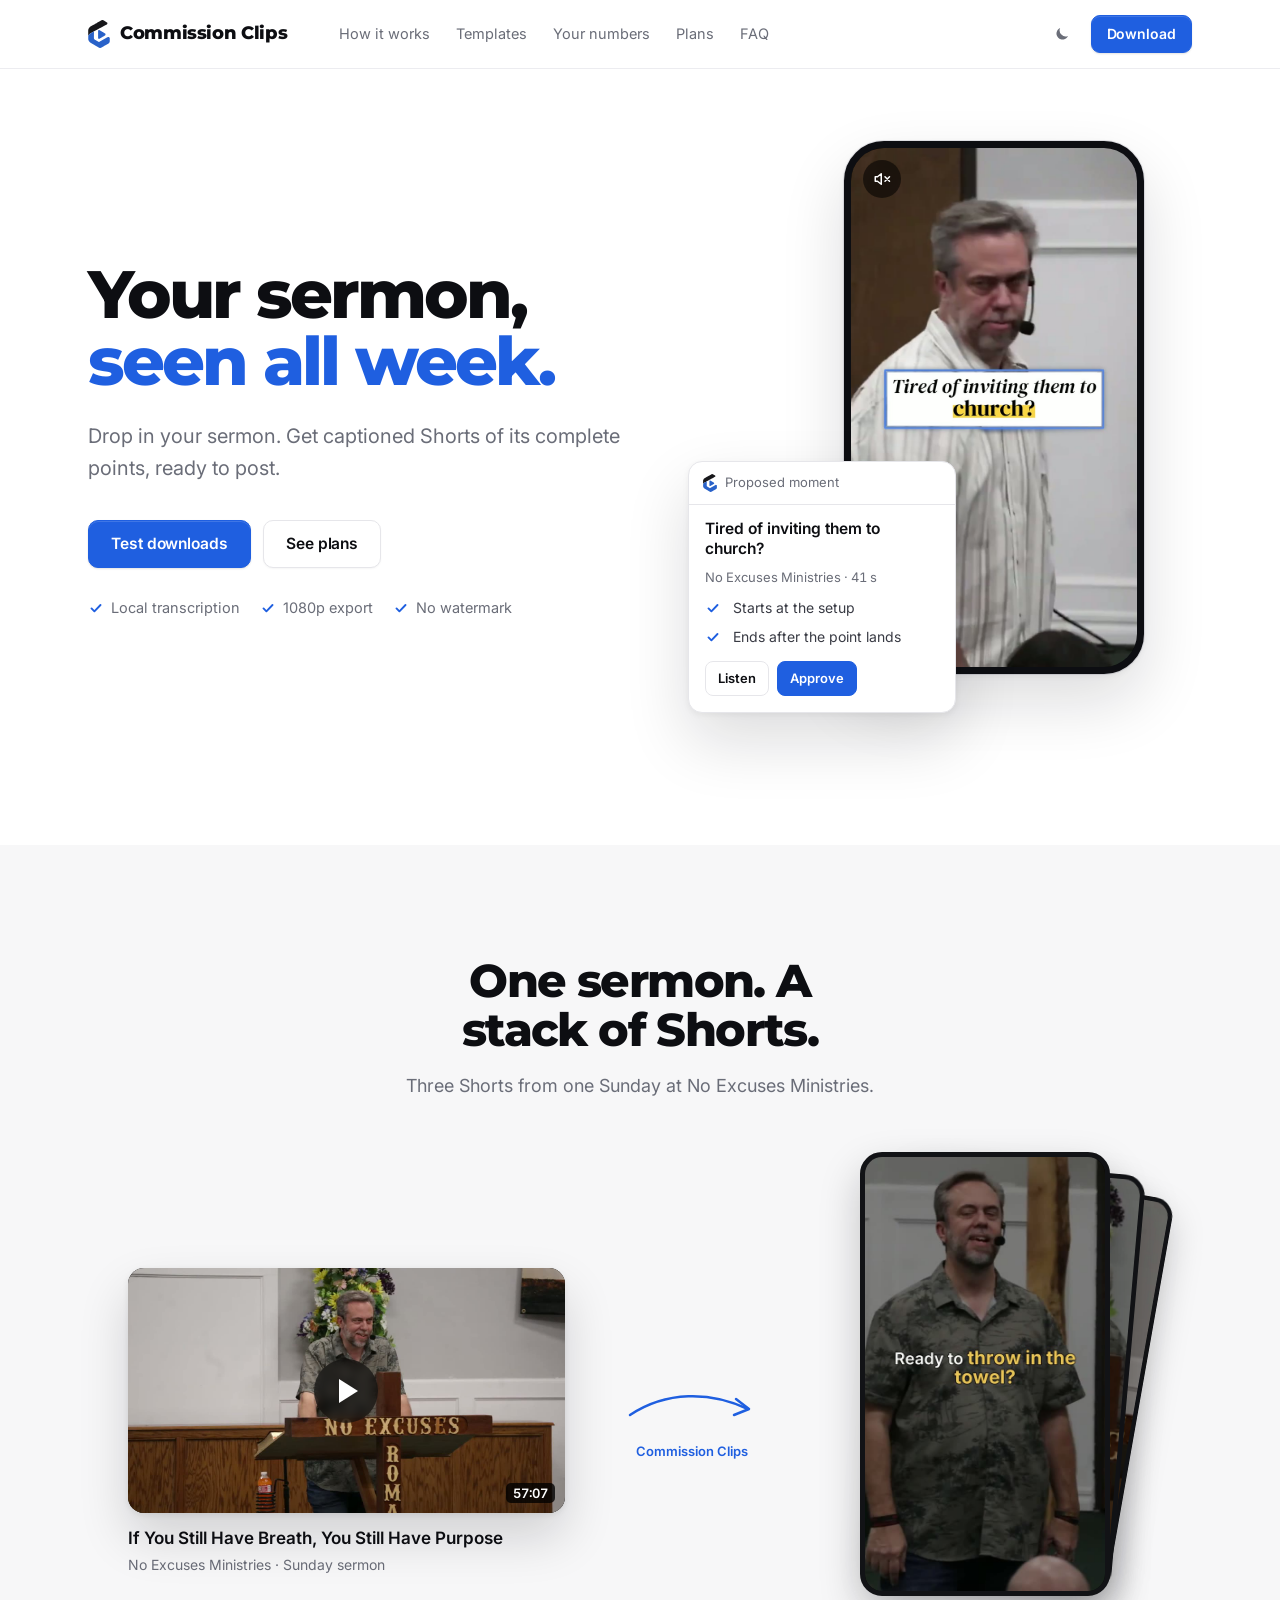
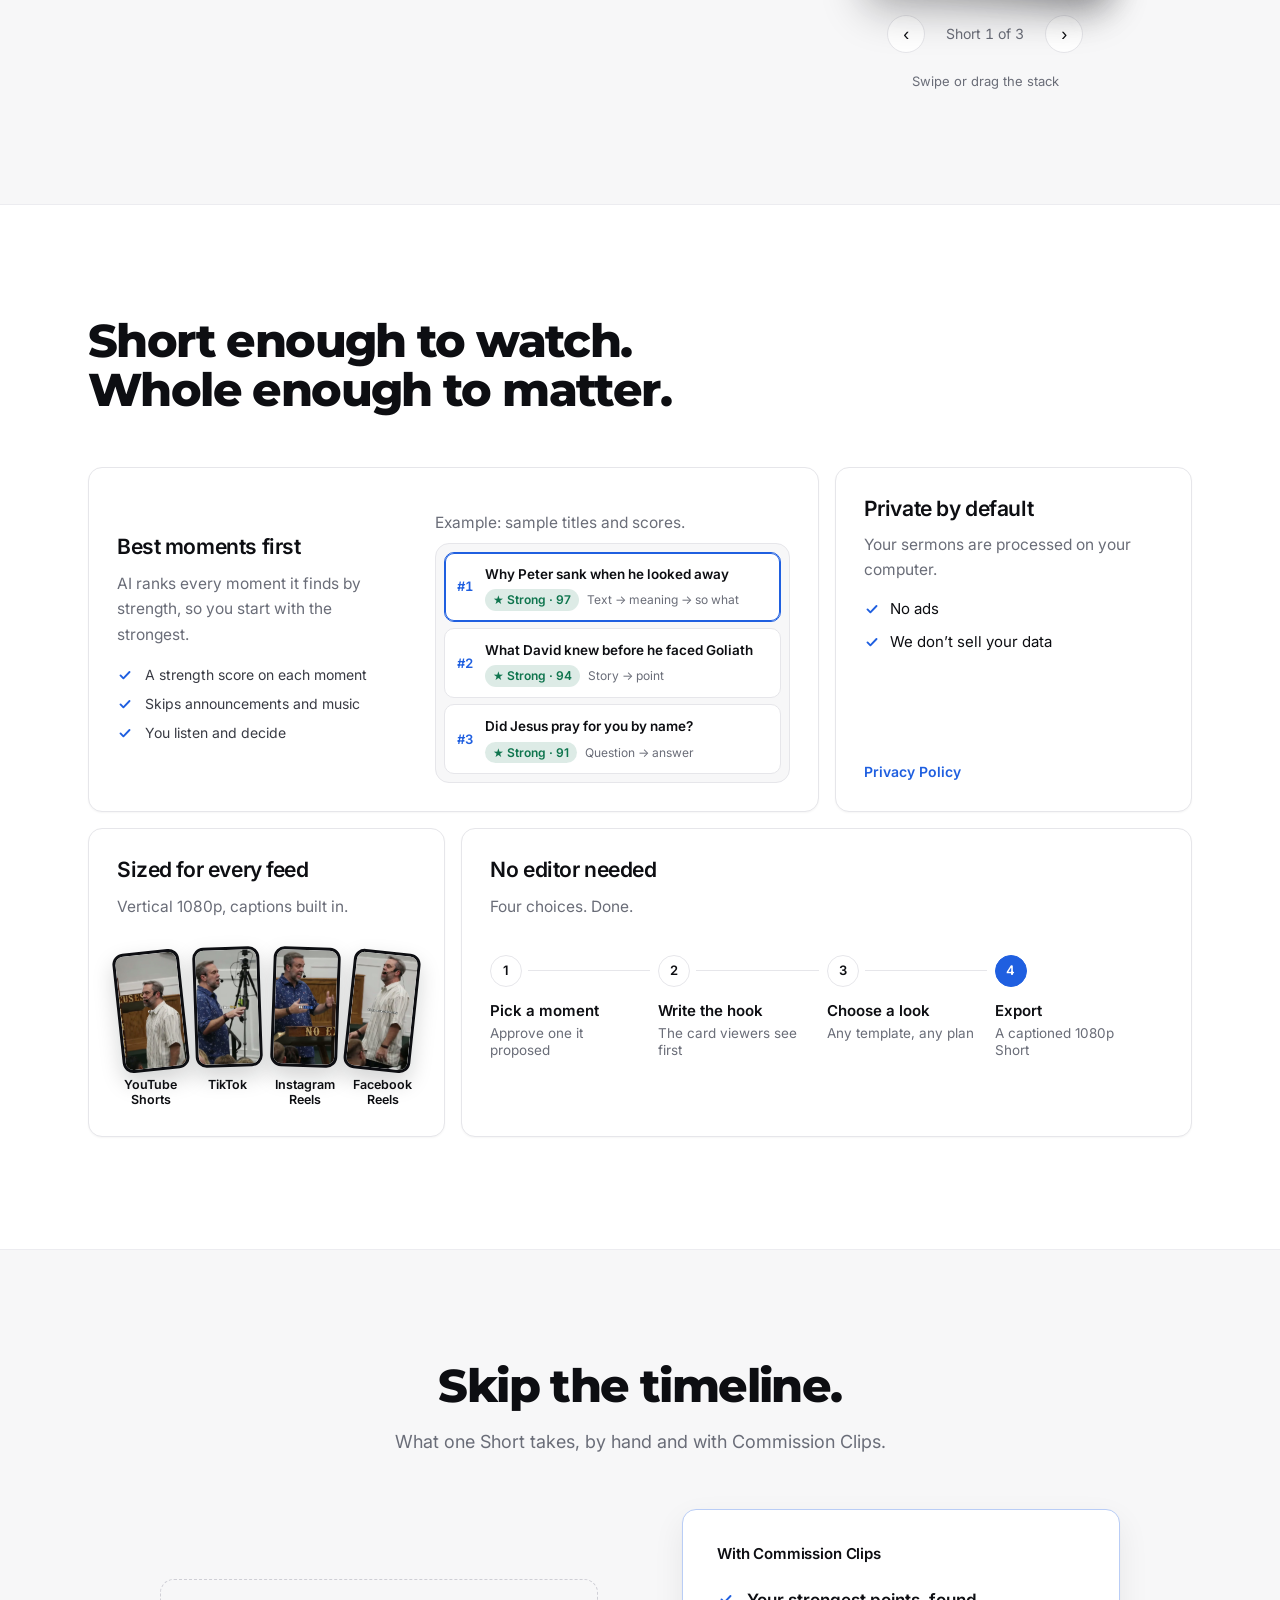
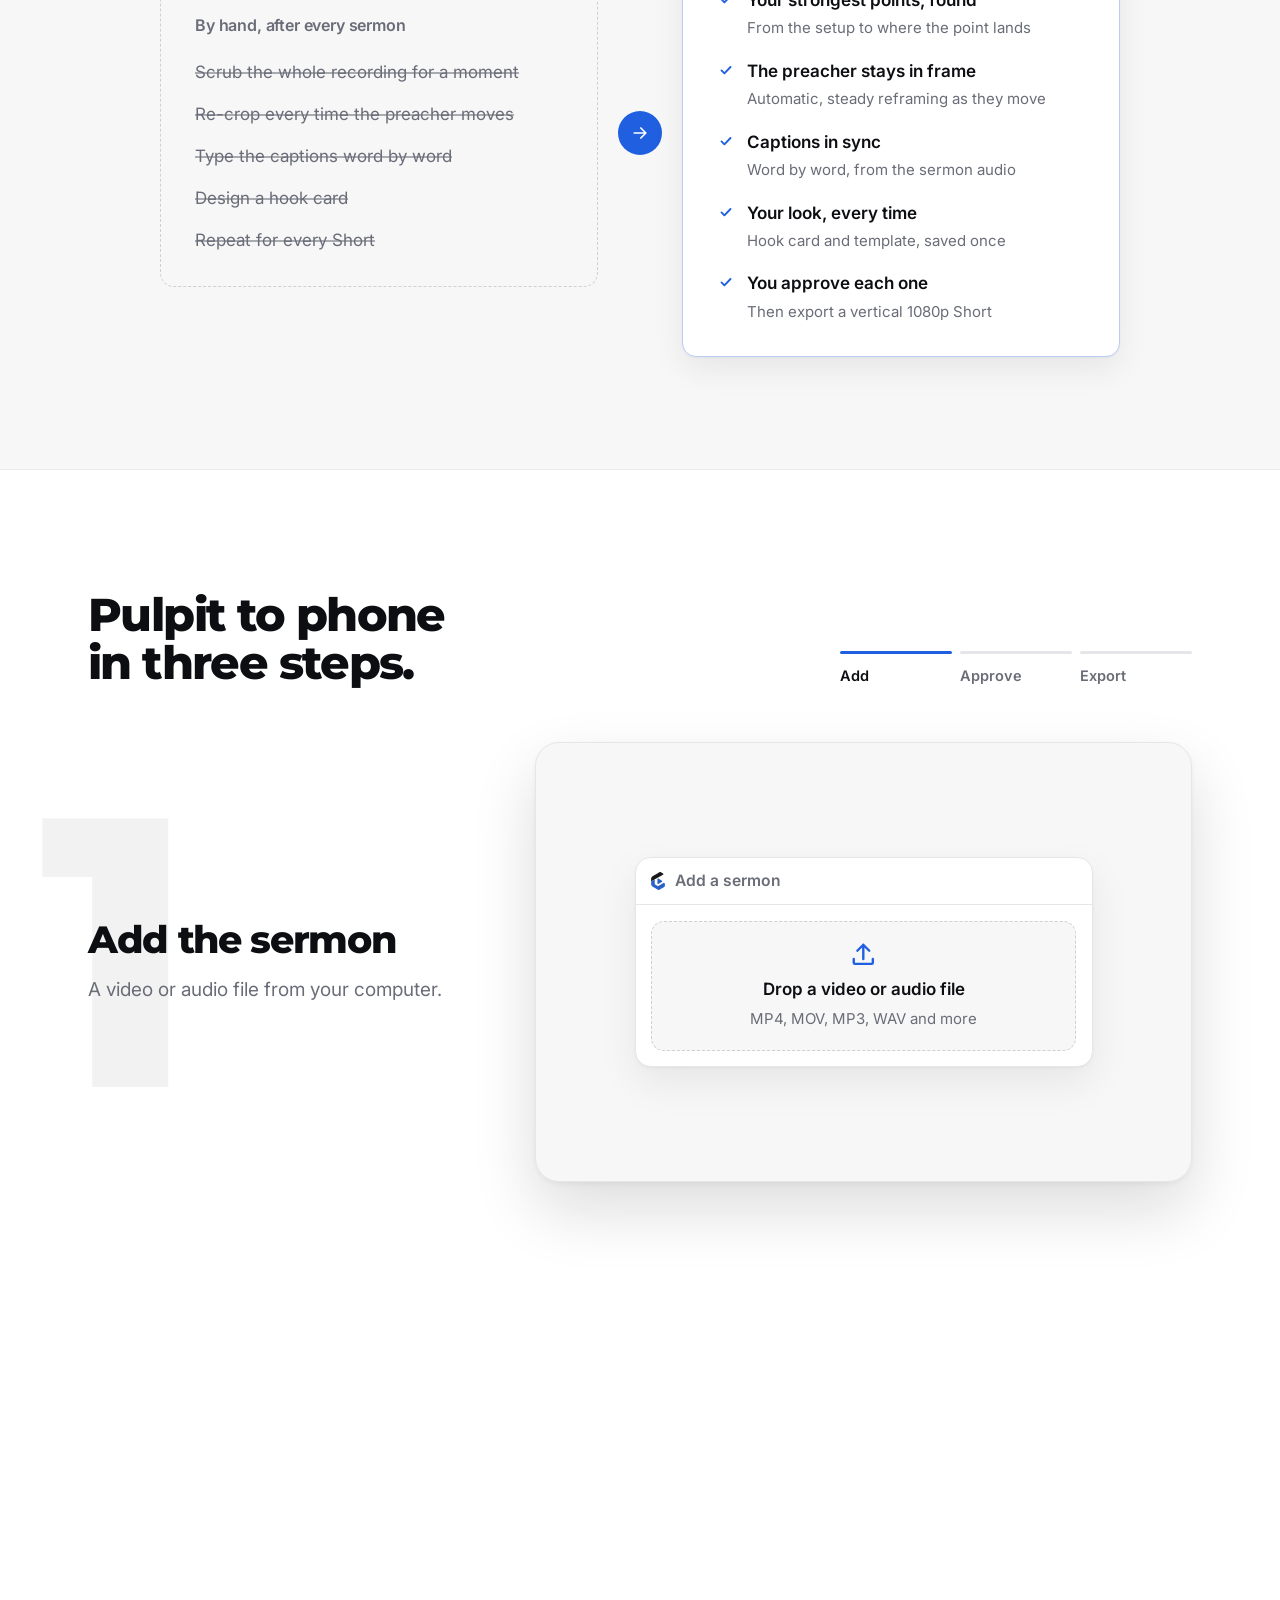
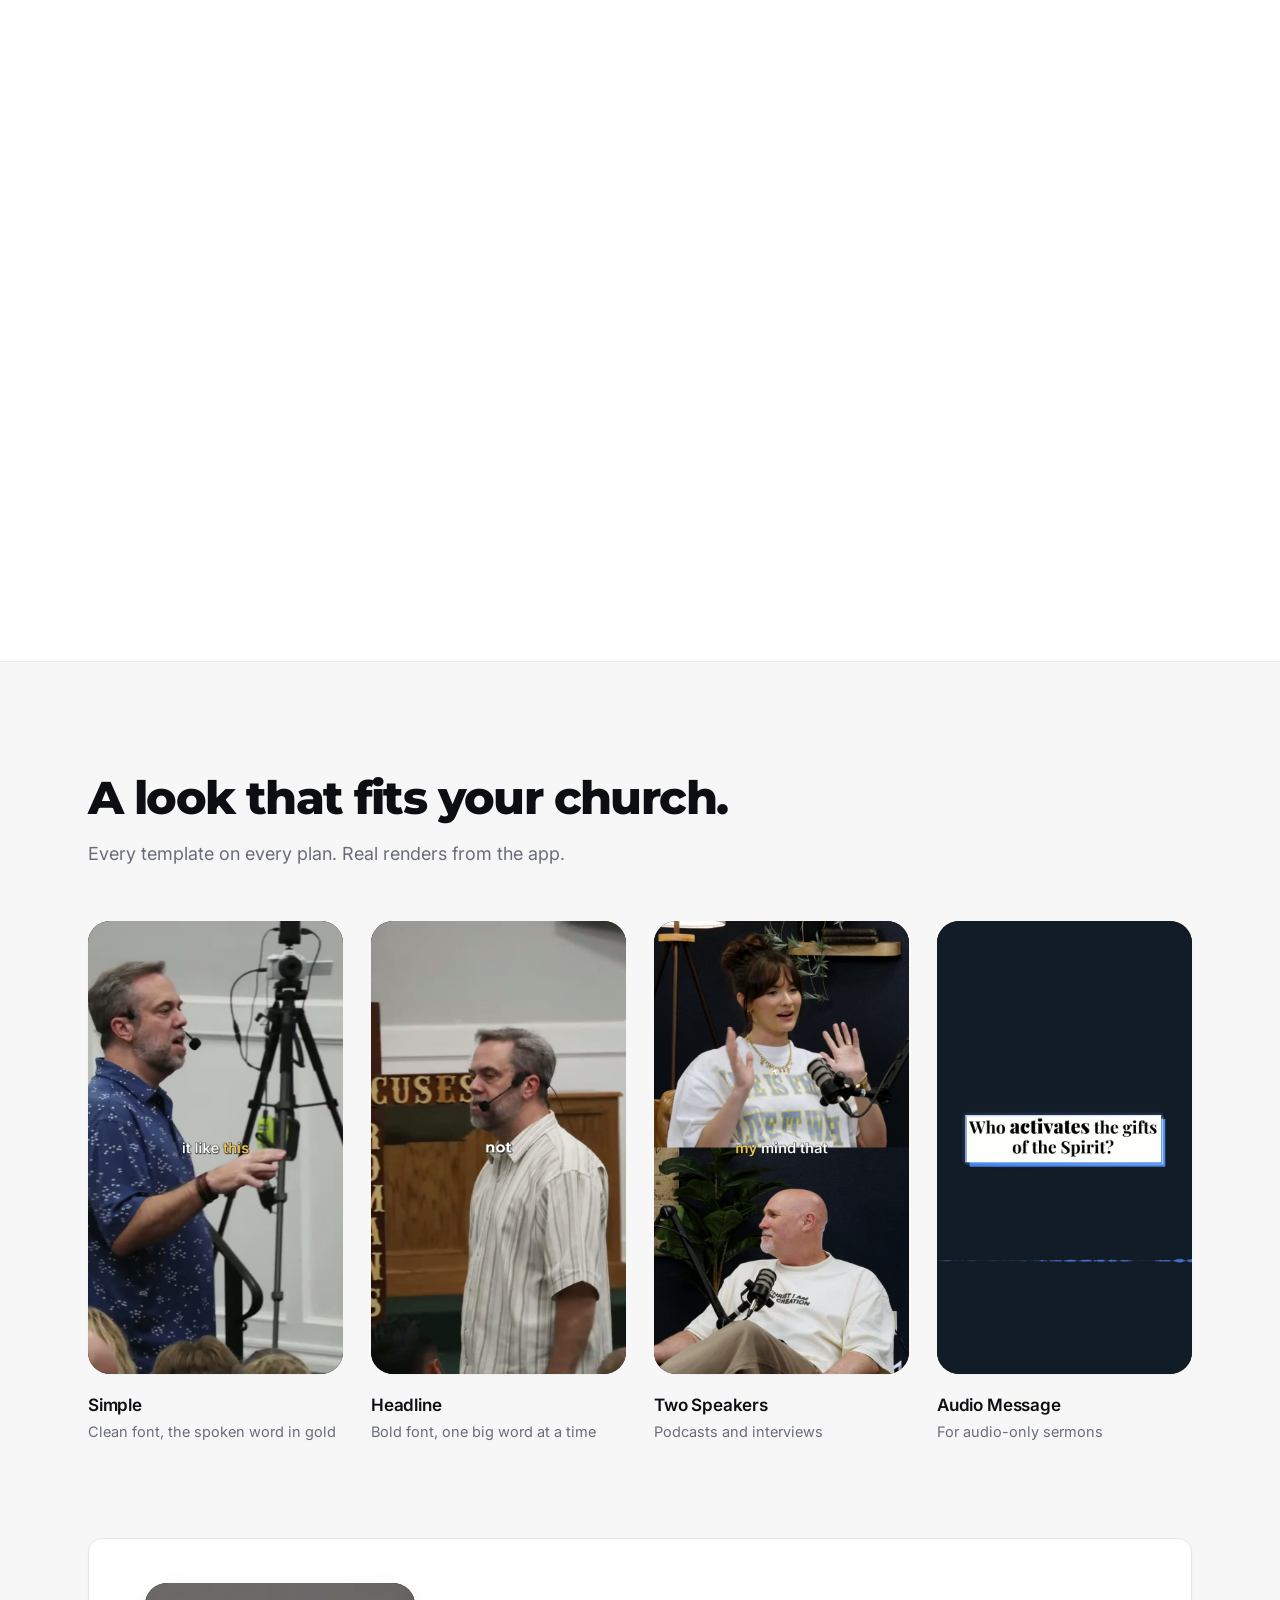
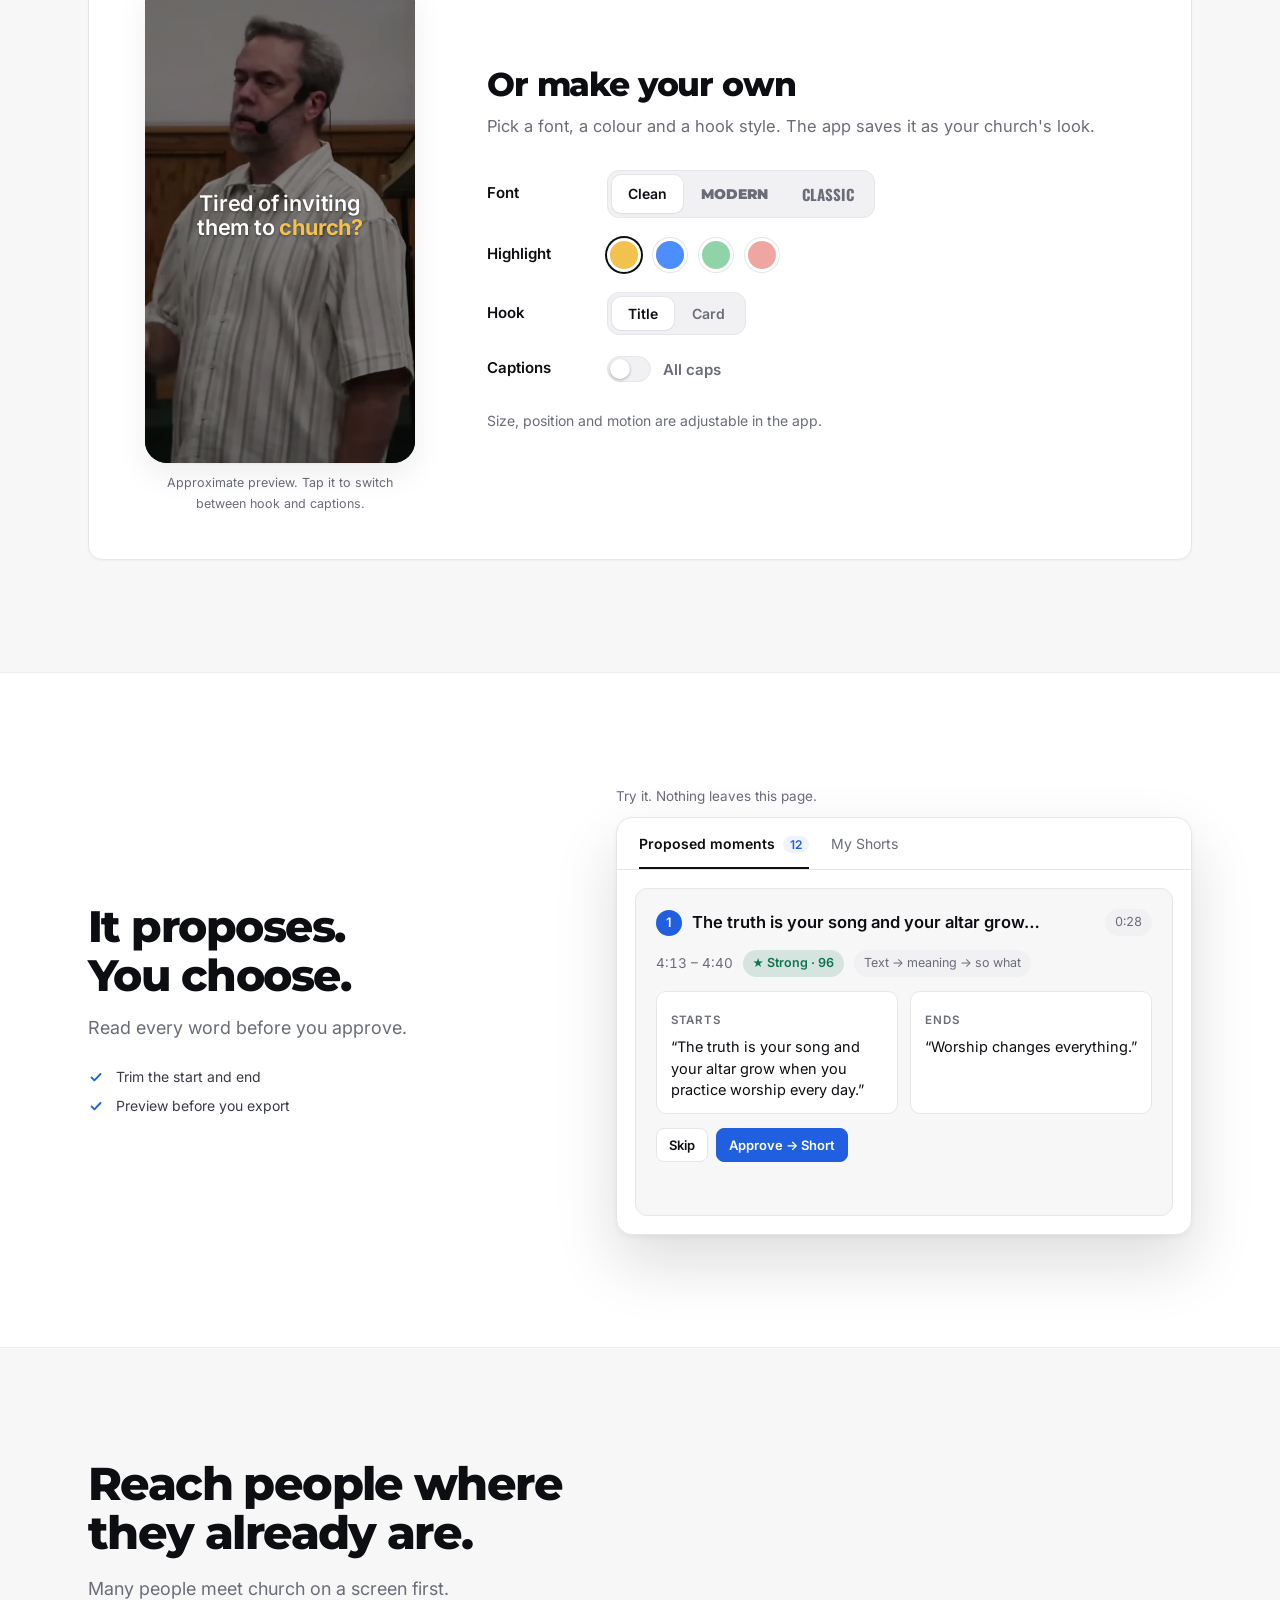
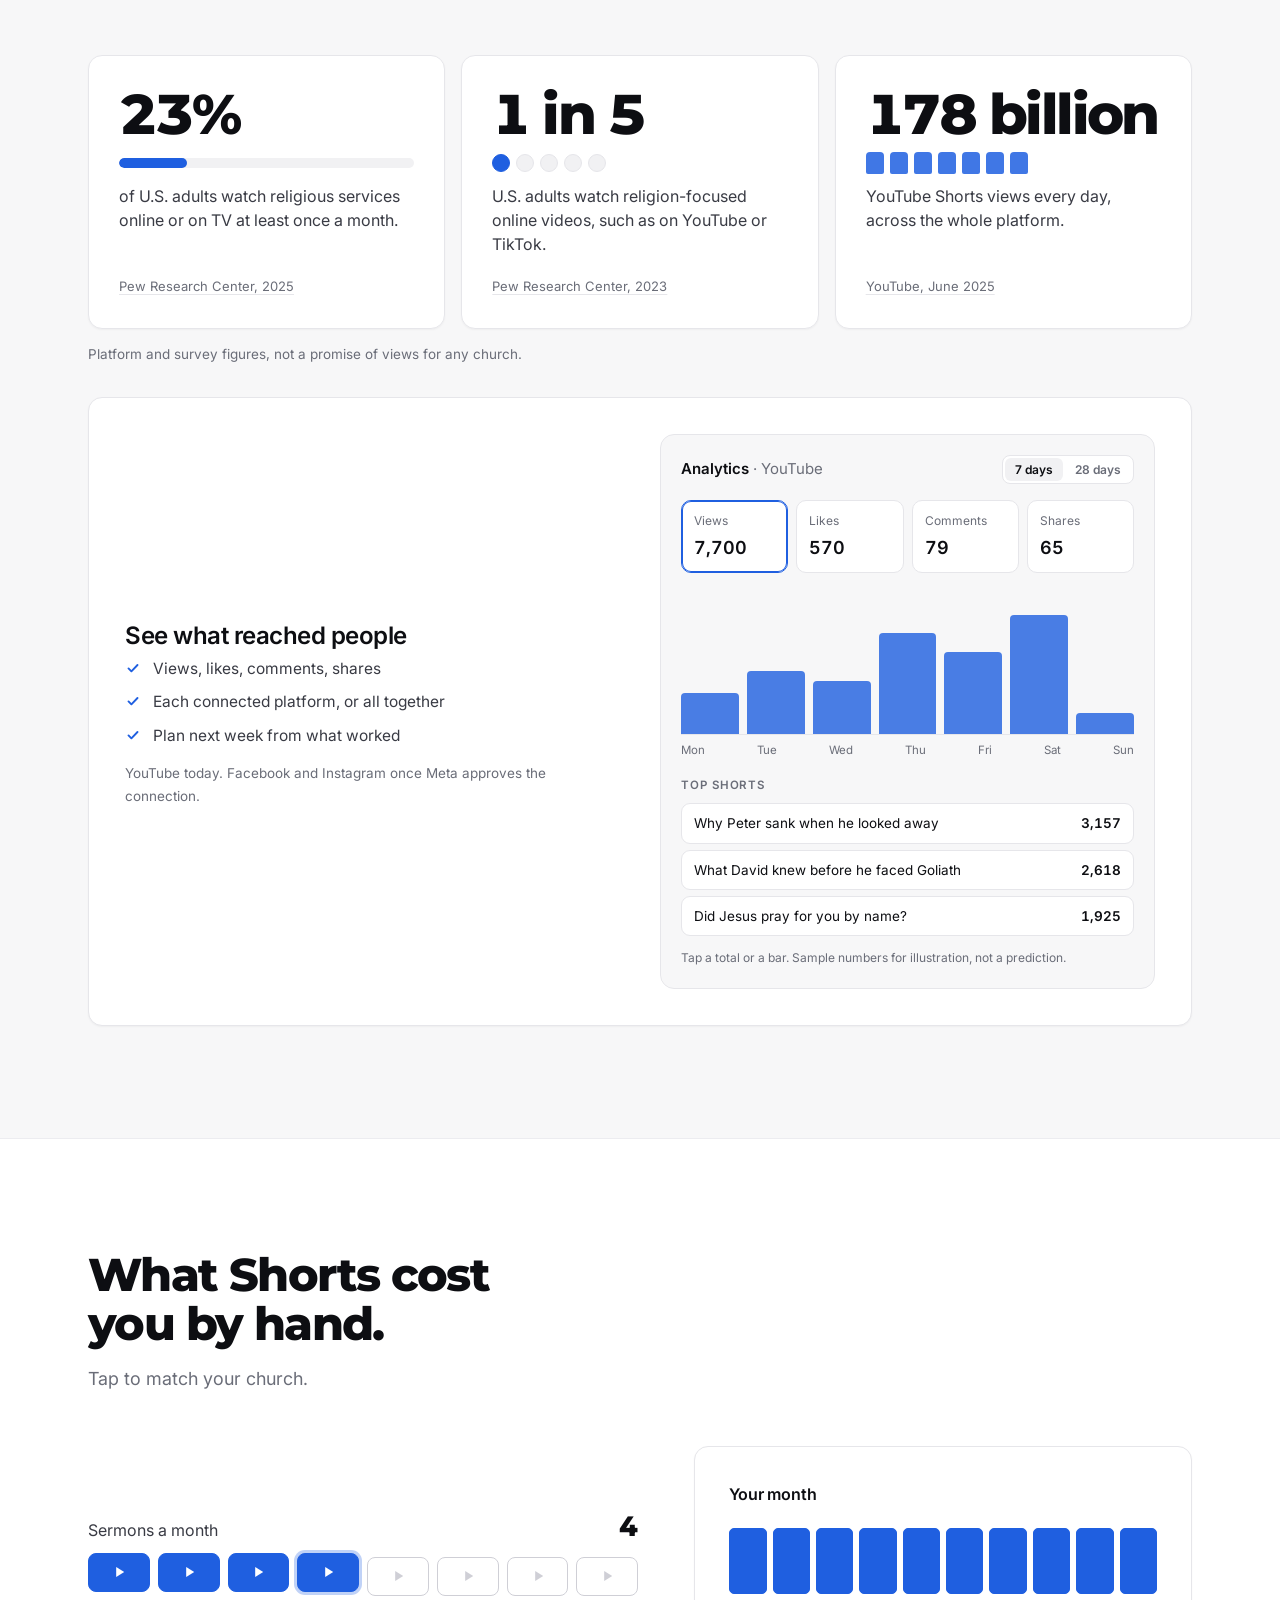
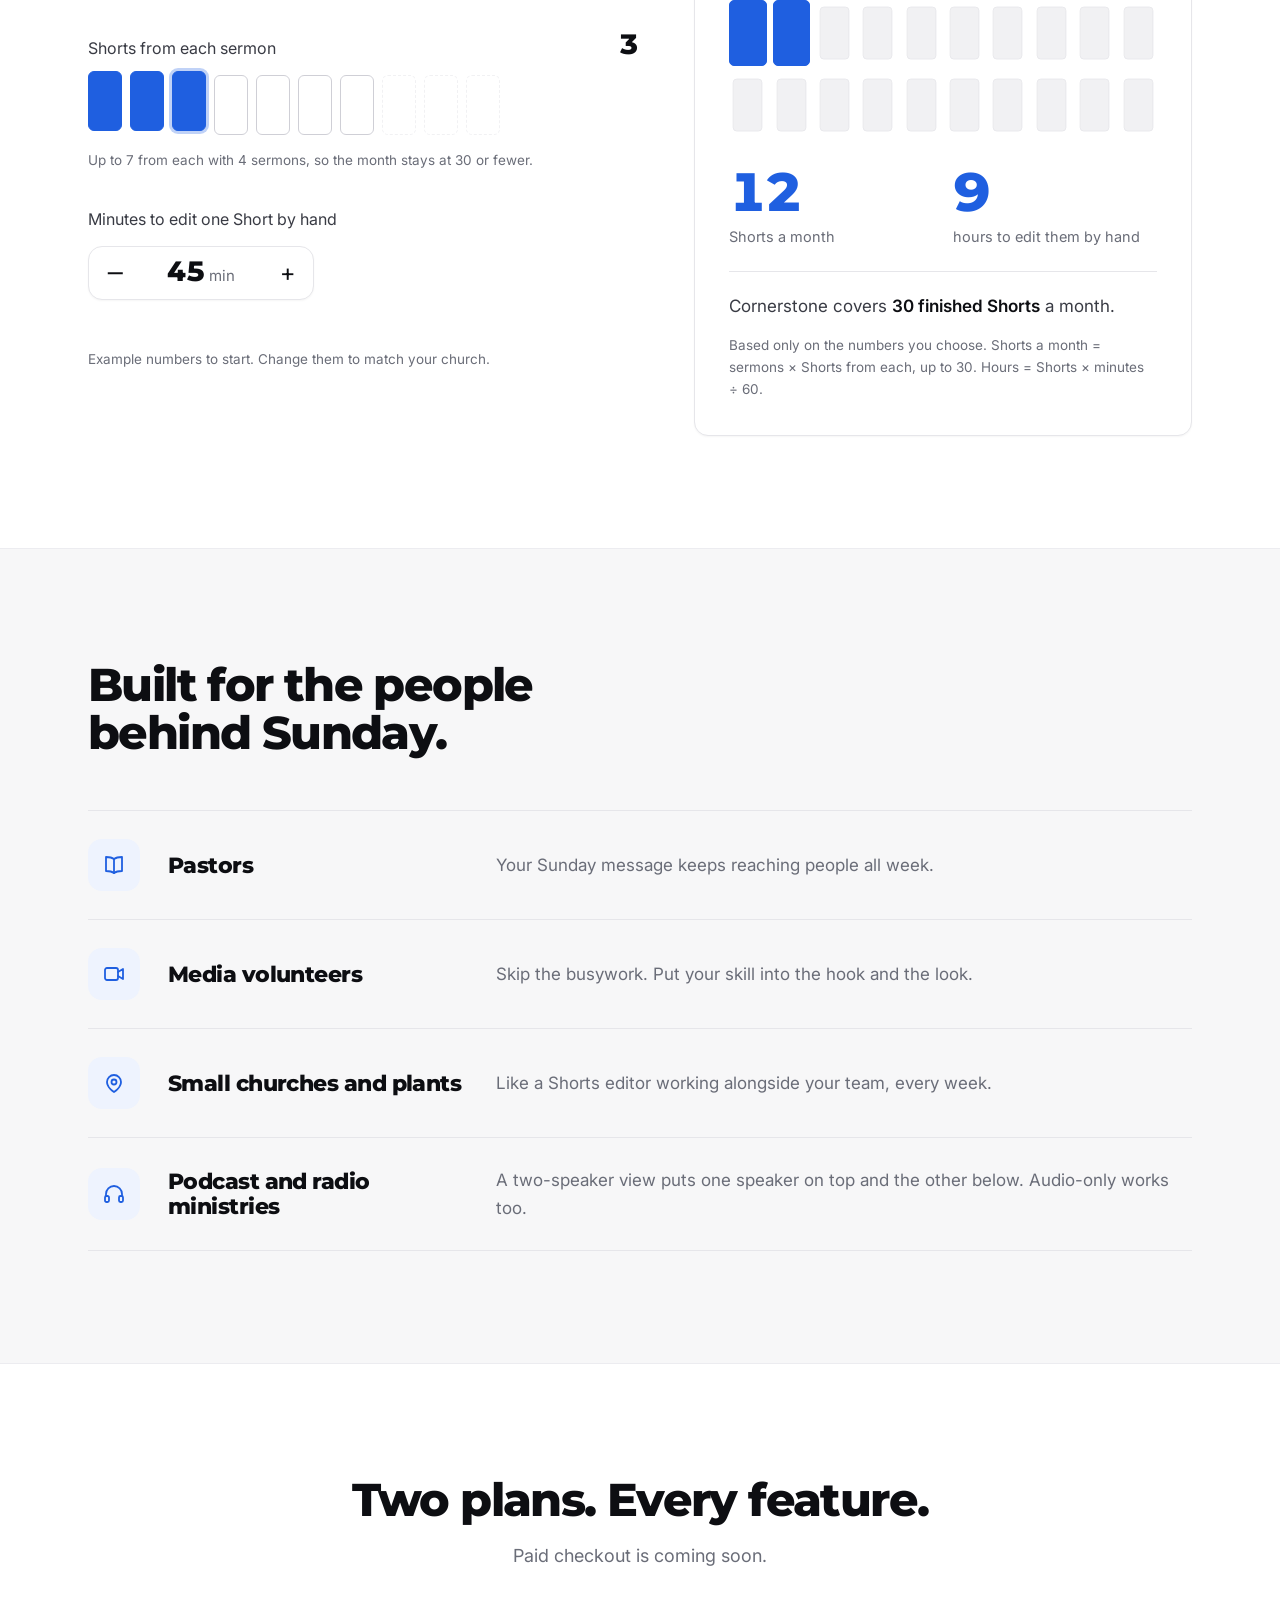
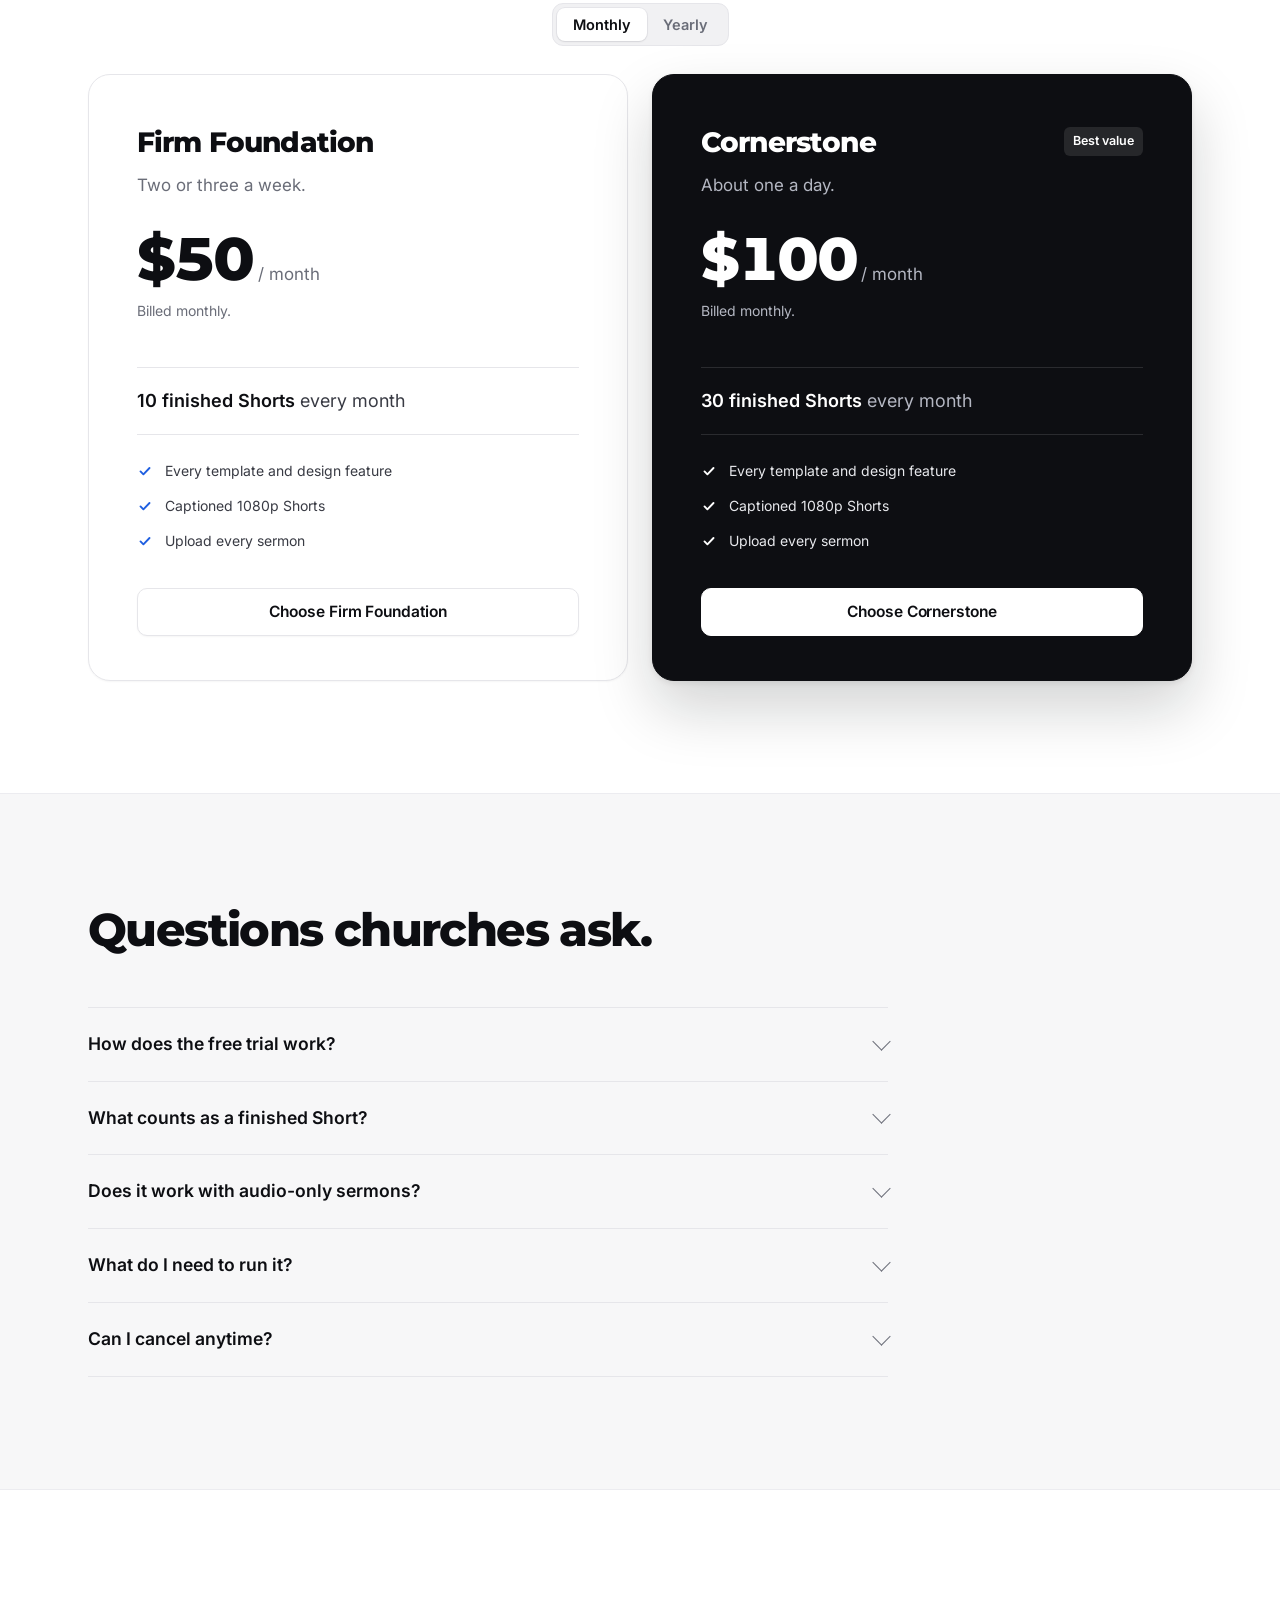
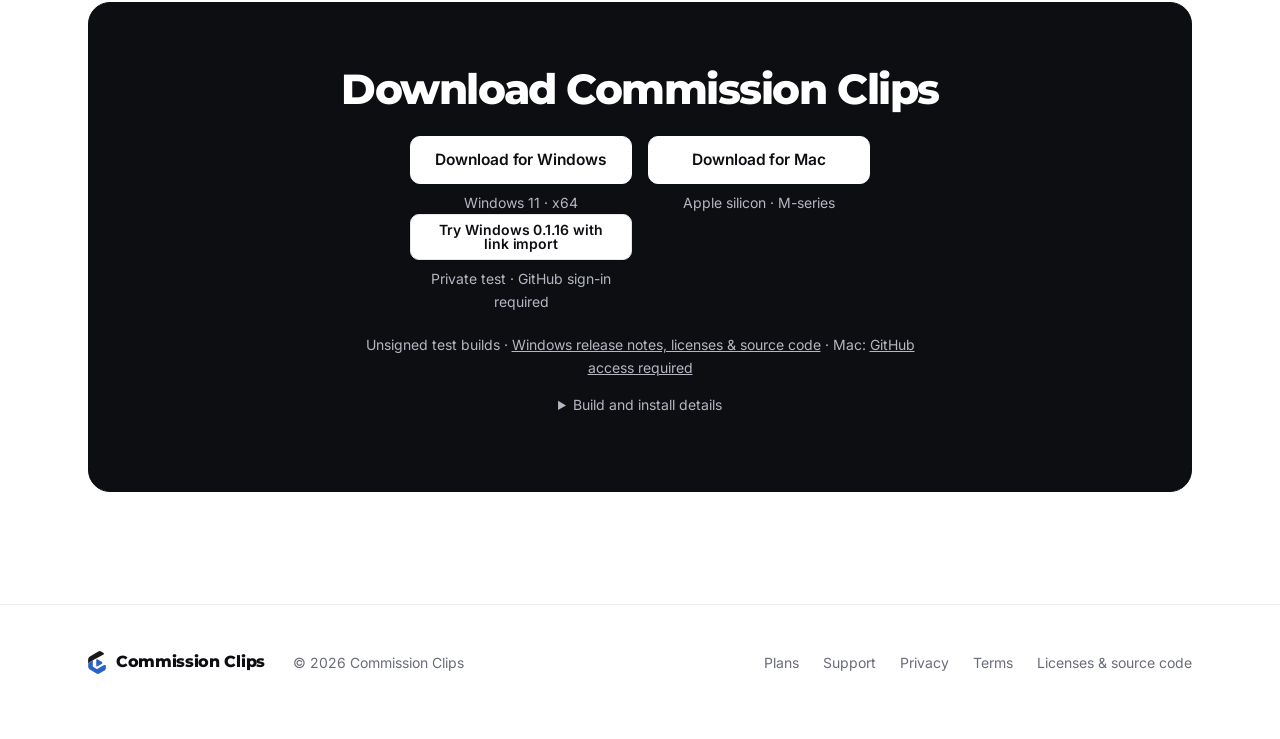
<file: index.html>
<!doctype html>
<html lang="en"><head><meta charset="utf-8"><meta name="viewport" content="width=device-width, initial-scale=1">
<title>Commission Clips — your sermon, seen all week</title>
<meta name="description" content="Commission Clips finds the complete teaching moments in your sermon and turns them into captioned Shorts. 14-day free trial, no card.">
<link rel="canonical" href="https://commissionclips.com/">
<link rel="icon" href="img/logo-ink.svg" type="image/svg+xml"><link rel="icon" href="img/favicon-32.png" sizes="32x32"><link rel="apple-touch-icon" href="img/apple-touch-icon.png">
<meta property="og:type" content="website"><meta property="og:site_name" content="Commission Clips">
<meta property="og:title" content="Commission Clips — your sermon, seen all week"><meta property="og:description" content="Commission Clips finds the complete teaching moments in your sermon and turns them into captioned Shorts. 14-day free trial, no card.">
<meta property="og:url" content="https://commissionclips.com/"><meta property="og:image" content="https://commissionclips.com/img/og.png">
<meta name="twitter:card" content="summary_large_image">
<meta name="theme-color" content="#f3f2ee" media="(prefers-color-scheme: light)"><meta name="theme-color" content="#0b0b0c" media="(prefers-color-scheme: dark)">
<script src="theme.js"></script>
<link rel="stylesheet" href="site.css?v=9">
<style>
.hero { position: relative; overflow: hidden; padding: 72px 0 104px; }
.hero .wrap { display: grid; grid-template-columns: 1.1fr .9fr; gap: 64px; align-items: center; }
.hero h1 { font-size: clamp(44px, 5.2vw, 70px); line-height: 1; letter-spacing: -.045em; margin: 0 0 24px; }
.hero h1 em { font-style: normal; color: var(--accent); }
.hero .lead { font-size: 20px; line-height: 1.6; color: var(--muted); max-width: 540px; }
.hero .ctas { display: flex; flex-wrap: wrap; gap: 12px; margin-top: 36px; }
#download { scroll-margin-top: 72px; }
.download-panel { padding: clamp(32px, 6vw, 64px) clamp(18px, 5vw, 40px); }
.download-panel h2 { font-size: clamp(28px, 4vw, 42px); }
.download-grid { display: grid; grid-template-columns: repeat(auto-fit, minmax(min(100%, 190px), 1fr)); gap: 16px; margin: 24px auto 0; max-width: 460px; }
.download-grid .btn { width: 100%; }
.download-panel .download-compat { margin: 7px 0 0; font-size: 14px; }
.download-panel .download-note a { color: inherit; text-decoration: underline; }
.download-panel .download-note { margin: 20px auto 0; font-size: 14px; }
.download-details { margin: 4px auto 0; max-width: 460px; font-size: 14px; }
.download-details summary { width: fit-content; margin: 0 auto; padding: 10px 4px; min-height: 44px; cursor: pointer; }
.download-details dl { margin: 0; text-align: left; }
.download-details dt { color: #fff; font-weight: 700; margin-top: 12px; }
.download-details dd { margin: 4px 0 0; }
.download-details code { display: block; margin-top: 4px; overflow-wrap: anywhere; }
.promises { display: flex; flex-wrap: wrap; gap: 8px 20px; margin-top: 28px; font-size: 14.5px; color: var(--muted); }
.promises span { display: inline-flex; align-items: center; gap: 7px; }
.promises span::before { content: ""; width: 16px; height: 16px; background: var(--tick) center/16px no-repeat; }
.stage { position: relative; height: 600px; }
.phone { position: absolute; left: 50%; top: 0; transform: translateX(-38%); width: 300px; aspect-ratio: 9 / 16; border-radius: 40px;
  background: #000; border: 7px solid #0d0e12; overflow: hidden; box-shadow: var(--shadow-lg), 0 0 0 1px var(--line); }
.phone video, .phone img { width: 100%; height: 100%; object-fit: cover; }
.float { position: absolute; left: -36px; bottom: 28px; width: 268px; border-radius: 14px; overflow: hidden; background: var(--panel);
  border: 1px solid var(--line); box-shadow: var(--shadow-lg); }
.float .bar { display: flex; align-items: center; gap: 8px; padding: 10px 14px; border-bottom: 1px solid var(--line); font-size: 13px; color: var(--muted); }
.float .bar img { width: 14px; height: 18px; }
.mo { padding: 14px 16px 16px; display: grid; gap: 8px; }
.mo-title { color: var(--text); font-size: 15.5px; line-height: 1.3; }
.mo-meta { color: var(--muted); font-size: 13px; font-variant-numeric: tabular-nums; }
.ticks { list-style: none; margin: 0; padding: 0; display: grid; gap: 6px; }
.ticks li { display: flex; align-items: center; gap: 8px; font-size: 14px; color: var(--soft); }
.ticks li::before, .free li::before { content: ""; flex: none; width: 16px; height: 16px; background: var(--tick) center/16px no-repeat; }
.mo-actions { display: flex; gap: 8px; margin-top: 4px; }
.mini { padding: 6px 12px; border-radius: 8px; border: 1px solid var(--line); font-size: 13px; font-weight: 600; color: var(--text); background: var(--panel); }
.mini.primary { background: var(--accent); border-color: var(--accent); color: var(--accent-on); }
.bento { display: grid; grid-template-columns: repeat(3, minmax(0, 1fr)); gap: 16px; }
.tile { padding: 28px; display: flex; flex-direction: column; gap: 10px; min-width: 0; }
.tile h3 { font-size: 21px; line-height: 1.25; letter-spacing: -.02em; } .tile p { color: var(--muted); font-size: 15.5px; }
.ai { margin-top: 8px; display: grid; grid-template-columns: 1fr 1fr; gap: 16px; padding: 18px 20px; border-radius: 12px; background: var(--surface); border: 1px solid var(--line); }
.ai > div { display: grid; gap: 10px; align-content: start; min-width: 0; }
.ai-label { font-size: 12px; font-weight: 600; letter-spacing: .08em; text-transform: uppercase; color: var(--muted); }
.ai .chips { margin: 0; } .ai .chips li { background: var(--panel); }
.free { list-style: none; margin: 4px 0 0; padding: 0; display: grid; gap: 8px; }
.free li { display: flex; align-items: center; gap: 10px; font-size: 15px; color: var(--text); }
.counts { margin-top: 6px; display: flex; justify-content: space-between; gap: 12px; padding: 12px 14px; border-radius: 10px; background: var(--surface); border: 1px solid var(--line); font-size: 14.5px; color: var(--text); }
.counts b { color: var(--accent-ink); }
.more { margin-top: auto; padding-top: 6px; font-size: 14px; font-weight: 600; color: var(--accent-ink); }
.more:hover { text-decoration: underline; text-underline-offset: 3px; }
.stat { margin-top: 2px; } .tile .stat { color: var(--text); font-size: 16px; } .stat b { display: block; font-family: var(--font-display); font-weight: 800; font-size: 40px; line-height: 1.05; color: var(--text); letter-spacing: -.04em; }
.tile .src { font-size: 13px; } .src a { text-decoration: underline; text-underline-offset: 2px; }
.t-points { grid-column: span 2; }
/* Best moments first: the copy beside a small example of the ranked list */
.bm { display: grid; grid-template-columns: minmax(0, .9fr) minmax(0, 1.1fr); gap: 28px; align-items: center; height: 100%; }
.bm-copy { display: grid; gap: 10px; align-content: start; }
.bm-copy .ticks { margin-top: 6px; }
.bm-ex { display: grid; gap: 8px; min-width: 0; } .bm-note { margin: 0; }
.bm-list { list-style: none; margin: 0; padding: 8px; display: grid; gap: 6px; border-radius: 14px; background: var(--surface); border: 1px solid var(--line); }
.bm-list li { display: flex; align-items: center; gap: 12px; padding: 10px 12px; border-radius: 10px; background: var(--panel); border: 1px solid var(--line); min-width: 0; }
.bm-list li:first-child { border-color: var(--accent); box-shadow: inset 0 0 0 1px var(--accent); }
.bm-list i { flex: none; font-style: normal; font-weight: 700; font-size: 13px; color: var(--accent-ink); font-variant-numeric: tabular-nums; }
.bm-list span { display: grid; gap: 4px; min-width: 0; }
.bm-list b { font-size: 13.5px; font-weight: 600; color: var(--text); text-wrap: balance; }
.bm-list em { font-style: normal; font-size: 12px; color: var(--muted); display: flex; flex-wrap: wrap; gap: 4px 8px; align-items: center; }
.bm-list .st { text-decoration: none; font-weight: 600; color: var(--good); background: color-mix(in srgb, var(--good) 14%, transparent); border-radius: 999px; padding: 1px 8px; }
.bm-list .st.dev { color: var(--soft); background: var(--raised); }
@media (max-width: 760px) { .bm { grid-template-columns: minmax(0, 1fr); } }
.t-team { grid-column: span 2; }
 .chips { list-style: none; margin: 8px 0 0; padding: 0; display: flex; flex-wrap: wrap; gap: 8px; }
.chips li { padding: 6px 12px; border-radius: 8px; background: var(--surface); border: 1px solid var(--line); font-size: 14px; color: var(--text); }
.flow { list-style: none; margin: 8px 0 0; padding: 0; display: flex; flex-wrap: wrap; align-items: center; gap: 8px; counter-reset: f; }
.flow li { counter-increment: f; display: flex; align-items: center; gap: 8px; padding: 7px 14px 7px 7px; border-radius: 10px; background: var(--surface); border: 1px solid var(--line); font-size: 14.5px; color: var(--text); }
.flow li::before { content: counter(f); width: 22px; height: 22px; border-radius: 6px; display: grid; place-items: center; background: var(--panel); border: 1px solid var(--line); color: var(--text); font-size: 12px; font-weight: 600; }
.t-team .flow { margin-top: 26px; display: grid; grid-template-columns: repeat(4, minmax(0, 1fr)); gap: 0; align-items: start; }
.t-team .flow li { position: relative; display: block; padding: 0 18px 0 0; background: none; border: 0; border-radius: 0; font-weight: 600; font-size: 15px; }
.t-team .flow li::before { position: relative; z-index: 1; width: 30px; height: 30px; border-radius: 50%; margin-bottom: 14px; font-size: 13px; }
.t-team .flow li:not(:last-child)::after { content: ""; position: absolute; top: 15px; left: 38px; right: 8px; height: 1px; background: var(--line); }
.t-team .flow li:last-child::before { background: var(--accent); border-color: var(--accent); color: #fff; }
.t-team .flow span { display: grid; gap: 4px; line-height: 1.3; }
.t-team .flow small { font-weight: 400; font-size: 13.5px; color: var(--muted); }
@media (max-width: 560px) {
  .t-team .flow { grid-template-columns: 1fr; gap: 20px; }
  .t-team .flow li { padding: 4px 0 0 44px; min-height: 30px; }
  .t-team .flow li::before { position: absolute; left: 0; top: 0; margin: 0; }
  .t-team .flow li:not(:last-child)::after { top: 34px; bottom: -16px; left: 15px; right: auto; width: 1px; height: auto; } }
.brand-band p { max-width: 560px; }
.dots { list-style: none; margin: 0; padding: 0; display: grid; gap: 6px; }
.dots li { display: flex; align-items: center; gap: 10px; font-size: 14px; color: var(--soft); }
.dots li::before { content: ""; flex: none; width: 6px; height: 6px; border-radius: 2px; background: var(--accent-ink); opacity: .7; }
/* Sized for every feed: four little phones, fanned; they straighten when the tile is hovered. */
.feeds { list-style: none; margin: auto 0 0; padding: 18px 0 0; display: grid; grid-template-columns: repeat(4, minmax(0, 1fr)); gap: 10px; }
.feeds li { display: grid; gap: 10px; justify-items: center; align-content: start; text-align: center; font-size: 12.5px; font-weight: 600; line-height: 1.25; color: var(--text); }
.feeds img { width: 100%; aspect-ratio: 9 / 16; object-fit: cover; border-radius: 11px; border: 3px solid #0d0e12; background: #000;
  box-shadow: 0 10px 22px rgba(13, 14, 18, .18); transition: transform .45s cubic-bezier(.3, 1.5, .5, 1); }
.feeds li:nth-child(1) img { transform: rotate(-6deg) translateY(4px); }
.feeds li:nth-child(2) img { transform: rotate(-2deg); }
.feeds li:nth-child(3) img { transform: rotate(2deg); }
.feeds li:nth-child(4) img { transform: rotate(6deg) translateY(4px); }
.t-feeds:hover .feeds img { transform: translateY(-6px); }
.feeds li:nth-child(2) img, .t-feeds:hover .feeds li:nth-child(2) img { transition-delay: 40ms; }
.feeds li:nth-child(3) img, .t-feeds:hover .feeds li:nth-child(3) img { transition-delay: 80ms; }
.feeds li:nth-child(4) img, .t-feeds:hover .feeds li:nth-child(4) img { transition-delay: 120ms; }
@media (prefers-reduced-motion: reduce) { .feeds img { transition: none; } }
.stats { display: grid; grid-template-columns: repeat(3, minmax(0, 1fr)); gap: 16px; }
.fact { margin: 0; display: flex; flex-direction: column; gap: 10px; padding: 30px; }
.fact b { font-family: var(--font-display); font-weight: 800; font-size: clamp(40px, 4.4vw, 56px); line-height: 1; letter-spacing: -.045em; color: var(--text); }
.fact b { font-variant-numeric: tabular-nums; }
/* Each figure gets a small picture that fills in as it counts up: 27 of 100, 1 of 5 people, 200 billion every day of the week. */
.fact-viz { display: flex; align-items: center; gap: 6px; height: 22px; }
.fact-viz.bar { height: 10px; margin-block: 6px; border-radius: 999px; background: var(--raised); overflow: hidden; }
.fact-viz.bar i { width: calc(var(--p) * 100%); height: 100%; border-radius: inherit; background: var(--accent); transform-origin: left; transition: transform 1.2s cubic-bezier(.2,.7,.2,1) var(--d, 0s); }
.fact-viz.dots i { width: 18px; height: 18px; border-radius: 50%; background: var(--raised); border: 1px solid var(--line); transition: background .4s ease calc(var(--d, 0s) + .8s), border-color .4s ease calc(var(--d, 0s) + .8s), transform .4s cubic-bezier(.3,1.6,.5,1) calc(var(--d, 0s) + .8s); }
.fact-viz.dots i.on { background: var(--accent); border-color: var(--accent); }
.fact-viz.week { align-items: flex-end; }
.fact-viz.week i { flex: 1; max-width: 18px; height: 100%; border-radius: 4px 4px 2px 2px; background: var(--accent); opacity: .85; transform-origin: bottom; transition: transform .7s cubic-bezier(.2,.7,.2,1) calc(var(--d, 0s) + var(--j) * 90ms); }
.fact.armed .fact-viz.bar i { transform: scaleX(0); }
.fact.armed .fact-viz.dots i.on { background: var(--raised); border-color: var(--line); transform: scale(.6); }
.fact.armed .fact-viz.week i { transform: scaleY(0); }
.fact figcaption { color: var(--soft); font-size: 16px; line-height: 1.5; }
.fact a { margin-top: auto; padding-top: 10px; font-size: 13px; color: var(--muted); text-decoration: underline; text-underline-offset: 3px; text-decoration-color: var(--line); }
.fact a:hover { color: var(--text); }
.fineprint { color: var(--muted); font-size: 13.5px; margin-top: 14px; }
.insights { margin-top: 32px; display: grid; grid-template-columns: 1fr 1fr; gap: 40px; align-items: center; padding: 36px; }
.ins-copy h3 { font-size: 24px; letter-spacing: -.02em; } .ins-copy > p.muted { margin: 8px 0 18px; }
.ins-copy .ticks { gap: 8px; } .ins-copy .ticks li { font-size: 15.5px; }
.ins-panel { border: 1px solid var(--line); border-radius: 14px; background: var(--surface); padding: 20px; min-width: 0; }
.ins-top { display: flex; justify-content: space-between; align-items: center; gap: 10px; }
.ins-top b { color: var(--text); font-size: 15px; }
.ins-tag { font-size: 11.5px; font-weight: 600; color: var(--muted); border: 1px solid var(--line); border-radius: 6px; padding: 2px 8px; background: var(--panel); white-space: nowrap; }
.ins-kpis { display: grid; grid-template-columns: repeat(4, minmax(0, 1fr)); gap: 8px; margin-top: 16px; }
.ins-kpis button { font: inherit; text-align: left; cursor: pointer; background: var(--panel); border: 1px solid var(--line); border-radius: 10px; padding: 10px 12px; display: grid; gap: 2px; min-width: 0; transition: border-color .15s; }
.ins-kpis button:hover { border-color: color-mix(in srgb, var(--text) 28%, var(--line)); }
.ins-kpis button[aria-checked="true"] { border-color: var(--accent); box-shadow: inset 0 0 0 1px var(--accent); }
.ins-kpis span { font-size: 12px; color: var(--muted); } .ins-kpis b { color: var(--text); font-size: 18px; font-variant-numeric: tabular-nums; }
.ins-chart { position: relative; margin-top: 18px; padding-top: 24px; }
.ins-scope { font-weight: 400; color: var(--muted); }
#analytics-demo { scroll-margin-top: 96px; }
[data-grow] { scale: var(--g-s, 1); transform-origin: center top; }
.ins-bars button { transform: scaleY(var(--grow, 1)); transform-origin: bottom; }
.ins-bars { height: 120px; display: grid; grid-template-columns: repeat(var(--n, 7), minmax(0, 1fr)); gap: var(--g, 8px); align-items: end; border-bottom: 1px solid var(--line); }
.ins-bars button { height: var(--h); min-height: 3px; padding: 0; border: 0; border-radius: 4px 4px 0 0; background: var(--accent); opacity: .8; cursor: pointer; transition: height .35s ease, opacity .15s; }
.ins-bars button:hover, .ins-bars button:focus-visible, .ins-bars button.on { opacity: 1; outline: none; box-shadow: 0 0 0 2px var(--panel), 0 0 0 3px var(--accent); }
.ins-tip { position: absolute; top: 0; right: 0; font-size: 12.5px; color: var(--text); font-weight: 600; font-variant-numeric: tabular-nums; }
.ins-days { display: flex; justify-content: space-between; margin-top: 6px; font-size: 11.5px; color: var(--muted); }
.ins-range { display: flex; gap: 2px; padding: 2px; border: 1px solid var(--line); border-radius: 8px; background: var(--panel); }
.ins-range button { font: 600 12px var(--font); color: var(--muted); background: none; border: 0; border-radius: 6px; padding: 4px 10px; cursor: pointer; }
.ins-range button[aria-checked="true"] { background: var(--raised); color: var(--text); }
.ins-list { margin-top: 16px; display: grid; grid-template-columns: minmax(0, 1fr); gap: 8px; }
.ins-label { font-size: 11.5px; font-weight: 600; letter-spacing: .08em; text-transform: uppercase; color: var(--muted); }
.ins-list ol { list-style: none; margin: 0; padding: 0; display: grid; grid-template-columns: minmax(0, 1fr); gap: 6px; }
.ins-list li { display: flex; align-items: center; gap: 10px; padding: 8px 12px; border-radius: 9px; background: var(--panel); border: 1px solid var(--line); font-size: 13.5px; color: var(--text); }
.ins-list li span { flex: 1; min-width: 0; overflow: hidden; text-overflow: ellipsis; white-space: nowrap; }
.ins-list li b { font-variant-numeric: tabular-nums; font-weight: 600; }
.ins-list li.new { border-color: var(--accent); flex-wrap: wrap; row-gap: 2px; }
.ins-list li.new span { min-width: max-content; }
.ins-list li small { color: var(--muted); font-size: 12px; white-space: nowrap; }
.ins-sample { margin-top: 12px; font-size: 12px; color: var(--muted); }
.posted { padding: 14px 16px; border-radius: 10px; background: var(--panel); border: 1px solid var(--line); display: grid; gap: 4px; font-size: 13.5px; }
.posted[hidden] { display: none; }
.posted b { color: var(--text); } .posted p { color: var(--muted); }
.posted a { color: var(--accent-ink); font-weight: 600; }
@media (max-width: 560px) { .ins-kpis { grid-template-columns: repeat(2, minmax(0, 1fr)); } .insights { padding: 22px; } }
.rv-card[hidden] { display: none; }
.try { font-size: 13.5px; color: var(--muted); margin-bottom: 10px; }
.rv-tabs button { font: inherit; color: inherit; background: none; border: 0; border-bottom: 2px solid transparent; padding: 14px 0 12px; cursor: pointer; }
.rv-tabs button.on { color: var(--text); font-weight: 600; border-color: var(--text); }
.rv-tabs button:hover { color: var(--text); }
button.mini { font: 600 13px var(--font); cursor: pointer; min-height: 34px; }
button.mini:hover { border-color: var(--hover-line); } button.mini.primary:hover { background: var(--accent-hover); }
button.mini[disabled] { cursor: default; background: var(--good); border-color: var(--good); color: #fff; }
.demo-note { font-size: 13.5px; color: var(--muted); min-height: 1.4em; }
.demo-step { font-size: 12px; font-weight: 600; letter-spacing: .08em; text-transform: uppercase; color: var(--muted); }
.looks { display: grid; grid-template-columns: repeat(3, 1fr); gap: 10px; }
.looks button { padding: 0; border: 2px solid transparent; border-radius: 12px; background: none; cursor: pointer; display: grid; gap: 6px; font: 600 12.5px var(--font); color: var(--soft); text-align: center; padding-bottom: 4px; }
.looks img { width: 100%; aspect-ratio: 9 / 12; object-fit: cover; object-position: center 30%; border-radius: 10px; }
.looks button[aria-checked="true"] { border-color: var(--accent); color: var(--text); }
@media (max-width: 900px) { .stats { grid-template-columns: 1fr; } .insights { grid-template-columns: 1fr; padding: 24px; gap: 28px; } }
/* gentle reveal on scroll: content is visible at rest; only items below the first screen start lowered, and only with motion allowed */
.pre { opacity: 0; transform: translateY(14px); }
@media (prefers-reduced-motion: no-preference) {
  /* Cards and buttons lift slightly under the pointer. */
  .tile, .who-list li, .fact, .plan { transition: opacity .6s ease, transform .3s cubic-bezier(.2,.7,.2,1), box-shadow .3s, border-color .2s; }
  .tile:hover, .fact:hover, .plan:hover { transform: translateY(-4px); box-shadow: var(--shadow); }
  .who-ic { transition: transform .35s cubic-bezier(.3,1.6,.5,1); }
  .who-list li:hover .who-ic { transform: rotate(-6deg) scale(1.08); }
  .btn { transition: transform .2s ease, background .2s, border-color .2s, box-shadow .2s; }
  .btn:hover { transform: translateY(-1px); }
  .btn.accent:hover { box-shadow: 0 10px 24px -10px color-mix(in srgb, var(--accent) 70%, transparent); }
  .btn:active { transform: translateY(0) scale(.98); }
  /* Ranked moments slide in one after another, then the top one glows once. */
  .bm-list li { transition: opacity .5s ease, transform .5s cubic-bezier(.2,.7,.2,1); transition-delay: calc(var(--k, 0) * 140ms); }
  .bm-list.pre-rank li { opacity: 0; transform: translateX(22px); }
  .bm-list.ranked li:first-child { animation: bm-glow 1.6s ease .7s 1; }
  @keyframes bm-glow { 40% { box-shadow: inset 0 0 0 1px var(--accent), 0 0 0 6px color-mix(in srgb, var(--accent) 18%, transparent); } }
  /* Step 3: the export checklist ticks in beside the finished Short. */
  .hs.hs-on .ex-list li { opacity: 0; transform: translateX(16px); transition: opacity .45s ease, transform .45s cubic-bezier(.2,.7,.2,1); transition-delay: calc(var(--k, 0) * 120ms + .15s); }
  .hs.hs-on .ex-vis.live .ex-list li { opacity: 1; transform: none; }
}
.reveal { transition: opacity .6s ease, transform .6s ease; }
.sound { position: absolute; left: 12px; top: 12px; z-index: 2; width: 38px; height: 38px; display: grid; place-items: center; padding: 0;
  border: 0; border-radius: 50%; background: rgba(0, 0, 0, .55); color: #ffffff; cursor: pointer; backdrop-filter: blur(6px); -webkit-backdrop-filter: blur(6px); }
.sound:hover { background: rgba(0, 0, 0, .7); }
.sound svg { width: 18px; height: 18px; }
.sound .i-on { display: none; } .sound[aria-pressed="true"] .i-on { display: block; } .sound[aria-pressed="true"] .i-off { display: none; }
.sound:focus-visible { outline: 3px solid var(--accent); outline-offset: 2px; }
.reassure { text-align: center; color: var(--muted); font-size: 14.5px; margin-top: 18px; }
.win { width: 84%; background: var(--panel); border: 1px solid var(--line); border-radius: 12px; box-shadow: var(--shadow); overflow: hidden; font-size: 12.5px; }
.win-bar { display: flex; align-items: center; gap: 7px; padding: 8px 12px; border-bottom: 1px solid var(--line); color: var(--muted); font-weight: 600; font-size: 12px; }
.win-bar img { width: 11px; height: 14px; }
.drop { margin: 12px; padding: 14px 10px; border: 1.5px dashed var(--hover-line); border-radius: 10px; background: var(--surface); display: grid; justify-items: center; gap: 2px; text-align: center; }
.drop svg { width: 22px; height: 22px; color: var(--accent); margin-bottom: 4px; } .drop b { color: var(--text); font-size: 13px; } .drop span { color: var(--muted); font-size: 11.5px; }
.link { margin: 0 12px 12px; display: flex; align-items: center; justify-content: space-between; gap: 8px; padding: 6px 6px 6px 12px; border: 1px solid var(--line); border-radius: var(--radius-pill); color: var(--muted); }
.link i, .rows i { font-style: normal; font-weight: 600; font-size: 11.5px; padding: 4px 11px; border-radius: var(--radius-pill); background: var(--accent); color: var(--accent-on); flex: none; }
.rows { list-style: none; margin: 0; padding: 6px 12px 10px; display: grid; }
.rows li { display: flex; align-items: center; justify-content: space-between; gap: 10px; padding: 8px 0; border-bottom: 1px solid var(--line); }
.rows li:last-child { border-bottom: 0; }
.rows span { display: grid; min-width: 0; } .rows b { color: var(--text); font-weight: 600; white-space: nowrap; overflow: hidden; text-overflow: ellipsis; }
.rows em { font-style: normal; color: var(--muted); font-size: 11.5px; font-variant-numeric: tabular-nums; }
/* Templates: four phones side by side; the chosen one plays, the others wait on their still frame. */
.gallery { display: grid; grid-template-columns: repeat(4, minmax(0, 1fr)); gap: 28px; }
.gl-opt { display: grid; align-content: start; gap: 3px; min-width: 0; padding: 0; border: 0; background: none; color: var(--text); font: inherit; text-align: left; cursor: pointer; }
.gl-opt:focus-visible { outline: none; }
.gl-phone { position: relative; display: block; aspect-ratio: 9 / 16; max-width: 100%; margin-bottom: 14px; border-radius: 22px; overflow: hidden; background: #000;
  box-shadow: var(--shadow-sm); outline: 2px solid transparent; outline-offset: 5px; transition: transform .35s cubic-bezier(.2,.7,.2,1), box-shadow .35s, outline-color .2s; }
.gl-phone video { width: 100%; height: 100%; object-fit: cover; display: block; transition: filter .3s; }
.gl-opt:hover .gl-phone { transform: translateY(-6px); box-shadow: var(--shadow); }
.gl-opt:focus-visible .gl-phone { outline-color: var(--accent); box-shadow: var(--shadow); }
.gl-opt b { font-size: 17px; font-weight: 600; letter-spacing: -.01em; }
.gl-opt small { color: var(--muted); font-size: 14.5px; line-height: 1.4; }
@media (prefers-reduced-motion: reduce) { .gl-phone, .gl-phone video { transition: none; } }
/* Build-your-own: the same fonts, sizes and placement as the app's preset templates (assets/presets/*.json) */
@font-face { font-family: "CC Inter"; src: url("fonts/Inter-SemiBold.woff2") format("woff2"); font-weight: 600; font-display: swap; }
@font-face { font-family: "CC Inter"; src: url("fonts/Inter-Bold.woff2") format("woff2"); font-weight: 700; font-display: swap; }
@font-face { font-family: "CC Montserrat"; src: url("fonts/Montserrat-ExtraBold.woff2") format("woff2"); font-weight: 800; font-display: swap; }
@font-face { font-family: "CC Montserrat"; src: url("fonts/Montserrat-Black.woff2") format("woff2"); font-weight: 900; font-display: swap; }
@font-face { font-family: "CC Oswald"; src: url("fonts/Oswald-Bold.woff2") format("woff2"); font-weight: 700; font-display: swap; }
@font-face { font-family: "CC DM Serif"; src: url("fonts/DMSerifDisplay-Regular.woff2") format("woff2"); font-weight: 400; font-display: swap; }
.builder { margin: 96px 0 0; display: grid; grid-template-columns: minmax(0, 270px) minmax(0, 1fr); gap: 72px; align-items: center; padding: 44px 56px; }
.bd-stage { order: -1; }
.bd-copy h3 { font-family: var(--font-display); font-weight: 800; font-size: clamp(26px, 2.6vw, 34px); line-height: 1.1; letter-spacing: -.035em; text-wrap: balance; }
.bd-copy > p.muted { margin: 10px 0 30px; font-size: 16.5px; }
.bd-ctls { display: grid; gap: 20px; }
.bd-ctl { display: grid; grid-template-columns: 104px minmax(0, 1fr); align-items: center; gap: 16px; }
.bd-label { font-size: 15px; font-weight: 600; color: var(--text); }
/* Segmented controls: one rounded track, the chosen option raised on it. */
.bd-seg { display: inline-flex; flex-wrap: wrap; gap: 2px; padding: 4px; width: max-content; max-width: 100%; border-radius: 12px; background: var(--raised); border: 1px solid var(--line); }
.bd-seg button { font: 600 14px var(--font); color: var(--muted); background: transparent; border: 0; border-radius: 9px; padding: 8px 16px; cursor: pointer; transition: background .2s, color .2s, box-shadow .2s; }
.bd-seg button:hover { color: var(--text); }
.bd-seg button[aria-checked="true"] { background: var(--panel); color: var(--text); box-shadow: var(--shadow-sm), 0 0 0 1px var(--line); }
.bd-seg [data-font="clean"] { font-family: "CC Inter", var(--font); font-weight: 600; }
.bd-seg [data-font="modern"] { font-family: "CC Montserrat", var(--font); font-weight: 900; }
.bd-seg [data-font="classic"] { font-family: "CC Oswald", var(--font); font-weight: 700; font-size: 15px; }
.bd-swatches { display: flex; gap: 12px; }
.bd-swatches button { width: 34px; height: 34px; border-radius: 50%; border: 3px solid var(--panel); background: var(--c); box-shadow: 0 0 0 1px var(--line); cursor: pointer; padding: 0; transition: box-shadow .2s, scale .2s; }
.bd-swatches button:hover { scale: 1.08; }
.bd-swatches button[aria-checked="true"] { box-shadow: 0 0 0 2px var(--text); }
/* All caps: a toggle switch. */
.bd-switch { position: relative; display: inline-flex; align-items: center; min-height: 26px; padding: 0 0 0 56px; border: 0; background: none; font: 600 15px var(--font); color: var(--muted); cursor: pointer; }
.bd-switch::before { content: ""; position: absolute; left: 0; top: 50%; translate: 0 -50%; width: 44px; height: 26px; box-sizing: border-box; border-radius: 999px; background: var(--raised); border: 1px solid var(--line); transition: background .2s, border-color .2s; }
.bd-switch::after { content: ""; position: absolute; left: 3px; top: 50%; translate: 0 -50%; width: 20px; height: 20px; border-radius: 50%; background: #fff; box-shadow: 0 1px 3px rgba(0,0,0,.3); transition: left .2s cubic-bezier(.3,1.4,.5,1); }
.bd-switch[aria-checked="true"] { color: var(--text); }
.bd-switch[aria-checked="true"]::before { background: var(--accent); border-color: var(--accent); }
.bd-switch[aria-checked="true"]::after { left: 21px; }
.bd-seg button:focus-visible, .bd-swatches button:focus-visible, .bd-switch:focus-visible, .bd-phone:focus-visible { outline: 3px solid var(--accent); outline-offset: 2px; }
.bd-more { margin-top: 26px; font-size: 14px; color: var(--muted); }
/* The phone is 1080 px wide in the app, so 1cqw = 10.8 app px */
.bd-phone { --hl: #f2c14e; position: relative; aspect-ratio: 9 / 16; max-width: 100%; border-radius: 22px; overflow: hidden; background: #000;
  box-shadow: var(--shadow); container-type: inline-size; cursor: pointer; }
.bd-phone img { position: absolute; inset: 0; width: 100%; height: 100%; object-fit: cover; transition: filter .3s; }
/* Title hooks dim the video (title_dim .55); while a hook is on screen the captions are hidden, as in a render */
.bd-phone[data-phase="hook"][data-card="title"] img { filter: brightness(.55); }
.bd-hook, .bd-cap { transition: opacity .25s; }
.bd-phone[data-phase="hook"] .bd-cap, .bd-phone[data-phase="cap"] .bd-hook { opacity: 0; }
.bd-hook { position: absolute; left: 8%; right: 8%; top: 48.4%; translate: 0 -50%; margin: 0; text-align: center; text-wrap: balance; color: #fff;
  font-size: 8cqw; line-height: 1.12; text-shadow: 0 .3cqw .9cqw rgba(0,0,0,.45); }
.bd-hook em { font-style: normal; color: var(--hl); }
/* Card hooks: a white box with square corners, black text, the key word marked in the highlight colour */
.bd-phone[data-card="card"] .bd-hook { left: 50%; right: auto; translate: -50% -50%; width: max-content; min-width: 65%; max-width: 84%;
  padding: 1.5cqw 2.8cqw 2.6cqw; background: #fff; color: #000; font-size: 6.7cqw; line-height: 1.17; text-shadow: none; }
.bd-phone[data-card="card"] .bd-hook em { color: inherit; background: var(--hl); padding: 0 .12em; box-decoration-break: clone; -webkit-box-decoration-break: clone; }
/* Captions: one line, three words at most, at the middle of the frame, black outline + hard shadow, the spoken word in the highlight colour */
.bd-cap { position: absolute; left: 0; right: 0; top: 50%; translate: 0 -50%; margin: 0; text-align: center; white-space: nowrap; color: #fff;
  font-size: 5.75cqw; line-height: 1; --o: .19cqw; --oc: rgba(0,0,0,.6); --sc: rgba(0,0,0,.4);
  text-shadow: calc(-1 * var(--o)) calc(-1 * var(--o)) 0 var(--oc), var(--o) calc(-1 * var(--o)) 0 var(--oc), calc(-1 * var(--o)) var(--o) 0 var(--oc),
    var(--o) var(--o) 0 var(--oc), 0 var(--o) 0 var(--oc), 0 calc(-1 * var(--o)) 0 var(--oc), var(--o) 0 0 var(--oc), calc(-1 * var(--o)) 0 0 var(--oc),
    var(--o) calc(2 * var(--o)) 0 var(--sc); }
.bd-cap span.on { color: var(--hl); }
.bd-phone[data-caps="1"] .bd-cap { text-transform: uppercase; }
/* Clean = Simple (Inter SemiBold) · Modern = Headline / Bold Highlight (Montserrat Black) · Classic = Clear Conviction (Oswald, DM Serif hook) */
.bd-phone[data-font="clean"] .bd-cap { font-family: "CC Inter", var(--font); font-weight: 600; }
.bd-phone[data-font="clean"] .bd-hook { font-family: "CC Inter", var(--font); font-weight: 600; letter-spacing: -.01em; }
.bd-phone[data-font="clean"] .bd-hook em { font-weight: 700; }
.bd-phone[data-font="modern"] .bd-cap { font-family: "CC Montserrat", var(--font); font-weight: 900; }
.bd-phone[data-font="modern"] .bd-hook { font-family: "CC Montserrat", var(--font); font-weight: 800; }
.bd-phone[data-font="modern"] .bd-hook em { font-weight: 900; }
.bd-phone[data-font="classic"] .bd-cap { font-family: "CC Oswald", var(--font); font-weight: 700; }
.bd-phone[data-font="classic"] .bd-hook { font-family: "CC DM Serif", Georgia, serif; font-weight: 400; }
.bd-phone[data-font="modern"] .bd-cap, .bd-phone[data-font="classic"] .bd-cap { font-size: 6.1cqw; --o: .28cqw; --oc: rgba(0,0,0,.9); --sc: rgba(0,0,0,.35); }
.bd-note { margin-top: 10px; text-align: center; font-size: 12.5px; color: var(--muted); }
@media (max-width: 820px) { .builder { grid-template-columns: minmax(0, 1fr); gap: 28px; padding: 26px 20px; margin-top: 56px; }
  .bd-stage { width: min(220px, 60vw); margin: 0 auto; grid-row: 1; } .bd-ctl { grid-template-columns: minmax(0, 1fr); gap: 8px; } }
@media (prefers-reduced-motion: reduce) { .bd-hook, .bd-cap, .bd-phone img, .bd-seg button, .bd-swatches button, .bd-switch::before, .bd-switch::after { transition: none; } }
.choose { display: grid; grid-template-columns: .9fr 1.1fr; gap: 56px; align-items: center; }
.choose h2 { font-size: clamp(30px, 3.6vw, 44px); line-height: 1.1; margin: 0 0 14px; }
.review { position: relative; }
.rv-stack { display: none; }
.rv { position: relative; border-radius: 16px; background: var(--panel); border: 1px solid var(--line); box-shadow: var(--shadow-lg); overflow: hidden; }
.rv-tabs { display: flex; gap: 22px; padding: 0 22px; border-bottom: 1px solid var(--line); font-size: 14px; color: var(--muted); }
.rv-tabs span { padding: 14px 0 12px; border-bottom: 2px solid transparent; } .rv-tabs .on { color: var(--text); font-weight: 600; border-color: var(--text); }
.rv-tabs em { font-style: normal; font-size: 12px; color: var(--accent-ink); background: var(--accent-soft); border-radius: var(--radius-pill); padding: 1px 7px; margin-left: 4px; }
.rv-card { margin: 18px; padding: 20px; border-radius: 12px; background: var(--surface); border: 1px solid var(--line); display: grid; gap: 14px; }
.rv-head { display: flex; align-items: center; gap: 10px; min-width: 0; }
.rv-n { flex: none; width: 26px; height: 26px; border-radius: 50%; display: grid; place-items: center; background: var(--accent); color: var(--accent-on); font-size: 13px; font-weight: 600; }
.rv-head b { color: var(--text); font-size: 16.5px; min-width: 0; overflow: hidden; text-overflow: ellipsis; white-space: nowrap; flex: 1; }
.rv-len { flex: none; font-size: 12.5px; color: var(--muted); background: var(--raised); border-radius: var(--radius-pill); padding: 3px 10px; font-variant-numeric: tabular-nums; }
.rv-meta { display: flex; flex-wrap: wrap; align-items: center; gap: 8px 10px; font-size: 13.5px; color: var(--muted); font-variant-numeric: tabular-nums; }
.rv-badge { color: var(--good); background: color-mix(in srgb, var(--good) 14%, transparent); border-radius: var(--radius-pill); padding: 3px 10px; font-weight: 600; font-size: 12.5px; }
.rv-arc { background: var(--raised); border-radius: var(--radius-pill); padding: 3px 10px; font-size: 12.5px; }
.rv-ends { display: grid; grid-template-columns: 1fr 1fr; gap: 12px; }
.rv-ends div { padding: 12px 14px; border-radius: 10px; background: var(--panel); border: 1px solid var(--line); }
.rv-ends i { font-style: normal; font-size: 11.5px; font-weight: 600; letter-spacing: .08em; text-transform: uppercase; color: var(--muted); }
.rv-ends p { margin-top: 4px; color: var(--text); font-size: 14.5px; line-height: 1.5; }
.rv-actions { display: flex; flex-wrap: wrap; gap: 8px; }
@media (max-width: 560px) { .rv-ends { grid-template-columns: 1fr; } }
.plans-teaser { max-width: none; }
.bill-row { display: flex; justify-content: center; margin: -20px 0 28px; }
.ticks.two { grid-template-columns: 1fr 1fr; gap: 10px 20px; margin-top: 6px; }
@media (max-width: 560px) { .ticks.two { grid-template-columns: 1fr; } }
@media (max-width: 960px) {
  .bento { grid-template-columns: 1fr 1fr; } .t-points, .t-team { grid-column: span 2; }
  .hero .wrap, .choose { grid-template-columns: 1fr; }
  .stage { height: 560px; } .phone { transform: translateX(-50%); width: 270px; }
  .float { width: 260px; left: 0; bottom: 0; }
}
@media (max-width: 560px) { .bento { grid-template-columns: 1fr; } .t-points, .t-team { grid-column: auto; } .ai { grid-template-columns: 1fr; } .float { display: none; } }
@media (max-width: 820px) { .gallery { display: flex; gap: 16px; overflow-x: auto; scroll-snap-type: x mandatory; scrollbar-width: none; margin: 0 -16px; padding: 8px 16px 12px; }
  .gallery::-webkit-scrollbar { display: none; }
  .gl-opt { flex: 0 0 min(60vw, 240px); scroll-snap-align: center; } }
/* One sermon -> a stack of Shorts */
.result { display: grid; grid-template-columns: minmax(0, 1.25fr) 150px minmax(0, 1fr); align-items: center; gap: 12px; }
.long { min-width: 0; }
.long-frame { position: relative; aspect-ratio: 16 / 9; border-radius: 16px; overflow: hidden; background: #000;
  box-shadow: 0 2px 6px rgba(13, 14, 18, .08), 0 24px 50px rgba(13, 14, 18, .16); }
.long-frame img { width: 100%; height: 100%; object-fit: cover; display: block; }
.long-play { position: absolute; left: 50%; top: 50%; width: 64px; height: 64px; margin: -32px 0 0 -32px; border-radius: 50%;
  background: rgba(0, 0, 0, .55); display: grid; place-items: center; backdrop-filter: blur(4px); }
.long-play::before { content: ""; margin-left: 5px; border-style: solid; border-width: 12px 0 12px 19px; border-color: transparent transparent transparent #fff; }
.long-time { position: absolute; right: 10px; bottom: 10px; padding: 2px 7px; border-radius: 5px; background: rgba(0, 0, 0, .78);
  color: #fff; font: 600 13px var(--font); font-variant-numeric: tabular-nums; }
.long-meta { margin-top: 14px; display: grid; gap: 4px; }
.long-meta b { font-size: 17px; color: var(--text); line-height: 1.3; }
.long-meta span { font-size: 14px; color: var(--muted); }
.flow-arrow { display: grid; justify-items: center; gap: 10px; color: var(--accent); text-align: center; }
.flow-arrow svg { width: 132px; height: 48px; }
.flow-arrow span { font-size: 13px; font-weight: 600; color: var(--accent-ink); line-height: 1.3; }
.deck-wrap { display: grid; justify-items: center; gap: 18px; min-width: 0; }
.deck { position: relative; width: min(250px, 62vw); aspect-ratio: 9 / 16; touch-action: pan-y; user-select: none; cursor: grab; }
.deck:active { cursor: grabbing; }
.dk { position: absolute; inset: 0; border-radius: 22px; overflow: hidden; background: #000; border: 5px solid #121316;
  box-shadow: 0 18px 40px rgba(13, 14, 18, .22); transition: transform .45s cubic-bezier(.2, .8, .2, 1), opacity .45s; will-change: transform; }
.dk video { width: 100%; height: 100%; object-fit: cover; display: block; pointer-events: none; }
.dk[data-pos="0"] { z-index: 3; transform: none; }
.dk[data-pos="1"] { z-index: 2; transform: translateX(26px) rotate(5deg) scale(.94); }
.dk[data-pos="2"] { z-index: 1; transform: translateX(48px) rotate(10deg) scale(.88); }
.dk.dragging { transition: none; }
.dk.gone { opacity: 0; }
.deck-ctl { display: flex; align-items: center; gap: 14px; }
.deck-ctl button { width: 38px; height: 38px; border-radius: 50%; border: 1px solid var(--line); background: var(--panel); color: var(--text);
  display: grid; place-items: center; cursor: pointer; font-size: 18px; line-height: 1; }
.deck-ctl button:hover { border-color: var(--accent); color: var(--accent); }
.deck-n { font-size: 14px; color: var(--muted); font-variant-numeric: tabular-nums; min-width: 92px; text-align: center; }
.deck-hint { font-size: 13px; color: var(--muted); }
@media (max-width: 900px) {
  .result { grid-template-columns: minmax(0, 1fr); gap: 22px; justify-items: center; }
  .long { max-width: 560px; width: 100%; }
  .flow-arrow svg { width: 96px; height: 40px; transform: rotate(90deg); margin: 24px 0; }
  .deck { width: min(230px, 58vw); }
  .dk[data-pos="1"] { transform: translateX(14px) rotate(3deg) scale(.95); }
  .dk[data-pos="2"] { transform: translateX(26px) rotate(6deg) scale(.9); } }
@media (prefers-reduced-motion: reduce) { .dk { transition: none; } }
/* By hand vs. with the app: the manual list is drawn faint and struck through; the app side is the solid card. */
.cmp { display: grid; grid-template-columns: minmax(0, 1fr) auto minmax(0, 1fr); gap: 20px; align-items: center; max-width: 960px; margin: 0 auto; }
.cmp-col { border-radius: var(--radius-card); padding: 32px 34px; min-width: 0; }
.cmp-label { display: block; color: var(--muted); font-size: 16px; font-weight: 600; letter-spacing: -.01em; margin-bottom: 20px; }
.cmp-hand { border: 1px dashed var(--hover-line); }
.cmp-hand ol { list-style: none; margin: 0; padding: 0; display: grid; gap: 14px; }
.cmp-hand li { color: var(--muted); text-decoration: line-through; text-decoration-color: color-mix(in srgb, var(--muted) 55%, transparent); text-decoration-thickness: 1.5px; }
.cmp-arrow { width: 44px; height: 44px; border-radius: 50%; display: grid; place-items: center; background: var(--accent); color: var(--accent-on); }
.cmp-arrow svg { width: 20px; height: 20px; }
.cmp-app { background: var(--panel); border: 1px solid var(--card-edge); box-shadow: var(--shadow); }
.cmp-app .cmp-label { color: var(--text); }
.cmp-app ul { list-style: none; margin: 0; padding: 0; display: grid; gap: 16px; }
.cmp-app li { position: relative; padding-left: 30px; display: grid; gap: 2px; }
.cmp-app li::before { content: ""; position: absolute; left: 0; top: 4px; width: 18px; height: 18px; background: var(--tick) center/16px no-repeat; }
.cmp-app b { color: var(--text); font-weight: 600; }
.cmp-app span { color: var(--muted); font-size: 15px; }
/* Your numbers: tap tiles instead of sliders; the month fills in on the right. Never more than 30 Shorts a month. */
.calc { display: grid; grid-template-columns: minmax(0, 1.05fr) minmax(0, .95fr); gap: 56px; align-items: center; }
.calc-in { display: grid; gap: 34px; }
.pick { display: grid; gap: 14px; }
.pick-q { display: flex; justify-content: space-between; align-items: baseline; gap: 16px; color: var(--soft); font-size: 16px; }
.pick-q output, .stepper output b { font-family: var(--font-display); font-weight: 800; font-size: 28px; line-height: 1; letter-spacing: -.03em; color: var(--text); font-variant-numeric: tabular-nums; }
.pick-row { display: flex; gap: 8px; align-items: flex-end; }
.pick-row button { --spring: cubic-bezier(.3, 1.6, .5, 1); position: relative; flex: 1 1 0; min-width: 0; padding: 0; cursor: pointer;
  background: var(--panel); border: 1.5px solid var(--hover-line); border-radius: 8px;
  transition: background .25s, border-color .25s, transform .4s var(--spring), opacity .25s; transition-delay: calc(var(--i) * 26ms); }
.pick-row.sermons button { aspect-ratio: 16 / 10; }
.pick-row.sermons button::after { content: ""; position: absolute; left: 50%; top: 50%; translate: -35% -50%; border-style: solid;
  border-width: 5px 0 5px 8px; border-color: transparent transparent transparent var(--hover-line); transition: border-color .25s; transition-delay: inherit; }
.pick-row.shorts { justify-content: flex-start; }
.pick-row.shorts button { flex: 0 1 34px; aspect-ratio: 9 / 16; border-radius: 6px; }
.pick-row button.on { background: var(--accent); border-color: var(--accent); transform: translateY(-4px); }
.pick-row.sermons button.on::after { border-left-color: var(--accent-on); }
.pick-row button[aria-checked="true"] { box-shadow: 0 0 0 3px color-mix(in srgb, var(--accent) 28%, transparent); }
.pick-row button:hover:not(:disabled) { border-color: var(--accent); }
.pick-row button:disabled { border-style: dashed; opacity: .3; cursor: not-allowed; transform: none; }
.pick-row button:focus-visible, .stepper button:focus-visible { outline: 3px solid var(--accent); outline-offset: 3px; }
.pick-cap { font-size: 13.5px; color: var(--muted); min-height: 1.4em; }
.stepper { display: inline-flex; align-items: center; border: 1px solid var(--line); border-radius: 14px; background: var(--panel); box-shadow: var(--shadow-sm); width: max-content; }
.stepper button { width: 52px; height: 52px; display: grid; place-items: center; padding: 0; border: 0; background: none; color: var(--text); font: 500 24px/1 var(--font); cursor: pointer; border-radius: 13px; }
.stepper button:hover:not(:disabled) { background: var(--raised); }
.stepper button:disabled { color: var(--muted); opacity: .4; cursor: default; }
.stepper output { min-width: 120px; text-align: center; color: var(--muted); font-size: 15px; }
.stepper output b.bump { animation: bump .35s cubic-bezier(.3, 1.6, .5, 1); display: inline-block; }
@keyframes bump { from { transform: translateY(6px); opacity: .2; } }
.calc-out { padding: 34px; }
.calc-out .cmp-label { color: var(--text); }
.month { display: grid; grid-template-columns: repeat(10, minmax(0, 1fr)); gap: 6px; margin-bottom: 26px; }
.month i { aspect-ratio: 9 / 16; border-radius: 5px; background: var(--raised); border: 1px solid var(--line); transform: scale(.8);
  transition: background .3s, border-color .3s, transform .45s cubic-bezier(.3, 1.6, .5, 1); transition-delay: calc(var(--i) * 16ms); }
.month i.on { background: var(--accent); border-color: var(--accent); transform: none; }
.calc-figs { display: grid; grid-template-columns: 1fr 1fr; gap: 20px; padding-bottom: 22px; border-bottom: 1px solid var(--line); }
.calc-figs div { display: grid; gap: 6px; }
.calc-figs b { font-family: var(--font-display); font-weight: 800; font-size: clamp(40px, 4.4vw, 54px); line-height: 1; letter-spacing: -.045em; color: var(--accent-ink); font-variant-numeric: tabular-nums; }
.calc-figs span { color: var(--muted); font-size: 14.5px; }
.calc-plan { margin-top: 20px; color: var(--soft); font-size: 17px; }
.calc-plan b { color: var(--text); }
/* Who it's for: one row per person, what it does for them in a sentence. */
.who-list { list-style: none; margin: 0; padding: 0; border-top: 1px solid var(--line); }
.who-list li { display: grid; grid-template-columns: 52px minmax(0, 300px) minmax(0, 1fr); align-items: center; gap: 8px 28px; padding: 28px 0; border-bottom: 1px solid var(--line); }
.who-ic { width: 52px; height: 52px; border-radius: 14px; display: grid; place-items: center; background: var(--accent-soft); color: var(--accent-ink); }
.who-ic svg { width: 24px; height: 24px; fill: none; stroke: currentColor; stroke-width: 1.8; stroke-linecap: round; stroke-linejoin: round; }
.who-list b { font-family: var(--font-display); font-weight: 800; font-size: 22px; line-height: 1.15; letter-spacing: -.025em; color: var(--text); }
.who-list p { color: var(--muted); font-size: 17px; }
/* How it works. On wide screens (with motion allowed) the section pins under the header and scrolling slides the steps
   from right to left, with the big number, the words and the picture moving at slightly different speeds.
   Otherwise the steps are a plain grid. */
.hs-top { display: flex; align-items: flex-end; justify-content: space-between; gap: 24px 40px; flex-wrap: wrap; margin-bottom: 52px; }
.hs-top .head { margin-bottom: 0; }
.hs-rail { list-style: none; margin: 0; padding: 0; display: none; gap: 8px; }
.hs-rail a { display: grid; gap: 10px; width: 112px; font-size: 14.5px; font-weight: 600; color: var(--muted); transition: color .2s; }
.hs-rail a::before { content: ""; height: 3px; border-radius: 3px; background: linear-gradient(var(--accent), var(--accent)) 0 0 / var(--f, 0%) 100% no-repeat, var(--line); }
.hs-rail a[aria-current] { color: var(--text); }
.hs-track { display: grid; grid-template-columns: repeat(3, minmax(0, 1fr)); gap: 20px; }
.hs-panel { position: relative; display: flex; flex-direction: column; gap: 22px; min-width: 0; }
.hs-num { display: none; }
.hs-copy h3 { font-size: 20px; letter-spacing: -.02em; margin-bottom: 8px; }
.hs-copy p { color: var(--muted); font-size: 15.5px; }
.hs-vis { order: -1; aspect-ratio: 16 / 11; display: flex; align-items: center; justify-content: center; border-radius: var(--radius-card); background: var(--panel); border: 1px solid var(--line); box-shadow: var(--shadow-sm); overflow: hidden; }
.hs-vis .win { width: 84%; }
.hs-vis .ph { height: 86%; width: auto; aspect-ratio: 9 / 16; border-radius: 18px; border: 5px solid #0d0e12; object-fit: cover; box-shadow: var(--shadow); }
/* Step 3: the finished Short on a soft accent glow, with what the export gives you beside it (so it never floats in an empty box, light or dark). */
.ex-vis { gap: 36px; background: radial-gradient(60% 75% at 38% 50%, color-mix(in srgb, var(--accent) 16%, transparent), transparent 70%), var(--surface); }
.ex-vis .ph { border-color: color-mix(in srgb, var(--text) 16%, #0d0e12); box-shadow: 0 24px 60px -18px color-mix(in srgb, var(--accent) 45%, transparent), var(--shadow); }
.ex-list { display: none; list-style: none; margin: 0; padding: 0; gap: 10px; min-width: 0; }
.ex-list li { display: flex; align-items: center; gap: 10px; padding: 10px 14px; border-radius: 12px; background: var(--panel); border: 1px solid var(--line); box-shadow: var(--shadow-sm); font-size: 14.5px; font-weight: 600; color: var(--text); white-space: nowrap; }
.ex-list li::before { content: ""; flex: none; width: 20px; height: 20px; border-radius: 50%; background: color-mix(in srgb, var(--good) 18%, transparent)
  url("data:image/svg+xml,%3Csvg xmlns='http://www.w3.org/2000/svg' viewBox='0 0 20 20'%3E%3Cpath d='M5.5 10.5l3 3 6-7' fill='none' stroke='%2322a06b' stroke-width='2.2' stroke-linecap='round' stroke-linejoin='round'/%3E%3C/svg%3E") center / 20px no-repeat; }
.ex-list .ex-done { display: grid; grid-template-columns: auto minmax(0, 1fr); column-gap: 10px; padding: 12px 16px; border-color: color-mix(in srgb, var(--good) 45%, var(--line)); }
.ex-list .ex-done::before { grid-row: span 2; align-self: center; width: 26px; height: 26px; background-color: var(--good); background-size: 26px;
  background-image: url("data:image/svg+xml,%3Csvg xmlns='http://www.w3.org/2000/svg' viewBox='0 0 20 20'%3E%3Cpath d='M5.5 10.5l3 3 6-7' fill='none' stroke='white' stroke-width='2.2' stroke-linecap='round' stroke-linejoin='round'/%3E%3C/svg%3E"); }
.ex-list .ex-done b { font-size: 15px; } .ex-list .ex-done small { font-weight: 500; color: var(--muted); font-size: 12.5px; overflow: hidden; text-overflow: ellipsis; }
.hs.hs-on { padding: 0; }
.hs.hs-on .hs-sticky { position: sticky; top: 68px; height: calc(100vh - 68px); display: flex; flex-direction: column; justify-content: center; overflow: hidden; }
.hs.hs-on .hs-rail { display: flex; }
.hs.hs-on .hs-top { width: 100%; margin-bottom: clamp(28px, 6vh, 64px); }
.hs.hs-on .hs-track { display: flex; gap: 0; max-width: none; margin: 0; padding: 0; will-change: transform; }
.hs.hs-on .hs-panel { flex: 0 0 var(--pw, 100vw); flex-direction: row; align-items: center; gap: 72px; padding: 0 max(28px, calc((var(--pw, 100vw) - 1160px) / 2 + 28px)); }
.hs.hs-on .hs-num { display: block; position: absolute; z-index: 0; top: 50%; left: max(0px, calc((var(--pw, 100vw) - 1160px) / 2 - 20px)); transform: translateY(-54%);
  font: 800 clamp(260px, 30vw, 440px)/.8 var(--font-display); letter-spacing: -.06em;
  color: color-mix(in srgb, var(--text) 5%, transparent); pointer-events: none; user-select: none; }
.hs.hs-on .hs-copy { flex: 0 0 34%; position: relative; z-index: 1; }
.hs.hs-on .hs-copy h3 { font-family: var(--font-display); font-weight: 800; font-size: clamp(30px, 3vw, 42px); line-height: 1.08; letter-spacing: -.035em; margin-bottom: 14px; }
.hs.hs-on .hs-copy p { font-size: 19px; }
.hs.hs-on .hs-vis { order: 1; flex: 1; position: relative; z-index: 1; aspect-ratio: auto; height: min(52vh, 440px); border-radius: 24px; box-shadow: var(--shadow-lg); background: var(--surface); }
.hs.hs-on .hs-vis .win { width: min(70%, 420px); zoom: 1.3; }
.hs.hs-on .ex-vis .ex-list { display: grid; }
@media (max-width: 900px) {
  .hs-track { grid-template-columns: minmax(0, 1fr); }
  .cmp { grid-template-columns: minmax(0, 1fr); justify-items: stretch; }
  .cmp-arrow { justify-self: center; transform: rotate(90deg); }
  .calc { grid-template-columns: minmax(0, 1fr); gap: 36px; }
}
@media (max-width: 720px) { .who-list li { grid-template-columns: 44px minmax(0, 1fr); padding: 22px 0; } .who-list p { grid-column: 2; font-size: 16px; }
  .who-ic { width: 44px; height: 44px; border-radius: 12px; } .who-list b { font-size: 19px; } }
@media (max-width: 480px) { .cmp-col, .calc-out { padding: 26px 22px; } .month { gap: 4px; } .pick-row { gap: 6px; } }
@media (prefers-reduced-motion: reduce) { .pick-row button, .pick-row button::after, .month i { transition: none; } .stepper output b.bump { animation: none; } }
</style></head>
<body>
<header class="top"><div class="wrap">
  <a class="brand" href="index.html"><img src="img/logo-ink.svg" alt="">Commission Clips</a>
  <nav aria-label="Main"><a href="#how">How it works</a><a href="#templates">Templates</a><a href="#numbers">Your numbers</a><a href="plans.html">Plans</a><a href="#faq">FAQ</a></nav>
  <div class="actions"><a class="btn accent sm" href="#download">Download</a></div>
</div></header>

<main>
<section class="hero"><div class="wrap">
  <div>
    <h1>Your sermon, <em>seen all week.</em></h1>
    <p class="lead">Drop in your sermon. Get captioned Shorts of its complete points, ready to post.</p>
    <div class="ctas">
      <a class="btn accent" href="#download">Test downloads</a>
      <a class="btn" href="#plans">See plans</a>
    </div>
    <div class="promises"><span>Local transcription</span><span>1080p export</span><span>No watermark</span></div>
  </div>
  <div class="stage">
    <div class="phone"><video src="img/hero.mp4?v=2" poster="img/hero.jpg?v=2" autoplay muted loop playsinline></video><button type="button" class="sound" id="sound" aria-pressed="false" aria-label="Unmute"><svg class="i-off" viewBox="0 0 24 24" fill="none" stroke="currentColor" stroke-width="2" stroke-linecap="round" stroke-linejoin="round" aria-hidden="true"><path d="M11 5 6 9H3v6h3l5 4z"/><path d="M22 9l-6 6M16 9l6 6"/></svg><svg class="i-on" viewBox="0 0 24 24" fill="none" stroke="currentColor" stroke-width="2" stroke-linecap="round" stroke-linejoin="round" aria-hidden="true"><path d="M11 5 6 9H3v6h3l5 4z"/><path d="M16 9a4 4 0 0 1 0 6M19 6a8 8 0 0 1 0 12"/></svg></button></div>
    <div class="float" aria-hidden="true">
      <div class="bar"><img src="img/logo-ink.svg" alt="">Proposed moment</div>
      <div class="mo">
        <b class="mo-title">Tired of inviting them to church?</b>
        <span class="mo-meta">No Excuses Ministries · 41 s</span>
        <ul class="ticks"><li>Starts at the setup</li><li>Ends after the point lands</li></ul>
        <div class="mo-actions"><span class="mini">Listen</span><span class="mini primary">Approve</span></div>
      </div>
    </div>
  </div>
</div></section>

<section class="band" id="results"><div class="wrap">
  <div class="head center"><h2>One sermon. A stack of Shorts.</h2><p>Three Shorts from one Sunday at No Excuses Ministries.</p></div>
  <div class="result" data-grow=".95">
    <figure class="long">
      <div class="long-frame"><img src="img/sermon-long.jpg?v=1" alt="Pastor preaching at the No Excuses pulpit" loading="lazy"><span class="long-play" aria-hidden="true"></span><span class="long-time">57:07</span></div>
      <figcaption class="long-meta"><b>If You Still Have Breath, You Still Have Purpose</b><span>No Excuses Ministries &middot; Sunday sermon</span></figcaption>
    </figure>
    <div class="flow-arrow" aria-hidden="true">
      <svg class="arrow-wide" viewBox="0 0 132 48" fill="none" stroke="currentColor" stroke-width="2.5" stroke-linecap="round" stroke-linejoin="round"><path d="M4 30 C 40 6, 84 6, 122 24"/><path d="M110 14 L123 24 L108 30"/></svg>
      <span>Commission Clips</span>
    </div>
    <div class="deck-wrap">
      <div class="deck" id="deck" role="region" aria-roledescription="carousel" aria-label="Shorts from this sermon">
        <div class="dk" data-pos="0"><video src="img/deck-1.mp4?v=1" poster="img/deck-1.jpg?v=1" muted loop playsinline preload="metadata" aria-label="Short: Ready to throw in the towel?"></video></div>
        <div class="dk" data-pos="1"><video data-src="img/deck-2.mp4?v=1" poster="img/deck-2.jpg?v=1" muted loop playsinline preload="none" aria-label="Short: Why the enemy fights your confidence"></video></div>
        <div class="dk" data-pos="2"><video data-src="img/deck-3.mp4?v=1" poster="img/deck-3.jpg?v=1" muted loop playsinline preload="none" aria-label="Short: Why do evil people get ahead?"></video></div>
      </div>
      <div class="deck-ctl"><button type="button" id="deck-prev" aria-label="Previous Short">&lsaquo;</button><span class="deck-n" id="deck-n" aria-live="polite">Short 1 of 3</span><button type="button" id="deck-next" aria-label="Next Short">&rsaquo;</button></div>
      <span class="deck-hint">Swipe or drag the stack</span>
    </div>
  </div>
</div></section>

<section class="band" id="why"><div class="wrap">
  <div class="head"><h2>Short enough to watch. Whole enough to matter.</h2></div>
  <div class="bento">
    <article class="card tile t-points">
      <div class="bm">
        <div class="bm-copy">
          <h3>Best moments first</h3>
          <p>AI ranks every moment it finds by strength, so you start with the strongest.</p>
          <ul class="ticks"><li>A strength score on each moment</li><li>Skips announcements and music</li><li>You listen and decide</li></ul>
        </div>
        <div class="bm-ex"><p class="fineprint bm-note">Example: sample titles and scores.</p><ol class="bm-list" aria-label="Example of ranked moments">
          <li><i>#1</i><span><b>Why Peter sank when he looked away</b><em><s class="st">★ Strong · 97</s> Text → meaning → so what</em></span></li>
          <li><i>#2</i><span><b>What David knew before he faced Goliath</b><em><s class="st">★ Strong · 94</s> Story → point</em></span></li>
          <li><i>#3</i><span><b>Did Jesus pray for you by name?</b><em><s class="st">★ Strong · 91</s> Question → answer</em></span></li>
        </ol></div>
      </div>
    </article>
    <article class="card tile t-upload">
      <h3>Private by default</h3>
      <p>Your sermons are processed on your computer.</p>
      <ul class="free" aria-label="Privacy"><li>No ads</li><li>We don’t sell your data</li></ul>
      <a class="more" href="privacy.html">Privacy Policy</a>
    </article>
    <article class="card tile t-feeds">
      <h3>Sized for every feed</h3>
      <p>Vertical 1080p, captions built in.</p>
      <ul class="feeds" aria-label="Ready for">
        <li><img src="img/tpl-headline.jpg?v=5" alt="" loading="lazy">YouTube Shorts</li>
        <li><img src="img/tpl-simple.jpg?v=3" alt="" loading="lazy">TikTok</li>
        <li><img src="img/tpl-clear-conviction.jpg?v=3" alt="" loading="lazy">Instagram Reels</li>
        <li><img src="img/tpl-quiet.jpg?v=3" alt="" loading="lazy">Facebook Reels</li>
      </ul>
    </article>
    <article class="card tile t-team">
      <h3>No editor needed</h3>
      <p>Four choices. Done.</p>
      <ol class="flow"><li><span>Pick a moment<small>Approve one it proposed</small></span></li><li><span>Write the hook<small>The card viewers see first</small></span></li><li><span>Choose a look<small>Any template, any plan</small></span></li><li><span>Export<small>A captioned 1080p Short</small></span></li></ol>
    </article>
  </div>
</div></section>

<section class="band" id="compare"><div class="wrap">
  <div class="head center"><h2>Skip the timeline.</h2><p>What one Short takes, by hand and with Commission Clips.</p></div>
  <div class="cmp">
    <div class="cmp-col cmp-hand">
      <span class="cmp-label">By hand, after every sermon</span>
      <ol>
        <li>Scrub the whole recording for a moment</li>
        <li>Re-crop every time the preacher moves</li>
        <li>Type the captions word by word</li>
        <li>Design a hook card</li>
        <li>Repeat for every Short</li>
      </ol>
    </div>
    <div class="cmp-arrow" aria-hidden="true"><svg viewBox="0 0 24 24" fill="none" stroke="currentColor" stroke-width="2" stroke-linecap="round" stroke-linejoin="round"><path d="M5 12h14M13 6l6 6-6 6"/></svg></div>
    <div class="cmp-col cmp-app">
      <span class="cmp-label">With Commission Clips</span>
      <ul>
        <li><b>Your strongest points, found</b><span>From the setup to where the point lands</span></li>
        <li><b>The preacher stays in frame</b><span>Automatic, steady reframing as they move</span></li>
        <li><b>Captions in sync</b><span>Word by word, from the sermon audio</span></li>
        <li><b>Your look, every time</b><span>Hook card and template, saved once</span></li>
        <li><b>You approve each one</b><span>Then export a vertical 1080p Short</span></li>
      </ul>
    </div>
  </div>
</div></section>

<section class="band hs" id="how" data-hs><div class="hs-sticky">
  <div class="wrap hs-top">
    <div class="head"><h2>Pulpit to phone in three steps.</h2></div>
    <ol class="hs-rail" aria-label="Steps"><li><a href="#how-1" data-rail>Add</a></li><li><a href="#how-2" data-rail>Approve</a></li><li><a href="#how-3" data-rail>Export</a></li></ol>
  </div>
  <div class="wrap hs-track">
    <article class="hs-panel" id="how-1">
      <span class="hs-num" data-speed="-.3" aria-hidden="true">1</span>
      <div class="hs-copy" data-speed="-.06"><h3>Add the sermon</h3><p>A video or audio file from your computer.</p></div>
      <div class="hs-vis" data-speed=".14" aria-hidden="true">
        <div class="win"><div class="win-bar"><img src="img/logo-ink.svg" alt="">Add a sermon</div>
          <div class="drop"><svg viewBox="0 0 24 24" fill="none" stroke="currentColor" stroke-width="2" stroke-linecap="round" stroke-linejoin="round"><path d="M12 16V4M7 9l5-5 5 5"/><path d="M4 16v3a1 1 0 0 0 1 1h14a1 1 0 0 0 1-1v-3"/></svg>
            <b>Drop a video or audio file</b><span>MP4, MOV, MP3, WAV and more</span></div></div>
      </div>
    </article>
    <article class="hs-panel" id="how-2">
      <span class="hs-num" data-speed="-.3" aria-hidden="true">2</span>
      <div class="hs-copy" data-speed="-.06"><h3>Approve the moments</h3><p>Read and listen before you choose.</p></div>
      <div class="hs-vis" data-speed=".14" aria-hidden="true">
        <div class="win"><div class="win-bar"><img src="img/logo-ink.svg" alt="">Proposed moments</div>
          <ol class="rows">
            <li><span><b>The gifts of the Holy Spirit belong to…</b><em>Starts 13:41</em></span><i>Approve</i></li>
            <li><span><b>We have greater access and closer communication…</b><em>Starts 31:35</em></span><i>Approve</i></li>
            <li><span><b>If your parents were mega wealthy…</b><em>Starts 18:35</em></span><i>Approve</i></li>
          </ol></div>
      </div>
    </article>
    <article class="hs-panel" id="how-3">
      <span class="hs-num" data-speed="-.3" aria-hidden="true">3</span>
      <div class="hs-copy" data-speed="-.06"><h3>Export and post</h3><p>Captioned and 1080p, ready to post.</p></div>
      <div class="hs-vis ex-vis" data-speed=".14"><video class="ph" muted loop playsinline preload="none" poster="img/tpl-headline.jpg?v=5" data-src="img/tpl-headline.mp4?v=5" aria-label="A finished Short in the Headline template"></video>
        <ul class="ex-list" aria-label="What you get"><li class="ex-done"><b>Export finished</b><small>sermon-short-01.mp4</small></li><li>Vertical 1080 &times; 1920</li><li>Captions built in</li><li>Ready for Shorts, TikTok and Reels</li></ul></div>
    </article>
  </div>
</div></section>

<section class="band" id="templates"><div class="wrap">
  <div class="head"><h2>A look that fits your church.</h2><p>Every template on every plan. Real renders from the app.</p></div>
  <div class="gallery" id="pk-list" role="group" aria-label="Templates, each playing a real render"></div>
  <div class="card builder" data-grow=".95">
    <div class="bd-copy">
      <h3>Or make your own</h3>
      <p class="muted">Pick a font, a colour and a hook style. The app saves it as your church's look.</p>
      <div class="bd-ctls" id="builder">
        <div class="bd-ctl"><span class="bd-label" id="bd-font-l">Font</span><div class="bd-seg" role="radiogroup" aria-labelledby="bd-font-l">
          <button type="button" role="radio" aria-checked="true" data-font="clean">Clean</button><button type="button" role="radio" aria-checked="false" data-font="modern">MODERN</button><button type="button" role="radio" aria-checked="false" data-font="classic">CLASSIC</button></div></div>
        <div class="bd-ctl"><span class="bd-label" id="bd-hl-l">Highlight</span><div class="bd-swatches" role="radiogroup" aria-labelledby="bd-hl-l">
          <button type="button" role="radio" aria-checked="true" aria-label="Gold" data-hl="#f2c14e" style="--c:#f2c14e"></button><button type="button" role="radio" aria-checked="false" aria-label="Blue" data-hl="#4c8dff" style="--c:#4c8dff"></button><button type="button" role="radio" aria-checked="false" aria-label="Sage" data-hl="#8fd3a8" style="--c:#8fd3a8"></button><button type="button" role="radio" aria-checked="false" aria-label="Rose" data-hl="#f0a6a0" style="--c:#f0a6a0"></button></div></div>
        <div class="bd-ctl"><span class="bd-label" id="bd-card-l">Hook</span><div class="bd-seg" role="radiogroup" aria-labelledby="bd-card-l">
          <button type="button" role="radio" aria-checked="true" data-card="title">Title</button><button type="button" role="radio" aria-checked="false" data-card="card">Card</button></div></div>
        <div class="bd-ctl"><span class="bd-label">Captions</span><div><button type="button" class="bd-switch" role="switch" aria-checked="false" id="bd-caps">All caps</button></div></div>
      </div>
      <p class="bd-more">Size, position and motion are adjustable in the app.</p>
    </div>
    <div class="bd-stage">
      <div class="bd-phone" id="bd-phone" data-font="clean" data-card="title" data-caps="0" data-phase="hook" role="button" tabindex="0"
        aria-label="Preview of your template. Switch between the hook and the captions.">
        <img src="img/builder-bg.jpg?v=2" alt="" loading="lazy">
        <p class="bd-hook">Tired of inviting them to <em>church?</em></p>
        <p class="bd-cap"><span>Call</span> <span>them</span> <span>again.</span></p>
      </div>
      <p class="bd-note">Approximate preview. Tap it to switch between hook and captions.</p>
    </div>
  </div>
</div></section>

<section class="band"><div class="wrap choose">
  <div>
    <h2>It proposes. You choose.</h2>
    <p class="muted" style="font-size:18px">Read every word before you approve.</p>
    <ul class="ticks" style="margin-top:22px"><li>Trim the start and end</li><li>Preview before you export</li></ul>
  </div>
  <div class="review">
    <p class="try">Try it. Nothing leaves this page.</p>
    <div class="rv" id="demo" data-grow=".93">
      <div class="rv-tabs" role="tablist" aria-label="Demo"><button type="button" role="tab" class="on" aria-selected="true" data-tab="moments">Proposed moments <em>12</em></button><button type="button" role="tab" aria-selected="false" data-tab="shorts">My Shorts <em id="demo-count" hidden>1</em></button></div>
      <div class="rv-card" data-panel="moments">
        <div class="rv-head"><span class="rv-n">1</span><b>The truth is your song and your altar grow…</b><span class="rv-len">0:28</span></div>
        <div class="rv-meta"><span>4:13 – 4:40</span><span class="rv-badge">★ Strong · 96</span><span class="rv-arc">Text → meaning → so what</span></div>
        <div class="rv-ends">
          <div><i>Starts</i><p>“The truth is your song and your altar grow when you practice worship every day.”</p></div>
          <div><i>Ends</i><p>“Worship changes everything.”</p></div>
        </div>
        <div class="rv-actions"><button type="button" class="mini" id="demo-skip">Skip</button><button type="button" class="mini primary" id="demo-approve">Approve → Short</button></div>
        <p class="demo-note" id="demo-note" role="status"></p>
      </div>
      <div class="rv-card" data-panel="shorts" hidden>
        <div class="rv-head"><span class="rv-n">1</span><b>The truth is your song and your altar grow…</b><span class="rv-len">0:28</span></div>
        <p class="demo-step">Choose a look</p>
        <div class="looks" role="radiogroup" aria-label="Template">
          <button type="button" role="radio" aria-checked="true" data-look="clear-conviction"><img src="img/tpl-clear-conviction.jpg?v=3" alt=""><span>Clear Conviction</span></button>
          <button type="button" role="radio" aria-checked="false" data-look="headline"><img src="img/tpl-headline.jpg?v=5" alt=""><span>Headline</span></button>
          <button type="button" role="radio" aria-checked="false" data-look="quiet"><img src="img/tpl-quiet.jpg?v=3" alt=""><span>Quiet</span></button>
        </div>
        <div class="rv-actions"><button type="button" class="mini primary" id="demo-export">Export 1080p Short</button><button type="button" class="mini primary" id="demo-post" hidden>Post to YouTube</button></div>
        <p class="demo-note" id="demo-done" role="status"></p>
        <div class="posted" id="demo-posted" hidden>
          <b>Practice post complete</b>
          <p>Nothing was posted anywhere. In the app, this button sends the Short to your connected YouTube channel.</p>
          <a href="#analytics-demo" id="demo-results">See where its results would show &darr;</a>
        </div>
      </div>
    </div>
  </div>
</div></section>

<section class="band" id="outreach"><div class="wrap">
  <div class="head"><h2>Reach people where they already are.</h2><p>Many people meet church on a screen first.</p></div>
  <div class="stats">
    <figure class="card fact" data-grow=".94"><b><span data-to="23">23</span>%</b><span class="fact-viz bar" style="--p:.23" aria-hidden="true"><i></i></span><figcaption>of U.S. adults watch religious services online or on TV at least once a month.</figcaption><a href="https://www.pewresearch.org/religion/2025/02/26/religious-attendance-and-congregational-involvement/" target="_blank" rel="noopener">Pew Research Center, 2025</a></figure>
    <figure class="card fact" data-grow=".94"><b>1 in 5</b><span class="fact-viz dots" aria-hidden="true"><i class="on"></i><i></i><i></i><i></i><i></i></span><figcaption>U.S. adults watch religion-focused online videos, such as on YouTube or TikTok.</figcaption><a href="https://www.pewresearch.org/religion/2023/06/02/online-religious-services-appeal-to-many-americans-but-going-in-person-remains-more-popular/" target="_blank" rel="noopener">Pew Research Center, 2023</a></figure>
    <figure class="card fact" data-grow=".94"><b><span data-to="200">200</span> billion</b><span class="fact-viz week" aria-hidden="true"><i style="--j:0"></i><i style="--j:1"></i><i style="--j:2"></i><i style="--j:3"></i><i style="--j:4"></i><i style="--j:5"></i><i style="--j:6"></i></span><figcaption>YouTube Shorts views every day, across the whole platform.</figcaption><a href="https://blog.youtube/news-and-events/neal-mohan-cannes-2025/" target="_blank" rel="noopener">YouTube, June 2025</a></figure>
  </div>
  <p class="fineprint">Platform and survey figures, not a promise of views for any church.</p>
  <div class="card insights">
    <div class="ins-copy">
      <h3>See what reached people</h3>
      <ul class="ticks"><li>Views, likes, comments, shares</li><li>Each connected platform, or all together</li><li>Plan next week from what worked</li></ul>
      <p class="fineprint">YouTube today. Facebook and Instagram once Meta approves the connection.</p>
    </div>
    <div class="ins-panel" id="analytics-demo" data-grow=".84" aria-label="Example of the Analytics screen with sample numbers">
      <div class="ins-top"><b>Analytics <span class="ins-scope">· YouTube</span></b>
        <div class="ins-range" role="radiogroup" aria-label="Date range"><button type="button" role="radio" aria-checked="true" data-days="7">7 days</button><button type="button" role="radio" aria-checked="false" data-days="28">28 days</button></div>
      </div>
      <div class="ins-kpis" role="radiogroup" aria-label="Metric"></div>
      <div class="ins-chart"><div class="ins-bars" id="ins-bars"></div><p class="ins-tip" id="ins-tip" aria-live="polite"></p></div>
      <div class="ins-days" id="ins-days" aria-hidden="true"></div>
      <div class="ins-list"><span class="ins-label">Top Shorts</span><ol id="ins-shorts"></ol></div>
      <p class="ins-sample">Tap a total or a bar. Sample numbers for illustration, not a prediction.</p>
    </div>
  </div>
</div></section>

<section class="band" id="numbers"><div class="wrap">
  <div class="head"><h2>What Shorts cost you by hand.</h2><p>Tap to match your church.</p></div>
  <div class="calc" id="calc">
    <div class="calc-in">
      <div class="pick">
        <p class="pick-q"><span id="q-s">Sermons a month</span><output id="c-s-o">4</output></p>
        <div class="pick-row sermons" role="radiogroup" aria-labelledby="q-s" data-key="s"></div>
      </div>
      <div class="pick">
        <p class="pick-q"><span id="q-n">Shorts from each sermon</span><output id="c-n-o">3</output></p>
        <div class="pick-row shorts" role="radiogroup" aria-labelledby="q-n" data-key="n"></div>
        <p class="pick-cap" id="c-cap"></p>
      </div>
      <div class="pick">
        <p class="pick-q"><span id="q-m">Minutes to edit one Short by hand</span></p>
        <div class="stepper" role="group" aria-labelledby="q-m"><button type="button" id="c-m-dn" aria-label="5 minutes less">&minus;</button><output id="c-m-o" aria-live="polite"><b>45</b> min</output><button type="button" id="c-m-up" aria-label="5 minutes more">+</button></div>
      </div>
      <p class="fineprint">Example numbers to start. Change them to match your church.</p>
    </div>
    <div class="card calc-out">
      <span class="cmp-label">Your month</span>
      <div class="month" id="c-month" aria-hidden="true"></div>
      <div class="calc-figs" aria-live="polite">
        <div><b id="c-shorts">12</b><span>Shorts a month</span></div>
        <div><b id="c-hrs">9</b><span>hours to edit them by hand</span></div>
      </div>
      <p class="calc-plan" id="c-plan">Cornerstone covers <b>30 finished Shorts</b> a month.</p>
      <p class="fineprint">Based only on the numbers you choose. Shorts a month = sermons &times; Shorts from each, up to 30. Hours = Shorts &times; minutes &divide; 60.</p>
    </div>
  </div>
</div></section>

<section class="band" id="who"><div class="wrap">
  <div class="head"><h2>Built for the people behind Sunday.</h2></div>
  <ul class="who-list">
    <li><span class="who-ic"><svg viewBox="0 0 24 24" aria-hidden="true"><path d="M12 6c-2-1.5-5-2-8-2v14c3 0 6 .5 8 2 2-1.5 5-2 8-2V4c-3 0-6 .5-8 2z"/><path d="M12 6v14"/></svg></span><b>Pastors</b><p>Your Sunday message keeps reaching people all week.</p></li>
    <li><span class="who-ic"><svg viewBox="0 0 24 24" aria-hidden="true"><rect x="3" y="6" width="13" height="12" rx="2"/><path d="M16 10l5-3v10l-5-3"/></svg></span><b>Media volunteers</b><p>Skip the busywork. Put your skill into the hook and the look.</p></li>
    <li><span class="who-ic"><svg viewBox="0 0 24 24" aria-hidden="true"><path d="M12 21s-7-4.5-7-10a7 7 0 0 1 14 0c0 5.5-7 10-7 10z"/><circle cx="12" cy="11" r="2.5"/></svg></span><b>Small churches and plants</b><p>Like a Shorts editor working alongside your team, every week.</p></li>
    <li><span class="who-ic"><svg viewBox="0 0 24 24" aria-hidden="true"><path d="M4 14v-2a8 8 0 0 1 16 0v2"/><rect x="3" y="14" width="4" height="6" rx="1.5"/><rect x="17" y="14" width="4" height="6" rx="1.5"/></svg></span><b>Podcast and radio ministries</b><p>A two-speaker view puts one speaker on top and the other below. Audio-only works too.</p></li>
  </ul>
</div></section>

<section class="band" id="plans"><div class="wrap">
  <div class="head center"><h2>Two plans. Every feature.</h2><p>Paid checkout is coming soon.</p></div>
  <div class="bill-row"><div class="billing-toggle" role="group" aria-label="Billing"><button type="button" data-int="monthly" aria-pressed="true">Monthly</button><button type="button" data-int="annual" aria-pressed="false">Yearly</button></div></div>
  <div class="plans plans-teaser">
    <div class="card plan" data-plan="firm_foundation" data-grow=".95"><div class="plan-top"><h3>Firm Foundation</h3></div><p class="lead">Two or three a week.</p>
      <div class="price" data-price>$50<span> / month</span></div><p class="billing" data-billing>Billed monthly.</p>
      <div class="quota"><strong>10 finished Shorts</strong> every month</div>
      <ul class="ticks"><li>Every template and design feature</li><li>Captioned 1080p Shorts</li><li>Upload every sermon</li></ul>
      <a class="btn" href="plans.html?plan=firm_foundation">Choose Firm Foundation</a></div>
    <div class="card plan featured" data-plan="cornerstone" data-grow=".95"><div class="plan-top"><h3>Cornerstone</h3><span class="tag">Best value</span></div><p class="lead">About one a day.</p>
      <div class="price" data-price>$100<span> / month</span></div><p class="billing" data-billing>Billed monthly.</p>
      <div class="quota"><strong>30 finished Shorts</strong> every month</div>
      <ul class="ticks"><li>Every template and design feature</li><li>Captioned 1080p Shorts</li><li>Upload every sermon</li></ul>
      <a class="btn accent" href="plans.html?plan=cornerstone">Choose Cornerstone</a></div>
  </div>
</div></section>

<section class="band" id="faq"><div class="wrap">
  <div class="head"><h2>Questions churches ask.</h2></div>
  <div class="faq">
    <details><summary>How does the free trial work?</summary><p>14 days, up to 10 finished Shorts, no card. Available in the Windows Shorts-only test build. Paid checkout is coming soon.</p></details>
    <details><summary>What counts as a finished Short?</summary><p>Only the final 1080p export. Uploads, drafts and previews never count.</p></details>
    <details><summary>Does it work with audio-only sermons?</summary><p>Yes. Use .mp3, .wav or .m4a with the Audio Message template.</p></details>
    <details><summary>What do I need to run it?</summary><p>The test downloads support Windows 11 x64 and Macs with Apple silicon. The Mac pilot was tested on macOS 15 and 26.</p></details>
    <details><summary>Can I cancel anytime?</summary><p>Yes. You keep access until the paid period ends.</p></details>
  </div>
</div></section>

<section class="band" id="download"><div class="wrap">
  <div class="brand-band download-panel">
    <h2>Download Commission Clips</h2>
    <div class="download-grid">
      <div>
        <a class="btn accent" href="https://github.com/pairofblessings-cmd/commission-clips/releases/download/v0.1.14/CommissionClips-0.1.14-Setup.exe" aria-describedby="windows-compat">Download for Windows</a>
        <p id="windows-compat" class="download-compat">Windows 11 · x64</p>
        <a class="btn sm" id="windows-ai-pilot-link" href="/windows-ai-pilot.html" aria-describedby="windows-ai-access">Try Windows 0.1.16 with link import</a>
        <p id="windows-ai-access" class="download-compat">Private test · GitHub sign-in required</p>
      </div>
      <div>
        <a class="btn accent" href="https://github.com/pairofblessings-cmd/commission-clips-app/releases/download/private-preview-0.1.13-20261125/Commission-Clips-0.1.13-Apple-Silicon-test-45551833618.dmg" aria-describedby="mac-compat">Download for Mac</a>
        <p id="mac-compat" class="download-compat">Apple silicon · M-series</p>
      </div>
    </div>
    <p class="download-note">Unsigned test builds · <a href="https://github.com/pairofblessings-cmd/commission-clips/releases/tag/v0.1.14">Windows release notes, licenses &amp; source code</a> · Mac: <a href="https://github.com/pairofblessings-cmd/commission-clips-app/releases/tag/private-preview-0.1.13-20261125">GitHub access required</a></p>
    <details class="download-details">
      <summary>Build and install details</summary>
      <dl>
        <dt>Windows</dt>
        <dd>0.1.14 Shorts-only pilot · 374 MB. Uninstall 0.1.13 first. SmartScreen may show a warning.</dd>
        <dd>SHA-256 <code>9583f021ad15372fb35d80e07956dfffb37ea755236ae6eb60031a4fdc6d6aa5</code></dd>
        <dt>Mac</dt>
        <dd>0.1.13 pilot · 169 MB. Tested on macOS 15 and 26. macOS may block this unnotarized build.</dd>
        <dd>SHA-256 <code>c822c4bf82c61637e0e08bbbb1049fc6ea535dbc3489ca00173f67a12bc15ee6</code></dd>
      </dl>
    </details>
  </div>
</div></section>
</main>

<footer><div class="wrap">
  <a class="brand" href="index.html"><img src="img/logo-ink.svg" alt="">Commission Clips</a>
  <span>© 2026 Commission Clips</span>
  <nav aria-label="Footer"><a href="plans.html">Plans</a><a href="support.html">Support</a><a href="privacy.html">Privacy</a><a href="terms.html">Terms</a><a href="https://github.com/pairofblessings-cmd/commission-clips/releases/tag/v0.1.14">Licenses &amp; source code</a></nav>
</div></footer>
<script>
// Four looks for now (Nicholas, 24 Nov 2026): two caption fonts, the two-speaker view and audio-only.
// Verse Split is off the site until there is B-roll to fill it; the app still has the other presets.
const T = [["simple","Simple","Clean font, the spoken word in gold"],["headline","Headline","Bold font, one big word at a time"],
  ["duo","Two Speakers","Podcasts and interviews"],["audio-message","Audio Message","For audio-only sermons"]];
const pkList = document.getElementById("pk-list");
const calm = matchMedia("(prefers-reduced-motion: reduce)").matches;
pkList.innerHTML = T.map(([id, name, sub], i) =>
  `<button type="button" class="gl-opt" data-id="${id}" aria-label="${name} template preview. Press to pause or play.">
     <span class="gl-phone"><video muted loop playsinline preload="none" poster="img/tpl-${id}.jpg?v=5" data-src="img/tpl-${id}.mp4?v=5"></video></span>
     <b>${name}</b><small>${sub}</small></button>`).join("");
const pkOpts = [...pkList.querySelectorAll(".gl-opt")];
// All four play by themselves while on screen (Nicholas, 25 Nov 2026); tapping one pauses or resumes it.
pkOpts.forEach(o => o.addEventListener("click", () => { const v = o.querySelector("video"); if (!v.src) v.src = v.dataset.src;
  if (v.paused) { o.dataset.held = ""; v.play().catch(() => {}); } else { o.dataset.held = "1"; v.pause(); } }));
// "Reach people" figures count up and their pictures fill in once the cards are on screen. Final values stay in the HTML, so no-JS and "reduce motion" see them as is.
if (!calm && "IntersectionObserver" in window) {
  const facts = [...document.querySelectorAll(".fact")];
  facts.forEach((f, i) => { f.classList.add("armed"); f.querySelectorAll("[data-to]").forEach(n => n.textContent = "0"); });
  const fio = new IntersectionObserver(es => es.forEach(e => {
    if (!e.isIntersecting) return;
    const f = e.target, delay = facts.indexOf(f) * 150; fio.unobserve(f);
    setTimeout(() => {
      f.classList.remove("armed");
      f.querySelectorAll("[data-to]").forEach(n => { const to = +n.dataset.to, t0 = performance.now();
        const tick = t => { const k = Math.min(1, (t - t0) / 1200); n.textContent = Math.round(to * (1 - Math.pow(1 - k, 3))); if (k < 1) requestAnimationFrame(tick); };
        requestAnimationFrame(tick); });
    }, 250 + delay);
  }), { threshold: .45 });
  facts.forEach(f => fio.observe(f));
}

// Ranked moments slide in when the list comes into view.
if (!calm && "IntersectionObserver" in window) {
  const bm = document.querySelector(".bm-list");
  if (bm) { [...bm.children].forEach((li, k) => li.style.setProperty("--k", k)); bm.classList.add("pre-rank");
    const bio = new IntersectionObserver(es => { if (es[0].isIntersecting) { bm.classList.remove("pre-rank"); bm.classList.add("ranked"); bio.disconnect(); } }, { threshold: .5 });
    bio.observe(bm); }
}

// Each template plays while it is on screen and pauses when it leaves (on phones, only the ones in view).
// With reduced motion they stay on their still frames until tapped.
if (!calm && "IntersectionObserver" in window) {
  const pio = new IntersectionObserver(es => es.forEach(e => { const v = e.target.querySelector("video");
    if (e.isIntersecting && !e.target.dataset.held) { if (!v.src) v.src = v.dataset.src; v.play().catch(() => {}); } else if (!e.isIntersecting) v.pause();
  }), { threshold: .5 });
  pkOpts.forEach(o => pio.observe(o));
}
// Respect "reduce motion": the hero Short stays on its still frame until someone presses play.
if (matchMedia("(prefers-reduced-motion: reduce)").matches) { const hv = document.querySelector(".phone video"); hv.removeAttribute("autoplay"); hv.pause(); hv.controls = true; }
const hv = document.querySelector(".phone video"), sb = document.getElementById("sound");
sb.addEventListener("click", () => { hv.muted = !hv.muted; if (!hv.muted) { hv.currentTime = 0; hv.play().catch(() => {}); }
  sb.setAttribute("aria-pressed", String(!hv.muted)); sb.setAttribute("aria-label", hv.muted ? "Unmute" : "Mute"); });
// Gentle reveal: only items below the first screen start lowered; nothing is hidden without motion or script.
if ("IntersectionObserver" in window && !matchMedia("(prefers-reduced-motion: reduce)").matches) {
  const items = [...document.querySelectorAll(".band:not(.hs) .head, .tile, .gl-opt, .plan, .faq details, .choose > *, .brand-band, .fact, .insights, .cmp-col, .pick, .calc-out, .who-list li")];
  const io = new IntersectionObserver(es => es.forEach(e => { if (e.isIntersecting) { const t = e.target; t.classList.remove("pre"); io.unobserve(t); setTimeout(() => { t.style.transitionDelay = ""; }, 900); } }), { rootMargin: "0px 0px -8% 0px" });
  items.forEach((el, i) => { if (el.getBoundingClientRect().top > innerHeight) { el.classList.add("reveal", "pre"); el.style.transitionDelay = `${(i % 4) * 70}ms`; io.observe(el); } });
}
// Demo: approve, choose a look, export. Nothing is sent anywhere; it only shows how the steps and the count work.
(() => {
  const d = document.getElementById("demo"); if (!d) return;
  const tabs = d.querySelectorAll("[data-tab]"), panels = d.querySelectorAll("[data-panel]");
  const show = id => { tabs.forEach(t => { const on = t.dataset.tab === id; t.classList.toggle("on", on); t.setAttribute("aria-selected", String(on)); });
    panels.forEach(p => p.hidden = p.dataset.panel !== id); };
  tabs.forEach(t => t.addEventListener("click", () => show(t.dataset.tab)));
  const note = document.getElementById("demo-note"), done = document.getElementById("demo-done"), exp = document.getElementById("demo-export");
  document.getElementById("demo-skip").addEventListener("click", () => { note.textContent = "Skipped."; });
  document.getElementById("demo-approve").addEventListener("click", () => { note.textContent = ""; document.getElementById("demo-count").hidden = false; show("shorts"); });
  d.querySelectorAll("[data-look]").forEach(b => b.addEventListener("click", () => {
    d.querySelectorAll("[data-look]").forEach(x => x.setAttribute("aria-checked", String(x === b))); }));
  const post = document.getElementById("demo-post"), posted = document.getElementById("demo-posted");
  exp.addEventListener("click", () => { exp.disabled = true; exp.textContent = "Exported \u2713";
    done.textContent = "Exported in 1080p, ready to upload wherever you post."; });
  // A practice post: no network request, no account. It says so plainly, then points at where results would show.
  post.addEventListener("click", () => { post.disabled = true; post.textContent = "Posting\u2026";
    setTimeout(() => { post.hidden = true; done.textContent = ""; posted.hidden = false; window.insPosted && window.insPosted(); }, 900); });
})();
// Analytics example: sample numbers only, shaped like the app's Analytics screen (range, totals, daily chart, top Shorts).
(() => {
  const panel = document.getElementById("analytics-demo"); if (!panel) return;
  const WEEK = { views: [660, 1010, 865, 1615, 1310, 1905, 335], likes: [48, 74, 64, 118, 98, 141, 27],
                 comments: [6, 10, 8, 18, 13, 21, 3], shares: [5, 8, 6, 14, 11, 18, 3] };
  const LABEL = { views: "Views", likes: "Likes", comments: "Comments", shares: "Shares" };
  const DAYS = ["Mon", "Tue", "Wed", "Thu", "Fri", "Sat", "Sun"], RAMP = [0.62, 0.8, 1.15, 1];
  const SHORTS = [["Why Peter sank when he looked away", 0.41], ["What David knew before he faced Goliath", 0.34], ["Did Jesus pray for you by name?", 0.25]];
  const series = (m, days) => days === 7 ? WEEK[m] : RAMP.flatMap(r => WEEK[m].map((v, i) => Math.round(v * r * (0.9 + ((i * 7) % 5) / 20))));
  const fmt = n => n.toLocaleString("en-US");
  let metric = "views", days = 7, posted = false;
  const kpis = panel.querySelector(".ins-kpis"), bars = document.getElementById("ins-bars"), tip = document.getElementById("ins-tip");
  const axis = document.getElementById("ins-days"), list = document.getElementById("ins-shorts");
  function render() {
    kpis.innerHTML = Object.keys(LABEL).map(m => `<button type="button" role="radio" aria-checked="${m === metric}" data-m="${m}"><span>${LABEL[m]}</span><b data-total="${series(m, days).reduce((a, b) => a + b, 0)}">${fmt(series(m, days).reduce((a, b) => a + b, 0))}</b></button>`).join("");
    const data = series(metric, days), max = Math.max(...data);
    bars.style.setProperty("--n", data.length); bars.style.setProperty("--g", days === 7 ? "8px" : "3px");
    bars.innerHTML = data.map((v, i) => {
      const day = days === 7 ? DAYS[i] : `Day ${i + 1}`;
      return `<button type="button" style="--h:${Math.round(v / max * 100)}%" data-tip="${day} \u00b7 ${fmt(v)} ${LABEL[metric].toLowerCase()}" aria-label="${day}: ${fmt(v)} ${LABEL[metric].toLowerCase()}"></button>`; }).join("");
    axis.innerHTML = days === 7 ? DAYS.map(d => `<span>${d}</span>`).join("") : ["Week 1", "Week 2", "Week 3", "Week 4"].map(d => `<span>${d}</span>`).join("");
    tip.textContent = "";
    const total = data.reduce((a, b) => a + b, 0);
    list.innerHTML = (posted ? `<li class="new"><span>Your practice post</span><small>Results appear as people watch</small></li>` : "") +
      SHORTS.map(([t, share]) => `<li><span>${t}</span><b data-total="${Math.round(total * share)}">${fmt(Math.round(total * share))}</b></li>`).join("");
  }
  kpis.addEventListener("click", e => { const b = e.target.closest("[data-m]"); if (b) { metric = b.dataset.m; render(); } });
  panel.querySelectorAll("[data-days]").forEach(b => b.addEventListener("click", () => {
    days = +b.dataset.days; panel.querySelectorAll("[data-days]").forEach(x => x.setAttribute("aria-checked", String(x === b))); render(); }));
  const show = b => { bars.querySelectorAll(".on").forEach(x => x.classList.remove("on")); b.classList.add("on"); tip.textContent = b.dataset.tip; };
  ["mouseover", "focusin", "click"].forEach(ev => bars.addEventListener(ev, e => { const b = e.target.closest("button"); if (b) show(b); }));
  bars.addEventListener("mouseleave", () => { bars.querySelectorAll(".on").forEach(x => x.classList.remove("on")); tip.textContent = ""; });
  window.insPosted = () => { posted = true; render(); };
  render();
  // The bars rise and the numbers count up as the panel scrolls into view (the panel itself grows with the other
  // [data-grow] blocks); everything is at its real value once the panel is fully in view.
  window.insGrow = p => { const e = growEase(Math.min(1, Math.max(0, (p - 0.25) / 0.75)));
    bars.style.setProperty("--grow", e.toFixed(3));
    panel.querySelectorAll("b[data-total]").forEach(b => { b.textContent = fmt(Math.round(+b.dataset.total * e)); }); };
})();
// Your numbers: plain arithmetic on what the visitor taps. Never more than 30 Shorts a month (the largest plan).
(() => {
  const root = document.getElementById("calc"); if (!root) return;
  const MAX = 30, LIM = { s: 8, n: 10 }, st = { s: 4, n: 3, m: 45 };
  const rows = { s: root.querySelector('[data-key="s"]'), n: root.querySelector('[data-key="n"]') };
  const say = { s: v => `${v} ${v === 1 ? "sermon" : "sermons"} a month`, n: v => `${v} ${v === 1 ? "Short" : "Shorts"} from each sermon` };
  Object.entries(rows).forEach(([k, row]) => { row.innerHTML = Array.from({ length: LIM[k] }, (_, i) =>
    `<button type="button" role="radio" style="--i:${i}" data-v="${i + 1}" aria-label="${say[k](i + 1)}"></button>`).join(""); });
  const month = document.getElementById("c-month");
  month.innerHTML = Array.from({ length: MAX }, (_, i) => `<i style="--i:${i}"></i>`).join("");
  const slots = [...month.children], $ = id => document.getElementById(id);
  const mB = $("c-m-o").querySelector("b"), dn = $("c-m-dn"), up = $("c-m-up");
  const hrs = h => Number.isInteger(h) ? String(h) : h.toFixed(1);
  // Figures count to their new value (instantly with "reduce motion").
  const tween = (el, to, fmt) => { const from = +(el.dataset.v || 0); el.dataset.v = to;
    if (calm) { el.textContent = fmt(to); return; }
    const t0 = performance.now(), tick = t => { const k = Math.min(1, (t - t0) / 450), e = 1 - Math.pow(1 - k, 3);
      el.textContent = fmt(k < 1 ? Math.round((from + (to - from) * e) * 10) / 10 : to); if (k < 1) requestAnimationFrame(tick); };
    requestAnimationFrame(tick); };
  const capOf = () => Math.min(LIM.n, Math.floor(MAX / st.s));
  const render = () => {
    const cap = capOf(); st.n = Math.min(st.n, cap);
    Object.entries(rows).forEach(([k, row]) => [...row.children].forEach((b, i) => {
      const v = i + 1, sel = v === st[k];
      b.classList.toggle("on", v <= st[k]); b.setAttribute("aria-checked", String(sel)); b.tabIndex = sel ? 0 : -1;
      if (k === "n") b.disabled = v > cap; }));
    $("c-s-o").textContent = st.s; $("c-n-o").textContent = st.n;
    if (mB.textContent !== String(st.m)) { mB.textContent = st.m; mB.classList.remove("bump"); void mB.offsetWidth; mB.classList.add("bump"); }
    dn.disabled = st.m <= 10; up.disabled = st.m >= 120;
    const N = st.s * st.n;
    slots.forEach((el, i) => el.classList.toggle("on", i < N));
    tween($("c-shorts"), N, v => String(Math.round(v))); tween($("c-hrs"), N * st.m / 60, hrs);
    $("c-cap").textContent = cap < LIM.n ? `Up to ${cap} from each with ${st.s} sermons, so the month stays at 30 or fewer.` : "";
    $("c-plan").innerHTML = N <= 10 ? "Firm Foundation covers <b>10 finished Shorts</b> a month." : "Cornerstone covers <b>30 finished Shorts</b> a month.";
  };
  Object.entries(rows).forEach(([k, row]) => {
    row.addEventListener("click", e => { const b = e.target.closest("button"); if (!b || b.disabled) return; st[k] = +b.dataset.v; render(); });
    row.addEventListener("keydown", e => { const d = { ArrowRight: 1, ArrowUp: 1, ArrowLeft: -1, ArrowDown: -1 }[e.key]; if (!d) return;
      e.preventDefault(); st[k] = Math.min(k === "n" ? capOf() : LIM[k], Math.max(1, st[k] + d)); render(); row.querySelector('[aria-checked="true"]').focus(); });
  });
  dn.addEventListener("click", () => { st.m = Math.max(10, st.m - 5); render(); });
  up.addEventListener("click", () => { st.m = Math.min(120, st.m + 5); render(); });
  render();
})();
// How it works: on wide screens the section pins under the header and scrolling slides the steps sideways.
// The big number, the words and the picture move at slightly different speeds. Off with "reduce motion".
(() => {
  const hs = document.querySelector("[data-hs]"); if (!hs) return;
  const sticky = hs.querySelector(".hs-sticky"), track = hs.querySelector(".hs-track");
  const panels = [...hs.querySelectorAll(".hs-panel")], links = [...hs.querySelectorAll("[data-rail]")];
  const layers = [...hs.querySelectorAll("[data-speed]")].map(el => [el, +el.dataset.speed, panels.indexOf(el.closest(".hs-panel"))]);
  const mq = matchMedia("(min-width: 960px) and (min-height: 640px) and (prefers-reduced-motion: no-preference)");
  const HDR = 68, last = panels.length - 1;
  let on = false, dist = 0, pw = 0, queued = false;
  // The finished Short in step 3 plays once it has slid in (or scrolled into view on phones), and pauses when it leaves.
  const vid = hs.querySelector("video.ph"), exv = hs.querySelector(".ex-vis"); let playing = false;
  if (exv) [...exv.querySelectorAll(".ex-list li")].forEach((li, k) => li.style.setProperty("--k", k));
  const play = want => { if (!vid || calm || want === playing) return; playing = want;
    if (want) { if (!vid.getAttribute("src")) vid.src = vid.dataset.src; vid.play().catch(() => {}); } else vid.pause(); };
  if (vid && "IntersectionObserver" in window) new IntersectionObserver(es => { if (!on) play(es[0].isIntersecting); }, { threshold: .5 }).observe(vid);
  const frame = () => { queued = false; if (!on) return;
    const r = hs.getBoundingClientRect();
    const p = Math.min(1, Math.max(0, (HDR - r.top) / dist)), x = p * dist, pos = p * last;
    play(pos > last - .45 && r.bottom > HDR && r.top < innerHeight);
    if (exv) exv.classList.toggle("live", pos > last - .45);
    track.style.transform = `translate3d(${-x}px, 0, 0)`;
    layers.forEach(([el, s, i]) => { el.style.translate = `${((i * pw - x) * s).toFixed(1)}px 0`; });
    links.forEach((a, i) => { a.style.setProperty("--f", `${Math.min(1, Math.max(0, pos - i + 1)) * 100}%`);
      if (i === Math.round(pos)) a.setAttribute("aria-current", "step"); else a.removeAttribute("aria-current"); }); };
  const queue = () => { if (!queued) { queued = true; requestAnimationFrame(frame); } };
  const setup = () => {
    on = mq.matches; hs.classList.toggle("hs-on", on);
    if (!on) { hs.style.height = ""; track.style.transform = ""; layers.forEach(([el]) => { el.style.translate = ""; });
      links.forEach(a => { a.style.removeProperty("--f"); a.removeAttribute("aria-current"); }); return; }
    pw = sticky.clientWidth; hs.style.setProperty("--pw", `${pw}px`);
    dist = pw * last; hs.style.height = `${sticky.offsetHeight + dist}px`; frame(); };
  links.forEach((a, i) => a.addEventListener("click", e => { if (!on) return; e.preventDefault();
    scrollTo({ top: scrollY + hs.getBoundingClientRect().top - HDR + dist * i / last, behavior: "smooth" }); }));
  addEventListener("scroll", queue, { passive: true }); addEventListener("resize", setup); addEventListener("load", setup); mq.addEventListener("change", setup); setup();
})();
// Build-your-own: the app's own template fonts and placement, previewed on a still frame. Nothing is saved.
// Like a render, the hook shows first with captions hidden, then the captions play one word at a time.
(() => {
  const b = document.getElementById("builder"), ph = document.getElementById("bd-phone"); if (!b) return;
  const words = [...ph.querySelectorAll(".bd-cap span")], caps = document.getElementById("bd-caps");
  let step = 0, timer = 0, seen = false;
  // Steps: 0 = hook, 1..n = captions with word n spoken.
  const show = n => { step = n; ph.dataset.phase = n ? "cap" : "hook"; words.forEach((w, i) => w.classList.toggle("on", i === n - 1)); };
  const loop = () => { clearTimeout(timer); if (calm || !seen) return;
    timer = setTimeout(() => { show((step + 1) % (words.length + 1)); loop(); }, step ? 520 : 2600); };
  // A change shows the part it affects, holds it a moment, then the loop carries on.
  const hold = n => { show(n); clearTimeout(timer); if (!calm && seen) timer = setTimeout(loop, 2400); };
  const radio = (attr, apply) => b.querySelectorAll(`[${attr}]`).forEach(btn => btn.addEventListener("click", () => {
    btn.parentElement.querySelectorAll(`[${attr}]`).forEach(x => x.setAttribute("aria-checked", String(x === btn)));
    apply(btn.getAttribute(attr)); }));
  const setCaps = on => { caps.setAttribute("aria-checked", String(on)); ph.dataset.caps = on ? "1" : "0"; };
  // Modern and Classic presets use ALL CAPS captions; the switch can still turn it off.
  radio("data-font", v => { ph.dataset.font = v; setCaps(v !== "clean"); hold(step); });
  radio("data-card", v => { ph.dataset.card = v; hold(0); });
  radio("data-hl", v => { ph.style.setProperty("--hl", v); hold(step || 3); });
  caps.addEventListener("click", () => { setCaps(caps.getAttribute("aria-checked") !== "true"); hold(3); });
  const flip = () => hold(step ? 0 : 3);
  ph.addEventListener("click", flip);
  ph.addEventListener("keydown", e => { if (e.key === "Enter" || e.key === " ") { e.preventDefault(); flip(); } });
  show(0);
  if ("IntersectionObserver" in window) new IntersectionObserver(es => es.forEach(e => {
    seen = e.isIntersecting; if (seen) loop(); else clearTimeout(timer); })).observe(ph);
  else { seen = true; loop(); }
})();
// Scroll-linked growth: each [data-grow] block scales from its value up to full size as it comes into view,
// and back down on the way up. Off entirely with "reduce motion".
function growEase(t) { return t * t * (3 - 2 * t); }
if (!calm) {
  const growers = [...document.querySelectorAll("[data-grow]")].map(el => [el, +el.dataset.grow]);
  const analytics = document.getElementById("analytics-demo");
  let queued = false;
  const grow = () => { queued = false;
    growers.forEach(([el, min]) => {
      const top = el.getBoundingClientRect().top;
      if (top > innerHeight * 1.2 || top < -innerHeight) return;
      const p = Math.min(1, Math.max(0, (innerHeight - top) / (innerHeight * 0.75)));
      el.style.setProperty("--g-s", (min + (1 - min) * growEase(p)).toFixed(3));
      if (el === analytics && window.insGrow) window.insGrow(p);
    }); };
  const queue = () => { if (!queued) { queued = true; requestAnimationFrame(grow); } };
  growers.forEach(([el, min]) => el.style.setProperty("--g-s", min));
  addEventListener("scroll", queue, { passive: true }); addEventListener("resize", queue); grow();
}
</script>
<script>
(() => {
  const P = { firm_foundation: { m: 50, y: 500, n: 10 }, cornerstone: { m: 100, y: 1000, n: 30 } };
  const money = v => "$" + (Number.isInteger(v) ? v.toLocaleString("en-US") : v.toFixed(2));
  const set = (int, animate) => {
    const yearly = int === "annual";
    document.querySelectorAll("#plans [data-int]").forEach(b => b.setAttribute("aria-pressed", String(b.dataset.int === int)));
    document.querySelectorAll("#plans [data-plan]").forEach(card => {
      const p = P[card.dataset.plan], perMonth = yearly ? Math.round(p.y / 12 * 100) / 100 : p.m;
      const price = card.querySelector("[data-price]");
      price.innerHTML = yearly
        ? '<s class="was">' + money(p.m) + '</s><b class="now">' + money(perMonth) + "</b><span> / month</span>"
        : money(p.m) + "<span> / month</span>";
      card.querySelector("[data-billing]").innerHTML = yearly
        ? '<b class="save-amt">Save ' + money(Math.round((p.m - perMonth) * 100) / 100) + " a month <span class=\"deal\">\u00b7 12 months for the price of 10</span></b><i>" + money(p.y) + " billed yearly</i>"
        : "Billed monthly.";
      if (animate) { card.classList.remove("flip"); void card.offsetWidth; card.classList.add("flip"); }
      const a = card.querySelector("a.btn"); a.href = "plans.html?plan=" + card.dataset.plan + "&interval=" + (yearly ? "annual" : "monthly");
    });
  };
  document.querySelectorAll("#plans [data-int]").forEach(b => b.addEventListener("click", () => set(b.dataset.int, !matchMedia("(prefers-reduced-motion: reduce)").matches)));
})();
</script>
<script>
(() => {
  const deck = document.getElementById("deck"); if (!deck) return;
  const cards = [...deck.querySelectorAll(".dk")], n = cards.length, label = document.getElementById("deck-n");
  const still = matchMedia("(prefers-reduced-motion: reduce)").matches;
  let order = cards.slice(), visible = false, timer = null, drag = null;
  const play = () => order.forEach((c, i) => {
    const v = c.querySelector("video");
    if (i === 0 && visible) { if (!v.getAttribute("src") && v.dataset.src) v.src = v.dataset.src; v.play().catch(() => {}); } else v.pause();
  });
  const layout = () => { order.forEach((c, i) => { c.dataset.pos = String(i); c.style.transform = ""; });
    label.textContent = "Short " + (cards.indexOf(order[0]) + 1) + " of " + n; play(); };
  const go = (dir, dx) => {
    if (dir > 0) {
      const top = order[0]; top.classList.add("gone"); top.style.transform = "translateX(" + (dx < 0 ? -420 : 420) + "px) rotate(" + (dx < 0 ? -18 : 18) + "deg)";
      setTimeout(() => { top.classList.remove("gone"); order = order.slice(1).concat(top); layout(); }, still ? 0 : 280);
    } else { order = [order[n - 1]].concat(order.slice(0, n - 1)); layout(); }
  };
  const restart = () => { clearInterval(timer); if (!still && visible) timer = setInterval(() => { if (!drag) go(1, 1); }, 5000); };
  document.getElementById("deck-next").addEventListener("click", () => { go(1, 1); restart(); });
  document.getElementById("deck-prev").addEventListener("click", () => { go(-1); restart(); });
  deck.addEventListener("pointerdown", e => { const top = order[0]; drag = { x: e.clientX, top, dx: 0 }; top.classList.add("dragging"); deck.setPointerCapture(e.pointerId); });
  deck.addEventListener("pointermove", e => { if (!drag) return; drag.dx = e.clientX - drag.x;
    drag.top.style.transform = "translateX(" + drag.dx + "px) rotate(" + (drag.dx / 18) + "deg)"; });
  const end = () => { if (!drag) return; const { top, dx } = drag; drag = null; top.classList.remove("dragging");
    if (Math.abs(dx) > 70) go(1, dx); else top.style.transform = ""; restart(); };
  deck.addEventListener("pointerup", end); deck.addEventListener("pointercancel", end);
  new IntersectionObserver(es => { visible = es[0].isIntersecting; play(); restart(); }, { threshold: .35 }).observe(deck);
  layout();
})();
</script>
</body></html>
</file>
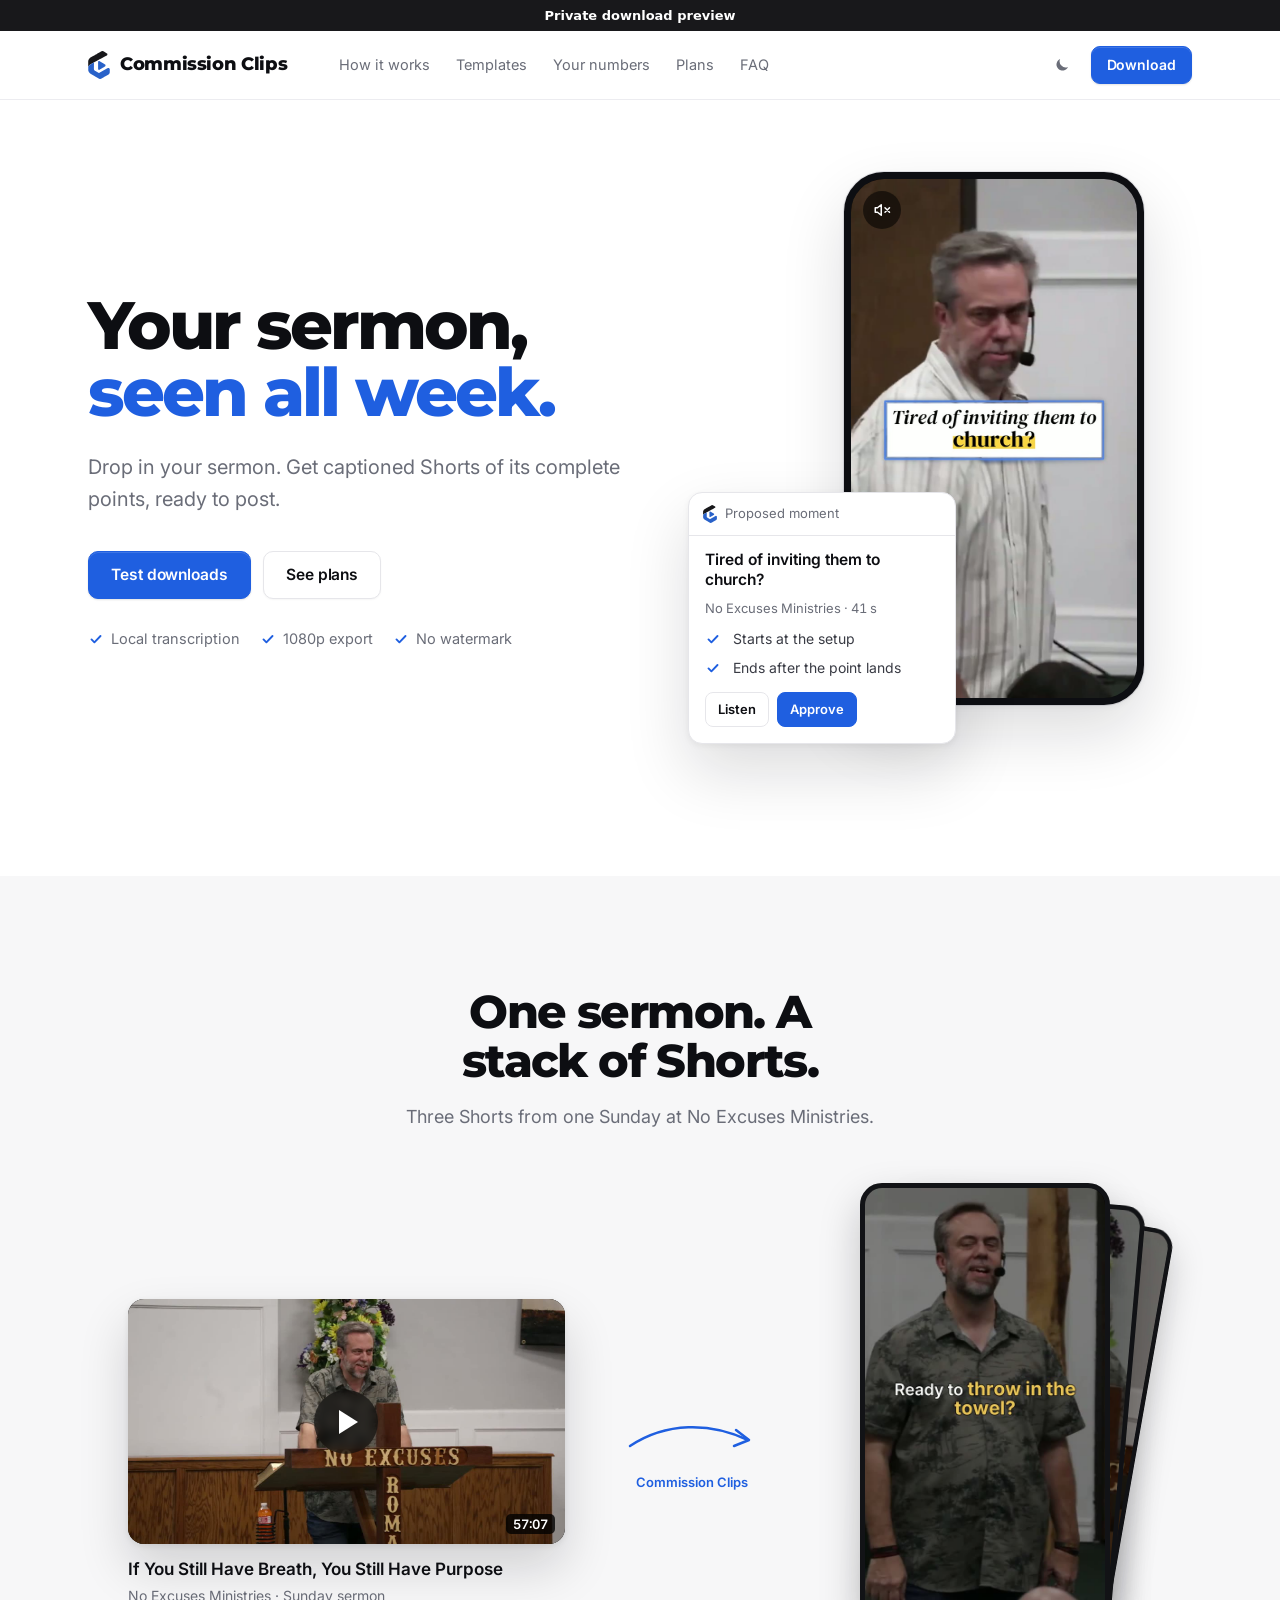
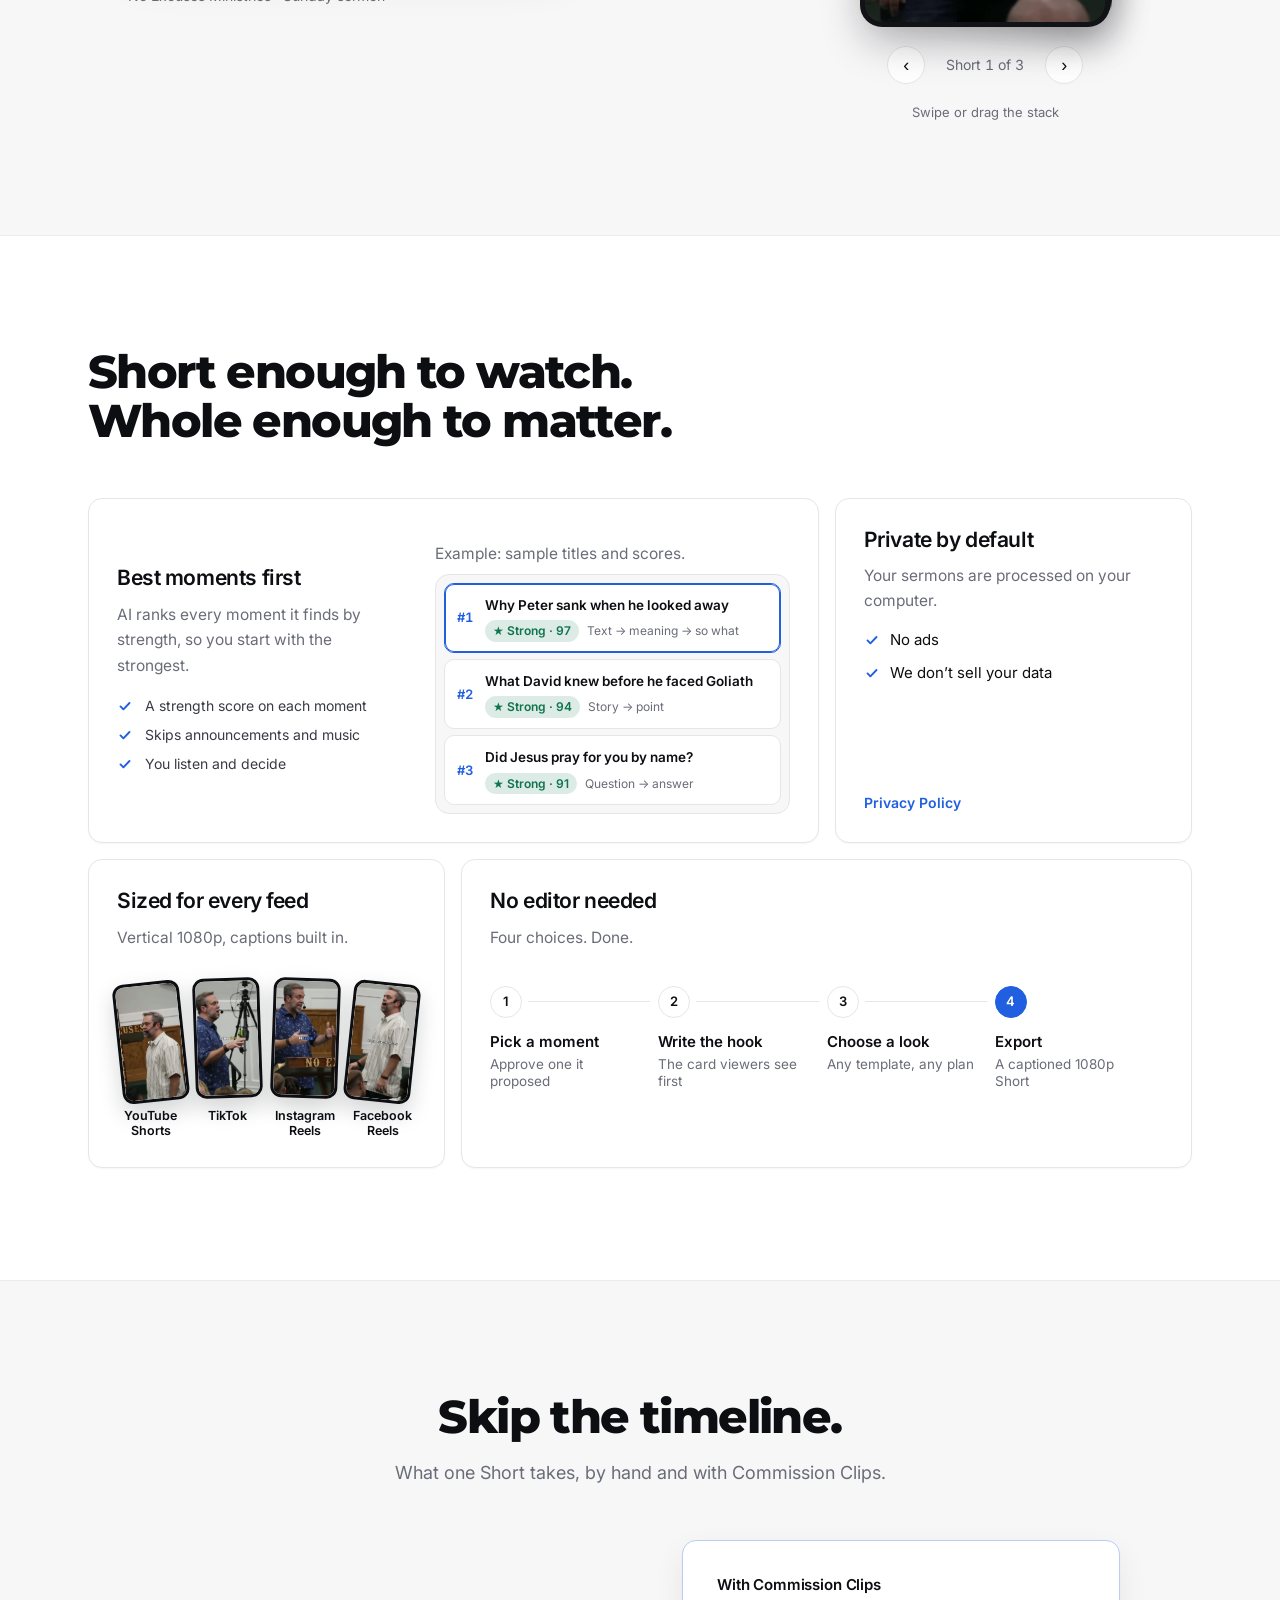
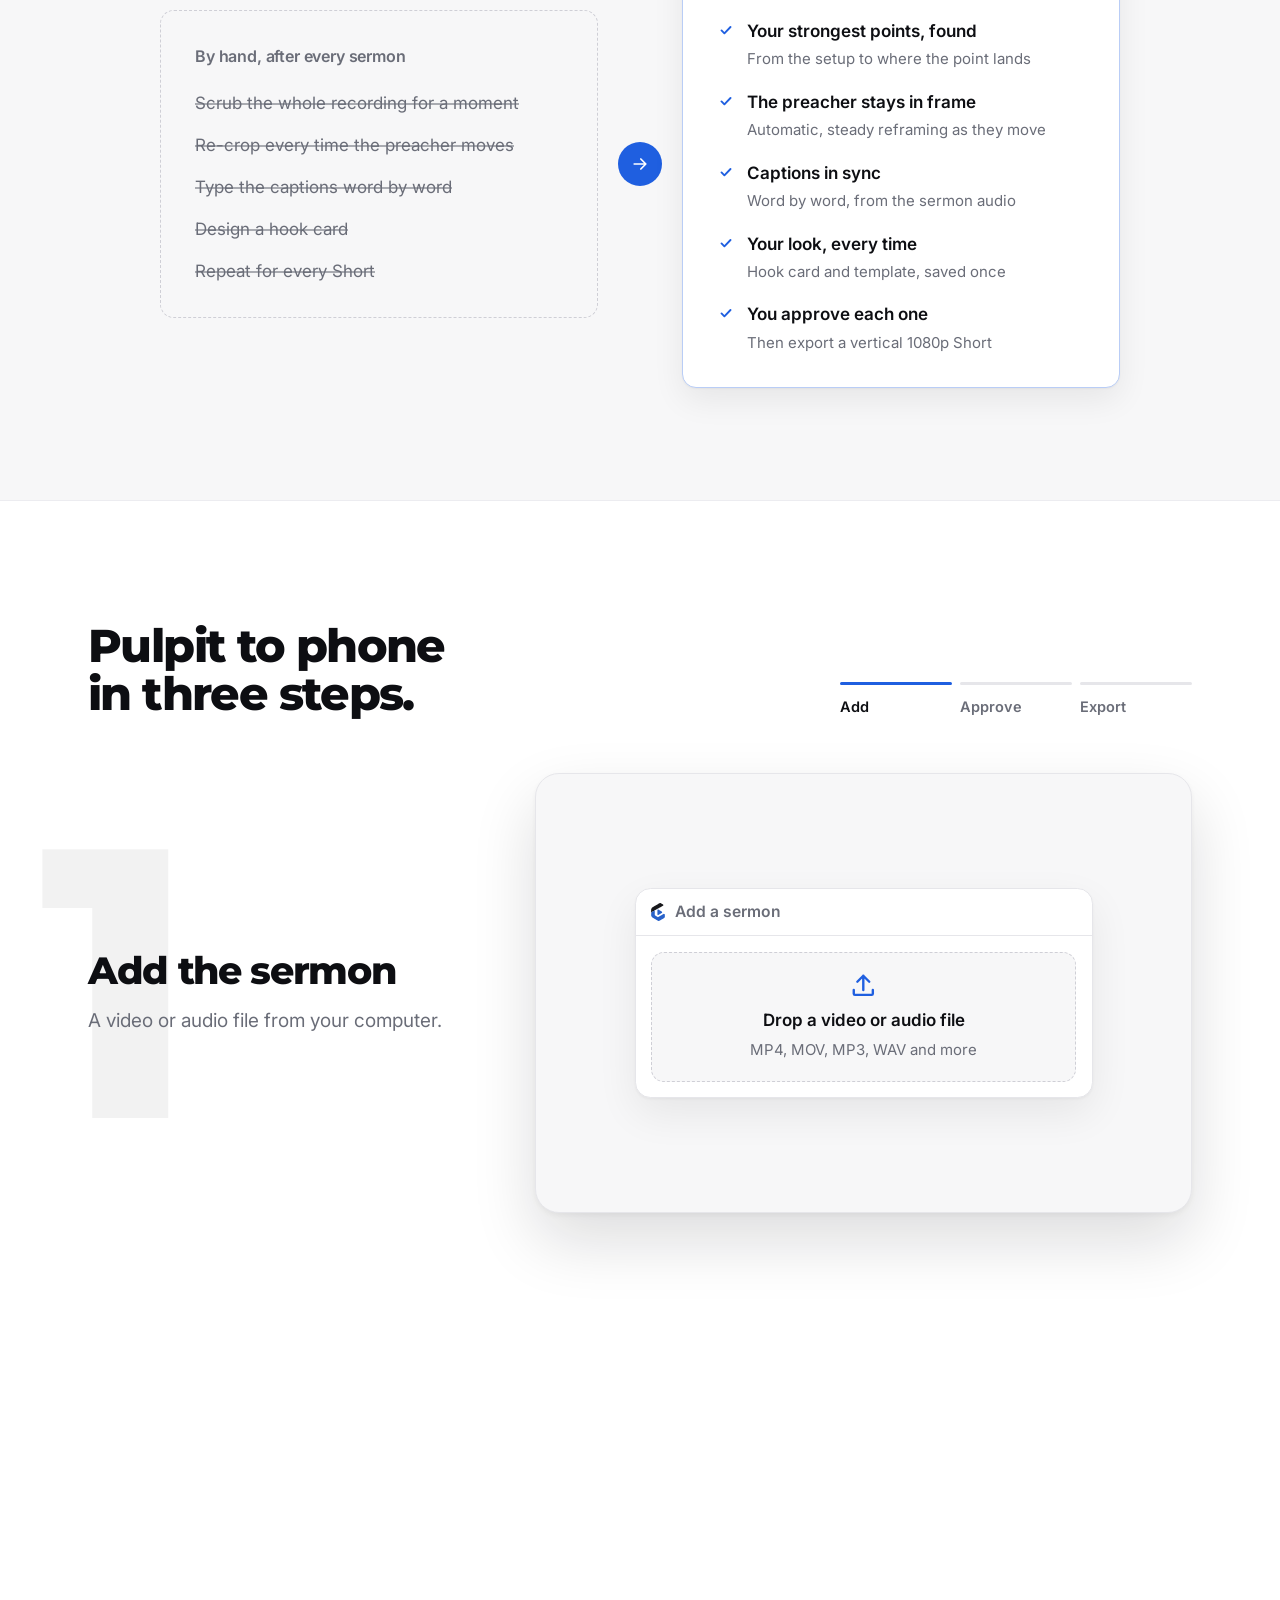
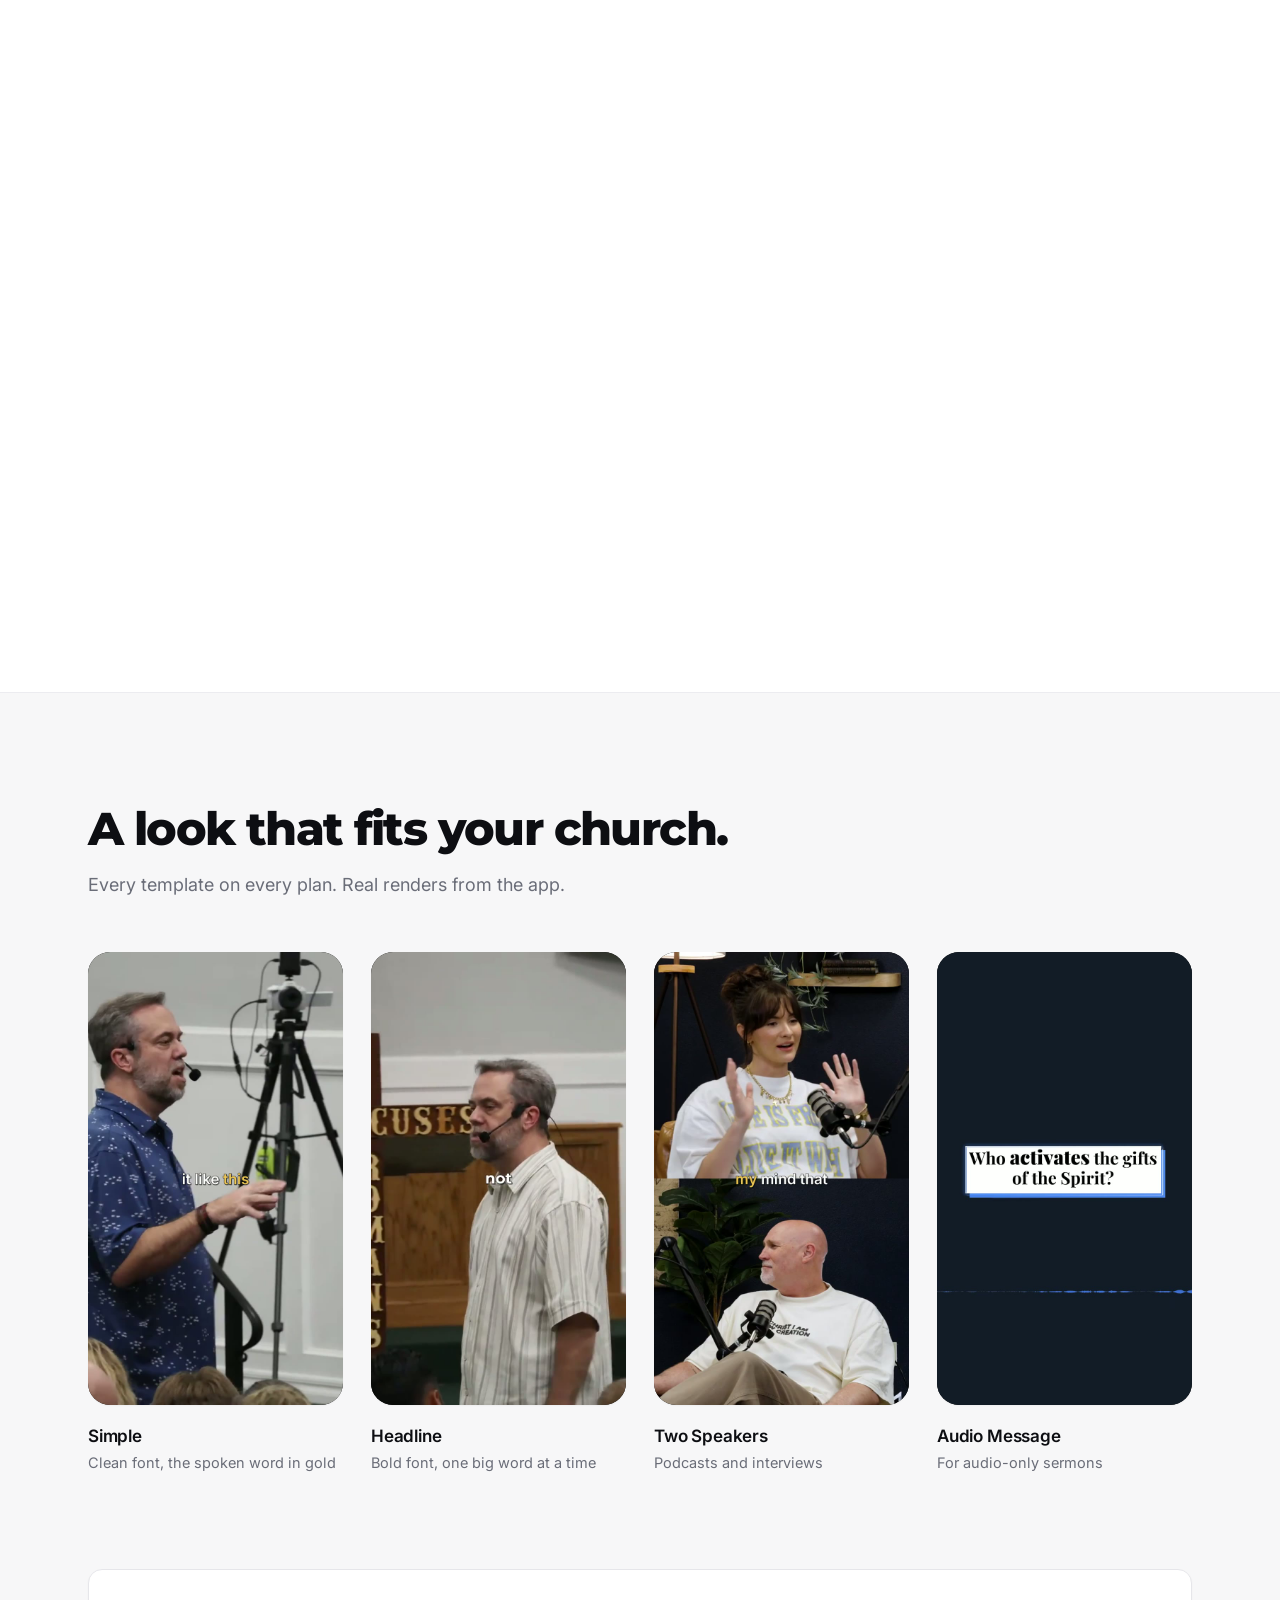
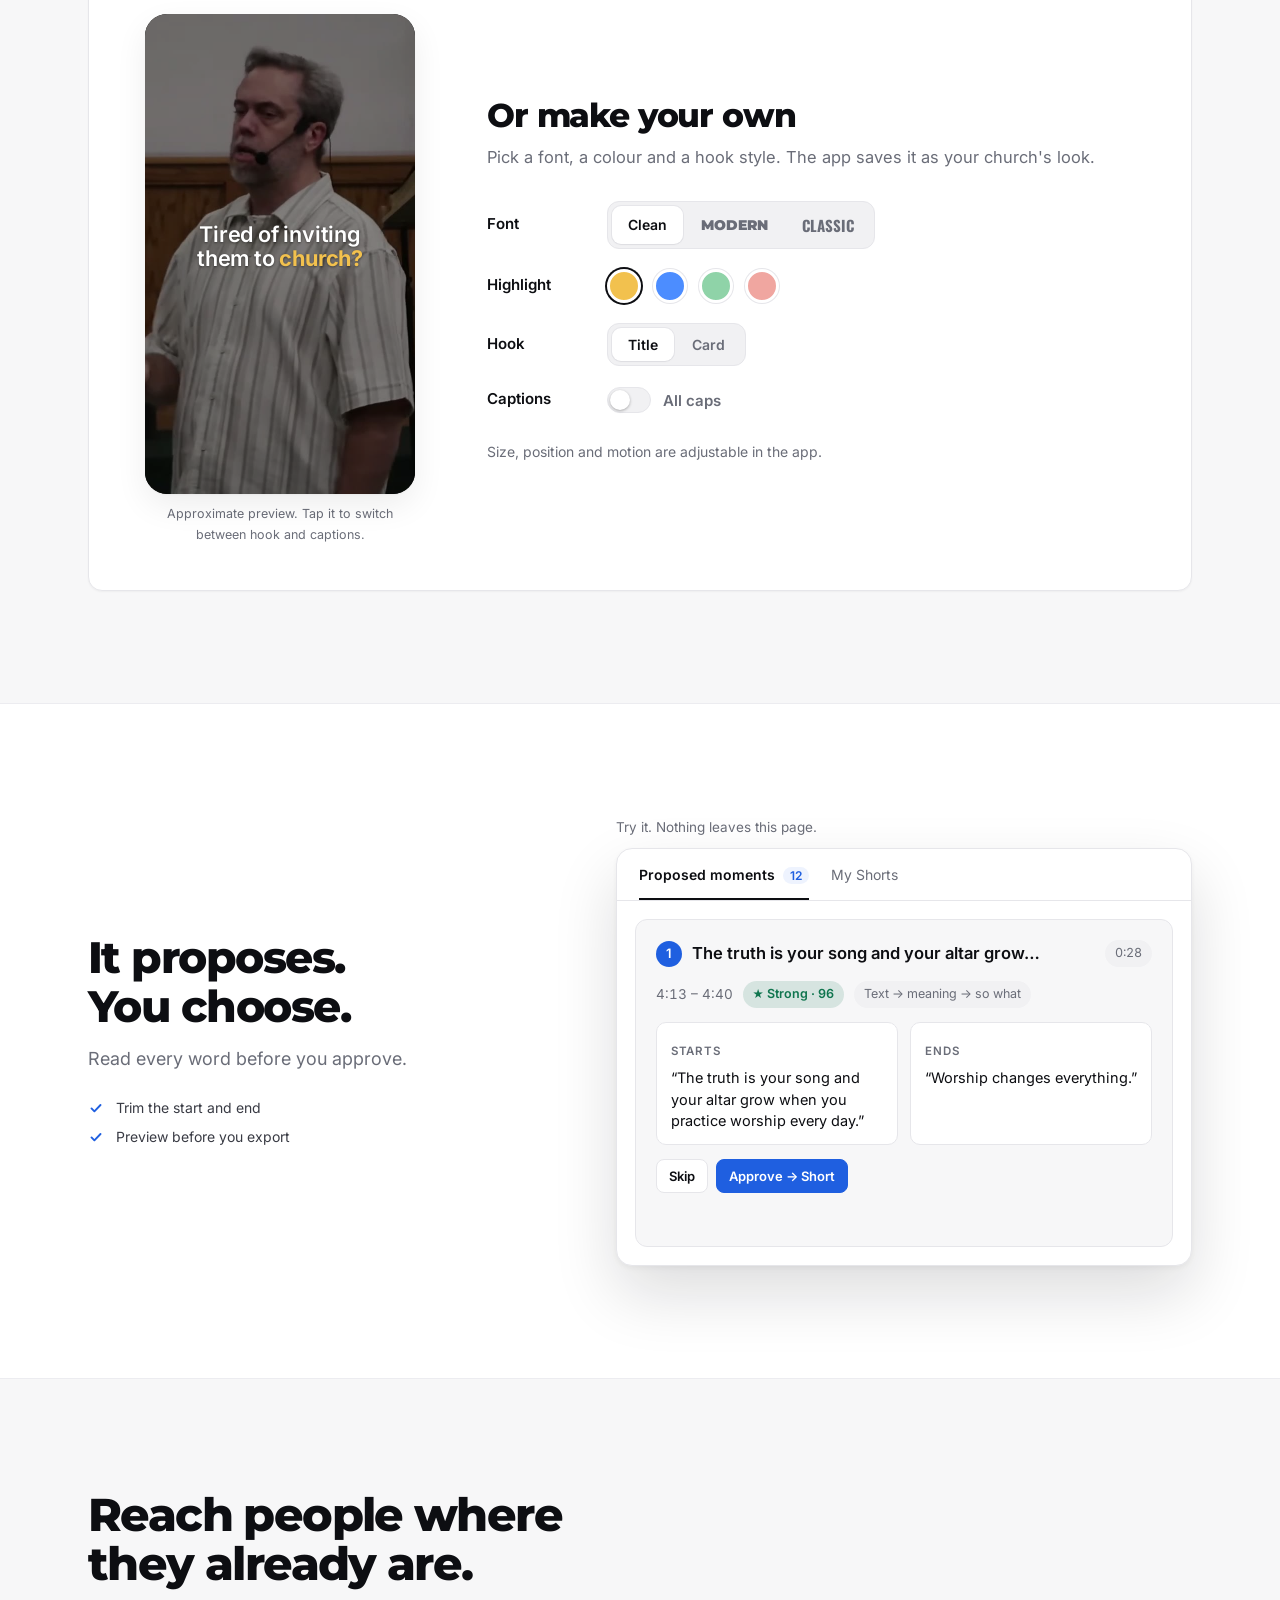
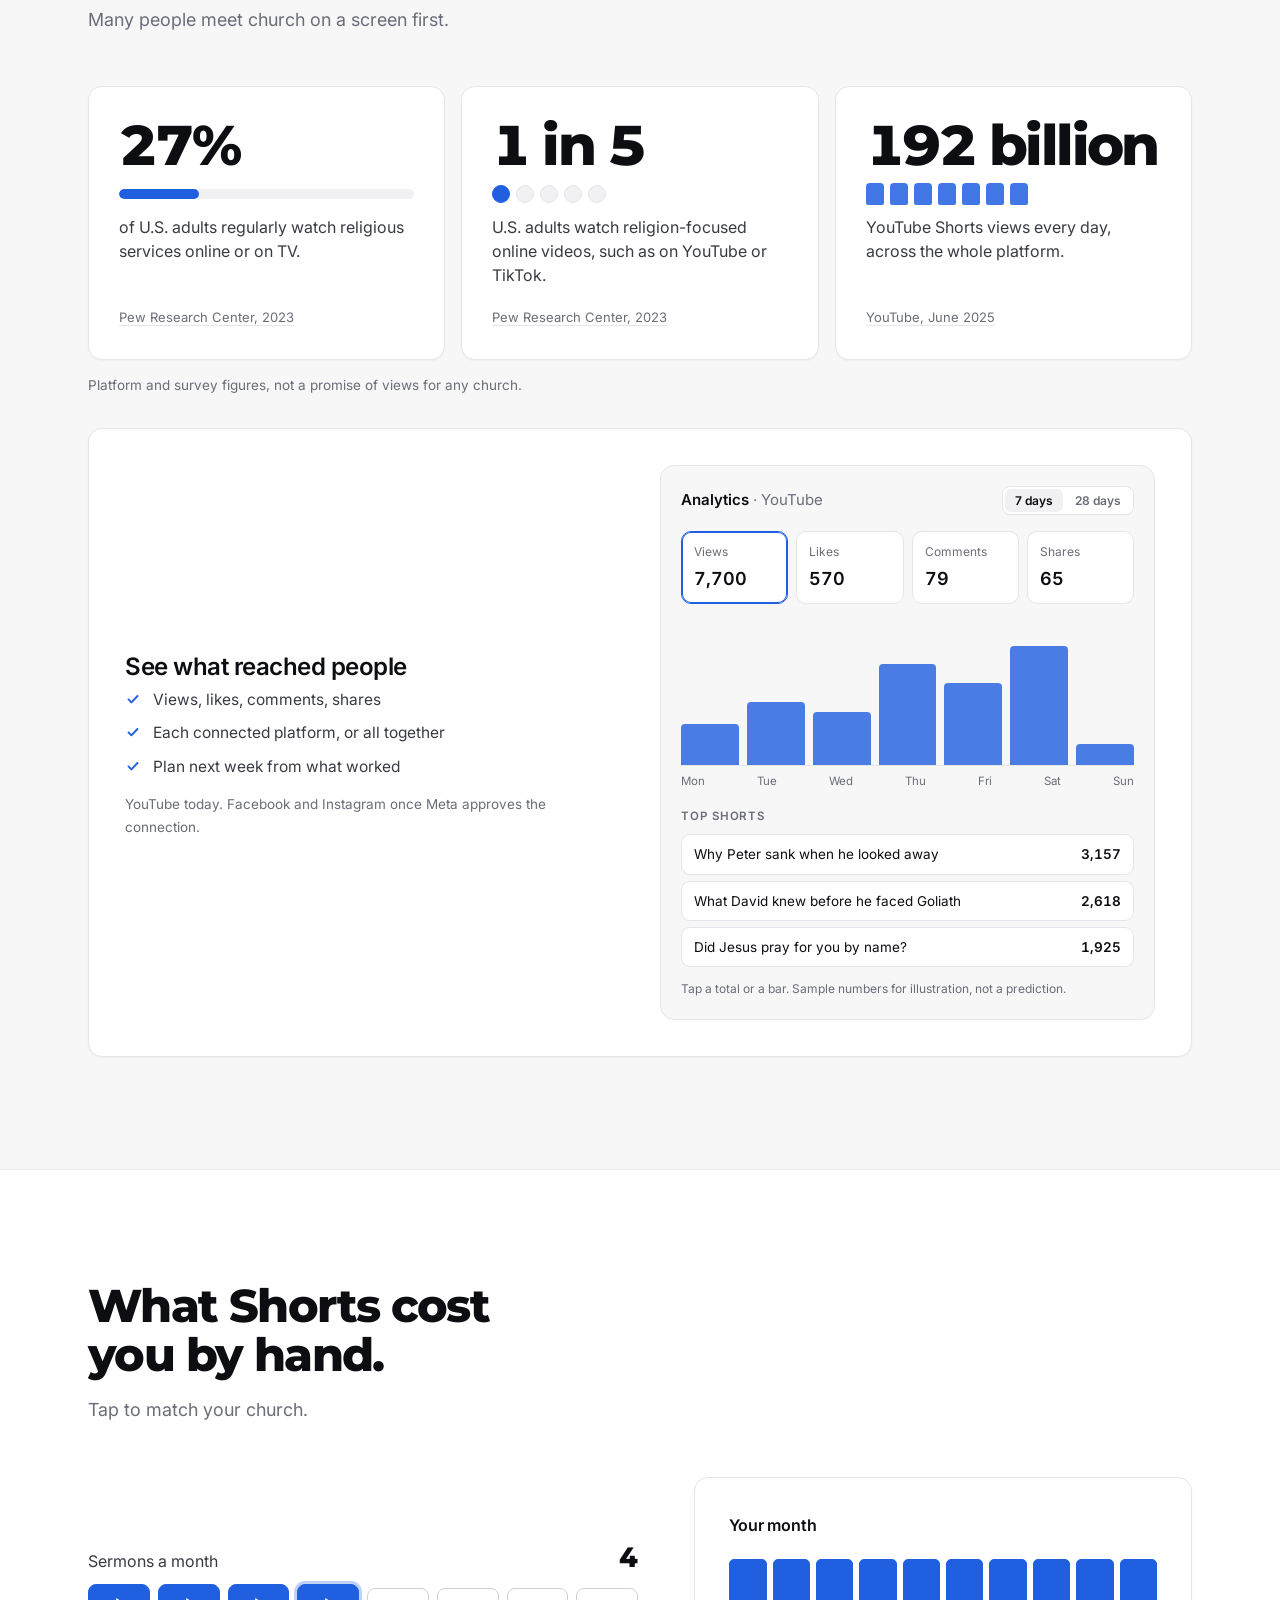
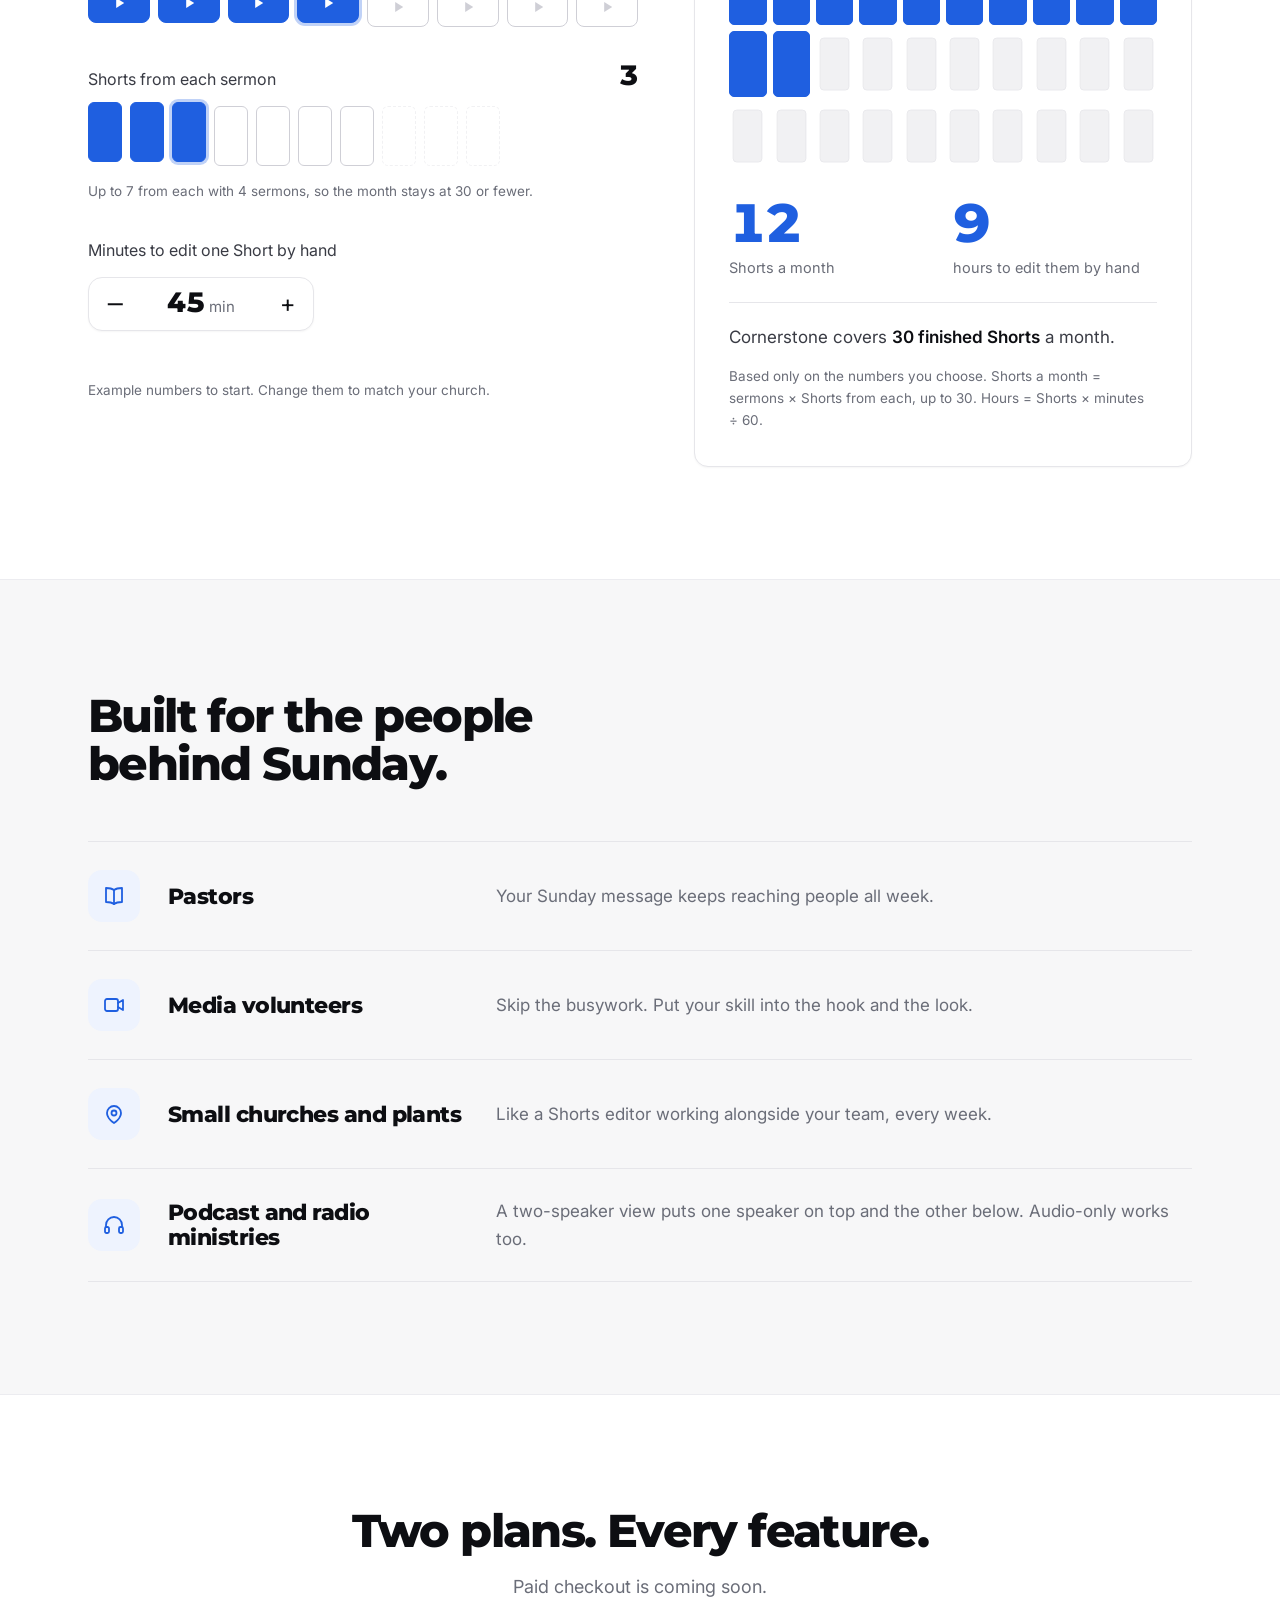
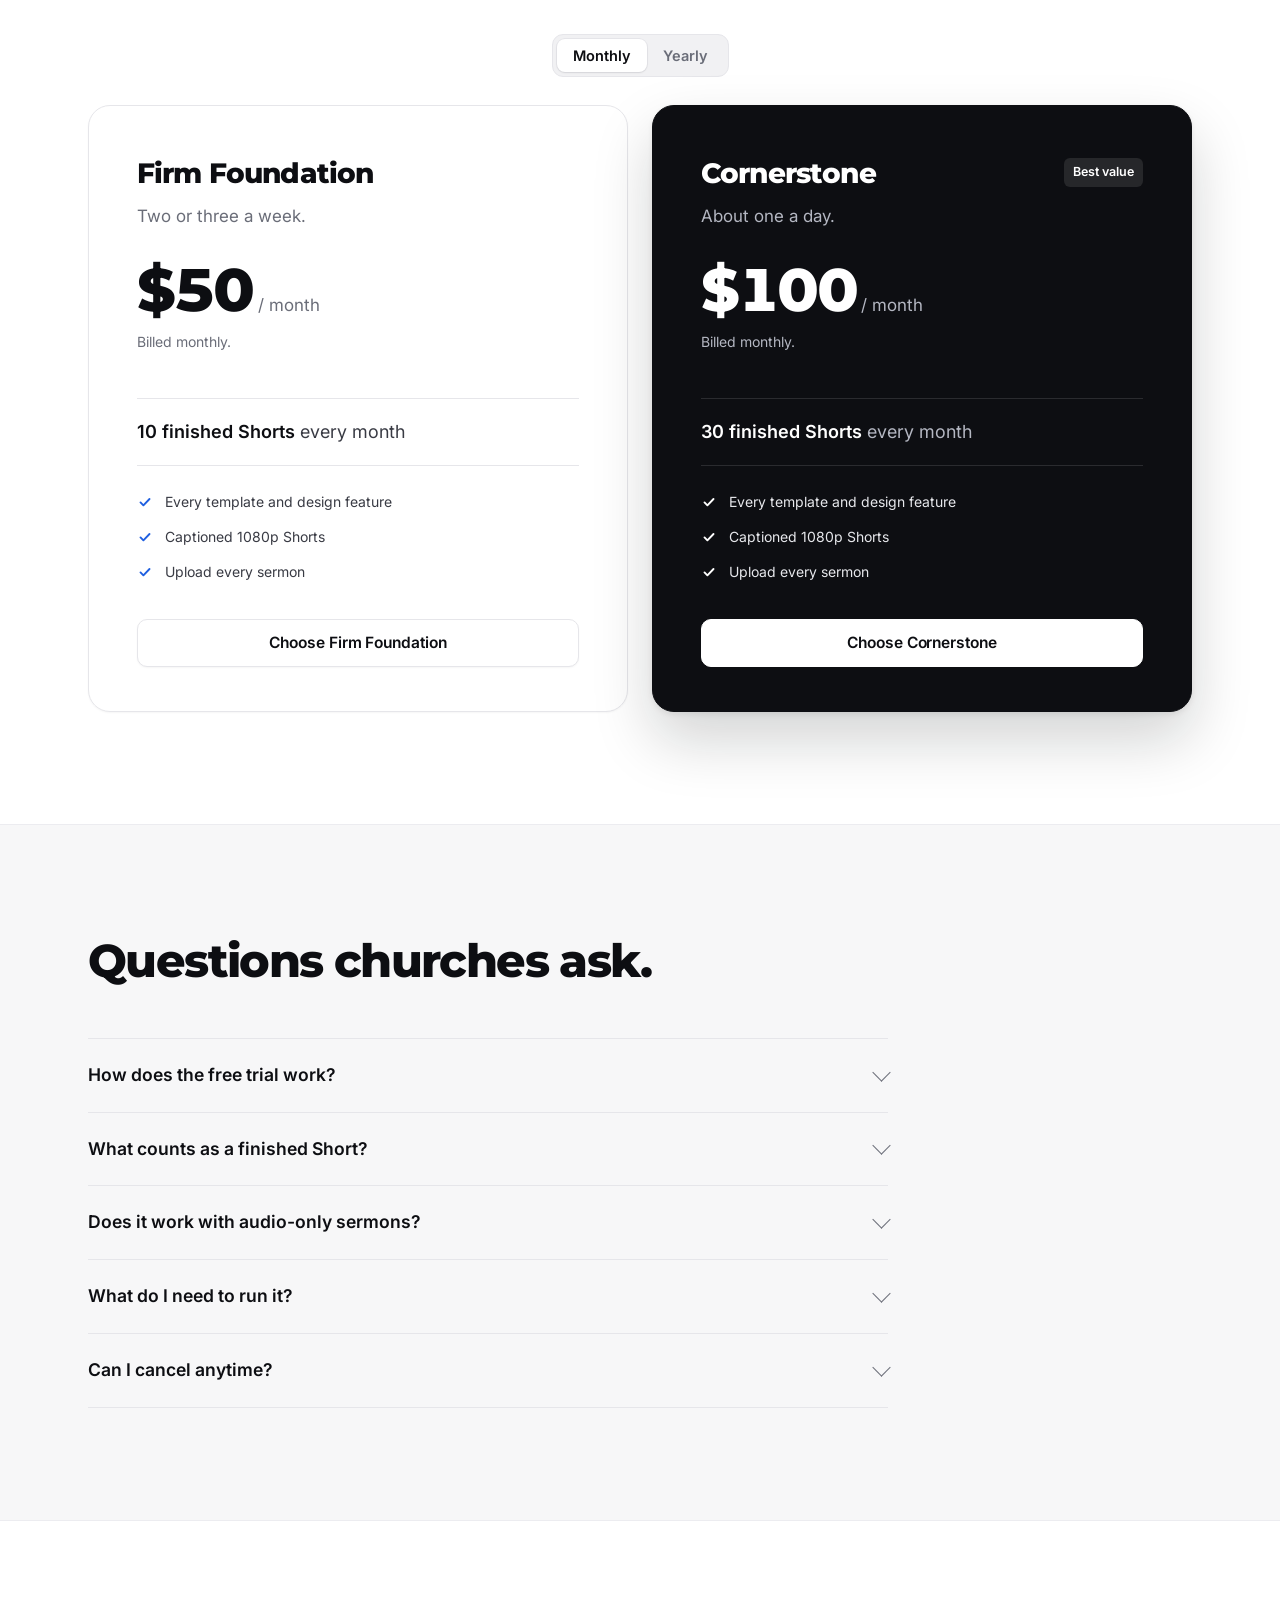
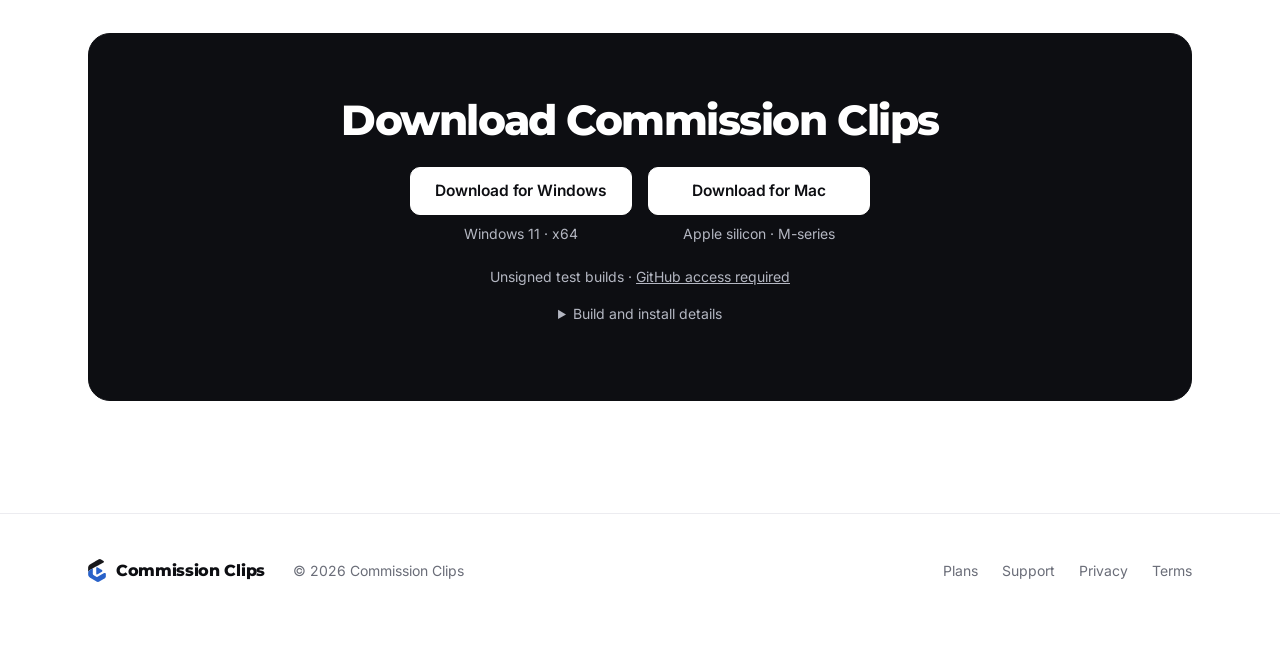
<file: preview/index.html>
<!doctype html>
<html lang="en"><head><meta charset="utf-8"><meta name="robots" content="noindex, nofollow"><meta name="viewport" content="width=device-width, initial-scale=1">
<title>Commission Clips — your sermon, seen all week</title>
<meta name="description" content="Commission Clips finds the complete teaching moments in your sermon and turns them into captioned Shorts. 14-day free trial, no card.">
<link rel="canonical" href="https://commissionclips.com/">
<link rel="icon" href="img/logo-ink.svg" type="image/svg+xml"><link rel="icon" href="img/favicon-32.png" sizes="32x32"><link rel="apple-touch-icon" href="img/apple-touch-icon.png">
<meta property="og:type" content="website"><meta property="og:site_name" content="Commission Clips">
<meta property="og:title" content="Commission Clips — your sermon, seen all week"><meta property="og:description" content="Commission Clips finds the complete teaching moments in your sermon and turns them into captioned Shorts. 14-day free trial, no card.">
<meta property="og:url" content="https://commissionclips.com/"><meta property="og:image" content="https://commissionclips.com/img/og.png">
<meta name="twitter:card" content="summary_large_image">
<meta name="theme-color" content="#f3f2ee" media="(prefers-color-scheme: light)"><meta name="theme-color" content="#0b0b0c" media="(prefers-color-scheme: dark)">
<script src="theme.js"></script>
<link rel="stylesheet" href="site.css?v=9">
<style>
.hero { position: relative; overflow: hidden; padding: 72px 0 104px; }
.hero .wrap { display: grid; grid-template-columns: 1.1fr .9fr; gap: 64px; align-items: center; }
.hero h1 { font-size: clamp(44px, 5.2vw, 70px); line-height: 1; letter-spacing: -.045em; margin: 0 0 24px; }
.hero h1 em { font-style: normal; color: var(--accent); }
.hero .lead { font-size: 20px; line-height: 1.6; color: var(--muted); max-width: 540px; }
.hero .ctas { display: flex; flex-wrap: wrap; gap: 12px; margin-top: 36px; }
#download { scroll-margin-top: 72px; }
.download-panel { padding: clamp(32px, 6vw, 64px) clamp(18px, 5vw, 40px); }
.download-panel h2 { font-size: clamp(28px, 4vw, 42px); }
.download-grid { display: grid; grid-template-columns: repeat(auto-fit, minmax(min(100%, 190px), 1fr)); gap: 16px; margin: 24px auto 0; max-width: 460px; }
.download-grid .btn { width: 100%; }
.download-panel .download-compat { margin: 7px 0 0; font-size: 14px; }
.download-panel .download-note a { color: inherit; text-decoration: underline; }
.download-panel .download-note { margin: 20px auto 0; font-size: 14px; }
.download-details { margin: 4px auto 0; max-width: 460px; font-size: 14px; }
.download-details summary { width: fit-content; margin: 0 auto; padding: 10px 4px; min-height: 44px; cursor: pointer; }
.download-details dl { margin: 0; text-align: left; }
.download-details dt { color: #fff; font-weight: 700; margin-top: 12px; }
.download-details dd { margin: 4px 0 0; }
.download-details code { display: block; margin-top: 4px; overflow-wrap: anywhere; }
.promises { display: flex; flex-wrap: wrap; gap: 8px 20px; margin-top: 28px; font-size: 14.5px; color: var(--muted); }
.promises span { display: inline-flex; align-items: center; gap: 7px; }
.promises span::before { content: ""; width: 16px; height: 16px; background: var(--tick) center/16px no-repeat; }
.stage { position: relative; height: 600px; }
.phone { position: absolute; left: 50%; top: 0; transform: translateX(-38%); width: 300px; aspect-ratio: 9 / 16; border-radius: 40px;
  background: #000; border: 7px solid #0d0e12; overflow: hidden; box-shadow: var(--shadow-lg), 0 0 0 1px var(--line); }
.phone video, .phone img { width: 100%; height: 100%; object-fit: cover; }
.float { position: absolute; left: -36px; bottom: 28px; width: 268px; border-radius: 14px; overflow: hidden; background: var(--panel);
  border: 1px solid var(--line); box-shadow: var(--shadow-lg); }
.float .bar { display: flex; align-items: center; gap: 8px; padding: 10px 14px; border-bottom: 1px solid var(--line); font-size: 13px; color: var(--muted); }
.float .bar img { width: 14px; height: 18px; }
.mo { padding: 14px 16px 16px; display: grid; gap: 8px; }
.mo-title { color: var(--text); font-size: 15.5px; line-height: 1.3; }
.mo-meta { color: var(--muted); font-size: 13px; font-variant-numeric: tabular-nums; }
.ticks { list-style: none; margin: 0; padding: 0; display: grid; gap: 6px; }
.ticks li { display: flex; align-items: center; gap: 8px; font-size: 14px; color: var(--soft); }
.ticks li::before, .free li::before { content: ""; flex: none; width: 16px; height: 16px; background: var(--tick) center/16px no-repeat; }
.mo-actions { display: flex; gap: 8px; margin-top: 4px; }
.mini { padding: 6px 12px; border-radius: 8px; border: 1px solid var(--line); font-size: 13px; font-weight: 600; color: var(--text); background: var(--panel); }
.mini.primary { background: var(--accent); border-color: var(--accent); color: var(--accent-on); }
.bento { display: grid; grid-template-columns: repeat(3, minmax(0, 1fr)); gap: 16px; }
.tile { padding: 28px; display: flex; flex-direction: column; gap: 10px; min-width: 0; }
.tile h3 { font-size: 21px; line-height: 1.25; letter-spacing: -.02em; } .tile p { color: var(--muted); font-size: 15.5px; }
.ai { margin-top: 8px; display: grid; grid-template-columns: 1fr 1fr; gap: 16px; padding: 18px 20px; border-radius: 12px; background: var(--surface); border: 1px solid var(--line); }
.ai > div { display: grid; gap: 10px; align-content: start; min-width: 0; }
.ai-label { font-size: 12px; font-weight: 600; letter-spacing: .08em; text-transform: uppercase; color: var(--muted); }
.ai .chips { margin: 0; } .ai .chips li { background: var(--panel); }
.free { list-style: none; margin: 4px 0 0; padding: 0; display: grid; gap: 8px; }
.free li { display: flex; align-items: center; gap: 10px; font-size: 15px; color: var(--text); }
.counts { margin-top: 6px; display: flex; justify-content: space-between; gap: 12px; padding: 12px 14px; border-radius: 10px; background: var(--surface); border: 1px solid var(--line); font-size: 14.5px; color: var(--text); }
.counts b { color: var(--accent-ink); }
.more { margin-top: auto; padding-top: 6px; font-size: 14px; font-weight: 600; color: var(--accent-ink); }
.more:hover { text-decoration: underline; text-underline-offset: 3px; }
.stat { margin-top: 2px; } .tile .stat { color: var(--text); font-size: 16px; } .stat b { display: block; font-family: var(--font-display); font-weight: 800; font-size: 40px; line-height: 1.05; color: var(--text); letter-spacing: -.04em; }
.tile .src { font-size: 13px; } .src a { text-decoration: underline; text-underline-offset: 2px; }
.t-points { grid-column: span 2; }
/* Best moments first: the copy beside a small example of the ranked list */
.bm { display: grid; grid-template-columns: minmax(0, .9fr) minmax(0, 1.1fr); gap: 28px; align-items: center; height: 100%; }
.bm-copy { display: grid; gap: 10px; align-content: start; }
.bm-copy .ticks { margin-top: 6px; }
.bm-ex { display: grid; gap: 8px; min-width: 0; } .bm-note { margin: 0; }
.bm-list { list-style: none; margin: 0; padding: 8px; display: grid; gap: 6px; border-radius: 14px; background: var(--surface); border: 1px solid var(--line); }
.bm-list li { display: flex; align-items: center; gap: 12px; padding: 10px 12px; border-radius: 10px; background: var(--panel); border: 1px solid var(--line); min-width: 0; }
.bm-list li:first-child { border-color: var(--accent); box-shadow: inset 0 0 0 1px var(--accent); }
.bm-list i { flex: none; font-style: normal; font-weight: 700; font-size: 13px; color: var(--accent-ink); font-variant-numeric: tabular-nums; }
.bm-list span { display: grid; gap: 4px; min-width: 0; }
.bm-list b { font-size: 13.5px; font-weight: 600; color: var(--text); text-wrap: balance; }
.bm-list em { font-style: normal; font-size: 12px; color: var(--muted); display: flex; flex-wrap: wrap; gap: 4px 8px; align-items: center; }
.bm-list .st { text-decoration: none; font-weight: 600; color: var(--good); background: color-mix(in srgb, var(--good) 14%, transparent); border-radius: 999px; padding: 1px 8px; }
.bm-list .st.dev { color: var(--soft); background: var(--raised); }
@media (max-width: 760px) { .bm { grid-template-columns: minmax(0, 1fr); } }
.t-team { grid-column: span 2; }
 .chips { list-style: none; margin: 8px 0 0; padding: 0; display: flex; flex-wrap: wrap; gap: 8px; }
.chips li { padding: 6px 12px; border-radius: 8px; background: var(--surface); border: 1px solid var(--line); font-size: 14px; color: var(--text); }
.flow { list-style: none; margin: 8px 0 0; padding: 0; display: flex; flex-wrap: wrap; align-items: center; gap: 8px; counter-reset: f; }
.flow li { counter-increment: f; display: flex; align-items: center; gap: 8px; padding: 7px 14px 7px 7px; border-radius: 10px; background: var(--surface); border: 1px solid var(--line); font-size: 14.5px; color: var(--text); }
.flow li::before { content: counter(f); width: 22px; height: 22px; border-radius: 6px; display: grid; place-items: center; background: var(--panel); border: 1px solid var(--line); color: var(--text); font-size: 12px; font-weight: 600; }
.t-team .flow { margin-top: 26px; display: grid; grid-template-columns: repeat(4, minmax(0, 1fr)); gap: 0; align-items: start; }
.t-team .flow li { position: relative; display: block; padding: 0 18px 0 0; background: none; border: 0; border-radius: 0; font-weight: 600; font-size: 15px; }
.t-team .flow li::before { position: relative; z-index: 1; width: 30px; height: 30px; border-radius: 50%; margin-bottom: 14px; font-size: 13px; }
.t-team .flow li:not(:last-child)::after { content: ""; position: absolute; top: 15px; left: 38px; right: 8px; height: 1px; background: var(--line); }
.t-team .flow li:last-child::before { background: var(--accent); border-color: var(--accent); color: #fff; }
.t-team .flow span { display: grid; gap: 4px; line-height: 1.3; }
.t-team .flow small { font-weight: 400; font-size: 13.5px; color: var(--muted); }
@media (max-width: 560px) {
  .t-team .flow { grid-template-columns: 1fr; gap: 20px; }
  .t-team .flow li { padding: 4px 0 0 44px; min-height: 30px; }
  .t-team .flow li::before { position: absolute; left: 0; top: 0; margin: 0; }
  .t-team .flow li:not(:last-child)::after { top: 34px; bottom: -16px; left: 15px; right: auto; width: 1px; height: auto; } }
.brand-band p { max-width: 560px; }
.dots { list-style: none; margin: 0; padding: 0; display: grid; gap: 6px; }
.dots li { display: flex; align-items: center; gap: 10px; font-size: 14px; color: var(--soft); }
.dots li::before { content: ""; flex: none; width: 6px; height: 6px; border-radius: 2px; background: var(--accent-ink); opacity: .7; }
/* Sized for every feed: four little phones, fanned; they straighten when the tile is hovered. */
.feeds { list-style: none; margin: auto 0 0; padding: 18px 0 0; display: grid; grid-template-columns: repeat(4, minmax(0, 1fr)); gap: 10px; }
.feeds li { display: grid; gap: 10px; justify-items: center; align-content: start; text-align: center; font-size: 12.5px; font-weight: 600; line-height: 1.25; color: var(--text); }
.feeds img { width: 100%; aspect-ratio: 9 / 16; object-fit: cover; border-radius: 11px; border: 3px solid #0d0e12; background: #000;
  box-shadow: 0 10px 22px rgba(13, 14, 18, .18); transition: transform .45s cubic-bezier(.3, 1.5, .5, 1); }
.feeds li:nth-child(1) img { transform: rotate(-6deg) translateY(4px); }
.feeds li:nth-child(2) img { transform: rotate(-2deg); }
.feeds li:nth-child(3) img { transform: rotate(2deg); }
.feeds li:nth-child(4) img { transform: rotate(6deg) translateY(4px); }
.t-feeds:hover .feeds img { transform: translateY(-6px); }
.feeds li:nth-child(2) img, .t-feeds:hover .feeds li:nth-child(2) img { transition-delay: 40ms; }
.feeds li:nth-child(3) img, .t-feeds:hover .feeds li:nth-child(3) img { transition-delay: 80ms; }
.feeds li:nth-child(4) img, .t-feeds:hover .feeds li:nth-child(4) img { transition-delay: 120ms; }
@media (prefers-reduced-motion: reduce) { .feeds img { transition: none; } }
.stats { display: grid; grid-template-columns: repeat(3, minmax(0, 1fr)); gap: 16px; }
.fact { margin: 0; display: flex; flex-direction: column; gap: 10px; padding: 30px; }
.fact b { font-family: var(--font-display); font-weight: 800; font-size: clamp(40px, 4.4vw, 56px); line-height: 1; letter-spacing: -.045em; color: var(--text); }
.fact b { font-variant-numeric: tabular-nums; }
/* Each figure gets a small picture that fills in as it counts up: 27 of 100, 1 of 5 people, 200 billion every day of the week. */
.fact-viz { display: flex; align-items: center; gap: 6px; height: 22px; }
.fact-viz.bar { height: 10px; margin-block: 6px; border-radius: 999px; background: var(--raised); overflow: hidden; }
.fact-viz.bar i { width: calc(var(--p) * 100%); height: 100%; border-radius: inherit; background: var(--accent); transform-origin: left; transition: transform 1.2s cubic-bezier(.2,.7,.2,1) var(--d, 0s); }
.fact-viz.dots i { width: 18px; height: 18px; border-radius: 50%; background: var(--raised); border: 1px solid var(--line); transition: background .4s ease calc(var(--d, 0s) + .8s), border-color .4s ease calc(var(--d, 0s) + .8s), transform .4s cubic-bezier(.3,1.6,.5,1) calc(var(--d, 0s) + .8s); }
.fact-viz.dots i.on { background: var(--accent); border-color: var(--accent); }
.fact-viz.week { align-items: flex-end; }
.fact-viz.week i { flex: 1; max-width: 18px; height: 100%; border-radius: 4px 4px 2px 2px; background: var(--accent); opacity: .85; transform-origin: bottom; transition: transform .7s cubic-bezier(.2,.7,.2,1) calc(var(--d, 0s) + var(--j) * 90ms); }
.fact.armed .fact-viz.bar i { transform: scaleX(0); }
.fact.armed .fact-viz.dots i.on { background: var(--raised); border-color: var(--line); transform: scale(.6); }
.fact.armed .fact-viz.week i { transform: scaleY(0); }
.fact figcaption { color: var(--soft); font-size: 16px; line-height: 1.5; }
.fact a { margin-top: auto; padding-top: 10px; font-size: 13px; color: var(--muted); text-decoration: underline; text-underline-offset: 3px; text-decoration-color: var(--line); }
.fact a:hover { color: var(--text); }
.fineprint { color: var(--muted); font-size: 13.5px; margin-top: 14px; }
.insights { margin-top: 32px; display: grid; grid-template-columns: 1fr 1fr; gap: 40px; align-items: center; padding: 36px; }
.ins-copy h3 { font-size: 24px; letter-spacing: -.02em; } .ins-copy > p.muted { margin: 8px 0 18px; }
.ins-copy .ticks { gap: 8px; } .ins-copy .ticks li { font-size: 15.5px; }
.ins-panel { border: 1px solid var(--line); border-radius: 14px; background: var(--surface); padding: 20px; min-width: 0; }
.ins-top { display: flex; justify-content: space-between; align-items: center; gap: 10px; }
.ins-top b { color: var(--text); font-size: 15px; }
.ins-tag { font-size: 11.5px; font-weight: 600; color: var(--muted); border: 1px solid var(--line); border-radius: 6px; padding: 2px 8px; background: var(--panel); white-space: nowrap; }
.ins-kpis { display: grid; grid-template-columns: repeat(4, minmax(0, 1fr)); gap: 8px; margin-top: 16px; }
.ins-kpis button { font: inherit; text-align: left; cursor: pointer; background: var(--panel); border: 1px solid var(--line); border-radius: 10px; padding: 10px 12px; display: grid; gap: 2px; min-width: 0; transition: border-color .15s; }
.ins-kpis button:hover { border-color: color-mix(in srgb, var(--text) 28%, var(--line)); }
.ins-kpis button[aria-checked="true"] { border-color: var(--accent); box-shadow: inset 0 0 0 1px var(--accent); }
.ins-kpis span { font-size: 12px; color: var(--muted); } .ins-kpis b { color: var(--text); font-size: 18px; font-variant-numeric: tabular-nums; }
.ins-chart { position: relative; margin-top: 18px; padding-top: 24px; }
.ins-scope { font-weight: 400; color: var(--muted); }
#analytics-demo { scroll-margin-top: 96px; }
[data-grow] { scale: var(--g-s, 1); transform-origin: center top; }
.ins-bars button { transform: scaleY(var(--grow, 1)); transform-origin: bottom; }
.ins-bars { height: 120px; display: grid; grid-template-columns: repeat(var(--n, 7), minmax(0, 1fr)); gap: var(--g, 8px); align-items: end; border-bottom: 1px solid var(--line); }
.ins-bars button { height: var(--h); min-height: 3px; padding: 0; border: 0; border-radius: 4px 4px 0 0; background: var(--accent); opacity: .8; cursor: pointer; transition: height .35s ease, opacity .15s; }
.ins-bars button:hover, .ins-bars button:focus-visible, .ins-bars button.on { opacity: 1; outline: none; box-shadow: 0 0 0 2px var(--panel), 0 0 0 3px var(--accent); }
.ins-tip { position: absolute; top: 0; right: 0; font-size: 12.5px; color: var(--text); font-weight: 600; font-variant-numeric: tabular-nums; }
.ins-days { display: flex; justify-content: space-between; margin-top: 6px; font-size: 11.5px; color: var(--muted); }
.ins-range { display: flex; gap: 2px; padding: 2px; border: 1px solid var(--line); border-radius: 8px; background: var(--panel); }
.ins-range button { font: 600 12px var(--font); color: var(--muted); background: none; border: 0; border-radius: 6px; padding: 4px 10px; cursor: pointer; }
.ins-range button[aria-checked="true"] { background: var(--raised); color: var(--text); }
.ins-list { margin-top: 16px; display: grid; grid-template-columns: minmax(0, 1fr); gap: 8px; }
.ins-label { font-size: 11.5px; font-weight: 600; letter-spacing: .08em; text-transform: uppercase; color: var(--muted); }
.ins-list ol { list-style: none; margin: 0; padding: 0; display: grid; grid-template-columns: minmax(0, 1fr); gap: 6px; }
.ins-list li { display: flex; align-items: center; gap: 10px; padding: 8px 12px; border-radius: 9px; background: var(--panel); border: 1px solid var(--line); font-size: 13.5px; color: var(--text); }
.ins-list li span { flex: 1; min-width: 0; overflow: hidden; text-overflow: ellipsis; white-space: nowrap; }
.ins-list li b { font-variant-numeric: tabular-nums; font-weight: 600; }
.ins-list li.new { border-color: var(--accent); flex-wrap: wrap; row-gap: 2px; }
.ins-list li.new span { min-width: max-content; }
.ins-list li small { color: var(--muted); font-size: 12px; white-space: nowrap; }
.ins-sample { margin-top: 12px; font-size: 12px; color: var(--muted); }
.posted { padding: 14px 16px; border-radius: 10px; background: var(--panel); border: 1px solid var(--line); display: grid; gap: 4px; font-size: 13.5px; }
.posted[hidden] { display: none; }
.posted b { color: var(--text); } .posted p { color: var(--muted); }
.posted a { color: var(--accent-ink); font-weight: 600; }
@media (max-width: 560px) { .ins-kpis { grid-template-columns: repeat(2, minmax(0, 1fr)); } .insights { padding: 22px; } }
.rv-card[hidden] { display: none; }
.try { font-size: 13.5px; color: var(--muted); margin-bottom: 10px; }
.rv-tabs button { font: inherit; color: inherit; background: none; border: 0; border-bottom: 2px solid transparent; padding: 14px 0 12px; cursor: pointer; }
.rv-tabs button.on { color: var(--text); font-weight: 600; border-color: var(--text); }
.rv-tabs button:hover { color: var(--text); }
button.mini { font: 600 13px var(--font); cursor: pointer; min-height: 34px; }
button.mini:hover { border-color: var(--hover-line); } button.mini.primary:hover { background: var(--accent-hover); }
button.mini[disabled] { cursor: default; background: var(--good); border-color: var(--good); color: #fff; }
.demo-note { font-size: 13.5px; color: var(--muted); min-height: 1.4em; }
.demo-step { font-size: 12px; font-weight: 600; letter-spacing: .08em; text-transform: uppercase; color: var(--muted); }
.looks { display: grid; grid-template-columns: repeat(3, 1fr); gap: 10px; }
.looks button { padding: 0; border: 2px solid transparent; border-radius: 12px; background: none; cursor: pointer; display: grid; gap: 6px; font: 600 12.5px var(--font); color: var(--soft); text-align: center; padding-bottom: 4px; }
.looks img { width: 100%; aspect-ratio: 9 / 12; object-fit: cover; object-position: center 30%; border-radius: 10px; }
.looks button[aria-checked="true"] { border-color: var(--accent); color: var(--text); }
@media (max-width: 900px) { .stats { grid-template-columns: 1fr; } .insights { grid-template-columns: 1fr; padding: 24px; gap: 28px; } }
/* gentle reveal on scroll: content is visible at rest; only items below the first screen start lowered, and only with motion allowed */
.pre { opacity: 0; transform: translateY(14px); }
@media (prefers-reduced-motion: no-preference) {
  /* Cards and buttons lift slightly under the pointer. */
  .tile, .who-list li, .fact, .plan { transition: opacity .6s ease, transform .3s cubic-bezier(.2,.7,.2,1), box-shadow .3s, border-color .2s; }
  .tile:hover, .fact:hover, .plan:hover { transform: translateY(-4px); box-shadow: var(--shadow); }
  .who-ic { transition: transform .35s cubic-bezier(.3,1.6,.5,1); }
  .who-list li:hover .who-ic { transform: rotate(-6deg) scale(1.08); }
  .btn { transition: transform .2s ease, background .2s, border-color .2s, box-shadow .2s; }
  .btn:hover { transform: translateY(-1px); }
  .btn.accent:hover { box-shadow: 0 10px 24px -10px color-mix(in srgb, var(--accent) 70%, transparent); }
  .btn:active { transform: translateY(0) scale(.98); }
  /* Ranked moments slide in one after another, then the top one glows once. */
  .bm-list li { transition: opacity .5s ease, transform .5s cubic-bezier(.2,.7,.2,1); transition-delay: calc(var(--k, 0) * 140ms); }
  .bm-list.pre-rank li { opacity: 0; transform: translateX(22px); }
  .bm-list.ranked li:first-child { animation: bm-glow 1.6s ease .7s 1; }
  @keyframes bm-glow { 40% { box-shadow: inset 0 0 0 1px var(--accent), 0 0 0 6px color-mix(in srgb, var(--accent) 18%, transparent); } }
  /* Step 3: the export checklist ticks in beside the finished Short. */
  .hs.hs-on .ex-list li { opacity: 0; transform: translateX(16px); transition: opacity .45s ease, transform .45s cubic-bezier(.2,.7,.2,1); transition-delay: calc(var(--k, 0) * 120ms + .15s); }
  .hs.hs-on .ex-vis.live .ex-list li { opacity: 1; transform: none; }
}
.reveal { transition: opacity .6s ease, transform .6s ease; }
.sound { position: absolute; left: 12px; top: 12px; z-index: 2; width: 38px; height: 38px; display: grid; place-items: center; padding: 0;
  border: 0; border-radius: 50%; background: rgba(0, 0, 0, .55); color: #ffffff; cursor: pointer; backdrop-filter: blur(6px); -webkit-backdrop-filter: blur(6px); }
.sound:hover { background: rgba(0, 0, 0, .7); }
.sound svg { width: 18px; height: 18px; }
.sound .i-on { display: none; } .sound[aria-pressed="true"] .i-on { display: block; } .sound[aria-pressed="true"] .i-off { display: none; }
.sound:focus-visible { outline: 3px solid var(--accent); outline-offset: 2px; }
.reassure { text-align: center; color: var(--muted); font-size: 14.5px; margin-top: 18px; }
.win { width: 84%; background: var(--panel); border: 1px solid var(--line); border-radius: 12px; box-shadow: var(--shadow); overflow: hidden; font-size: 12.5px; }
.win-bar { display: flex; align-items: center; gap: 7px; padding: 8px 12px; border-bottom: 1px solid var(--line); color: var(--muted); font-weight: 600; font-size: 12px; }
.win-bar img { width: 11px; height: 14px; }
.drop { margin: 12px; padding: 14px 10px; border: 1.5px dashed var(--hover-line); border-radius: 10px; background: var(--surface); display: grid; justify-items: center; gap: 2px; text-align: center; }
.drop svg { width: 22px; height: 22px; color: var(--accent); margin-bottom: 4px; } .drop b { color: var(--text); font-size: 13px; } .drop span { color: var(--muted); font-size: 11.5px; }
.link { margin: 0 12px 12px; display: flex; align-items: center; justify-content: space-between; gap: 8px; padding: 6px 6px 6px 12px; border: 1px solid var(--line); border-radius: var(--radius-pill); color: var(--muted); }
.link i, .rows i { font-style: normal; font-weight: 600; font-size: 11.5px; padding: 4px 11px; border-radius: var(--radius-pill); background: var(--accent); color: var(--accent-on); flex: none; }
.rows { list-style: none; margin: 0; padding: 6px 12px 10px; display: grid; }
.rows li { display: flex; align-items: center; justify-content: space-between; gap: 10px; padding: 8px 0; border-bottom: 1px solid var(--line); }
.rows li:last-child { border-bottom: 0; }
.rows span { display: grid; min-width: 0; } .rows b { color: var(--text); font-weight: 600; white-space: nowrap; overflow: hidden; text-overflow: ellipsis; }
.rows em { font-style: normal; color: var(--muted); font-size: 11.5px; font-variant-numeric: tabular-nums; }
/* Templates: four phones side by side; the chosen one plays, the others wait on their still frame. */
.gallery { display: grid; grid-template-columns: repeat(4, minmax(0, 1fr)); gap: 28px; }
.gl-opt { display: grid; align-content: start; gap: 3px; min-width: 0; padding: 0; border: 0; background: none; color: var(--text); font: inherit; text-align: left; cursor: pointer; }
.gl-opt:focus-visible { outline: none; }
.gl-phone { position: relative; display: block; aspect-ratio: 9 / 16; max-width: 100%; margin-bottom: 14px; border-radius: 22px; overflow: hidden; background: #000;
  box-shadow: var(--shadow-sm); outline: 2px solid transparent; outline-offset: 5px; transition: transform .35s cubic-bezier(.2,.7,.2,1), box-shadow .35s, outline-color .2s; }
.gl-phone video { width: 100%; height: 100%; object-fit: cover; display: block; transition: filter .3s; }
.gl-opt:hover .gl-phone { transform: translateY(-6px); box-shadow: var(--shadow); }
.gl-opt:focus-visible .gl-phone { outline-color: var(--accent); box-shadow: var(--shadow); }
.gl-opt b { font-size: 17px; font-weight: 600; letter-spacing: -.01em; }
.gl-opt small { color: var(--muted); font-size: 14.5px; line-height: 1.4; }
@media (prefers-reduced-motion: reduce) { .gl-phone, .gl-phone video { transition: none; } }
/* Build-your-own: the same fonts, sizes and placement as the app's preset templates (assets/presets/*.json) */
@font-face { font-family: "CC Inter"; src: url("fonts/Inter-SemiBold.woff2") format("woff2"); font-weight: 600; font-display: swap; }
@font-face { font-family: "CC Inter"; src: url("fonts/Inter-Bold.woff2") format("woff2"); font-weight: 700; font-display: swap; }
@font-face { font-family: "CC Montserrat"; src: url("fonts/Montserrat-ExtraBold.woff2") format("woff2"); font-weight: 800; font-display: swap; }
@font-face { font-family: "CC Montserrat"; src: url("fonts/Montserrat-Black.woff2") format("woff2"); font-weight: 900; font-display: swap; }
@font-face { font-family: "CC Oswald"; src: url("fonts/Oswald-Bold.woff2") format("woff2"); font-weight: 700; font-display: swap; }
@font-face { font-family: "CC DM Serif"; src: url("fonts/DMSerifDisplay-Regular.woff2") format("woff2"); font-weight: 400; font-display: swap; }
.builder { margin: 96px 0 0; display: grid; grid-template-columns: minmax(0, 270px) minmax(0, 1fr); gap: 72px; align-items: center; padding: 44px 56px; }
.bd-stage { order: -1; }
.bd-copy h3 { font-family: var(--font-display); font-weight: 800; font-size: clamp(26px, 2.6vw, 34px); line-height: 1.1; letter-spacing: -.035em; text-wrap: balance; }
.bd-copy > p.muted { margin: 10px 0 30px; font-size: 16.5px; }
.bd-ctls { display: grid; gap: 20px; }
.bd-ctl { display: grid; grid-template-columns: 104px minmax(0, 1fr); align-items: center; gap: 16px; }
.bd-label { font-size: 15px; font-weight: 600; color: var(--text); }
/* Segmented controls: one rounded track, the chosen option raised on it. */
.bd-seg { display: inline-flex; flex-wrap: wrap; gap: 2px; padding: 4px; width: max-content; max-width: 100%; border-radius: 12px; background: var(--raised); border: 1px solid var(--line); }
.bd-seg button { font: 600 14px var(--font); color: var(--muted); background: transparent; border: 0; border-radius: 9px; padding: 8px 16px; cursor: pointer; transition: background .2s, color .2s, box-shadow .2s; }
.bd-seg button:hover { color: var(--text); }
.bd-seg button[aria-checked="true"] { background: var(--panel); color: var(--text); box-shadow: var(--shadow-sm), 0 0 0 1px var(--line); }
.bd-seg [data-font="clean"] { font-family: "CC Inter", var(--font); font-weight: 600; }
.bd-seg [data-font="modern"] { font-family: "CC Montserrat", var(--font); font-weight: 900; }
.bd-seg [data-font="classic"] { font-family: "CC Oswald", var(--font); font-weight: 700; font-size: 15px; }
.bd-swatches { display: flex; gap: 12px; }
.bd-swatches button { width: 34px; height: 34px; border-radius: 50%; border: 3px solid var(--panel); background: var(--c); box-shadow: 0 0 0 1px var(--line); cursor: pointer; padding: 0; transition: box-shadow .2s, scale .2s; }
.bd-swatches button:hover { scale: 1.08; }
.bd-swatches button[aria-checked="true"] { box-shadow: 0 0 0 2px var(--text); }
/* All caps: a toggle switch. */
.bd-switch { position: relative; display: inline-flex; align-items: center; min-height: 26px; padding: 0 0 0 56px; border: 0; background: none; font: 600 15px var(--font); color: var(--muted); cursor: pointer; }
.bd-switch::before { content: ""; position: absolute; left: 0; top: 50%; translate: 0 -50%; width: 44px; height: 26px; box-sizing: border-box; border-radius: 999px; background: var(--raised); border: 1px solid var(--line); transition: background .2s, border-color .2s; }
.bd-switch::after { content: ""; position: absolute; left: 3px; top: 50%; translate: 0 -50%; width: 20px; height: 20px; border-radius: 50%; background: #fff; box-shadow: 0 1px 3px rgba(0,0,0,.3); transition: left .2s cubic-bezier(.3,1.4,.5,1); }
.bd-switch[aria-checked="true"] { color: var(--text); }
.bd-switch[aria-checked="true"]::before { background: var(--accent); border-color: var(--accent); }
.bd-switch[aria-checked="true"]::after { left: 21px; }
.bd-seg button:focus-visible, .bd-swatches button:focus-visible, .bd-switch:focus-visible, .bd-phone:focus-visible { outline: 3px solid var(--accent); outline-offset: 2px; }
.bd-more { margin-top: 26px; font-size: 14px; color: var(--muted); }
/* The phone is 1080 px wide in the app, so 1cqw = 10.8 app px */
.bd-phone { --hl: #f2c14e; position: relative; aspect-ratio: 9 / 16; max-width: 100%; border-radius: 22px; overflow: hidden; background: #000;
  box-shadow: var(--shadow); container-type: inline-size; cursor: pointer; }
.bd-phone img { position: absolute; inset: 0; width: 100%; height: 100%; object-fit: cover; transition: filter .3s; }
/* Title hooks dim the video (title_dim .55); while a hook is on screen the captions are hidden, as in a render */
.bd-phone[data-phase="hook"][data-card="title"] img { filter: brightness(.55); }
.bd-hook, .bd-cap { transition: opacity .25s; }
.bd-phone[data-phase="hook"] .bd-cap, .bd-phone[data-phase="cap"] .bd-hook { opacity: 0; }
.bd-hook { position: absolute; left: 8%; right: 8%; top: 48.4%; translate: 0 -50%; margin: 0; text-align: center; text-wrap: balance; color: #fff;
  font-size: 8cqw; line-height: 1.12; text-shadow: 0 .3cqw .9cqw rgba(0,0,0,.45); }
.bd-hook em { font-style: normal; color: var(--hl); }
/* Card hooks: a white box with square corners, black text, the key word marked in the highlight colour */
.bd-phone[data-card="card"] .bd-hook { left: 50%; right: auto; translate: -50% -50%; width: max-content; min-width: 65%; max-width: 84%;
  padding: 1.5cqw 2.8cqw 2.6cqw; background: #fff; color: #000; font-size: 6.7cqw; line-height: 1.17; text-shadow: none; }
.bd-phone[data-card="card"] .bd-hook em { color: inherit; background: var(--hl); padding: 0 .12em; box-decoration-break: clone; -webkit-box-decoration-break: clone; }
/* Captions: one line, three words at most, at the middle of the frame, black outline + hard shadow, the spoken word in the highlight colour */
.bd-cap { position: absolute; left: 0; right: 0; top: 50%; translate: 0 -50%; margin: 0; text-align: center; white-space: nowrap; color: #fff;
  font-size: 5.75cqw; line-height: 1; --o: .19cqw; --oc: rgba(0,0,0,.6); --sc: rgba(0,0,0,.4);
  text-shadow: calc(-1 * var(--o)) calc(-1 * var(--o)) 0 var(--oc), var(--o) calc(-1 * var(--o)) 0 var(--oc), calc(-1 * var(--o)) var(--o) 0 var(--oc),
    var(--o) var(--o) 0 var(--oc), 0 var(--o) 0 var(--oc), 0 calc(-1 * var(--o)) 0 var(--oc), var(--o) 0 0 var(--oc), calc(-1 * var(--o)) 0 0 var(--oc),
    var(--o) calc(2 * var(--o)) 0 var(--sc); }
.bd-cap span.on { color: var(--hl); }
.bd-phone[data-caps="1"] .bd-cap { text-transform: uppercase; }
/* Clean = Simple (Inter SemiBold) · Modern = Headline / Bold Highlight (Montserrat Black) · Classic = Clear Conviction (Oswald, DM Serif hook) */
.bd-phone[data-font="clean"] .bd-cap { font-family: "CC Inter", var(--font); font-weight: 600; }
.bd-phone[data-font="clean"] .bd-hook { font-family: "CC Inter", var(--font); font-weight: 600; letter-spacing: -.01em; }
.bd-phone[data-font="clean"] .bd-hook em { font-weight: 700; }
.bd-phone[data-font="modern"] .bd-cap { font-family: "CC Montserrat", var(--font); font-weight: 900; }
.bd-phone[data-font="modern"] .bd-hook { font-family: "CC Montserrat", var(--font); font-weight: 800; }
.bd-phone[data-font="modern"] .bd-hook em { font-weight: 900; }
.bd-phone[data-font="classic"] .bd-cap { font-family: "CC Oswald", var(--font); font-weight: 700; }
.bd-phone[data-font="classic"] .bd-hook { font-family: "CC DM Serif", Georgia, serif; font-weight: 400; }
.bd-phone[data-font="modern"] .bd-cap, .bd-phone[data-font="classic"] .bd-cap { font-size: 6.1cqw; --o: .28cqw; --oc: rgba(0,0,0,.9); --sc: rgba(0,0,0,.35); }
.bd-note { margin-top: 10px; text-align: center; font-size: 12.5px; color: var(--muted); }
@media (max-width: 820px) { .builder { grid-template-columns: minmax(0, 1fr); gap: 28px; padding: 26px 20px; margin-top: 56px; }
  .bd-stage { width: min(220px, 60vw); margin: 0 auto; grid-row: 1; } .bd-ctl { grid-template-columns: minmax(0, 1fr); gap: 8px; } }
@media (prefers-reduced-motion: reduce) { .bd-hook, .bd-cap, .bd-phone img, .bd-seg button, .bd-swatches button, .bd-switch::before, .bd-switch::after { transition: none; } }
.choose { display: grid; grid-template-columns: .9fr 1.1fr; gap: 56px; align-items: center; }
.choose h2 { font-size: clamp(30px, 3.6vw, 44px); line-height: 1.1; margin: 0 0 14px; }
.review { position: relative; }
.rv-stack { display: none; }
.rv { position: relative; border-radius: 16px; background: var(--panel); border: 1px solid var(--line); box-shadow: var(--shadow-lg); overflow: hidden; }
.rv-tabs { display: flex; gap: 22px; padding: 0 22px; border-bottom: 1px solid var(--line); font-size: 14px; color: var(--muted); }
.rv-tabs span { padding: 14px 0 12px; border-bottom: 2px solid transparent; } .rv-tabs .on { color: var(--text); font-weight: 600; border-color: var(--text); }
.rv-tabs em { font-style: normal; font-size: 12px; color: var(--accent-ink); background: var(--accent-soft); border-radius: var(--radius-pill); padding: 1px 7px; margin-left: 4px; }
.rv-card { margin: 18px; padding: 20px; border-radius: 12px; background: var(--surface); border: 1px solid var(--line); display: grid; gap: 14px; }
.rv-head { display: flex; align-items: center; gap: 10px; min-width: 0; }
.rv-n { flex: none; width: 26px; height: 26px; border-radius: 50%; display: grid; place-items: center; background: var(--accent); color: var(--accent-on); font-size: 13px; font-weight: 600; }
.rv-head b { color: var(--text); font-size: 16.5px; min-width: 0; overflow: hidden; text-overflow: ellipsis; white-space: nowrap; flex: 1; }
.rv-len { flex: none; font-size: 12.5px; color: var(--muted); background: var(--raised); border-radius: var(--radius-pill); padding: 3px 10px; font-variant-numeric: tabular-nums; }
.rv-meta { display: flex; flex-wrap: wrap; align-items: center; gap: 8px 10px; font-size: 13.5px; color: var(--muted); font-variant-numeric: tabular-nums; }
.rv-badge { color: var(--good); background: color-mix(in srgb, var(--good) 14%, transparent); border-radius: var(--radius-pill); padding: 3px 10px; font-weight: 600; font-size: 12.5px; }
.rv-arc { background: var(--raised); border-radius: var(--radius-pill); padding: 3px 10px; font-size: 12.5px; }
.rv-ends { display: grid; grid-template-columns: 1fr 1fr; gap: 12px; }
.rv-ends div { padding: 12px 14px; border-radius: 10px; background: var(--panel); border: 1px solid var(--line); }
.rv-ends i { font-style: normal; font-size: 11.5px; font-weight: 600; letter-spacing: .08em; text-transform: uppercase; color: var(--muted); }
.rv-ends p { margin-top: 4px; color: var(--text); font-size: 14.5px; line-height: 1.5; }
.rv-actions { display: flex; flex-wrap: wrap; gap: 8px; }
@media (max-width: 560px) { .rv-ends { grid-template-columns: 1fr; } }
.plans-teaser { max-width: none; }
.bill-row { display: flex; justify-content: center; margin: -20px 0 28px; }
.ticks.two { grid-template-columns: 1fr 1fr; gap: 10px 20px; margin-top: 6px; }
@media (max-width: 560px) { .ticks.two { grid-template-columns: 1fr; } }
@media (max-width: 960px) {
  .bento { grid-template-columns: 1fr 1fr; } .t-points, .t-team { grid-column: span 2; }
  .hero .wrap, .choose { grid-template-columns: 1fr; }
  .stage { height: 560px; } .phone { transform: translateX(-50%); width: 270px; }
  .float { width: 260px; left: 0; bottom: 0; }
}
@media (max-width: 560px) { .bento { grid-template-columns: 1fr; } .t-points, .t-team { grid-column: auto; } .ai { grid-template-columns: 1fr; } .float { display: none; } }
@media (max-width: 820px) { .gallery { display: flex; gap: 16px; overflow-x: auto; scroll-snap-type: x mandatory; scrollbar-width: none; margin: 0 -16px; padding: 8px 16px 12px; }
  .gallery::-webkit-scrollbar { display: none; }
  .gl-opt { flex: 0 0 min(60vw, 240px); scroll-snap-align: center; } }
/* One sermon -> a stack of Shorts */
.result { display: grid; grid-template-columns: minmax(0, 1.25fr) 150px minmax(0, 1fr); align-items: center; gap: 12px; }
.long { min-width: 0; }
.long-frame { position: relative; aspect-ratio: 16 / 9; border-radius: 16px; overflow: hidden; background: #000;
  box-shadow: 0 2px 6px rgba(13, 14, 18, .08), 0 24px 50px rgba(13, 14, 18, .16); }
.long-frame img { width: 100%; height: 100%; object-fit: cover; display: block; }
.long-play { position: absolute; left: 50%; top: 50%; width: 64px; height: 64px; margin: -32px 0 0 -32px; border-radius: 50%;
  background: rgba(0, 0, 0, .55); display: grid; place-items: center; backdrop-filter: blur(4px); }
.long-play::before { content: ""; margin-left: 5px; border-style: solid; border-width: 12px 0 12px 19px; border-color: transparent transparent transparent #fff; }
.long-time { position: absolute; right: 10px; bottom: 10px; padding: 2px 7px; border-radius: 5px; background: rgba(0, 0, 0, .78);
  color: #fff; font: 600 13px var(--font); font-variant-numeric: tabular-nums; }
.long-meta { margin-top: 14px; display: grid; gap: 4px; }
.long-meta b { font-size: 17px; color: var(--text); line-height: 1.3; }
.long-meta span { font-size: 14px; color: var(--muted); }
.flow-arrow { display: grid; justify-items: center; gap: 10px; color: var(--accent); text-align: center; }
.flow-arrow svg { width: 132px; height: 48px; }
.flow-arrow span { font-size: 13px; font-weight: 600; color: var(--accent-ink); line-height: 1.3; }
.deck-wrap { display: grid; justify-items: center; gap: 18px; min-width: 0; }
.deck { position: relative; width: min(250px, 62vw); aspect-ratio: 9 / 16; touch-action: pan-y; user-select: none; cursor: grab; }
.deck:active { cursor: grabbing; }
.dk { position: absolute; inset: 0; border-radius: 22px; overflow: hidden; background: #000; border: 5px solid #121316;
  box-shadow: 0 18px 40px rgba(13, 14, 18, .22); transition: transform .45s cubic-bezier(.2, .8, .2, 1), opacity .45s; will-change: transform; }
.dk video { width: 100%; height: 100%; object-fit: cover; display: block; pointer-events: none; }
.dk[data-pos="0"] { z-index: 3; transform: none; }
.dk[data-pos="1"] { z-index: 2; transform: translateX(26px) rotate(5deg) scale(.94); }
.dk[data-pos="2"] { z-index: 1; transform: translateX(48px) rotate(10deg) scale(.88); }
.dk.dragging { transition: none; }
.dk.gone { opacity: 0; }
.deck-ctl { display: flex; align-items: center; gap: 14px; }
.deck-ctl button { width: 38px; height: 38px; border-radius: 50%; border: 1px solid var(--line); background: var(--panel); color: var(--text);
  display: grid; place-items: center; cursor: pointer; font-size: 18px; line-height: 1; }
.deck-ctl button:hover { border-color: var(--accent); color: var(--accent); }
.deck-n { font-size: 14px; color: var(--muted); font-variant-numeric: tabular-nums; min-width: 92px; text-align: center; }
.deck-hint { font-size: 13px; color: var(--muted); }
@media (max-width: 900px) {
  .result { grid-template-columns: minmax(0, 1fr); gap: 22px; justify-items: center; }
  .long { max-width: 560px; width: 100%; }
  .flow-arrow svg { width: 96px; height: 40px; transform: rotate(90deg); margin: 24px 0; }
  .deck { width: min(230px, 58vw); }
  .dk[data-pos="1"] { transform: translateX(14px) rotate(3deg) scale(.95); }
  .dk[data-pos="2"] { transform: translateX(26px) rotate(6deg) scale(.9); } }
@media (prefers-reduced-motion: reduce) { .dk { transition: none; } }
/* By hand vs. with the app: the manual list is drawn faint and struck through; the app side is the solid card. */
.cmp { display: grid; grid-template-columns: minmax(0, 1fr) auto minmax(0, 1fr); gap: 20px; align-items: center; max-width: 960px; margin: 0 auto; }
.cmp-col { border-radius: var(--radius-card); padding: 32px 34px; min-width: 0; }
.cmp-label { display: block; color: var(--muted); font-size: 16px; font-weight: 600; letter-spacing: -.01em; margin-bottom: 20px; }
.cmp-hand { border: 1px dashed var(--hover-line); }
.cmp-hand ol { list-style: none; margin: 0; padding: 0; display: grid; gap: 14px; }
.cmp-hand li { color: var(--muted); text-decoration: line-through; text-decoration-color: color-mix(in srgb, var(--muted) 55%, transparent); text-decoration-thickness: 1.5px; }
.cmp-arrow { width: 44px; height: 44px; border-radius: 50%; display: grid; place-items: center; background: var(--accent); color: var(--accent-on); }
.cmp-arrow svg { width: 20px; height: 20px; }
.cmp-app { background: var(--panel); border: 1px solid var(--card-edge); box-shadow: var(--shadow); }
.cmp-app .cmp-label { color: var(--text); }
.cmp-app ul { list-style: none; margin: 0; padding: 0; display: grid; gap: 16px; }
.cmp-app li { position: relative; padding-left: 30px; display: grid; gap: 2px; }
.cmp-app li::before { content: ""; position: absolute; left: 0; top: 4px; width: 18px; height: 18px; background: var(--tick) center/16px no-repeat; }
.cmp-app b { color: var(--text); font-weight: 600; }
.cmp-app span { color: var(--muted); font-size: 15px; }
/* Your numbers: tap tiles instead of sliders; the month fills in on the right. Never more than 30 Shorts a month. */
.calc { display: grid; grid-template-columns: minmax(0, 1.05fr) minmax(0, .95fr); gap: 56px; align-items: center; }
.calc-in { display: grid; gap: 34px; }
.pick { display: grid; gap: 14px; }
.pick-q { display: flex; justify-content: space-between; align-items: baseline; gap: 16px; color: var(--soft); font-size: 16px; }
.pick-q output, .stepper output b { font-family: var(--font-display); font-weight: 800; font-size: 28px; line-height: 1; letter-spacing: -.03em; color: var(--text); font-variant-numeric: tabular-nums; }
.pick-row { display: flex; gap: 8px; align-items: flex-end; }
.pick-row button { --spring: cubic-bezier(.3, 1.6, .5, 1); position: relative; flex: 1 1 0; min-width: 0; padding: 0; cursor: pointer;
  background: var(--panel); border: 1.5px solid var(--hover-line); border-radius: 8px;
  transition: background .25s, border-color .25s, transform .4s var(--spring), opacity .25s; transition-delay: calc(var(--i) * 26ms); }
.pick-row.sermons button { aspect-ratio: 16 / 10; }
.pick-row.sermons button::after { content: ""; position: absolute; left: 50%; top: 50%; translate: -35% -50%; border-style: solid;
  border-width: 5px 0 5px 8px; border-color: transparent transparent transparent var(--hover-line); transition: border-color .25s; transition-delay: inherit; }
.pick-row.shorts { justify-content: flex-start; }
.pick-row.shorts button { flex: 0 1 34px; aspect-ratio: 9 / 16; border-radius: 6px; }
.pick-row button.on { background: var(--accent); border-color: var(--accent); transform: translateY(-4px); }
.pick-row.sermons button.on::after { border-left-color: var(--accent-on); }
.pick-row button[aria-checked="true"] { box-shadow: 0 0 0 3px color-mix(in srgb, var(--accent) 28%, transparent); }
.pick-row button:hover:not(:disabled) { border-color: var(--accent); }
.pick-row button:disabled { border-style: dashed; opacity: .3; cursor: not-allowed; transform: none; }
.pick-row button:focus-visible, .stepper button:focus-visible { outline: 3px solid var(--accent); outline-offset: 3px; }
.pick-cap { font-size: 13.5px; color: var(--muted); min-height: 1.4em; }
.stepper { display: inline-flex; align-items: center; border: 1px solid var(--line); border-radius: 14px; background: var(--panel); box-shadow: var(--shadow-sm); width: max-content; }
.stepper button { width: 52px; height: 52px; display: grid; place-items: center; padding: 0; border: 0; background: none; color: var(--text); font: 500 24px/1 var(--font); cursor: pointer; border-radius: 13px; }
.stepper button:hover:not(:disabled) { background: var(--raised); }
.stepper button:disabled { color: var(--muted); opacity: .4; cursor: default; }
.stepper output { min-width: 120px; text-align: center; color: var(--muted); font-size: 15px; }
.stepper output b.bump { animation: bump .35s cubic-bezier(.3, 1.6, .5, 1); display: inline-block; }
@keyframes bump { from { transform: translateY(6px); opacity: .2; } }
.calc-out { padding: 34px; }
.calc-out .cmp-label { color: var(--text); }
.month { display: grid; grid-template-columns: repeat(10, minmax(0, 1fr)); gap: 6px; margin-bottom: 26px; }
.month i { aspect-ratio: 9 / 16; border-radius: 5px; background: var(--raised); border: 1px solid var(--line); transform: scale(.8);
  transition: background .3s, border-color .3s, transform .45s cubic-bezier(.3, 1.6, .5, 1); transition-delay: calc(var(--i) * 16ms); }
.month i.on { background: var(--accent); border-color: var(--accent); transform: none; }
.calc-figs { display: grid; grid-template-columns: 1fr 1fr; gap: 20px; padding-bottom: 22px; border-bottom: 1px solid var(--line); }
.calc-figs div { display: grid; gap: 6px; }
.calc-figs b { font-family: var(--font-display); font-weight: 800; font-size: clamp(40px, 4.4vw, 54px); line-height: 1; letter-spacing: -.045em; color: var(--accent-ink); font-variant-numeric: tabular-nums; }
.calc-figs span { color: var(--muted); font-size: 14.5px; }
.calc-plan { margin-top: 20px; color: var(--soft); font-size: 17px; }
.calc-plan b { color: var(--text); }
/* Who it's for: one row per person, what it does for them in a sentence. */
.who-list { list-style: none; margin: 0; padding: 0; border-top: 1px solid var(--line); }
.who-list li { display: grid; grid-template-columns: 52px minmax(0, 300px) minmax(0, 1fr); align-items: center; gap: 8px 28px; padding: 28px 0; border-bottom: 1px solid var(--line); }
.who-ic { width: 52px; height: 52px; border-radius: 14px; display: grid; place-items: center; background: var(--accent-soft); color: var(--accent-ink); }
.who-ic svg { width: 24px; height: 24px; fill: none; stroke: currentColor; stroke-width: 1.8; stroke-linecap: round; stroke-linejoin: round; }
.who-list b { font-family: var(--font-display); font-weight: 800; font-size: 22px; line-height: 1.15; letter-spacing: -.025em; color: var(--text); }
.who-list p { color: var(--muted); font-size: 17px; }
/* How it works. On wide screens (with motion allowed) the section pins under the header and scrolling slides the steps
   from right to left, with the big number, the words and the picture moving at slightly different speeds.
   Otherwise the steps are a plain grid. */
.hs-top { display: flex; align-items: flex-end; justify-content: space-between; gap: 24px 40px; flex-wrap: wrap; margin-bottom: 52px; }
.hs-top .head { margin-bottom: 0; }
.hs-rail { list-style: none; margin: 0; padding: 0; display: none; gap: 8px; }
.hs-rail a { display: grid; gap: 10px; width: 112px; font-size: 14.5px; font-weight: 600; color: var(--muted); transition: color .2s; }
.hs-rail a::before { content: ""; height: 3px; border-radius: 3px; background: linear-gradient(var(--accent), var(--accent)) 0 0 / var(--f, 0%) 100% no-repeat, var(--line); }
.hs-rail a[aria-current] { color: var(--text); }
.hs-track { display: grid; grid-template-columns: repeat(3, minmax(0, 1fr)); gap: 20px; }
.hs-panel { position: relative; display: flex; flex-direction: column; gap: 22px; min-width: 0; }
.hs-num { display: none; }
.hs-copy h3 { font-size: 20px; letter-spacing: -.02em; margin-bottom: 8px; }
.hs-copy p { color: var(--muted); font-size: 15.5px; }
.hs-vis { order: -1; aspect-ratio: 16 / 11; display: flex; align-items: center; justify-content: center; border-radius: var(--radius-card); background: var(--panel); border: 1px solid var(--line); box-shadow: var(--shadow-sm); overflow: hidden; }
.hs-vis .win { width: 84%; }
.hs-vis .ph { height: 86%; width: auto; aspect-ratio: 9 / 16; border-radius: 18px; border: 5px solid #0d0e12; object-fit: cover; box-shadow: var(--shadow); }
/* Step 3: the finished Short on a soft accent glow, with what the export gives you beside it (so it never floats in an empty box, light or dark). */
.ex-vis { gap: 36px; background: radial-gradient(60% 75% at 38% 50%, color-mix(in srgb, var(--accent) 16%, transparent), transparent 70%), var(--surface); }
.ex-vis .ph { border-color: color-mix(in srgb, var(--text) 16%, #0d0e12); box-shadow: 0 24px 60px -18px color-mix(in srgb, var(--accent) 45%, transparent), var(--shadow); }
.ex-list { display: none; list-style: none; margin: 0; padding: 0; gap: 10px; min-width: 0; }
.ex-list li { display: flex; align-items: center; gap: 10px; padding: 10px 14px; border-radius: 12px; background: var(--panel); border: 1px solid var(--line); box-shadow: var(--shadow-sm); font-size: 14.5px; font-weight: 600; color: var(--text); white-space: nowrap; }
.ex-list li::before { content: ""; flex: none; width: 20px; height: 20px; border-radius: 50%; background: color-mix(in srgb, var(--good) 18%, transparent)
  url("data:image/svg+xml,%3Csvg xmlns='http://www.w3.org/2000/svg' viewBox='0 0 20 20'%3E%3Cpath d='M5.5 10.5l3 3 6-7' fill='none' stroke='%2322a06b' stroke-width='2.2' stroke-linecap='round' stroke-linejoin='round'/%3E%3C/svg%3E") center / 20px no-repeat; }
.ex-list .ex-done { display: grid; grid-template-columns: auto minmax(0, 1fr); column-gap: 10px; padding: 12px 16px; border-color: color-mix(in srgb, var(--good) 45%, var(--line)); }
.ex-list .ex-done::before { grid-row: span 2; align-self: center; width: 26px; height: 26px; background-color: var(--good); background-size: 26px;
  background-image: url("data:image/svg+xml,%3Csvg xmlns='http://www.w3.org/2000/svg' viewBox='0 0 20 20'%3E%3Cpath d='M5.5 10.5l3 3 6-7' fill='none' stroke='white' stroke-width='2.2' stroke-linecap='round' stroke-linejoin='round'/%3E%3C/svg%3E"); }
.ex-list .ex-done b { font-size: 15px; } .ex-list .ex-done small { font-weight: 500; color: var(--muted); font-size: 12.5px; overflow: hidden; text-overflow: ellipsis; }
.hs.hs-on { padding: 0; }
.hs.hs-on .hs-sticky { position: sticky; top: 68px; height: calc(100vh - 68px); display: flex; flex-direction: column; justify-content: center; overflow: hidden; }
.hs.hs-on .hs-rail { display: flex; }
.hs.hs-on .hs-top { width: 100%; margin-bottom: clamp(28px, 6vh, 64px); }
.hs.hs-on .hs-track { display: flex; gap: 0; max-width: none; margin: 0; padding: 0; will-change: transform; }
.hs.hs-on .hs-panel { flex: 0 0 var(--pw, 100vw); flex-direction: row; align-items: center; gap: 72px; padding: 0 max(28px, calc((var(--pw, 100vw) - 1160px) / 2 + 28px)); }
.hs.hs-on .hs-num { display: block; position: absolute; z-index: 0; top: 50%; left: max(0px, calc((var(--pw, 100vw) - 1160px) / 2 - 20px)); transform: translateY(-54%);
  font: 800 clamp(260px, 30vw, 440px)/.8 var(--font-display); letter-spacing: -.06em;
  color: color-mix(in srgb, var(--text) 5%, transparent); pointer-events: none; user-select: none; }
.hs.hs-on .hs-copy { flex: 0 0 34%; position: relative; z-index: 1; }
.hs.hs-on .hs-copy h3 { font-family: var(--font-display); font-weight: 800; font-size: clamp(30px, 3vw, 42px); line-height: 1.08; letter-spacing: -.035em; margin-bottom: 14px; }
.hs.hs-on .hs-copy p { font-size: 19px; }
.hs.hs-on .hs-vis { order: 1; flex: 1; position: relative; z-index: 1; aspect-ratio: auto; height: min(52vh, 440px); border-radius: 24px; box-shadow: var(--shadow-lg); background: var(--surface); }
.hs.hs-on .hs-vis .win { width: min(70%, 420px); zoom: 1.3; }
.hs.hs-on .ex-vis .ex-list { display: grid; }
@media (max-width: 900px) {
  .hs-track { grid-template-columns: minmax(0, 1fr); }
  .cmp { grid-template-columns: minmax(0, 1fr); justify-items: stretch; }
  .cmp-arrow { justify-self: center; transform: rotate(90deg); }
  .calc { grid-template-columns: minmax(0, 1fr); gap: 36px; }
}
@media (max-width: 720px) { .who-list li { grid-template-columns: 44px minmax(0, 1fr); padding: 22px 0; } .who-list p { grid-column: 2; font-size: 16px; }
  .who-ic { width: 44px; height: 44px; border-radius: 12px; } .who-list b { font-size: 19px; } }
@media (max-width: 480px) { .cmp-col, .calc-out { padding: 26px 22px; } .month { gap: 4px; } .pick-row { gap: 6px; } }
@media (prefers-reduced-motion: reduce) { .pick-row button, .pick-row button::after, .month i { transition: none; } .stepper output b.bump { animation: none; } }
</style></head>
<body>
<div style="background:#18181b;color:#fff;text-align:center;font:600 13px system-ui,sans-serif;padding:8px 12px">Private download preview</div>
<header class="top"><div class="wrap">
  <a class="brand" href="index.html"><img src="img/logo-ink.svg" alt="">Commission Clips</a>
  <nav aria-label="Main"><a href="#how">How it works</a><a href="#templates">Templates</a><a href="#numbers">Your numbers</a><a href="plans.html">Plans</a><a href="#faq">FAQ</a></nav>
  <div class="actions"><a class="btn accent sm" href="#download">Download</a></div>
</div></header>

<main>
<section class="hero"><div class="wrap">
  <div>
    <h1>Your sermon, <em>seen all week.</em></h1>
    <p class="lead">Drop in your sermon. Get captioned Shorts of its complete points, ready to post.</p>
    <div class="ctas">
      <a class="btn accent" href="#download">Test downloads</a>
      <a class="btn" href="#plans">See plans</a>
    </div>
    <div class="promises"><span>Local transcription</span><span>1080p export</span><span>No watermark</span></div>
  </div>
  <div class="stage">
    <div class="phone"><video src="img/hero.mp4?v=2" poster="img/hero.jpg?v=2" autoplay muted loop playsinline></video><button type="button" class="sound" id="sound" aria-pressed="false" aria-label="Unmute"><svg class="i-off" viewBox="0 0 24 24" fill="none" stroke="currentColor" stroke-width="2" stroke-linecap="round" stroke-linejoin="round" aria-hidden="true"><path d="M11 5 6 9H3v6h3l5 4z"/><path d="M22 9l-6 6M16 9l6 6"/></svg><svg class="i-on" viewBox="0 0 24 24" fill="none" stroke="currentColor" stroke-width="2" stroke-linecap="round" stroke-linejoin="round" aria-hidden="true"><path d="M11 5 6 9H3v6h3l5 4z"/><path d="M16 9a4 4 0 0 1 0 6M19 6a8 8 0 0 1 0 12"/></svg></button></div>
    <div class="float" aria-hidden="true">
      <div class="bar"><img src="img/logo-ink.svg" alt="">Proposed moment</div>
      <div class="mo">
        <b class="mo-title">Tired of inviting them to church?</b>
        <span class="mo-meta">No Excuses Ministries · 41 s</span>
        <ul class="ticks"><li>Starts at the setup</li><li>Ends after the point lands</li></ul>
        <div class="mo-actions"><span class="mini">Listen</span><span class="mini primary">Approve</span></div>
      </div>
    </div>
  </div>
</div></section>

<section class="band" id="results"><div class="wrap">
  <div class="head center"><h2>One sermon. A stack of Shorts.</h2><p>Three Shorts from one Sunday at No Excuses Ministries.</p></div>
  <div class="result" data-grow=".95">
    <figure class="long">
      <div class="long-frame"><img src="img/sermon-long.jpg?v=1" alt="Pastor preaching at the No Excuses pulpit" loading="lazy"><span class="long-play" aria-hidden="true"></span><span class="long-time">57:07</span></div>
      <figcaption class="long-meta"><b>If You Still Have Breath, You Still Have Purpose</b><span>No Excuses Ministries &middot; Sunday sermon</span></figcaption>
    </figure>
    <div class="flow-arrow" aria-hidden="true">
      <svg class="arrow-wide" viewBox="0 0 132 48" fill="none" stroke="currentColor" stroke-width="2.5" stroke-linecap="round" stroke-linejoin="round"><path d="M4 30 C 40 6, 84 6, 122 24"/><path d="M110 14 L123 24 L108 30"/></svg>
      <span>Commission Clips</span>
    </div>
    <div class="deck-wrap">
      <div class="deck" id="deck" role="region" aria-roledescription="carousel" aria-label="Shorts from this sermon">
        <div class="dk" data-pos="0"><video src="img/deck-1.mp4?v=1" poster="img/deck-1.jpg?v=1" muted loop playsinline preload="metadata" aria-label="Short: Ready to throw in the towel?"></video></div>
        <div class="dk" data-pos="1"><video data-src="img/deck-2.mp4?v=1" poster="img/deck-2.jpg?v=1" muted loop playsinline preload="none" aria-label="Short: Why the enemy fights your confidence"></video></div>
        <div class="dk" data-pos="2"><video data-src="img/deck-3.mp4?v=1" poster="img/deck-3.jpg?v=1" muted loop playsinline preload="none" aria-label="Short: Why do evil people get ahead?"></video></div>
      </div>
      <div class="deck-ctl"><button type="button" id="deck-prev" aria-label="Previous Short">&lsaquo;</button><span class="deck-n" id="deck-n" aria-live="polite">Short 1 of 3</span><button type="button" id="deck-next" aria-label="Next Short">&rsaquo;</button></div>
      <span class="deck-hint">Swipe or drag the stack</span>
    </div>
  </div>
</div></section>

<section class="band" id="why"><div class="wrap">
  <div class="head"><h2>Short enough to watch. Whole enough to matter.</h2></div>
  <div class="bento">
    <article class="card tile t-points">
      <div class="bm">
        <div class="bm-copy">
          <h3>Best moments first</h3>
          <p>AI ranks every moment it finds by strength, so you start with the strongest.</p>
          <ul class="ticks"><li>A strength score on each moment</li><li>Skips announcements and music</li><li>You listen and decide</li></ul>
        </div>
        <div class="bm-ex"><p class="fineprint bm-note">Example: sample titles and scores.</p><ol class="bm-list" aria-label="Example of ranked moments">
          <li><i>#1</i><span><b>Why Peter sank when he looked away</b><em><s class="st">★ Strong · 97</s> Text → meaning → so what</em></span></li>
          <li><i>#2</i><span><b>What David knew before he faced Goliath</b><em><s class="st">★ Strong · 94</s> Story → point</em></span></li>
          <li><i>#3</i><span><b>Did Jesus pray for you by name?</b><em><s class="st">★ Strong · 91</s> Question → answer</em></span></li>
        </ol></div>
      </div>
    </article>
    <article class="card tile t-upload">
      <h3>Private by default</h3>
      <p>Your sermons are processed on your computer.</p>
      <ul class="free" aria-label="Privacy"><li>No ads</li><li>We don’t sell your data</li></ul>
      <a class="more" href="privacy.html">Privacy Policy</a>
    </article>
    <article class="card tile t-feeds">
      <h3>Sized for every feed</h3>
      <p>Vertical 1080p, captions built in.</p>
      <ul class="feeds" aria-label="Ready for">
        <li><img src="img/tpl-headline.jpg?v=5" alt="" loading="lazy">YouTube Shorts</li>
        <li><img src="img/tpl-simple.jpg?v=3" alt="" loading="lazy">TikTok</li>
        <li><img src="img/tpl-clear-conviction.jpg?v=3" alt="" loading="lazy">Instagram Reels</li>
        <li><img src="img/tpl-quiet.jpg?v=3" alt="" loading="lazy">Facebook Reels</li>
      </ul>
    </article>
    <article class="card tile t-team">
      <h3>No editor needed</h3>
      <p>Four choices. Done.</p>
      <ol class="flow"><li><span>Pick a moment<small>Approve one it proposed</small></span></li><li><span>Write the hook<small>The card viewers see first</small></span></li><li><span>Choose a look<small>Any template, any plan</small></span></li><li><span>Export<small>A captioned 1080p Short</small></span></li></ol>
    </article>
  </div>
</div></section>

<section class="band" id="compare"><div class="wrap">
  <div class="head center"><h2>Skip the timeline.</h2><p>What one Short takes, by hand and with Commission Clips.</p></div>
  <div class="cmp">
    <div class="cmp-col cmp-hand">
      <span class="cmp-label">By hand, after every sermon</span>
      <ol>
        <li>Scrub the whole recording for a moment</li>
        <li>Re-crop every time the preacher moves</li>
        <li>Type the captions word by word</li>
        <li>Design a hook card</li>
        <li>Repeat for every Short</li>
      </ol>
    </div>
    <div class="cmp-arrow" aria-hidden="true"><svg viewBox="0 0 24 24" fill="none" stroke="currentColor" stroke-width="2" stroke-linecap="round" stroke-linejoin="round"><path d="M5 12h14M13 6l6 6-6 6"/></svg></div>
    <div class="cmp-col cmp-app">
      <span class="cmp-label">With Commission Clips</span>
      <ul>
        <li><b>Your strongest points, found</b><span>From the setup to where the point lands</span></li>
        <li><b>The preacher stays in frame</b><span>Automatic, steady reframing as they move</span></li>
        <li><b>Captions in sync</b><span>Word by word, from the sermon audio</span></li>
        <li><b>Your look, every time</b><span>Hook card and template, saved once</span></li>
        <li><b>You approve each one</b><span>Then export a vertical 1080p Short</span></li>
      </ul>
    </div>
  </div>
</div></section>

<section class="band hs" id="how" data-hs><div class="hs-sticky">
  <div class="wrap hs-top">
    <div class="head"><h2>Pulpit to phone in three steps.</h2></div>
    <ol class="hs-rail" aria-label="Steps"><li><a href="#how-1" data-rail>Add</a></li><li><a href="#how-2" data-rail>Approve</a></li><li><a href="#how-3" data-rail>Export</a></li></ol>
  </div>
  <div class="wrap hs-track">
    <article class="hs-panel" id="how-1">
      <span class="hs-num" data-speed="-.3" aria-hidden="true">1</span>
      <div class="hs-copy" data-speed="-.06"><h3>Add the sermon</h3><p>A video or audio file from your computer.</p></div>
      <div class="hs-vis" data-speed=".14" aria-hidden="true">
        <div class="win"><div class="win-bar"><img src="img/logo-ink.svg" alt="">Add a sermon</div>
          <div class="drop"><svg viewBox="0 0 24 24" fill="none" stroke="currentColor" stroke-width="2" stroke-linecap="round" stroke-linejoin="round"><path d="M12 16V4M7 9l5-5 5 5"/><path d="M4 16v3a1 1 0 0 0 1 1h14a1 1 0 0 0 1-1v-3"/></svg>
            <b>Drop a video or audio file</b><span>MP4, MOV, MP3, WAV and more</span></div></div>
      </div>
    </article>
    <article class="hs-panel" id="how-2">
      <span class="hs-num" data-speed="-.3" aria-hidden="true">2</span>
      <div class="hs-copy" data-speed="-.06"><h3>Approve the moments</h3><p>Read and listen before you choose.</p></div>
      <div class="hs-vis" data-speed=".14" aria-hidden="true">
        <div class="win"><div class="win-bar"><img src="img/logo-ink.svg" alt="">Proposed moments</div>
          <ol class="rows">
            <li><span><b>The gifts of the Holy Spirit belong to…</b><em>Starts 13:41</em></span><i>Approve</i></li>
            <li><span><b>We have greater access and closer communication…</b><em>Starts 31:35</em></span><i>Approve</i></li>
            <li><span><b>If your parents were mega wealthy…</b><em>Starts 18:35</em></span><i>Approve</i></li>
          </ol></div>
      </div>
    </article>
    <article class="hs-panel" id="how-3">
      <span class="hs-num" data-speed="-.3" aria-hidden="true">3</span>
      <div class="hs-copy" data-speed="-.06"><h3>Export and post</h3><p>Captioned and 1080p, ready to post.</p></div>
      <div class="hs-vis ex-vis" data-speed=".14"><video class="ph" muted loop playsinline preload="none" poster="img/tpl-headline.jpg?v=5" data-src="img/tpl-headline.mp4?v=5" aria-label="A finished Short in the Headline template"></video>
        <ul class="ex-list" aria-label="What you get"><li class="ex-done"><b>Export finished</b><small>sermon-short-01.mp4</small></li><li>Vertical 1080 &times; 1920</li><li>Captions built in</li><li>Ready for Shorts, TikTok and Reels</li></ul></div>
    </article>
  </div>
</div></section>

<section class="band" id="templates"><div class="wrap">
  <div class="head"><h2>A look that fits your church.</h2><p>Every template on every plan. Real renders from the app.</p></div>
  <div class="gallery" id="pk-list" role="group" aria-label="Templates, each playing a real render"></div>
  <div class="card builder" data-grow=".95">
    <div class="bd-copy">
      <h3>Or make your own</h3>
      <p class="muted">Pick a font, a colour and a hook style. The app saves it as your church's look.</p>
      <div class="bd-ctls" id="builder">
        <div class="bd-ctl"><span class="bd-label" id="bd-font-l">Font</span><div class="bd-seg" role="radiogroup" aria-labelledby="bd-font-l">
          <button type="button" role="radio" aria-checked="true" data-font="clean">Clean</button><button type="button" role="radio" aria-checked="false" data-font="modern">MODERN</button><button type="button" role="radio" aria-checked="false" data-font="classic">CLASSIC</button></div></div>
        <div class="bd-ctl"><span class="bd-label" id="bd-hl-l">Highlight</span><div class="bd-swatches" role="radiogroup" aria-labelledby="bd-hl-l">
          <button type="button" role="radio" aria-checked="true" aria-label="Gold" data-hl="#f2c14e" style="--c:#f2c14e"></button><button type="button" role="radio" aria-checked="false" aria-label="Blue" data-hl="#4c8dff" style="--c:#4c8dff"></button><button type="button" role="radio" aria-checked="false" aria-label="Sage" data-hl="#8fd3a8" style="--c:#8fd3a8"></button><button type="button" role="radio" aria-checked="false" aria-label="Rose" data-hl="#f0a6a0" style="--c:#f0a6a0"></button></div></div>
        <div class="bd-ctl"><span class="bd-label" id="bd-card-l">Hook</span><div class="bd-seg" role="radiogroup" aria-labelledby="bd-card-l">
          <button type="button" role="radio" aria-checked="true" data-card="title">Title</button><button type="button" role="radio" aria-checked="false" data-card="card">Card</button></div></div>
        <div class="bd-ctl"><span class="bd-label">Captions</span><div><button type="button" class="bd-switch" role="switch" aria-checked="false" id="bd-caps">All caps</button></div></div>
      </div>
      <p class="bd-more">Size, position and motion are adjustable in the app.</p>
    </div>
    <div class="bd-stage">
      <div class="bd-phone" id="bd-phone" data-font="clean" data-card="title" data-caps="0" data-phase="hook" role="button" tabindex="0"
        aria-label="Preview of your template. Switch between the hook and the captions.">
        <img src="img/builder-bg.jpg?v=2" alt="" loading="lazy">
        <p class="bd-hook">Tired of inviting them to <em>church?</em></p>
        <p class="bd-cap"><span>Call</span> <span>them</span> <span>again.</span></p>
      </div>
      <p class="bd-note">Approximate preview. Tap it to switch between hook and captions.</p>
    </div>
  </div>
</div></section>

<section class="band"><div class="wrap choose">
  <div>
    <h2>It proposes. You choose.</h2>
    <p class="muted" style="font-size:18px">Read every word before you approve.</p>
    <ul class="ticks" style="margin-top:22px"><li>Trim the start and end</li><li>Preview before you export</li></ul>
  </div>
  <div class="review">
    <p class="try">Try it. Nothing leaves this page.</p>
    <div class="rv" id="demo" data-grow=".93">
      <div class="rv-tabs" role="tablist" aria-label="Demo"><button type="button" role="tab" class="on" aria-selected="true" data-tab="moments">Proposed moments <em>12</em></button><button type="button" role="tab" aria-selected="false" data-tab="shorts">My Shorts <em id="demo-count" hidden>1</em></button></div>
      <div class="rv-card" data-panel="moments">
        <div class="rv-head"><span class="rv-n">1</span><b>The truth is your song and your altar grow…</b><span class="rv-len">0:28</span></div>
        <div class="rv-meta"><span>4:13 – 4:40</span><span class="rv-badge">★ Strong · 96</span><span class="rv-arc">Text → meaning → so what</span></div>
        <div class="rv-ends">
          <div><i>Starts</i><p>“The truth is your song and your altar grow when you practice worship every day.”</p></div>
          <div><i>Ends</i><p>“Worship changes everything.”</p></div>
        </div>
        <div class="rv-actions"><button type="button" class="mini" id="demo-skip">Skip</button><button type="button" class="mini primary" id="demo-approve">Approve → Short</button></div>
        <p class="demo-note" id="demo-note" role="status"></p>
      </div>
      <div class="rv-card" data-panel="shorts" hidden>
        <div class="rv-head"><span class="rv-n">1</span><b>The truth is your song and your altar grow…</b><span class="rv-len">0:28</span></div>
        <p class="demo-step">Choose a look</p>
        <div class="looks" role="radiogroup" aria-label="Template">
          <button type="button" role="radio" aria-checked="true" data-look="clear-conviction"><img src="img/tpl-clear-conviction.jpg?v=3" alt=""><span>Clear Conviction</span></button>
          <button type="button" role="radio" aria-checked="false" data-look="headline"><img src="img/tpl-headline.jpg?v=5" alt=""><span>Headline</span></button>
          <button type="button" role="radio" aria-checked="false" data-look="quiet"><img src="img/tpl-quiet.jpg?v=3" alt=""><span>Quiet</span></button>
        </div>
        <div class="rv-actions"><button type="button" class="mini primary" id="demo-export">Export 1080p Short</button><button type="button" class="mini primary" id="demo-post" hidden>Post to YouTube</button></div>
        <p class="demo-note" id="demo-done" role="status"></p>
        <div class="posted" id="demo-posted" hidden>
          <b>Practice post complete</b>
          <p>Nothing was posted anywhere. In the app, this button sends the Short to your connected YouTube channel.</p>
          <a href="#analytics-demo" id="demo-results">See where its results would show &darr;</a>
        </div>
      </div>
    </div>
  </div>
</div></section>

<section class="band" id="outreach"><div class="wrap">
  <div class="head"><h2>Reach people where they already are.</h2><p>Many people meet church on a screen first.</p></div>
  <div class="stats">
    <figure class="card fact" data-grow=".94"><b><span data-to="27">27</span>%</b><span class="fact-viz bar" style="--p:.27" aria-hidden="true"><i></i></span><figcaption>of U.S. adults regularly watch religious services online or on TV.</figcaption><a href="https://www.pewresearch.org/religion/2023/06/02/online-religious-services-appeal-to-many-americans-but-going-in-person-remains-more-popular/" target="_blank" rel="noopener">Pew Research Center, 2023</a></figure>
    <figure class="card fact" data-grow=".94"><b>1 in 5</b><span class="fact-viz dots" aria-hidden="true"><i class="on"></i><i></i><i></i><i></i><i></i></span><figcaption>U.S. adults watch religion-focused online videos, such as on YouTube or TikTok.</figcaption><a href="https://www.pewresearch.org/religion/2023/06/02/online-religious-services-appeal-to-many-americans-but-going-in-person-remains-more-popular/" target="_blank" rel="noopener">Pew Research Center, 2023</a></figure>
    <figure class="card fact" data-grow=".94"><b><span data-to="200">200</span> billion</b><span class="fact-viz week" aria-hidden="true"><i style="--j:0"></i><i style="--j:1"></i><i style="--j:2"></i><i style="--j:3"></i><i style="--j:4"></i><i style="--j:5"></i><i style="--j:6"></i></span><figcaption>YouTube Shorts views every day, across the whole platform.</figcaption><a href="https://blog.youtube/news-and-events/neal-mohan-cannes-2025/" target="_blank" rel="noopener">YouTube, June 2025</a></figure>
  </div>
  <p class="fineprint">Platform and survey figures, not a promise of views for any church.</p>
  <div class="card insights">
    <div class="ins-copy">
      <h3>See what reached people</h3>
      <ul class="ticks"><li>Views, likes, comments, shares</li><li>Each connected platform, or all together</li><li>Plan next week from what worked</li></ul>
      <p class="fineprint">YouTube today. Facebook and Instagram once Meta approves the connection.</p>
    </div>
    <div class="ins-panel" id="analytics-demo" data-grow=".84" aria-label="Example of the Analytics screen with sample numbers">
      <div class="ins-top"><b>Analytics <span class="ins-scope">· YouTube</span></b>
        <div class="ins-range" role="radiogroup" aria-label="Date range"><button type="button" role="radio" aria-checked="true" data-days="7">7 days</button><button type="button" role="radio" aria-checked="false" data-days="28">28 days</button></div>
      </div>
      <div class="ins-kpis" role="radiogroup" aria-label="Metric"></div>
      <div class="ins-chart"><div class="ins-bars" id="ins-bars"></div><p class="ins-tip" id="ins-tip" aria-live="polite"></p></div>
      <div class="ins-days" id="ins-days" aria-hidden="true"></div>
      <div class="ins-list"><span class="ins-label">Top Shorts</span><ol id="ins-shorts"></ol></div>
      <p class="ins-sample">Tap a total or a bar. Sample numbers for illustration, not a prediction.</p>
    </div>
  </div>
</div></section>

<section class="band" id="numbers"><div class="wrap">
  <div class="head"><h2>What Shorts cost you by hand.</h2><p>Tap to match your church.</p></div>
  <div class="calc" id="calc">
    <div class="calc-in">
      <div class="pick">
        <p class="pick-q"><span id="q-s">Sermons a month</span><output id="c-s-o">4</output></p>
        <div class="pick-row sermons" role="radiogroup" aria-labelledby="q-s" data-key="s"></div>
      </div>
      <div class="pick">
        <p class="pick-q"><span id="q-n">Shorts from each sermon</span><output id="c-n-o">3</output></p>
        <div class="pick-row shorts" role="radiogroup" aria-labelledby="q-n" data-key="n"></div>
        <p class="pick-cap" id="c-cap"></p>
      </div>
      <div class="pick">
        <p class="pick-q"><span id="q-m">Minutes to edit one Short by hand</span></p>
        <div class="stepper" role="group" aria-labelledby="q-m"><button type="button" id="c-m-dn" aria-label="5 minutes less">&minus;</button><output id="c-m-o" aria-live="polite"><b>45</b> min</output><button type="button" id="c-m-up" aria-label="5 minutes more">+</button></div>
      </div>
      <p class="fineprint">Example numbers to start. Change them to match your church.</p>
    </div>
    <div class="card calc-out">
      <span class="cmp-label">Your month</span>
      <div class="month" id="c-month" aria-hidden="true"></div>
      <div class="calc-figs" aria-live="polite">
        <div><b id="c-shorts">12</b><span>Shorts a month</span></div>
        <div><b id="c-hrs">9</b><span>hours to edit them by hand</span></div>
      </div>
      <p class="calc-plan" id="c-plan">Cornerstone covers <b>30 finished Shorts</b> a month.</p>
      <p class="fineprint">Based only on the numbers you choose. Shorts a month = sermons &times; Shorts from each, up to 30. Hours = Shorts &times; minutes &divide; 60.</p>
    </div>
  </div>
</div></section>

<section class="band" id="who"><div class="wrap">
  <div class="head"><h2>Built for the people behind Sunday.</h2></div>
  <ul class="who-list">
    <li><span class="who-ic"><svg viewBox="0 0 24 24" aria-hidden="true"><path d="M12 6c-2-1.5-5-2-8-2v14c3 0 6 .5 8 2 2-1.5 5-2 8-2V4c-3 0-6 .5-8 2z"/><path d="M12 6v14"/></svg></span><b>Pastors</b><p>Your Sunday message keeps reaching people all week.</p></li>
    <li><span class="who-ic"><svg viewBox="0 0 24 24" aria-hidden="true"><rect x="3" y="6" width="13" height="12" rx="2"/><path d="M16 10l5-3v10l-5-3"/></svg></span><b>Media volunteers</b><p>Skip the busywork. Put your skill into the hook and the look.</p></li>
    <li><span class="who-ic"><svg viewBox="0 0 24 24" aria-hidden="true"><path d="M12 21s-7-4.5-7-10a7 7 0 0 1 14 0c0 5.5-7 10-7 10z"/><circle cx="12" cy="11" r="2.5"/></svg></span><b>Small churches and plants</b><p>Like a Shorts editor working alongside your team, every week.</p></li>
    <li><span class="who-ic"><svg viewBox="0 0 24 24" aria-hidden="true"><path d="M4 14v-2a8 8 0 0 1 16 0v2"/><rect x="3" y="14" width="4" height="6" rx="1.5"/><rect x="17" y="14" width="4" height="6" rx="1.5"/></svg></span><b>Podcast and radio ministries</b><p>A two-speaker view puts one speaker on top and the other below. Audio-only works too.</p></li>
  </ul>
</div></section>

<section class="band" id="plans"><div class="wrap">
  <div class="head center"><h2>Two plans. Every feature.</h2><p>Paid checkout is coming soon.</p></div>
  <div class="bill-row"><div class="billing-toggle" role="group" aria-label="Billing"><button type="button" data-int="monthly" aria-pressed="true">Monthly</button><button type="button" data-int="annual" aria-pressed="false">Yearly</button></div></div>
  <div class="plans plans-teaser">
    <div class="card plan" data-plan="firm_foundation" data-grow=".95"><div class="plan-top"><h3>Firm Foundation</h3></div><p class="lead">Two or three a week.</p>
      <div class="price" data-price>$50<span> / month</span></div><p class="billing" data-billing>Billed monthly.</p>
      <div class="quota"><strong>10 finished Shorts</strong> every month</div>
      <ul class="ticks"><li>Every template and design feature</li><li>Captioned 1080p Shorts</li><li>Upload every sermon</li></ul>
      <a class="btn" href="plans.html?plan=firm_foundation">Choose Firm Foundation</a></div>
    <div class="card plan featured" data-plan="cornerstone" data-grow=".95"><div class="plan-top"><h3>Cornerstone</h3><span class="tag">Best value</span></div><p class="lead">About one a day.</p>
      <div class="price" data-price>$100<span> / month</span></div><p class="billing" data-billing>Billed monthly.</p>
      <div class="quota"><strong>30 finished Shorts</strong> every month</div>
      <ul class="ticks"><li>Every template and design feature</li><li>Captioned 1080p Shorts</li><li>Upload every sermon</li></ul>
      <a class="btn accent" href="plans.html?plan=cornerstone">Choose Cornerstone</a></div>
  </div>
</div></section>

<section class="band" id="faq"><div class="wrap">
  <div class="head"><h2>Questions churches ask.</h2></div>
  <div class="faq">
    <details><summary>How does the free trial work?</summary><p>14 days, up to 10 finished Shorts, no card. Available in the Windows Shorts-only test build. Paid checkout is coming soon.</p></details>
    <details><summary>What counts as a finished Short?</summary><p>Only the final 1080p export. Uploads, drafts and previews never count.</p></details>
    <details><summary>Does it work with audio-only sermons?</summary><p>Yes. Use .mp3, .wav or .m4a with the Audio Message template.</p></details>
    <details><summary>What do I need to run it?</summary><p>The test downloads support Windows 11 x64 and Macs with Apple silicon. The Mac pilot was tested on macOS 15 and 26.</p></details>
    <details><summary>Can I cancel anytime?</summary><p>Yes. You keep access until the paid period ends.</p></details>
  </div>
</div></section>

<section class="band" id="download"><div class="wrap">
  <div class="brand-band download-panel">
    <h2>Download Commission Clips</h2>
    <div class="download-grid">
      <div>
        <a class="btn accent" href="https://github.com/pairofblessings-cmd/commission-clips-app/releases/download/private-preview-0.1.13-20261125/CommissionClips-0.1.13-Setup.exe" aria-describedby="windows-compat">Download for Windows</a>
        <p id="windows-compat" class="download-compat">Windows 11 · x64</p>
      </div>
      <div>
        <a class="btn accent" href="https://github.com/pairofblessings-cmd/commission-clips-app/releases/download/private-preview-0.1.13-20261125/Commission-Clips-0.1.13-Apple-Silicon-test-45551833618.dmg" aria-describedby="mac-compat">Download for Mac</a>
        <p id="mac-compat" class="download-compat">Apple silicon · M-series</p>
      </div>
    </div>
    <p class="download-note">Unsigned test builds · <a href="https://github.com/pairofblessings-cmd/commission-clips-app/releases/tag/private-preview-0.1.13-20261125">GitHub access required</a></p>
    <details class="download-details">
      <summary>Build and install details</summary>
      <dl>
        <dt>Windows</dt>
        <dd>0.1.13 Shorts-only pilot · 412 MB. Use a fresh Windows test profile. SmartScreen may show a warning.</dd>
        <dd>SHA-256 <code>eb1b4546ca72ab375dfdc3e3f950fc223157063ff79abc7393a10cb5f62bc4e5</code></dd>
        <dt>Mac</dt>
        <dd>0.1.13 pilot · 169 MB. Tested on macOS 15 and 26. macOS may block this unnotarized build.</dd>
        <dd>SHA-256 <code>c822c4bf82c61637e0e08bbbb1049fc6ea535dbc3489ca00173f67a12bc15ee6</code></dd>
      </dl>
    </details>
  </div>
</div></section>
</main>

<footer><div class="wrap">
  <a class="brand" href="index.html"><img src="img/logo-ink.svg" alt="">Commission Clips</a>
  <span>© 2026 Commission Clips</span>
  <nav aria-label="Footer"><a href="plans.html">Plans</a><a href="support.html">Support</a><a href="privacy.html">Privacy</a><a href="terms.html">Terms</a></nav>
</div></footer>
<script>
// Four looks for now (Nicholas, 24 Nov 2026): two caption fonts, the two-speaker view and audio-only.
// Verse Split is off the site until there is B-roll to fill it; the app still has the other presets.
const T = [["simple","Simple","Clean font, the spoken word in gold"],["headline","Headline","Bold font, one big word at a time"],
  ["duo","Two Speakers","Podcasts and interviews"],["audio-message","Audio Message","For audio-only sermons"]];
const pkList = document.getElementById("pk-list");
const calm = matchMedia("(prefers-reduced-motion: reduce)").matches;
pkList.innerHTML = T.map(([id, name, sub], i) =>
  `<button type="button" class="gl-opt" data-id="${id}" aria-label="${name} template preview. Press to pause or play.">
     <span class="gl-phone"><video muted loop playsinline preload="none" poster="img/tpl-${id}.jpg?v=5" data-src="img/tpl-${id}.mp4?v=5"></video></span>
     <b>${name}</b><small>${sub}</small></button>`).join("");
const pkOpts = [...pkList.querySelectorAll(".gl-opt")];
// All four play by themselves while on screen (Nicholas, 25 Nov 2026); tapping one pauses or resumes it.
pkOpts.forEach(o => o.addEventListener("click", () => { const v = o.querySelector("video"); if (!v.src) v.src = v.dataset.src;
  if (v.paused) { o.dataset.held = ""; v.play().catch(() => {}); } else { o.dataset.held = "1"; v.pause(); } }));
// "Reach people" figures count up and their pictures fill in once the cards are on screen. Final values stay in the HTML, so no-JS and "reduce motion" see them as is.
if (!calm && "IntersectionObserver" in window) {
  const facts = [...document.querySelectorAll(".fact")];
  facts.forEach((f, i) => { f.classList.add("armed"); f.querySelectorAll("[data-to]").forEach(n => n.textContent = "0"); });
  const fio = new IntersectionObserver(es => es.forEach(e => {
    if (!e.isIntersecting) return;
    const f = e.target, delay = facts.indexOf(f) * 150; fio.unobserve(f);
    setTimeout(() => {
      f.classList.remove("armed");
      f.querySelectorAll("[data-to]").forEach(n => { const to = +n.dataset.to, t0 = performance.now();
        const tick = t => { const k = Math.min(1, (t - t0) / 1200); n.textContent = Math.round(to * (1 - Math.pow(1 - k, 3))); if (k < 1) requestAnimationFrame(tick); };
        requestAnimationFrame(tick); });
    }, 250 + delay);
  }), { threshold: .45 });
  facts.forEach(f => fio.observe(f));
}

// Ranked moments slide in when the list comes into view.
if (!calm && "IntersectionObserver" in window) {
  const bm = document.querySelector(".bm-list");
  if (bm) { [...bm.children].forEach((li, k) => li.style.setProperty("--k", k)); bm.classList.add("pre-rank");
    const bio = new IntersectionObserver(es => { if (es[0].isIntersecting) { bm.classList.remove("pre-rank"); bm.classList.add("ranked"); bio.disconnect(); } }, { threshold: .5 });
    bio.observe(bm); }
}

// Each template plays while it is on screen and pauses when it leaves (on phones, only the ones in view).
// With reduced motion they stay on their still frames until tapped.
if (!calm && "IntersectionObserver" in window) {
  const pio = new IntersectionObserver(es => es.forEach(e => { const v = e.target.querySelector("video");
    if (e.isIntersecting && !e.target.dataset.held) { if (!v.src) v.src = v.dataset.src; v.play().catch(() => {}); } else if (!e.isIntersecting) v.pause();
  }), { threshold: .5 });
  pkOpts.forEach(o => pio.observe(o));
}
// Respect "reduce motion": the hero Short stays on its still frame until someone presses play.
if (matchMedia("(prefers-reduced-motion: reduce)").matches) { const hv = document.querySelector(".phone video"); hv.removeAttribute("autoplay"); hv.pause(); hv.controls = true; }
const hv = document.querySelector(".phone video"), sb = document.getElementById("sound");
sb.addEventListener("click", () => { hv.muted = !hv.muted; if (!hv.muted) { hv.currentTime = 0; hv.play().catch(() => {}); }
  sb.setAttribute("aria-pressed", String(!hv.muted)); sb.setAttribute("aria-label", hv.muted ? "Unmute" : "Mute"); });
// Gentle reveal: only items below the first screen start lowered; nothing is hidden without motion or script.
if ("IntersectionObserver" in window && !matchMedia("(prefers-reduced-motion: reduce)").matches) {
  const items = [...document.querySelectorAll(".band:not(.hs) .head, .tile, .gl-opt, .plan, .faq details, .choose > *, .brand-band, .fact, .insights, .cmp-col, .pick, .calc-out, .who-list li")];
  const io = new IntersectionObserver(es => es.forEach(e => { if (e.isIntersecting) { const t = e.target; t.classList.remove("pre"); io.unobserve(t); setTimeout(() => { t.style.transitionDelay = ""; }, 900); } }), { rootMargin: "0px 0px -8% 0px" });
  items.forEach((el, i) => { if (el.getBoundingClientRect().top > innerHeight) { el.classList.add("reveal", "pre"); el.style.transitionDelay = `${(i % 4) * 70}ms`; io.observe(el); } });
}
// Demo: approve, choose a look, export. Nothing is sent anywhere; it only shows how the steps and the count work.
(() => {
  const d = document.getElementById("demo"); if (!d) return;
  const tabs = d.querySelectorAll("[data-tab]"), panels = d.querySelectorAll("[data-panel]");
  const show = id => { tabs.forEach(t => { const on = t.dataset.tab === id; t.classList.toggle("on", on); t.setAttribute("aria-selected", String(on)); });
    panels.forEach(p => p.hidden = p.dataset.panel !== id); };
  tabs.forEach(t => t.addEventListener("click", () => show(t.dataset.tab)));
  const note = document.getElementById("demo-note"), done = document.getElementById("demo-done"), exp = document.getElementById("demo-export");
  document.getElementById("demo-skip").addEventListener("click", () => { note.textContent = "Skipped."; });
  document.getElementById("demo-approve").addEventListener("click", () => { note.textContent = ""; document.getElementById("demo-count").hidden = false; show("shorts"); });
  d.querySelectorAll("[data-look]").forEach(b => b.addEventListener("click", () => {
    d.querySelectorAll("[data-look]").forEach(x => x.setAttribute("aria-checked", String(x === b))); }));
  const post = document.getElementById("demo-post"), posted = document.getElementById("demo-posted");
  exp.addEventListener("click", () => { exp.disabled = true; exp.textContent = "Exported \u2713";
    done.textContent = "Exported in 1080p, ready to upload wherever you post."; });
  // A practice post: no network request, no account. It says so plainly, then points at where results would show.
  post.addEventListener("click", () => { post.disabled = true; post.textContent = "Posting\u2026";
    setTimeout(() => { post.hidden = true; done.textContent = ""; posted.hidden = false; window.insPosted && window.insPosted(); }, 900); });
})();
// Analytics example: sample numbers only, shaped like the app's Analytics screen (range, totals, daily chart, top Shorts).
(() => {
  const panel = document.getElementById("analytics-demo"); if (!panel) return;
  const WEEK = { views: [660, 1010, 865, 1615, 1310, 1905, 335], likes: [48, 74, 64, 118, 98, 141, 27],
                 comments: [6, 10, 8, 18, 13, 21, 3], shares: [5, 8, 6, 14, 11, 18, 3] };
  const LABEL = { views: "Views", likes: "Likes", comments: "Comments", shares: "Shares" };
  const DAYS = ["Mon", "Tue", "Wed", "Thu", "Fri", "Sat", "Sun"], RAMP = [0.62, 0.8, 1.15, 1];
  const SHORTS = [["Why Peter sank when he looked away", 0.41], ["What David knew before he faced Goliath", 0.34], ["Did Jesus pray for you by name?", 0.25]];
  const series = (m, days) => days === 7 ? WEEK[m] : RAMP.flatMap(r => WEEK[m].map((v, i) => Math.round(v * r * (0.9 + ((i * 7) % 5) / 20))));
  const fmt = n => n.toLocaleString("en-US");
  let metric = "views", days = 7, posted = false;
  const kpis = panel.querySelector(".ins-kpis"), bars = document.getElementById("ins-bars"), tip = document.getElementById("ins-tip");
  const axis = document.getElementById("ins-days"), list = document.getElementById("ins-shorts");
  function render() {
    kpis.innerHTML = Object.keys(LABEL).map(m => `<button type="button" role="radio" aria-checked="${m === metric}" data-m="${m}"><span>${LABEL[m]}</span><b data-total="${series(m, days).reduce((a, b) => a + b, 0)}">${fmt(series(m, days).reduce((a, b) => a + b, 0))}</b></button>`).join("");
    const data = series(metric, days), max = Math.max(...data);
    bars.style.setProperty("--n", data.length); bars.style.setProperty("--g", days === 7 ? "8px" : "3px");
    bars.innerHTML = data.map((v, i) => {
      const day = days === 7 ? DAYS[i] : `Day ${i + 1}`;
      return `<button type="button" style="--h:${Math.round(v / max * 100)}%" data-tip="${day} \u00b7 ${fmt(v)} ${LABEL[metric].toLowerCase()}" aria-label="${day}: ${fmt(v)} ${LABEL[metric].toLowerCase()}"></button>`; }).join("");
    axis.innerHTML = days === 7 ? DAYS.map(d => `<span>${d}</span>`).join("") : ["Week 1", "Week 2", "Week 3", "Week 4"].map(d => `<span>${d}</span>`).join("");
    tip.textContent = "";
    const total = data.reduce((a, b) => a + b, 0);
    list.innerHTML = (posted ? `<li class="new"><span>Your practice post</span><small>Results appear as people watch</small></li>` : "") +
      SHORTS.map(([t, share]) => `<li><span>${t}</span><b data-total="${Math.round(total * share)}">${fmt(Math.round(total * share))}</b></li>`).join("");
  }
  kpis.addEventListener("click", e => { const b = e.target.closest("[data-m]"); if (b) { metric = b.dataset.m; render(); } });
  panel.querySelectorAll("[data-days]").forEach(b => b.addEventListener("click", () => {
    days = +b.dataset.days; panel.querySelectorAll("[data-days]").forEach(x => x.setAttribute("aria-checked", String(x === b))); render(); }));
  const show = b => { bars.querySelectorAll(".on").forEach(x => x.classList.remove("on")); b.classList.add("on"); tip.textContent = b.dataset.tip; };
  ["mouseover", "focusin", "click"].forEach(ev => bars.addEventListener(ev, e => { const b = e.target.closest("button"); if (b) show(b); }));
  bars.addEventListener("mouseleave", () => { bars.querySelectorAll(".on").forEach(x => x.classList.remove("on")); tip.textContent = ""; });
  window.insPosted = () => { posted = true; render(); };
  render();
  // The bars rise and the numbers count up as the panel scrolls into view (the panel itself grows with the other
  // [data-grow] blocks); everything is at its real value once the panel is fully in view.
  window.insGrow = p => { const e = growEase(Math.min(1, Math.max(0, (p - 0.25) / 0.75)));
    bars.style.setProperty("--grow", e.toFixed(3));
    panel.querySelectorAll("b[data-total]").forEach(b => { b.textContent = fmt(Math.round(+b.dataset.total * e)); }); };
})();
// Your numbers: plain arithmetic on what the visitor taps. Never more than 30 Shorts a month (the largest plan).
(() => {
  const root = document.getElementById("calc"); if (!root) return;
  const MAX = 30, LIM = { s: 8, n: 10 }, st = { s: 4, n: 3, m: 45 };
  const rows = { s: root.querySelector('[data-key="s"]'), n: root.querySelector('[data-key="n"]') };
  const say = { s: v => `${v} ${v === 1 ? "sermon" : "sermons"} a month`, n: v => `${v} ${v === 1 ? "Short" : "Shorts"} from each sermon` };
  Object.entries(rows).forEach(([k, row]) => { row.innerHTML = Array.from({ length: LIM[k] }, (_, i) =>
    `<button type="button" role="radio" style="--i:${i}" data-v="${i + 1}" aria-label="${say[k](i + 1)}"></button>`).join(""); });
  const month = document.getElementById("c-month");
  month.innerHTML = Array.from({ length: MAX }, (_, i) => `<i style="--i:${i}"></i>`).join("");
  const slots = [...month.children], $ = id => document.getElementById(id);
  const mB = $("c-m-o").querySelector("b"), dn = $("c-m-dn"), up = $("c-m-up");
  const hrs = h => Number.isInteger(h) ? String(h) : h.toFixed(1);
  // Figures count to their new value (instantly with "reduce motion").
  const tween = (el, to, fmt) => { const from = +(el.dataset.v || 0); el.dataset.v = to;
    if (calm) { el.textContent = fmt(to); return; }
    const t0 = performance.now(), tick = t => { const k = Math.min(1, (t - t0) / 450), e = 1 - Math.pow(1 - k, 3);
      el.textContent = fmt(k < 1 ? Math.round((from + (to - from) * e) * 10) / 10 : to); if (k < 1) requestAnimationFrame(tick); };
    requestAnimationFrame(tick); };
  const capOf = () => Math.min(LIM.n, Math.floor(MAX / st.s));
  const render = () => {
    const cap = capOf(); st.n = Math.min(st.n, cap);
    Object.entries(rows).forEach(([k, row]) => [...row.children].forEach((b, i) => {
      const v = i + 1, sel = v === st[k];
      b.classList.toggle("on", v <= st[k]); b.setAttribute("aria-checked", String(sel)); b.tabIndex = sel ? 0 : -1;
      if (k === "n") b.disabled = v > cap; }));
    $("c-s-o").textContent = st.s; $("c-n-o").textContent = st.n;
    if (mB.textContent !== String(st.m)) { mB.textContent = st.m; mB.classList.remove("bump"); void mB.offsetWidth; mB.classList.add("bump"); }
    dn.disabled = st.m <= 10; up.disabled = st.m >= 120;
    const N = st.s * st.n;
    slots.forEach((el, i) => el.classList.toggle("on", i < N));
    tween($("c-shorts"), N, v => String(Math.round(v))); tween($("c-hrs"), N * st.m / 60, hrs);
    $("c-cap").textContent = cap < LIM.n ? `Up to ${cap} from each with ${st.s} sermons, so the month stays at 30 or fewer.` : "";
    $("c-plan").innerHTML = N <= 10 ? "Firm Foundation covers <b>10 finished Shorts</b> a month." : "Cornerstone covers <b>30 finished Shorts</b> a month.";
  };
  Object.entries(rows).forEach(([k, row]) => {
    row.addEventListener("click", e => { const b = e.target.closest("button"); if (!b || b.disabled) return; st[k] = +b.dataset.v; render(); });
    row.addEventListener("keydown", e => { const d = { ArrowRight: 1, ArrowUp: 1, ArrowLeft: -1, ArrowDown: -1 }[e.key]; if (!d) return;
      e.preventDefault(); st[k] = Math.min(k === "n" ? capOf() : LIM[k], Math.max(1, st[k] + d)); render(); row.querySelector('[aria-checked="true"]').focus(); });
  });
  dn.addEventListener("click", () => { st.m = Math.max(10, st.m - 5); render(); });
  up.addEventListener("click", () => { st.m = Math.min(120, st.m + 5); render(); });
  render();
})();
// How it works: on wide screens the section pins under the header and scrolling slides the steps sideways.
// The big number, the words and the picture move at slightly different speeds. Off with "reduce motion".
(() => {
  const hs = document.querySelector("[data-hs]"); if (!hs) return;
  const sticky = hs.querySelector(".hs-sticky"), track = hs.querySelector(".hs-track");
  const panels = [...hs.querySelectorAll(".hs-panel")], links = [...hs.querySelectorAll("[data-rail]")];
  const layers = [...hs.querySelectorAll("[data-speed]")].map(el => [el, +el.dataset.speed, panels.indexOf(el.closest(".hs-panel"))]);
  const mq = matchMedia("(min-width: 960px) and (min-height: 640px) and (prefers-reduced-motion: no-preference)");
  const HDR = 68, last = panels.length - 1;
  let on = false, dist = 0, pw = 0, queued = false;
  // The finished Short in step 3 plays once it has slid in (or scrolled into view on phones), and pauses when it leaves.
  const vid = hs.querySelector("video.ph"), exv = hs.querySelector(".ex-vis"); let playing = false;
  if (exv) [...exv.querySelectorAll(".ex-list li")].forEach((li, k) => li.style.setProperty("--k", k));
  const play = want => { if (!vid || calm || want === playing) return; playing = want;
    if (want) { if (!vid.getAttribute("src")) vid.src = vid.dataset.src; vid.play().catch(() => {}); } else vid.pause(); };
  if (vid && "IntersectionObserver" in window) new IntersectionObserver(es => { if (!on) play(es[0].isIntersecting); }, { threshold: .5 }).observe(vid);
  const frame = () => { queued = false; if (!on) return;
    const r = hs.getBoundingClientRect();
    const p = Math.min(1, Math.max(0, (HDR - r.top) / dist)), x = p * dist, pos = p * last;
    play(pos > last - .45 && r.bottom > HDR && r.top < innerHeight);
    if (exv) exv.classList.toggle("live", pos > last - .45);
    track.style.transform = `translate3d(${-x}px, 0, 0)`;
    layers.forEach(([el, s, i]) => { el.style.translate = `${((i * pw - x) * s).toFixed(1)}px 0`; });
    links.forEach((a, i) => { a.style.setProperty("--f", `${Math.min(1, Math.max(0, pos - i + 1)) * 100}%`);
      if (i === Math.round(pos)) a.setAttribute("aria-current", "step"); else a.removeAttribute("aria-current"); }); };
  const queue = () => { if (!queued) { queued = true; requestAnimationFrame(frame); } };
  const setup = () => {
    on = mq.matches; hs.classList.toggle("hs-on", on);
    if (!on) { hs.style.height = ""; track.style.transform = ""; layers.forEach(([el]) => { el.style.translate = ""; });
      links.forEach(a => { a.style.removeProperty("--f"); a.removeAttribute("aria-current"); }); return; }
    pw = sticky.clientWidth; hs.style.setProperty("--pw", `${pw}px`);
    dist = pw * last; hs.style.height = `${sticky.offsetHeight + dist}px`; frame(); };
  links.forEach((a, i) => a.addEventListener("click", e => { if (!on) return; e.preventDefault();
    scrollTo({ top: scrollY + hs.getBoundingClientRect().top - HDR + dist * i / last, behavior: "smooth" }); }));
  addEventListener("scroll", queue, { passive: true }); addEventListener("resize", setup); addEventListener("load", setup); mq.addEventListener("change", setup); setup();
})();
// Build-your-own: the app's own template fonts and placement, previewed on a still frame. Nothing is saved.
// Like a render, the hook shows first with captions hidden, then the captions play one word at a time.
(() => {
  const b = document.getElementById("builder"), ph = document.getElementById("bd-phone"); if (!b) return;
  const words = [...ph.querySelectorAll(".bd-cap span")], caps = document.getElementById("bd-caps");
  let step = 0, timer = 0, seen = false;
  // Steps: 0 = hook, 1..n = captions with word n spoken.
  const show = n => { step = n; ph.dataset.phase = n ? "cap" : "hook"; words.forEach((w, i) => w.classList.toggle("on", i === n - 1)); };
  const loop = () => { clearTimeout(timer); if (calm || !seen) return;
    timer = setTimeout(() => { show((step + 1) % (words.length + 1)); loop(); }, step ? 520 : 2600); };
  // A change shows the part it affects, holds it a moment, then the loop carries on.
  const hold = n => { show(n); clearTimeout(timer); if (!calm && seen) timer = setTimeout(loop, 2400); };
  const radio = (attr, apply) => b.querySelectorAll(`[${attr}]`).forEach(btn => btn.addEventListener("click", () => {
    btn.parentElement.querySelectorAll(`[${attr}]`).forEach(x => x.setAttribute("aria-checked", String(x === btn)));
    apply(btn.getAttribute(attr)); }));
  const setCaps = on => { caps.setAttribute("aria-checked", String(on)); ph.dataset.caps = on ? "1" : "0"; };
  // Modern and Classic presets use ALL CAPS captions; the switch can still turn it off.
  radio("data-font", v => { ph.dataset.font = v; setCaps(v !== "clean"); hold(step); });
  radio("data-card", v => { ph.dataset.card = v; hold(0); });
  radio("data-hl", v => { ph.style.setProperty("--hl", v); hold(step || 3); });
  caps.addEventListener("click", () => { setCaps(caps.getAttribute("aria-checked") !== "true"); hold(3); });
  const flip = () => hold(step ? 0 : 3);
  ph.addEventListener("click", flip);
  ph.addEventListener("keydown", e => { if (e.key === "Enter" || e.key === " ") { e.preventDefault(); flip(); } });
  show(0);
  if ("IntersectionObserver" in window) new IntersectionObserver(es => es.forEach(e => {
    seen = e.isIntersecting; if (seen) loop(); else clearTimeout(timer); })).observe(ph);
  else { seen = true; loop(); }
})();
// Scroll-linked growth: each [data-grow] block scales from its value up to full size as it comes into view,
// and back down on the way up. Off entirely with "reduce motion".
function growEase(t) { return t * t * (3 - 2 * t); }
if (!calm) {
  const growers = [...document.querySelectorAll("[data-grow]")].map(el => [el, +el.dataset.grow]);
  const analytics = document.getElementById("analytics-demo");
  let queued = false;
  const grow = () => { queued = false;
    growers.forEach(([el, min]) => {
      const top = el.getBoundingClientRect().top;
      if (top > innerHeight * 1.2 || top < -innerHeight) return;
      const p = Math.min(1, Math.max(0, (innerHeight - top) / (innerHeight * 0.75)));
      el.style.setProperty("--g-s", (min + (1 - min) * growEase(p)).toFixed(3));
      if (el === analytics && window.insGrow) window.insGrow(p);
    }); };
  const queue = () => { if (!queued) { queued = true; requestAnimationFrame(grow); } };
  growers.forEach(([el, min]) => el.style.setProperty("--g-s", min));
  addEventListener("scroll", queue, { passive: true }); addEventListener("resize", queue); grow();
}
</script>
<script>
(() => {
  const P = { firm_foundation: { m: 50, y: 500, n: 10 }, cornerstone: { m: 100, y: 1000, n: 30 } };
  const money = v => "$" + (Number.isInteger(v) ? v.toLocaleString("en-US") : v.toFixed(2));
  const set = (int, animate) => {
    const yearly = int === "annual";
    document.querySelectorAll("#plans [data-int]").forEach(b => b.setAttribute("aria-pressed", String(b.dataset.int === int)));
    document.querySelectorAll("#plans [data-plan]").forEach(card => {
      const p = P[card.dataset.plan], perMonth = yearly ? Math.round(p.y / 12 * 100) / 100 : p.m;
      const price = card.querySelector("[data-price]");
      price.innerHTML = yearly
        ? '<s class="was">' + money(p.m) + '</s><b class="now">' + money(perMonth) + "</b><span> / month</span>"
        : money(p.m) + "<span> / month</span>";
      card.querySelector("[data-billing]").innerHTML = yearly
        ? '<b class="save-amt">Save ' + money(Math.round((p.m - perMonth) * 100) / 100) + " a month <span class=\"deal\">\u00b7 12 months for the price of 10</span></b><i>" + money(p.y) + " billed yearly</i>"
        : "Billed monthly.";
      if (animate) { card.classList.remove("flip"); void card.offsetWidth; card.classList.add("flip"); }
      const a = card.querySelector("a.btn"); a.href = "plans.html?plan=" + card.dataset.plan + "&interval=" + (yearly ? "annual" : "monthly");
    });
  };
  document.querySelectorAll("#plans [data-int]").forEach(b => b.addEventListener("click", () => set(b.dataset.int, !matchMedia("(prefers-reduced-motion: reduce)").matches)));
})();
</script>
<script>
(() => {
  const deck = document.getElementById("deck"); if (!deck) return;
  const cards = [...deck.querySelectorAll(".dk")], n = cards.length, label = document.getElementById("deck-n");
  const still = matchMedia("(prefers-reduced-motion: reduce)").matches;
  let order = cards.slice(), visible = false, timer = null, drag = null;
  const play = () => order.forEach((c, i) => {
    const v = c.querySelector("video");
    if (i === 0 && visible) { if (!v.getAttribute("src") && v.dataset.src) v.src = v.dataset.src; v.play().catch(() => {}); } else v.pause();
  });
  const layout = () => { order.forEach((c, i) => { c.dataset.pos = String(i); c.style.transform = ""; });
    label.textContent = "Short " + (cards.indexOf(order[0]) + 1) + " of " + n; play(); };
  const go = (dir, dx) => {
    if (dir > 0) {
      const top = order[0]; top.classList.add("gone"); top.style.transform = "translateX(" + (dx < 0 ? -420 : 420) + "px) rotate(" + (dx < 0 ? -18 : 18) + "deg)";
      setTimeout(() => { top.classList.remove("gone"); order = order.slice(1).concat(top); layout(); }, still ? 0 : 280);
    } else { order = [order[n - 1]].concat(order.slice(0, n - 1)); layout(); }
  };
  const restart = () => { clearInterval(timer); if (!still && visible) timer = setInterval(() => { if (!drag) go(1, 1); }, 5000); };
  document.getElementById("deck-next").addEventListener("click", () => { go(1, 1); restart(); });
  document.getElementById("deck-prev").addEventListener("click", () => { go(-1); restart(); });
  deck.addEventListener("pointerdown", e => { const top = order[0]; drag = { x: e.clientX, top, dx: 0 }; top.classList.add("dragging"); deck.setPointerCapture(e.pointerId); });
  deck.addEventListener("pointermove", e => { if (!drag) return; drag.dx = e.clientX - drag.x;
    drag.top.style.transform = "translateX(" + drag.dx + "px) rotate(" + (drag.dx / 18) + "deg)"; });
  const end = () => { if (!drag) return; const { top, dx } = drag; drag = null; top.classList.remove("dragging");
    if (Math.abs(dx) > 70) go(1, dx); else top.style.transform = ""; restart(); };
  deck.addEventListener("pointerup", end); deck.addEventListener("pointercancel", end);
  new IntersectionObserver(es => { visible = es[0].isIntersecting; play(); restart(); }, { threshold: .35 }).observe(deck);
  layout();
})();
</script>
</body></html>
</file>
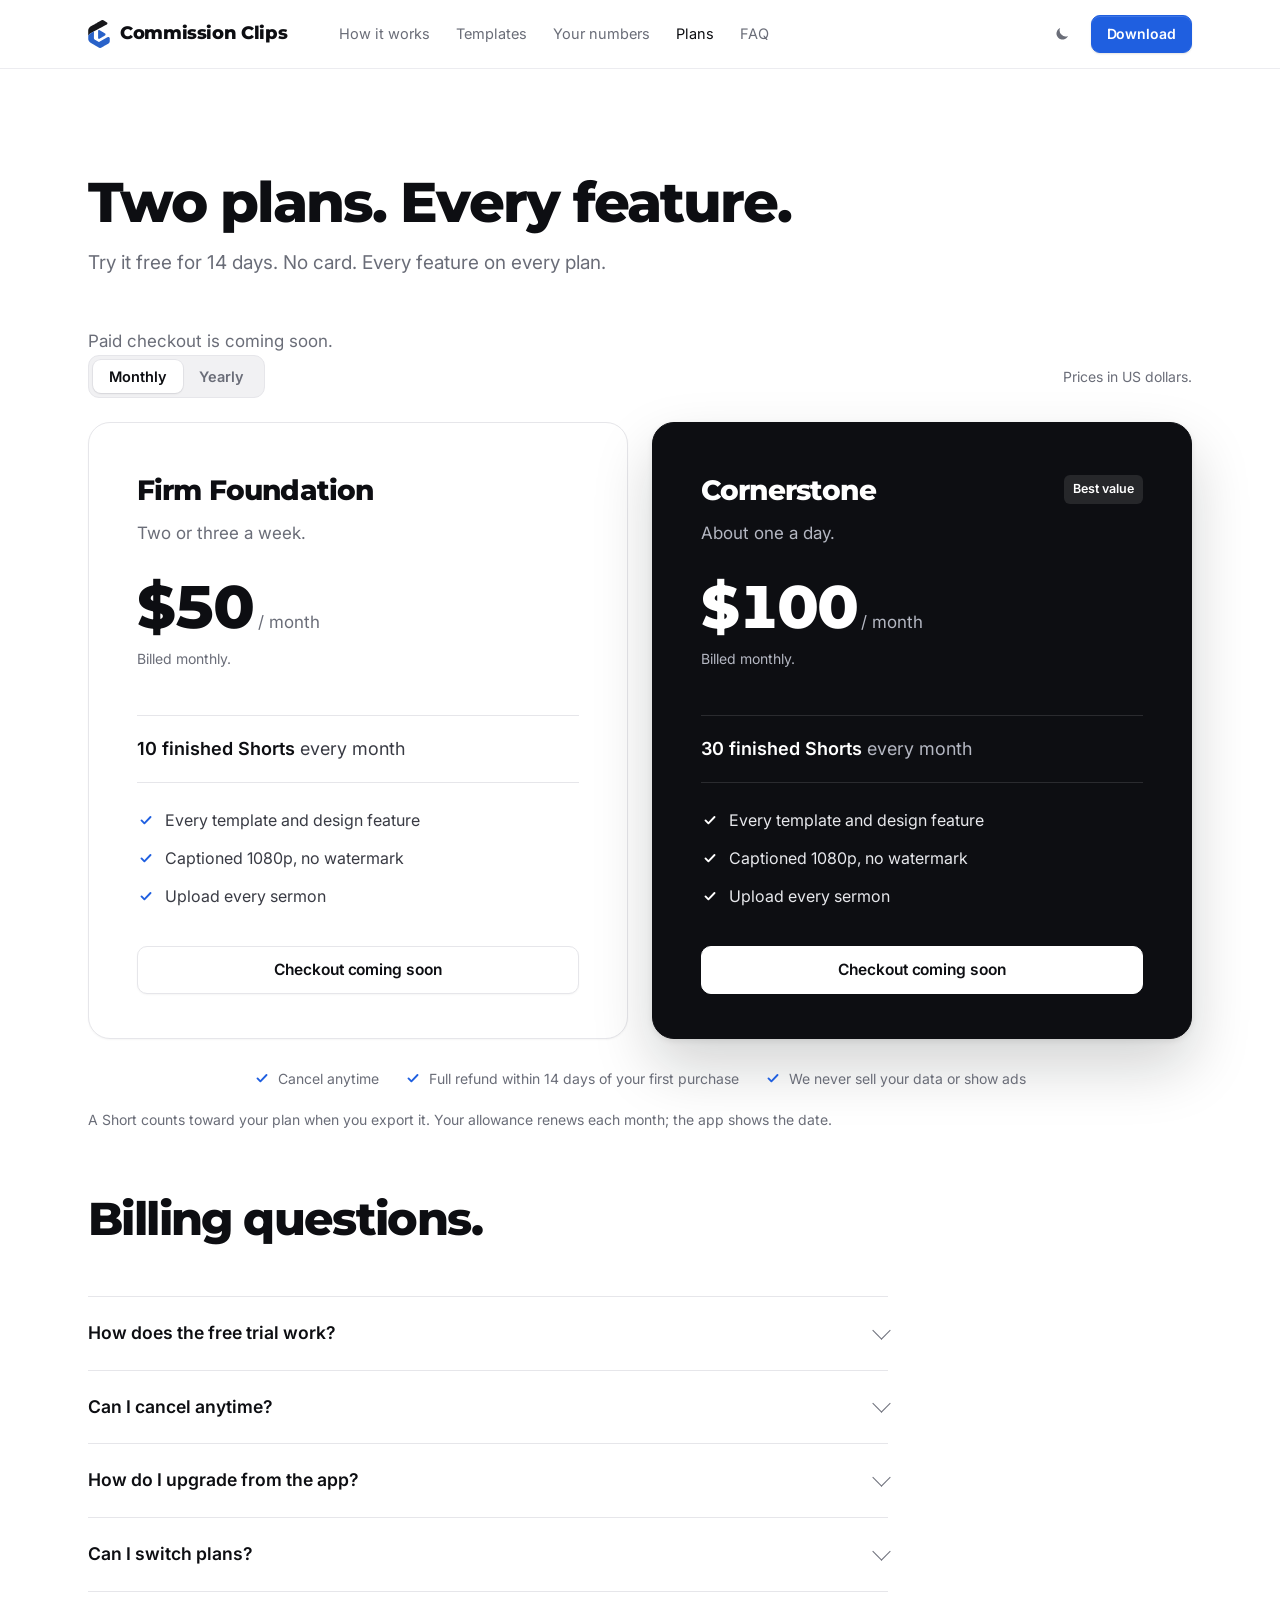
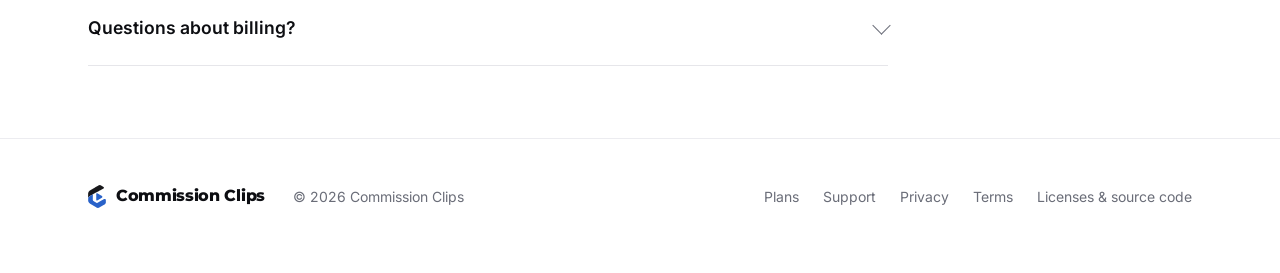
<file: plans.html>
<!doctype html>
<html lang="en"><head><meta charset="utf-8"><meta name="viewport" content="width=device-width, initial-scale=1">
<title>Plans — Commission Clips</title>
<meta name="description" content="Commission Clips plans: choose 10 or 30 finished Shorts a month. Every feature on every plan.">
<link rel="canonical" href="https://commissionclips.com/plans.html">
<link rel="icon" href="img/logo-ink.svg" type="image/svg+xml"><link rel="icon" href="img/favicon-32.png" sizes="32x32"><link rel="apple-touch-icon" href="img/apple-touch-icon.png">
<meta property="og:type" content="website"><meta property="og:site_name" content="Commission Clips">
<meta property="og:title" content="Plans — Commission Clips"><meta property="og:description" content="Commission Clips plans: choose 10 or 30 finished Shorts a month. Every feature on every plan.">
<meta property="og:url" content="https://commissionclips.com/plans.html"><meta property="og:image" content="https://commissionclips.com/img/og.png">
<meta name="twitter:card" content="summary_large_image">
<meta name="theme-color" content="#f3f2ee" media="(prefers-color-scheme: light)"><meta name="theme-color" content="#0b0b0c" media="(prefers-color-scheme: dark)">
<script src="theme.js"></script>
<link rel="stylesheet" href="site.css?v=9">
<style>
.plans-wrap { max-width: none; }
.toggle-row { display: flex; align-items: center; justify-content: space-between; flex-wrap: wrap; gap: 16px; margin-bottom: 24px; }
.from-app { display: none; align-items: center; gap: 10px; padding: 12px 16px; border-radius: var(--radius-card); background: var(--accent-soft); color: var(--text); font-size: 15px; margin-bottom: 20px; }
.from-app.on { display: flex; }
.counts { display: grid; grid-template-columns: repeat(2, minmax(0, 1fr)); gap: 16px; max-width: 940px; }
.counts .card h3 { font-size: 18px; margin-bottom: 10px; }
.counts .yes h3 { color: var(--accent); }
.note { color: var(--muted); font-size: 14px; margin-top: 18px; }
@media (max-width: 900px) { .counts { grid-template-columns: 1fr; } }
</style></head>
<body>
<header class="top"><div class="wrap">
  <a class="brand" href="index.html"><img src="img/logo-ink.svg" alt="">Commission Clips</a>
  <nav aria-label="Main"><a href="index.html#how">How it works</a><a href="index.html#templates">Templates</a><a href="index.html#numbers">Your numbers</a><a href="plans.html" aria-current="page">Plans</a><a href="index.html#faq">FAQ</a></nav>
  <div class="actions"><a class="btn accent sm" href="index.html#download">Download</a></div>
</div></header>

<main class="wrap">
  <header class="page-head">
    <h1 class="page-title" style="margin-top:16px">Two plans. Every feature.</h1>
    <p class="page-desc">Try it free for 14 days. No card. Every feature on every plan.</p>
  </header>

  <div class="plans-wrap">
    <p class="muted">Paid checkout is coming soon.</p>
    <div class="from-app" id="from-app" role="status">You've come from the Commission Clips app. After checkout you'll get a license key to paste into Settings.</div>
    <div class="toggle-row">
      <div class="billing-toggle" role="group" aria-label="Billing">
        <button type="button" data-int="monthly" aria-pressed="true">Monthly</button>
        <button type="button" data-int="annual" aria-pressed="false">Yearly</button>
      </div>
      <span class="muted" style="font-size:14px">Prices in US dollars.</span>
    </div>
    <div class="plans">
      <article class="card plan" id="plan-firm_foundation" data-plan="firm_foundation">
        <div class="plan-top"><h2>Firm Foundation</h2></div><p class="lead">Two or three a week.</p>
        <div class="price" data-price>$50<span> / month</span></div><p class="billing" data-billing>Billed monthly.</p>
        <div class="quota"><strong>10 finished Shorts</strong> every month</div>
        <ul class="ticks"><li>Every template and design feature</li><li>Captioned 1080p, no watermark</li><li>Upload every sermon</li></ul>
        <button class="btn" data-checkout disabled>Checkout coming soon</button>
      </article>
      <article class="card plan featured" id="plan-cornerstone" data-plan="cornerstone">
        <div class="plan-top"><h2>Cornerstone</h2><span class="tag">Best value</span></div><p class="lead">About one a day.</p>
        <div class="price" data-price>$100<span> / month</span></div><p class="billing" data-billing>Billed monthly.</p>
        <div class="quota"><strong>30 finished Shorts</strong> every month</div>
        <ul class="ticks"><li>Every template and design feature</li><li>Captioned 1080p, no watermark</li><li>Upload every sermon</li></ul>
        <button class="btn accent" data-checkout disabled>Checkout coming soon</button>
      </article>
    </div>
    <ul class="trust" aria-label="Buying with confidence"><li>Cancel anytime</li><li>Full refund within 14 days of your first purchase</li><li>We never sell your data or show ads</li></ul>
  </div>

  <p class="note">A Short counts toward your plan when you export it. Your allowance renews each month; the app shows the date.</p>

  <section class="band" style="padding-top:64px"><div class="head"><h2>Billing questions.</h2></div>
    <div class="faq">
      <details><summary>How does the free trial work?</summary><p>14 days, up to 10 finished Shorts, no card. Then choose a plan to keep exporting.</p></details>
      <details><summary>Can I cancel anytime?</summary><p>Yes. Cancelling stops future charges, and you keep access until the end of the period you paid for.</p></details>
      <details><summary>How do I upgrade from the app?</summary><p>Choose a plan here. After checkout you'll receive a license key — paste it into Commission Clips → Settings.</p></details>
      <details><summary>Can I switch plans?</summary><p>Yes, anytime from the app.</p></details>
      <details><summary>Questions about billing?</summary><p>Email <a href="mailto:commissionclipssupport@gmail.com" style="color:var(--accent)">commissionclipssupport@gmail.com</a>.</p></details>
    </div>
  </section>
</main>

<footer><div class="wrap">
  <a class="brand" href="index.html"><img src="img/logo-ink.svg" alt="">Commission Clips</a>
  <span>© 2026 Commission Clips</span>
  <nav aria-label="Footer"><a href="plans.html">Plans</a><a href="support.html">Support</a><a href="privacy.html">Privacy</a><a href="terms.html">Terms</a><a href="https://github.com/pairofblessings-cmd/commission-clips/releases/tag/v0.1.14">Licenses &amp; source code</a></nav>
</div></footer>
<script>
// The app opens /plans.html?from=app&plan=firm_foundation|cornerstone&interval=annual|monthly.
const q = new URLSearchParams(location.search);
const P = { firm_foundation: { name: "Firm Foundation", m: 50, y: 500, n: 10 }, cornerstone: { name: "Cornerstone", m: 100, y: 1000, n: 30 } };
// Store checkout links go here when the store is set up.
const CHECKOUT = { firm_foundation: { monthly: "", annual: "" }, cornerstone: { monthly: "", annual: "" } };
const money = v => "$" + (Number.isInteger(v) ? v.toLocaleString("en-US") : v.toFixed(2));
function setInterval_(int, animate) {
  const yearly = int === "annual";
  document.querySelectorAll("[data-int]").forEach(b => b.setAttribute("aria-pressed", String(b.dataset.int === int)));
  document.querySelectorAll("[data-plan]").forEach(card => {
    const id = card.dataset.plan, p = P[id], perMonth = yearly ? Math.round(p.y / 12 * 100) / 100 : p.m;
    card.querySelector("[data-price]").innerHTML = yearly
      ? '<s class="was">' + money(p.m) + '</s><b class="now">' + money(perMonth) + "</b><span> / month</span>"
      : money(p.m) + "<span> / month</span>";
    card.querySelector("[data-billing]").innerHTML = yearly
      ? '<b class="save-amt">Save ' + money(Math.round((p.m - perMonth) * 100) / 100) + " a month <span class=\"deal\">\u00b7 12 months for the price of 10</span></b><i>" + money(p.y) + " billed yearly</i>"
      : "Billed monthly.";
    const btn = card.querySelector("[data-checkout]"), url = CHECKOUT[id][int];
    btn.disabled = !url; btn.onclick = url ? () => { location.href = url; } : null;
    btn.textContent = url ? "Choose " + p.name : "Checkout coming soon";
    if (animate) { card.classList.remove("flip"); void card.offsetWidth; card.classList.add("flip"); }
  });
}
const calm = matchMedia("(prefers-reduced-motion: reduce)").matches;
document.querySelectorAll("[data-int]").forEach(b => b.onclick = () => setInterval_(b.dataset.int, !calm));
setInterval_(q.get("interval") === "annual" ? "annual" : "monthly", false);
if (q.get("from") === "app") document.getElementById("from-app").classList.add("on");
const want = document.getElementById("plan-" + q.get("plan"));
if (want && want.dataset.plan) want.scrollIntoView({ block: "center" });
</script>
</body></html>
</file>
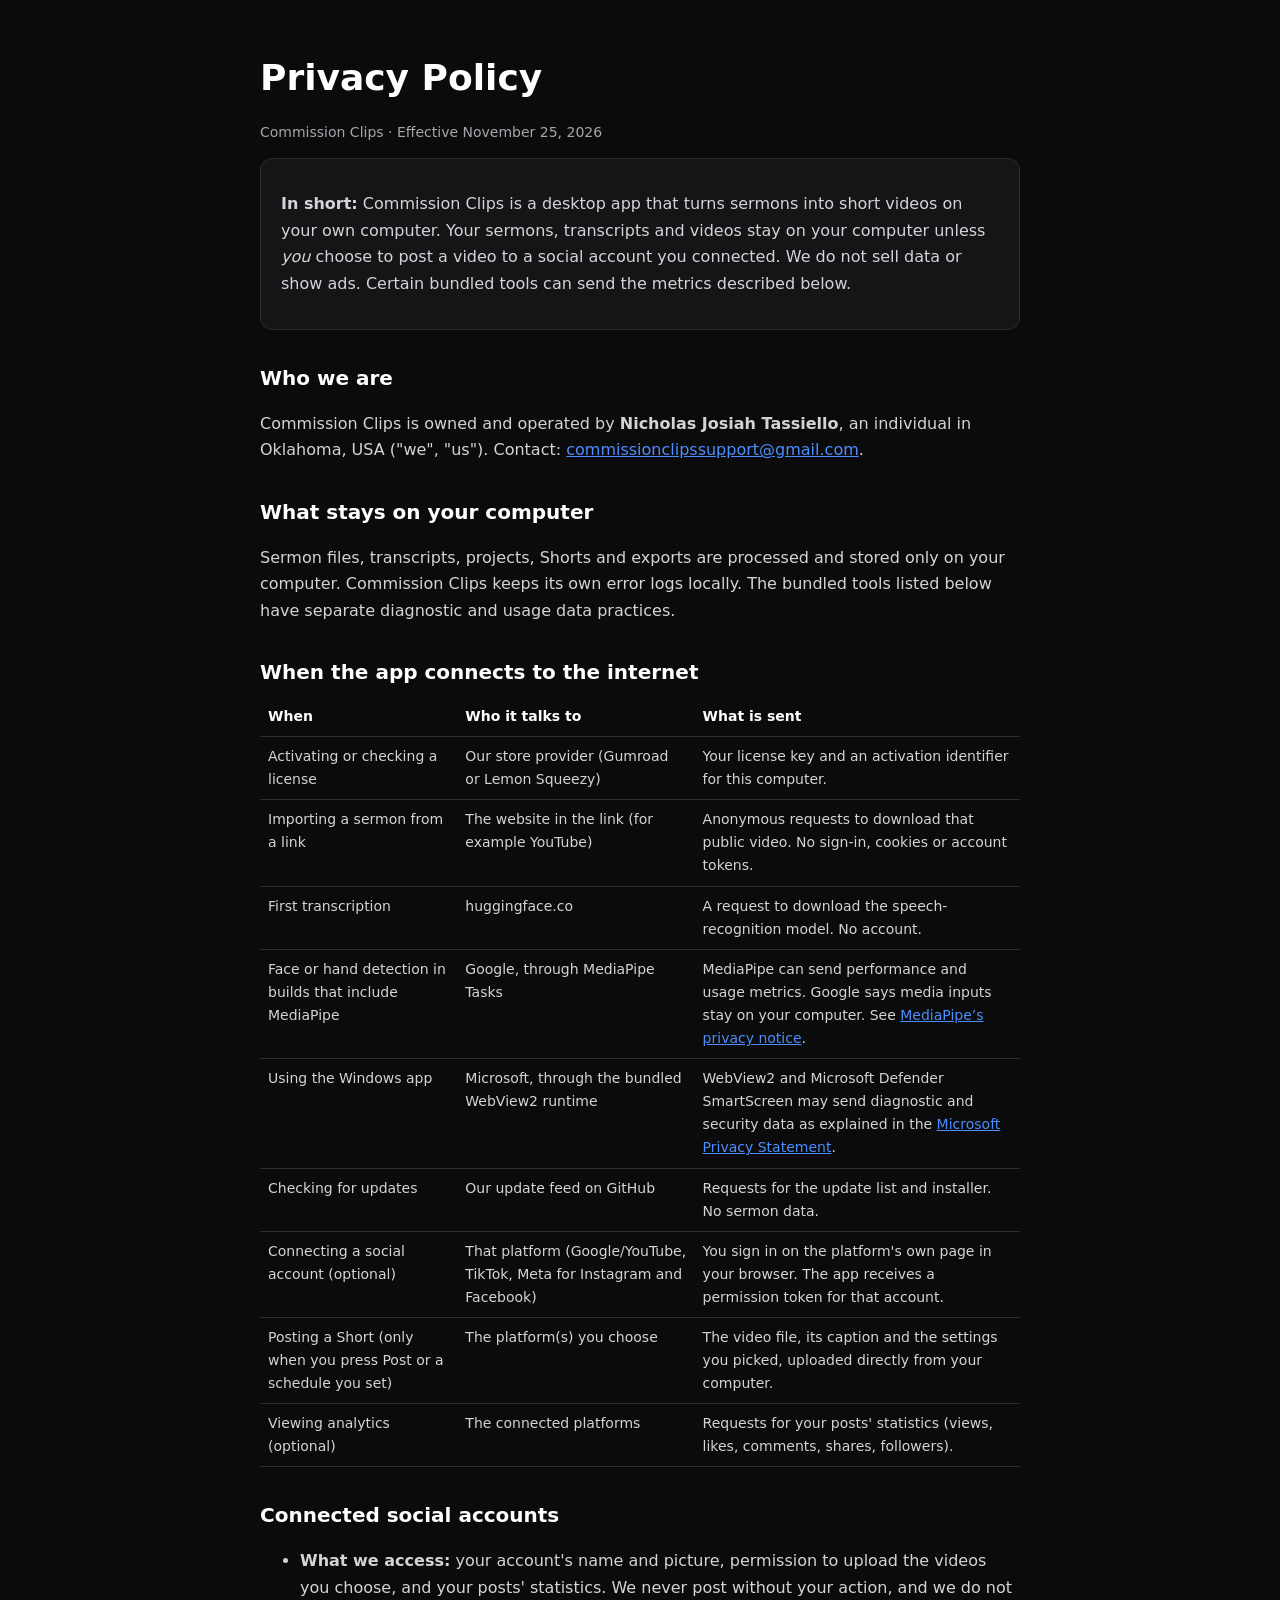
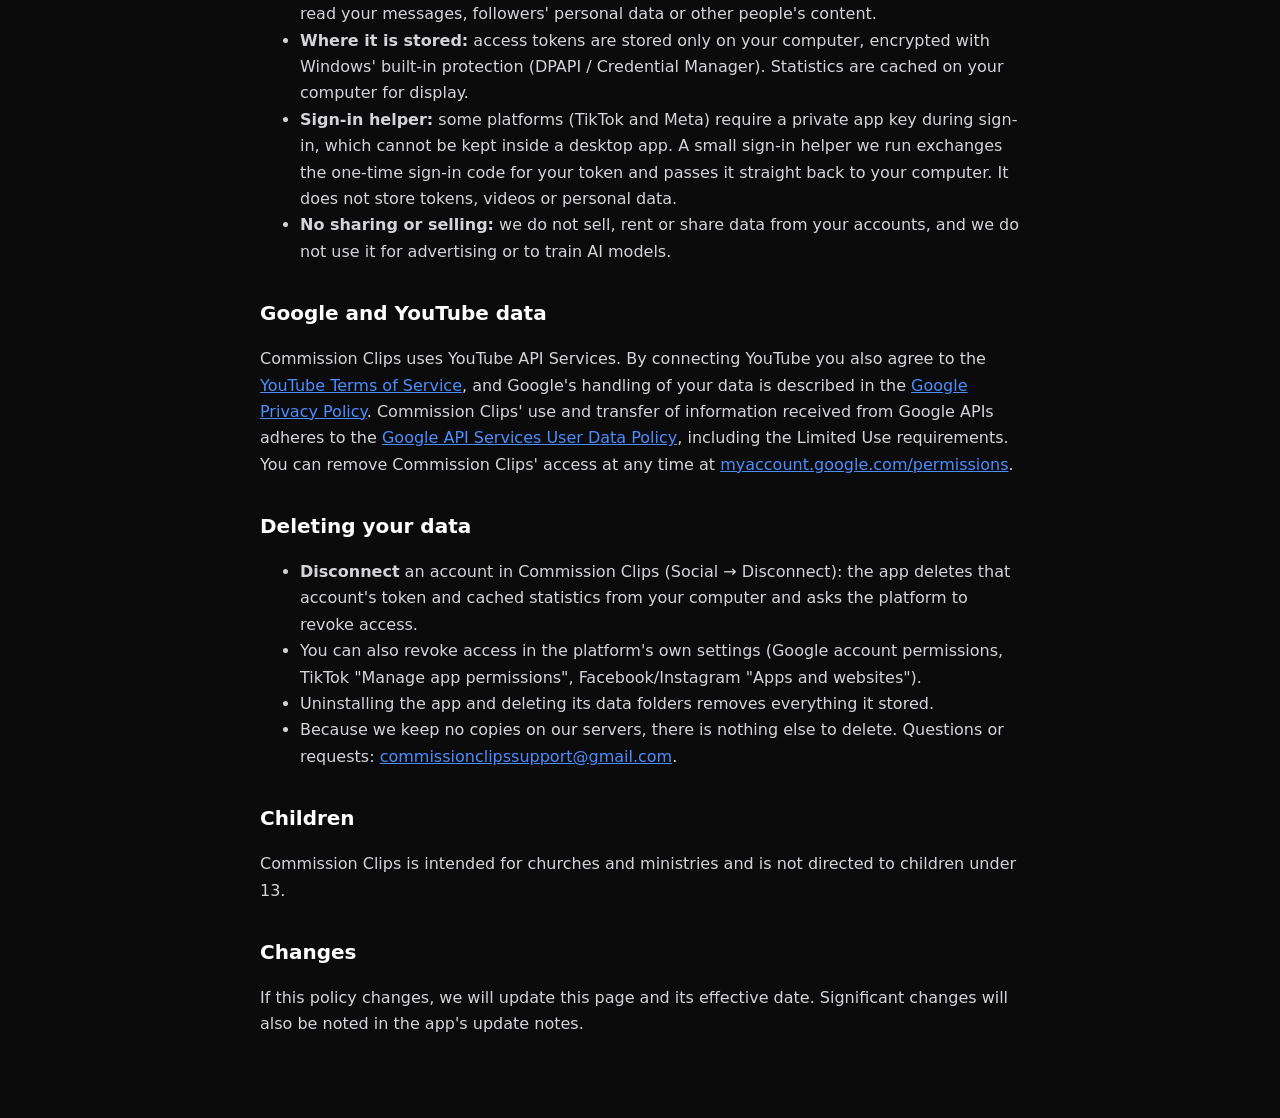
<file: privacy.html>
<!doctype html>
<html lang="en"><head><meta charset="utf-8"><meta name="viewport" content="width=device-width, initial-scale=1">
<title>Privacy Policy — Commission Clips</title>
<link rel="icon" href="img/logo-ink.svg" type="image/svg+xml">
<style>
:root { --bg: #0b0b0c; --panel: #151517; --line: #2c2c30; --text: #ffffff; --soft: #d4d4d8; --muted: #a6a6ad; --accent: #4c8dff; }
body { margin: 0; background: var(--bg); color: var(--soft); font: 16px/1.65 system-ui, "Segoe UI", Inter, sans-serif; }
main { max-width: 760px; margin: 0 auto; padding: 48px 16px 64px; }
h1 { color: var(--text); font-size: 36px; margin: 0 0 4px; } h2 { color: var(--text); font-size: 20px; margin: 32px 0 8px; }
a { color: var(--accent); } .muted { color: var(--muted); font-size: 14px; }
table { width: 100%; border-collapse: collapse; font-size: 14px; } td, th { text-align: left; vertical-align: top; padding: 8px; border-bottom: 1px solid var(--line); }
th { color: var(--text); } .box { background: var(--panel); border: 1px solid var(--line); border-radius: 12px; padding: 16px 20px; }
</style></head>
<body><main>
<h1>Privacy Policy</h1>
<p class="muted">Commission Clips · Effective November 25, 2026</p>

<div class="box"><p><strong>In short:</strong> Commission Clips is a desktop app that turns sermons into short videos on your own
computer. Your sermons, transcripts and videos stay on your computer unless <em>you</em> choose to post a video to a social
account you connected. We do not sell data or show ads. Certain bundled tools can send the metrics described below.</p></div>

<h2>Who we are</h2>
<p>Commission Clips is owned and operated by <strong>Nicholas Josiah Tassiello</strong>, an individual in
Oklahoma, USA ("we", "us"). Contact: <a href="mailto:commissionclipssupport@gmail.com">commissionclipssupport@gmail.com</a>.</p>

<h2>What stays on your computer</h2>
<p>Sermon files, transcripts, projects, Shorts and exports are processed and stored only on your computer. Commission Clips keeps its own error logs locally. The bundled tools listed below have separate diagnostic and usage data practices.</p>

<h2>When the app connects to the internet</h2>
<table>
<tr><th>When</th><th>Who it talks to</th><th>What is sent</th></tr>
<tr><td>Activating or checking a license</td><td>Our store provider (Gumroad or Lemon Squeezy)</td><td>Your license key and an activation identifier for this computer.</td></tr>
<tr><td>Importing a sermon from a link</td><td>The website in the link (for example YouTube)</td><td>Anonymous requests to download that public video. No sign-in, cookies or account tokens.</td></tr>
<tr><td>First transcription</td><td>huggingface.co</td><td>A request to download the speech-recognition model. No account.</td></tr>
<tr><td>Face or hand detection in builds that include MediaPipe</td><td>Google, through MediaPipe Tasks</td><td>MediaPipe can send performance and usage metrics. Google says media inputs stay on your computer. See <a href="https://github.com/google-ai-edge/mediapipe#privacy-notice">MediaPipe’s privacy notice</a>.</td></tr>
<tr><td>Using the Windows app</td><td>Microsoft, through the bundled WebView2 runtime</td><td>WebView2 and Microsoft Defender SmartScreen may send diagnostic and security data as explained in the <a href="https://aka.ms/privacy">Microsoft Privacy Statement</a>.</td></tr>
<tr><td>Checking for updates</td><td>Our update feed on GitHub</td><td>Requests for the update list and installer. No sermon data.</td></tr>
<tr><td>Connecting a social account (optional)</td><td>That platform (Google/YouTube, TikTok, Meta for Instagram and Facebook)</td><td>You sign in on the platform's own page in your browser. The app receives a permission token for that account.</td></tr>
<tr><td>Posting a Short (only when you press Post or a schedule you set)</td><td>The platform(s) you choose</td><td>The video file, its caption and the settings you picked, uploaded directly from your computer.</td></tr>
<tr><td>Viewing analytics (optional)</td><td>The connected platforms</td><td>Requests for your posts' statistics (views, likes, comments, shares, followers).</td></tr>
</table>

<h2>Connected social accounts</h2>
<ul>
<li><strong>What we access:</strong> your account's name and picture, permission to upload the videos you choose, and your posts' statistics. We never post without your action, and we do not read your messages, followers' personal data or other people's content.</li>
<li><strong>Where it is stored:</strong> access tokens are stored only on your computer, encrypted with Windows' built-in protection (DPAPI / Credential Manager). Statistics are cached on your computer for display.</li>
<li><strong>Sign-in helper:</strong> some platforms (TikTok and Meta) require a private app key during sign-in, which cannot be kept inside a desktop app. A small sign-in helper we run exchanges the one-time sign-in code for your token and passes it straight back to your computer. It does not store tokens, videos or personal data.</li>
<li><strong>No sharing or selling:</strong> we do not sell, rent or share data from your accounts, and we do not use it for advertising or to train AI models.</li>
</ul>

<h2>Google and YouTube data</h2>
<p>Commission Clips uses YouTube API Services. By connecting YouTube you also agree to the
<a href="https://www.youtube.com/t/terms">YouTube Terms of Service</a>, and Google's handling of your data is described in the
<a href="https://policies.google.com/privacy">Google Privacy Policy</a>. Commission Clips' use and transfer of information
received from Google APIs adheres to the <a href="https://developers.google.com/terms/api-services-user-data-policy">Google API
Services User Data Policy</a>, including the Limited Use requirements. You can remove Commission Clips' access at any time
at <a href="https://myaccount.google.com/permissions">myaccount.google.com/permissions</a>.</p>

<h2 id="delete-data">Deleting your data</h2>
<ul>
<li><strong>Disconnect</strong> an account in Commission Clips (Social → Disconnect): the app deletes that account's token and cached statistics from your computer and asks the platform to revoke access.</li>
<li>You can also revoke access in the platform's own settings (Google account permissions, TikTok "Manage app permissions", Facebook/Instagram "Apps and websites").</li>
<li>Uninstalling the app and deleting its data folders removes everything it stored.</li>
<li>Because we keep no copies on our servers, there is nothing else to delete. Questions or requests: <a href="mailto:commissionclipssupport@gmail.com">commissionclipssupport@gmail.com</a>.</li>
</ul>

<h2>Children</h2>
<p>Commission Clips is intended for churches and ministries and is not directed to children under 13.</p>

<h2>Changes</h2>
<p>If this policy changes, we will update this page and its effective date. Significant changes will also be noted in the app's update notes.</p>
</main></body></html>
</file>
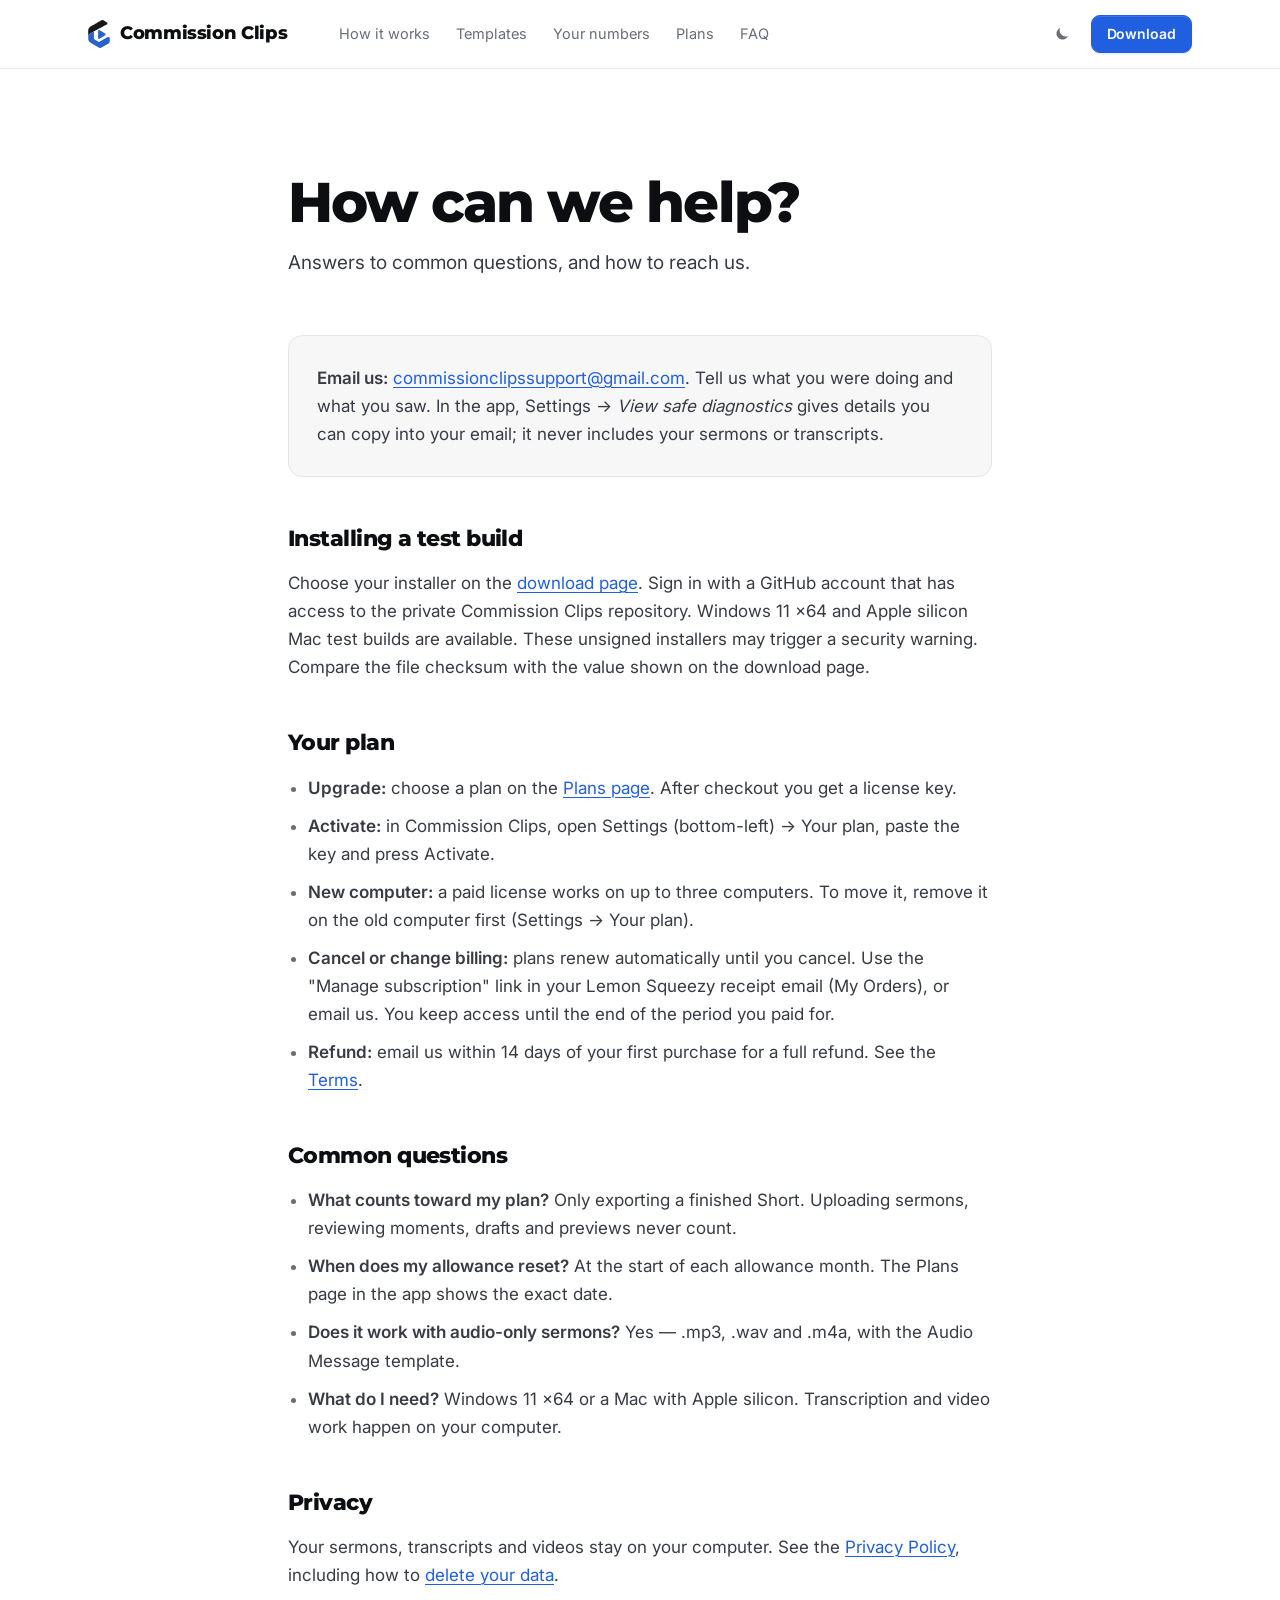
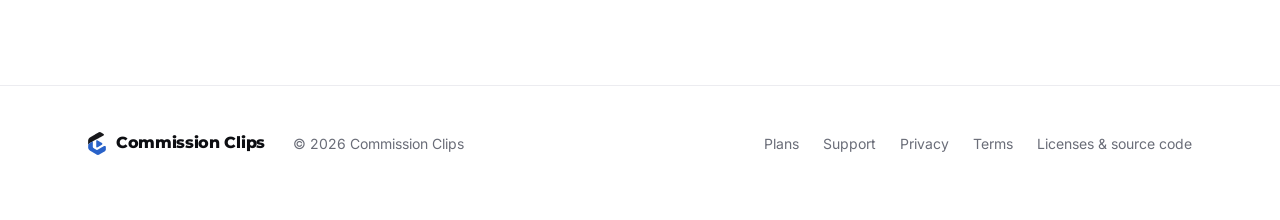
<file: support.html>
<!doctype html>
<html lang="en"><head><meta charset="utf-8"><meta name="viewport" content="width=device-width, initial-scale=1">
<title>Support — Commission Clips</title>
<meta name="description" content="Help with Commission Clips: plans, license keys, refunds and common questions.">
<link rel="canonical" href="https://commissionclips.com/support.html">
<link rel="icon" href="img/logo-ink.svg" type="image/svg+xml"><link rel="icon" href="img/favicon-32.png" sizes="32x32"><link rel="apple-touch-icon" href="img/apple-touch-icon.png">
<meta property="og:type" content="website"><meta property="og:site_name" content="Commission Clips">
<meta property="og:title" content="Support — Commission Clips"><meta property="og:description" content="Help with Commission Clips: plans, license keys, refunds and common questions.">
<meta property="og:url" content="https://commissionclips.com/support.html"><meta property="og:image" content="https://commissionclips.com/img/og.png">
<meta name="twitter:card" content="summary_large_image">
<meta name="theme-color" content="#f3f2ee" media="(prefers-color-scheme: light)"><meta name="theme-color" content="#0b0b0c" media="(prefers-color-scheme: dark)">
<script src="theme.js"></script>
<link rel="stylesheet" href="site.css?v=9">
</head>
<body>
<header class="top"><div class="wrap">
  <a class="brand" href="index.html"><img src="img/logo-ink.svg" alt="">Commission Clips</a>
  <nav aria-label="Main"><a href="index.html#how">How it works</a><a href="index.html#templates">Templates</a><a href="index.html#numbers">Your numbers</a><a href="plans.html">Plans</a><a href="index.html#faq">FAQ</a></nav>
  <div class="actions"><a class="btn accent sm" href="index.html#download">Download</a></div>
</div></header>

<main class="wrap legal">
  <header class="page-head">
    <h1 class="page-title" style="margin-top:16px">How can we help?</h1>
    <p class="page-desc">Answers to common questions, and how to reach us.</p>
  </header>
  <div class="card summary"><p><strong>Email us:</strong> <a href="mailto:commissionclipssupport@gmail.com">commissionclipssupport@gmail.com</a>.
  Tell us what you were doing and what you saw. In the app, Settings → <em>View safe diagnostics</em> gives details you can copy
  into your email; it never includes your sermons or transcripts.</p></div>

  <h2 id="install">Installing a test build</h2>
<p>Choose your installer on the <a href="index.html#download">download page</a>. Sign in with a GitHub account that has access to the private Commission Clips repository. Windows 11 x64 and Apple silicon Mac test builds are available. These unsigned installers may trigger a security warning. Compare the file checksum with the value shown on the download page.</p>

<h2>Your plan</h2>
  <ul>
    <li><strong>Upgrade:</strong> choose a plan on the <a href="plans.html">Plans page</a>. After checkout you get a license key.</li>
    <li><strong>Activate:</strong> in Commission Clips, open Settings (bottom-left) → Your plan, paste the key and press Activate.</li>
    <li><strong>New computer:</strong> a paid license works on up to three computers. To move it, remove it on the old computer first (Settings → Your plan).</li>
    <li><strong>Cancel or change billing:</strong> plans renew automatically until you cancel. Use the "Manage subscription" link in your Lemon Squeezy receipt email (My Orders), or email us. You keep access until the end of the period you paid for.</li>
    <li><strong>Refund:</strong> email us within 14 days of your first purchase for a full refund. See the <a href="terms.html">Terms</a>.</li>
  </ul>

  <h2>Common questions</h2>
  <ul>
    <li><strong>What counts toward my plan?</strong> Only exporting a finished Short. Uploading sermons, reviewing moments, drafts and previews never count.</li>
    <li><strong>When does my allowance reset?</strong> At the start of each allowance month. The Plans page in the app shows the exact date.</li>
    <li><strong>Does it work with audio-only sermons?</strong> Yes — .mp3, .wav and .m4a, with the Audio Message template.</li>
    <li><strong>What do I need?</strong> Windows 11 x64 or a Mac with Apple silicon. Transcription and video work happen on your computer.</li>
  </ul>

  <h2>Privacy</h2>
  <p>Your sermons, transcripts and videos stay on your computer. See the <a href="privacy.html">Privacy Policy</a>, including how to
  <a href="privacy.html#delete-data">delete your data</a>.</p>
</main>

<footer><div class="wrap">
  <a class="brand" href="index.html"><img src="img/logo-ink.svg" alt="">Commission Clips</a>
  <span>© 2026 Commission Clips</span>
  <nav aria-label="Footer"><a href="plans.html">Plans</a><a href="support.html">Support</a><a href="privacy.html">Privacy</a><a href="terms.html">Terms</a><a href="https://github.com/pairofblessings-cmd/commission-clips/releases/tag/v0.1.14">Licenses &amp; source code</a></nav>
</div></footer>
</body></html>
</file>
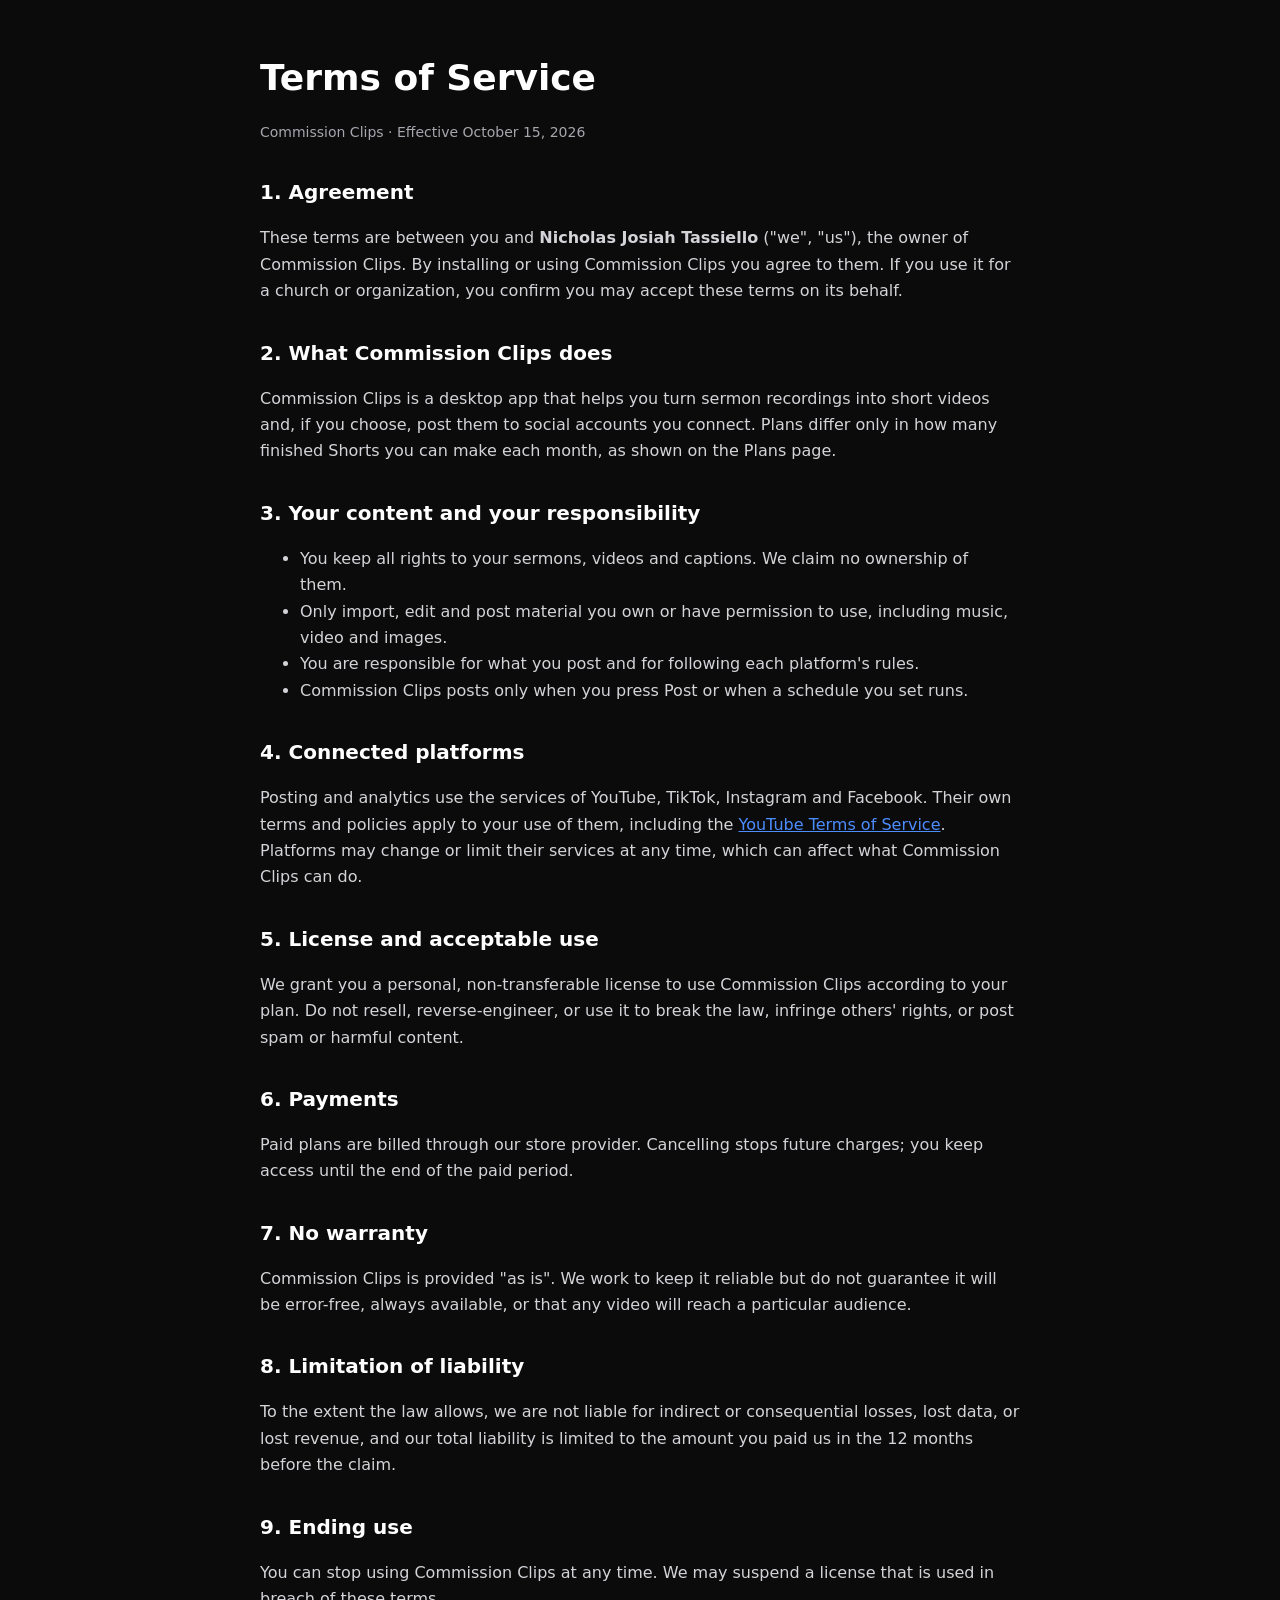
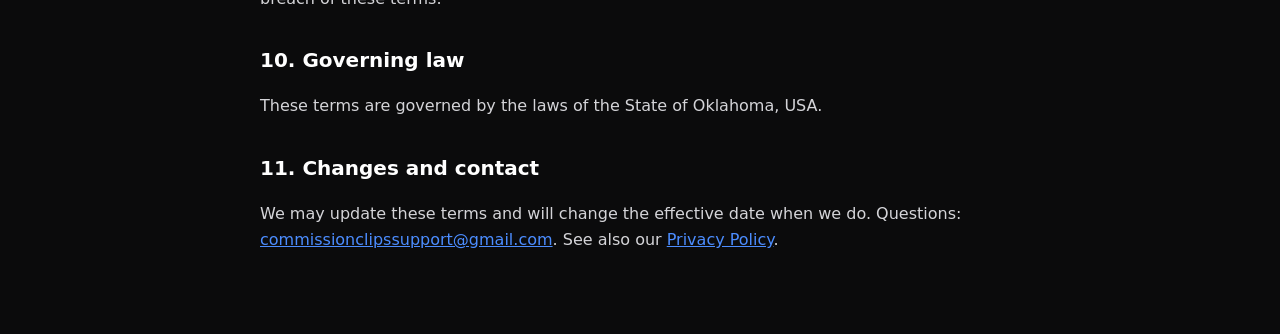
<file: terms.html>
<!doctype html>
<html lang="en"><head><meta charset="utf-8"><meta name="viewport" content="width=device-width, initial-scale=1">
<title>Terms of Service — Commission Clips</title>
<link rel="icon" href="img/logo-ink.svg" type="image/svg+xml">
<style>
:root { --bg: #0b0b0c; --panel: #151517; --line: #2c2c30; --text: #ffffff; --soft: #d4d4d8; --muted: #a6a6ad; --accent: #4c8dff; }
body { margin: 0; background: var(--bg); color: var(--soft); font: 16px/1.65 system-ui, "Segoe UI", Inter, sans-serif; }
main { max-width: 760px; margin: 0 auto; padding: 48px 16px 64px; }
h1 { color: var(--text); font-size: 36px; margin: 0 0 4px; } h2 { color: var(--text); font-size: 20px; margin: 32px 0 8px; }
a { color: var(--accent); } .muted { color: var(--muted); font-size: 14px; }
</style></head>
<body><main>
<h1>Terms of Service</h1>
<p class="muted">Commission Clips · Effective October 15, 2026</p>

<h2>1. Agreement</h2>
<p>These terms are between you and <strong>Nicholas Josiah Tassiello</strong> ("we", "us"), the owner of
Commission Clips. By installing or using Commission Clips you agree to them. If you use it for a church or organization,
you confirm you may accept these terms on its behalf.</p>

<h2>2. What Commission Clips does</h2>
<p>Commission Clips is a desktop app that helps you turn sermon recordings into short videos and, if you choose, post them
to social accounts you connect. Plans differ only in how many finished Shorts you can make each month, as shown on the
Plans page.</p>

<h2>3. Your content and your responsibility</h2>
<ul>
<li>You keep all rights to your sermons, videos and captions. We claim no ownership of them.</li>
<li>Only import, edit and post material you own or have permission to use, including music, video and images.</li>
<li>You are responsible for what you post and for following each platform's rules.</li>
<li>Commission Clips posts only when you press Post or when a schedule you set runs.</li>
</ul>

<h2>4. Connected platforms</h2>
<p>Posting and analytics use the services of YouTube, TikTok, Instagram and Facebook. Their own terms and policies apply
to your use of them, including the <a href="https://www.youtube.com/t/terms">YouTube Terms of Service</a>. Platforms may change
or limit their services at any time, which can affect what Commission Clips can do.</p>

<h2>5. License and acceptable use</h2>
<p>We grant you a personal, non-transferable license to use Commission Clips according to your plan. Do not resell,
reverse-engineer, or use it to break the law, infringe others' rights, or post spam or harmful content.</p>

<h2>6. Payments</h2>
<p>Paid plans are billed through our store provider. Cancelling stops future charges; you keep access until the end of the
paid period.</p>

<h2>7. No warranty</h2>
<p>Commission Clips is provided "as is". We work to keep it reliable but do not guarantee it will be error-free, always
available, or that any video will reach a particular audience.</p>

<h2>8. Limitation of liability</h2>
<p>To the extent the law allows, we are not liable for indirect or consequential losses, lost data, or lost revenue, and
our total liability is limited to the amount you paid us in the 12 months before the claim.</p>

<h2>9. Ending use</h2>
<p>You can stop using Commission Clips at any time. We may suspend a license that is used in breach of these terms.</p>

<h2>10. Governing law</h2>
<p>These terms are governed by the laws of the State of Oklahoma, USA.</p>

<h2>11. Changes and contact</h2>
<p>We may update these terms and will change the effective date when we do. Questions:
<a href="mailto:commissionclipssupport@gmail.com">commissionclipssupport@gmail.com</a>. See also our
<a href="privacy.html">Privacy Policy</a>.</p>
</main></body></html>
</file>
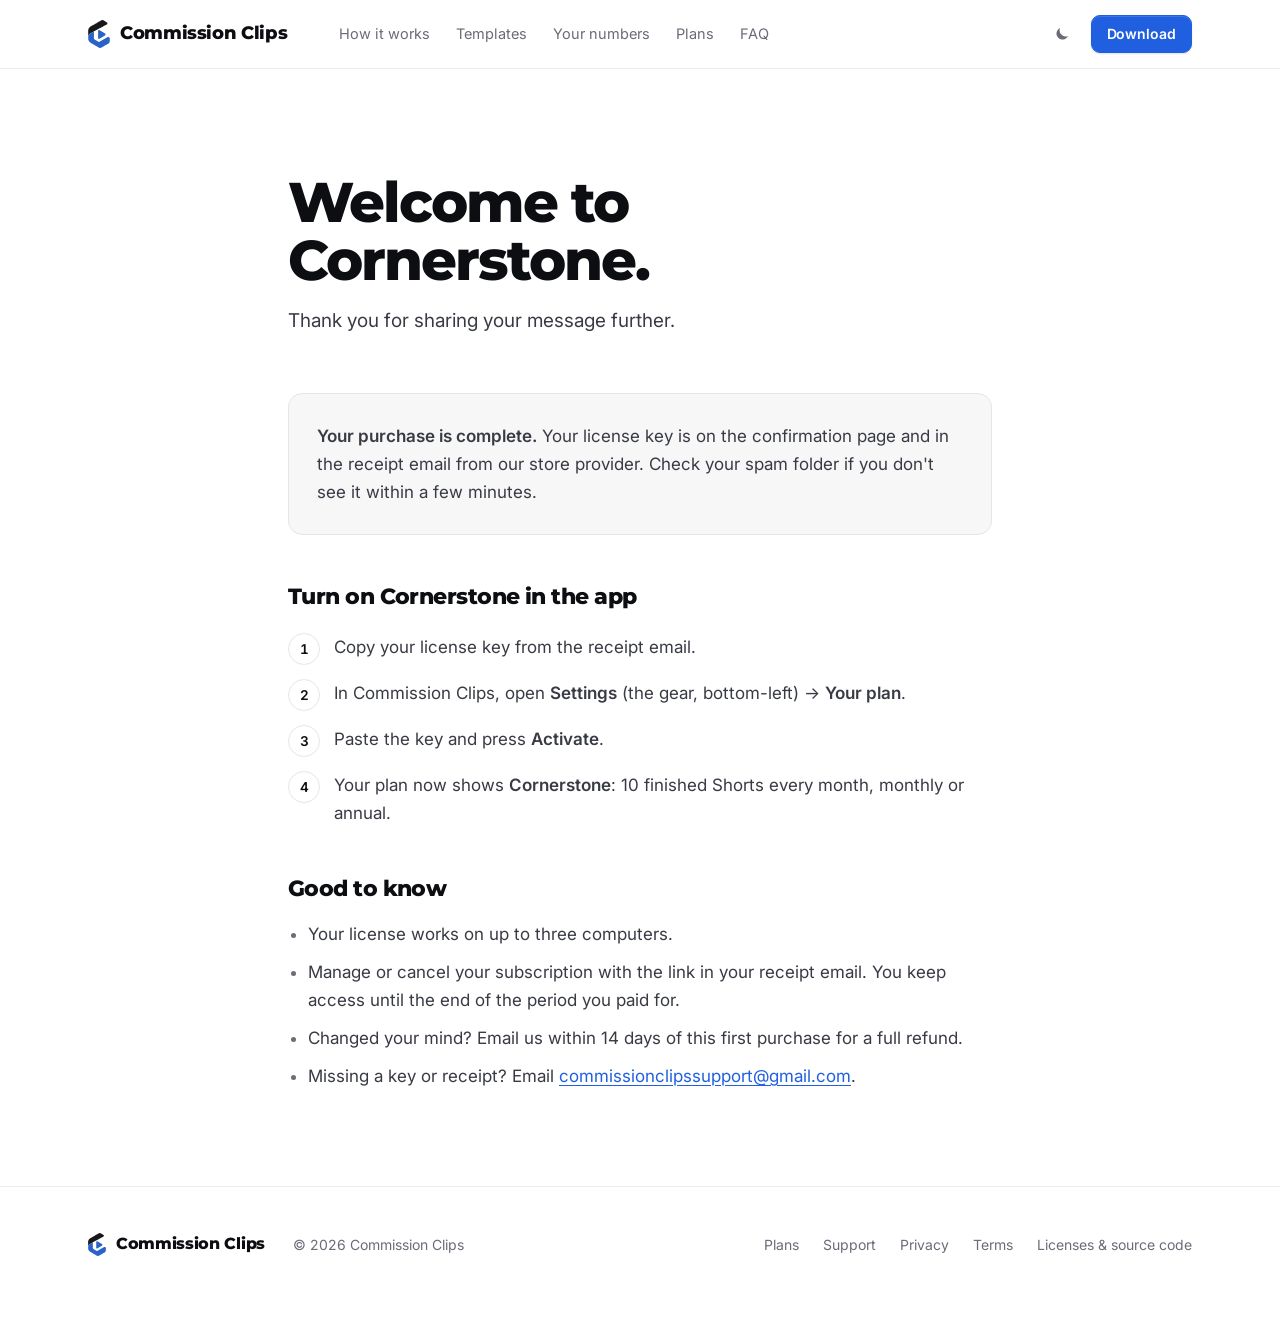
<file: thanks.html>
<!doctype html>
<html lang="en"><head><meta charset="utf-8"><meta name="robots" content="noindex, nofollow"><meta name="viewport" content="width=device-width, initial-scale=1">
<title>Thank you — Commission Clips</title>
<meta name="description" content="Thank you for choosing Cornerstone. How to activate your license key in Commission Clips.">
<link rel="canonical" href="https://commissionclips.com/thanks.html">
<link rel="icon" href="img/logo-ink.svg" type="image/svg+xml"><link rel="icon" href="img/favicon-32.png" sizes="32x32"><link rel="apple-touch-icon" href="img/apple-touch-icon.png">
<meta property="og:type" content="website"><meta property="og:site_name" content="Commission Clips">
<meta property="og:title" content="Thank you — Commission Clips"><meta property="og:description" content="Thank you for choosing Cornerstone. How to activate your license key in Commission Clips.">
<meta property="og:url" content="https://commissionclips.com/thanks.html"><meta property="og:image" content="https://commissionclips.com/img/og.png">
<meta name="twitter:card" content="summary_large_image">
<meta name="theme-color" content="#f3f2ee" media="(prefers-color-scheme: light)"><meta name="theme-color" content="#0b0b0c" media="(prefers-color-scheme: dark)">
<script src="theme.js"></script>
<meta name="robots" content="noindex">
<link rel="stylesheet" href="site.css?v=9">
</head>
<body>
<header class="top"><div class="wrap">
  <a class="brand" href="index.html"><img src="img/logo-ink.svg" alt="">Commission Clips</a>
  <nav aria-label="Main"><a href="index.html#how">How it works</a><a href="index.html#templates">Templates</a><a href="index.html#numbers">Your numbers</a><a href="plans.html">Plans</a><a href="index.html#faq">FAQ</a></nav>
  <div class="actions"><a class="btn accent sm" href="index.html#download">Download</a></div>
</div></header>

<main class="wrap legal">
  <header class="page-head">
    <h1 class="page-title" style="margin-top:16px">Welcome to Cornerstone.</h1>
    <p class="page-desc">Thank you for sharing your message further.</p>
  </header>
  <div class="card summary"><p><strong>Your purchase is complete.</strong> Your license key is on the confirmation page and in the
  receipt email from our store provider. Check your spam folder if you don't see it within a few minutes.</p></div>

  <h2>Turn on Cornerstone in the app</h2>
  <ol class="steps-list">
    <li>Copy your license key from the receipt email.</li>
    <li>In Commission Clips, open <strong>Settings</strong> (the gear, bottom-left) → <strong>Your plan</strong>.</li>
    <li>Paste the key and press <strong>Activate</strong>.</li>
    <li>Your plan now shows <strong>Cornerstone</strong>: 10 finished Shorts every month, monthly or annual.</li>
  </ol>

  <h2>Good to know</h2>
  <ul>
    <li>Your license works on up to three computers.</li>
    <li>Manage or cancel your subscription with the link in your receipt email. You keep access until the end of the period you paid for.</li>
    <li>Changed your mind? Email us within 14 days of this first purchase for a full refund.</li>
    <li>Missing a key or receipt? Email <a href="mailto:commissionclipssupport@gmail.com">commissionclipssupport@gmail.com</a>.</li>
  </ul>
</main>

<footer><div class="wrap">
  <a class="brand" href="index.html"><img src="img/logo-ink.svg" alt="">Commission Clips</a>
  <span>© 2026 Commission Clips</span>
  <nav aria-label="Footer"><a href="plans.html">Plans</a><a href="support.html">Support</a><a href="privacy.html">Privacy</a><a href="terms.html">Terms</a><a href="https://github.com/pairofblessings-cmd/commission-clips/releases/tag/v0.1.14">Licenses &amp; source code</a></nav>
</div></footer>
</body></html>
</file>
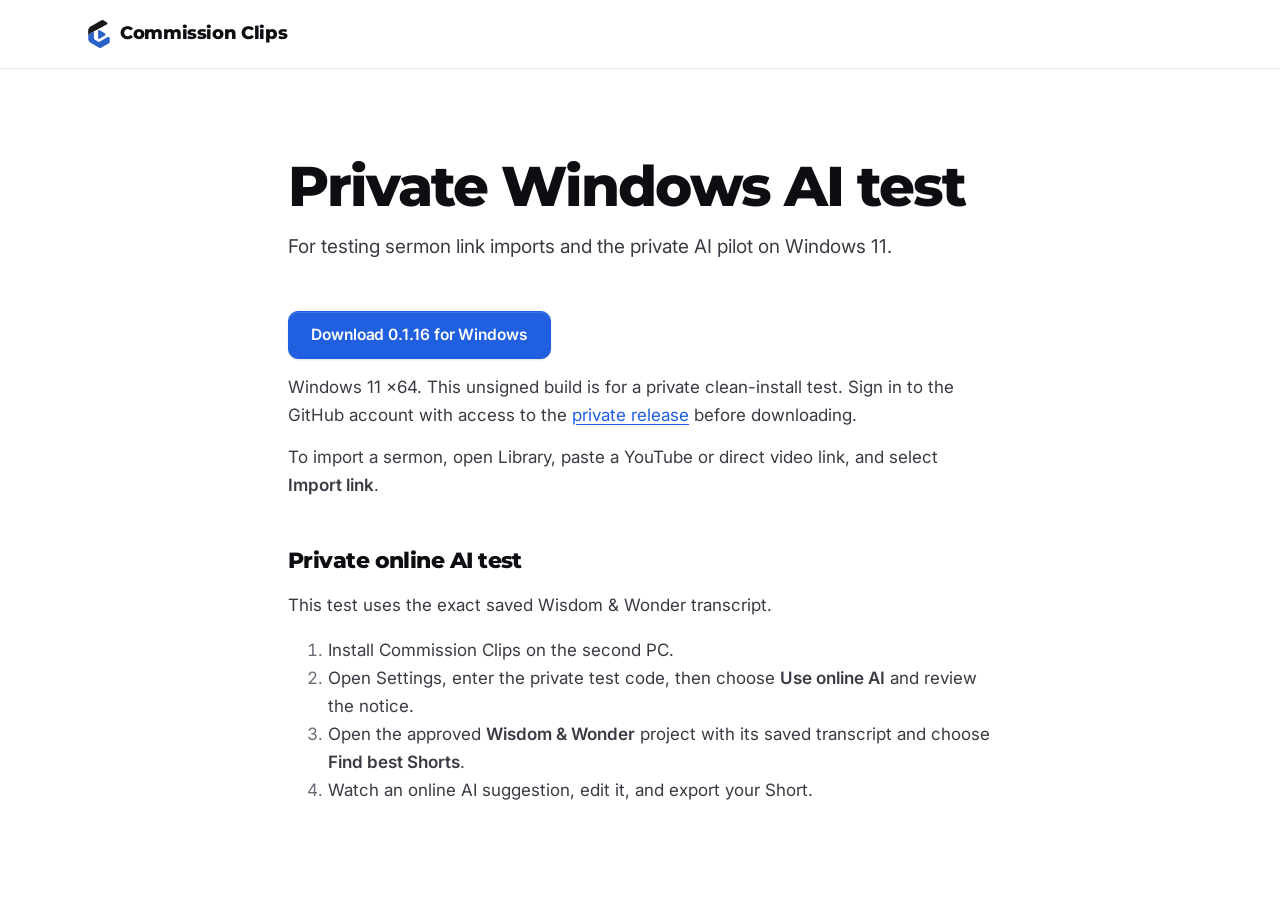
<file: windows-ai-pilot.html>
<!doctype html>
<html lang="en">
<head>
  <meta charset="utf-8">
  <meta name="viewport" content="width=device-width, initial-scale=1">
  <meta name="robots" content="noindex, nofollow">
  <title>Private Windows AI test · Commission Clips</title>
  <link rel="icon" href="/img/logo-ink.svg" type="image/svg+xml">
  <script src="/theme.js"></script>
  <link rel="stylesheet" href="/site.css">
</head>
<body>
  <header class="top">
    <div class="wrap">
      <a class="brand" href="/"><img src="/img/logo-ink.svg" alt="">Commission Clips</a>
    </div>
  </header>
  <main class="wrap legal">
    <header class="page-head">
      <h1 class="page-title">Private Windows AI test</h1>
      <p class="page-desc">For testing sermon link imports and the private AI pilot on Windows 11.</p>
    </header>
    <p><a class="btn accent" href="https://github.com/pairofblessings-cmd/commission-clips-app/releases/download/private-ai-pilot-v0.1.16/CommissionClips-0.1.16-Setup.exe">Download 0.1.16 for Windows</a></p>
    <p>Windows 11 x64. This unsigned build is for a private clean-install test. Sign in to the GitHub account with access to the <a href="https://github.com/pairofblessings-cmd/commission-clips-app/releases/tag/private-ai-pilot-v0.1.16">private release</a> before downloading.</p>
    <p>To import a sermon, open Library, paste a YouTube or direct video link, and select <strong>Import link</strong>.</p>
    <h2>Private online AI test</h2>
    <p>This test uses the exact saved Wisdom &amp; Wonder transcript.</p>
    <ol>
      <li>Install Commission Clips on the second PC.</li>
      <li>Open Settings, enter the private test code, then choose <strong>Use online AI</strong> and review the notice.</li>
      <li>Open the approved <strong>Wisdom &amp; Wonder</strong> project with its saved transcript and choose <strong>Find best Shorts</strong>.</li>
      <li>Watch an online AI suggestion, edit it, and export your Short.</li>
    </ol>
  </main>
</body>
</html>
</file>
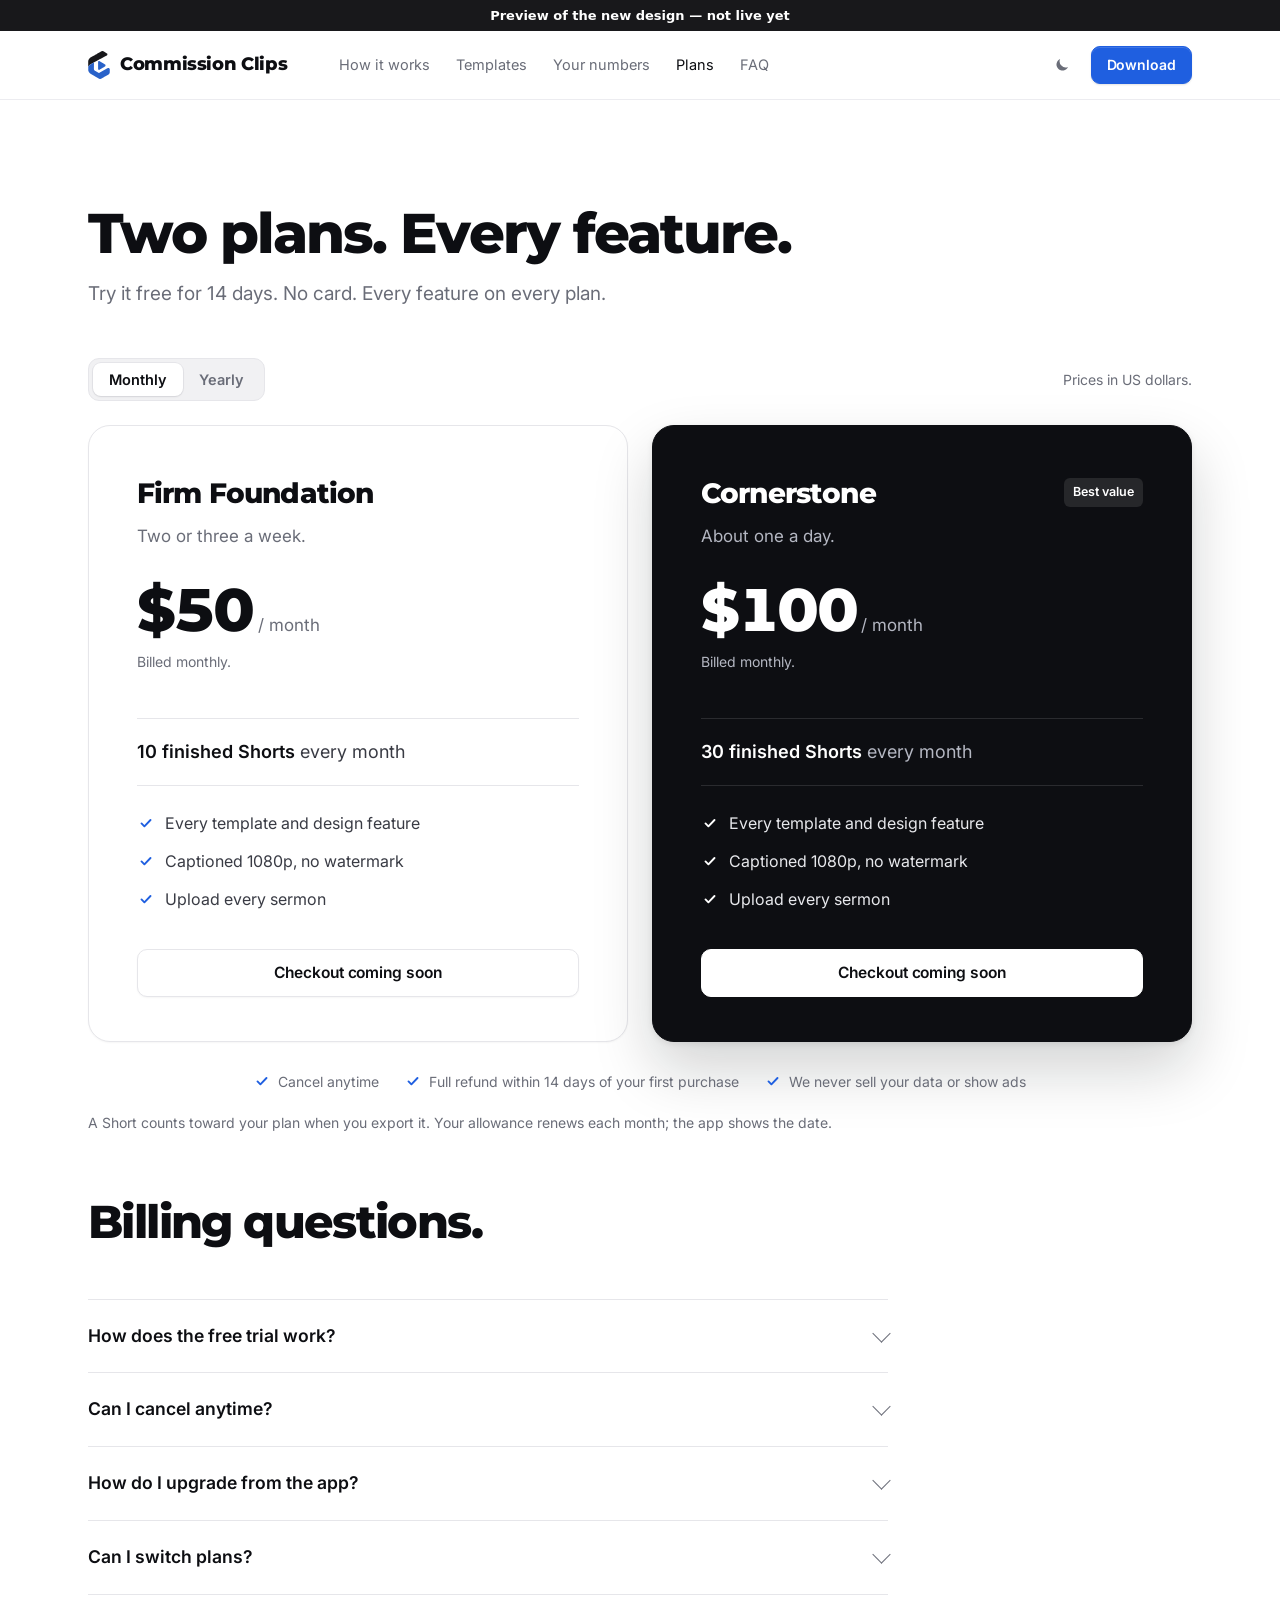
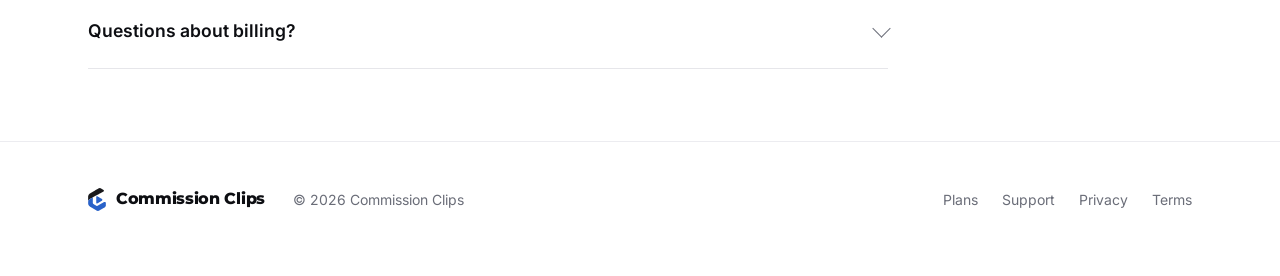
<file: preview/plans.html>
<!doctype html>
<html lang="en"><head><meta charset="utf-8"><meta name="robots" content="noindex, nofollow"><meta name="viewport" content="width=device-width, initial-scale=1">
<title>Plans — Commission Clips</title>
<meta name="description" content="Commission Clips plans: choose 10 or 30 finished Shorts a month. Every feature on every plan.">
<link rel="canonical" href="https://commissionclips.com/plans.html">
<link rel="icon" href="img/logo-ink.svg" type="image/svg+xml"><link rel="icon" href="img/favicon-32.png" sizes="32x32"><link rel="apple-touch-icon" href="img/apple-touch-icon.png">
<meta property="og:type" content="website"><meta property="og:site_name" content="Commission Clips">
<meta property="og:title" content="Plans — Commission Clips"><meta property="og:description" content="Commission Clips plans: choose 10 or 30 finished Shorts a month. Every feature on every plan.">
<meta property="og:url" content="https://commissionclips.com/plans.html"><meta property="og:image" content="https://commissionclips.com/img/og.png">
<meta name="twitter:card" content="summary_large_image">
<meta name="theme-color" content="#f3f2ee" media="(prefers-color-scheme: light)"><meta name="theme-color" content="#0b0b0c" media="(prefers-color-scheme: dark)">
<script src="theme.js"></script>
<link rel="stylesheet" href="site.css?v=9">
<style>
.plans-wrap { max-width: none; }
.toggle-row { display: flex; align-items: center; justify-content: space-between; flex-wrap: wrap; gap: 16px; margin-bottom: 24px; }
.from-app { display: none; align-items: center; gap: 10px; padding: 12px 16px; border-radius: var(--radius-card); background: var(--accent-soft); color: var(--text); font-size: 15px; margin-bottom: 20px; }
.from-app.on { display: flex; }
.counts { display: grid; grid-template-columns: repeat(2, minmax(0, 1fr)); gap: 16px; max-width: 940px; }
.counts .card h3 { font-size: 18px; margin-bottom: 10px; }
.counts .yes h3 { color: var(--accent); }
.note { color: var(--muted); font-size: 14px; margin-top: 18px; }
@media (max-width: 900px) { .counts { grid-template-columns: 1fr; } }
</style></head>
<body>
<div style="background:#18181b;color:#fff;text-align:center;font:600 13px system-ui,sans-serif;padding:8px 12px">Preview of the new design — not live yet</div>
<header class="top"><div class="wrap">
  <a class="brand" href="index.html"><img src="img/logo-ink.svg" alt="">Commission Clips</a>
  <nav aria-label="Main"><a href="index.html#how">How it works</a><a href="index.html#templates">Templates</a><a href="index.html#numbers">Your numbers</a><a href="plans.html" aria-current="page">Plans</a><a href="index.html#faq">FAQ</a></nav>
  <div class="actions"><a class="btn accent sm" href="index.html#download">Download</a></div>
</div></header>

<main class="wrap">
  <header class="page-head">
    <h1 class="page-title" style="margin-top:16px">Two plans. Every feature.</h1>
    <p class="page-desc">Try it free for 14 days. No card. Every feature on every plan.</p>
  </header>

  <div class="plans-wrap">
    <div class="from-app" id="from-app" role="status">You've come from the Commission Clips app. After checkout you'll get a license key to paste into Settings.</div>
    <div class="toggle-row">
      <div class="billing-toggle" role="group" aria-label="Billing">
        <button type="button" data-int="monthly" aria-pressed="true">Monthly</button>
        <button type="button" data-int="annual" aria-pressed="false">Yearly</button>
      </div>
      <span class="muted" style="font-size:14px">Prices in US dollars.</span>
    </div>
    <div class="plans">
      <article class="card plan" id="plan-firm_foundation" data-plan="firm_foundation">
        <div class="plan-top"><h2>Firm Foundation</h2></div><p class="lead">Two or three a week.</p>
        <div class="price" data-price>$50<span> / month</span></div><p class="billing" data-billing>Billed monthly.</p>
        <div class="quota"><strong>10 finished Shorts</strong> every month</div>
        <ul class="ticks"><li>Every template and design feature</li><li>Captioned 1080p, no watermark</li><li>Upload every sermon</li></ul>
        <button class="btn" data-checkout disabled>Checkout coming soon</button>
      </article>
      <article class="card plan featured" id="plan-cornerstone" data-plan="cornerstone">
        <div class="plan-top"><h2>Cornerstone</h2><span class="tag">Best value</span></div><p class="lead">About one a day.</p>
        <div class="price" data-price>$100<span> / month</span></div><p class="billing" data-billing>Billed monthly.</p>
        <div class="quota"><strong>30 finished Shorts</strong> every month</div>
        <ul class="ticks"><li>Every template and design feature</li><li>Captioned 1080p, no watermark</li><li>Upload every sermon</li></ul>
        <button class="btn accent" data-checkout disabled>Checkout coming soon</button>
      </article>
    </div>
    <ul class="trust" aria-label="Buying with confidence"><li>Cancel anytime</li><li>Full refund within 14 days of your first purchase</li><li>We never sell your data or show ads</li></ul>
  </div>

  <p class="note">A Short counts toward your plan when you export it. Your allowance renews each month; the app shows the date.</p>

  <section class="band" style="padding-top:64px"><div class="head"><h2>Billing questions.</h2></div>
    <div class="faq">
      <details><summary>How does the free trial work?</summary><p>14 days, up to 10 finished Shorts, no card. Then choose a plan to keep exporting.</p></details>
      <details><summary>Can I cancel anytime?</summary><p>Yes. Cancelling stops future charges, and you keep access until the end of the period you paid for.</p></details>
      <details><summary>How do I upgrade from the app?</summary><p>Choose a plan here. After checkout you'll receive a license key — paste it into Commission Clips → Settings.</p></details>
      <details><summary>Can I switch plans?</summary><p>Yes, anytime from the app.</p></details>
      <details><summary>Questions about billing?</summary><p>Email <a href="mailto:commissionclipssupport@gmail.com" style="color:var(--accent)">commissionclipssupport@gmail.com</a>.</p></details>
    </div>
  </section>
</main>

<footer><div class="wrap">
  <a class="brand" href="index.html"><img src="img/logo-ink.svg" alt="">Commission Clips</a>
  <span>© 2026 Commission Clips</span>
  <nav aria-label="Footer"><a href="plans.html">Plans</a><a href="support.html">Support</a><a href="privacy.html">Privacy</a><a href="terms.html">Terms</a></nav>
</div></footer>
<script>
// The app opens /plans.html?from=app&plan=firm_foundation|cornerstone&interval=annual|monthly.
const q = new URLSearchParams(location.search);
const P = { firm_foundation: { name: "Firm Foundation", m: 50, y: 500, n: 10 }, cornerstone: { name: "Cornerstone", m: 100, y: 1000, n: 30 } };
// Store checkout links go here when the store is set up.
const CHECKOUT = { firm_foundation: { monthly: "", annual: "" }, cornerstone: { monthly: "", annual: "" } };
const money = v => "$" + (Number.isInteger(v) ? v.toLocaleString("en-US") : v.toFixed(2));
function setInterval_(int, animate) {
  const yearly = int === "annual";
  document.querySelectorAll("[data-int]").forEach(b => b.setAttribute("aria-pressed", String(b.dataset.int === int)));
  document.querySelectorAll("[data-plan]").forEach(card => {
    const id = card.dataset.plan, p = P[id], perMonth = yearly ? Math.round(p.y / 12 * 100) / 100 : p.m;
    card.querySelector("[data-price]").innerHTML = yearly
      ? '<s class="was">' + money(p.m) + '</s><b class="now">' + money(perMonth) + "</b><span> / month</span>"
      : money(p.m) + "<span> / month</span>";
    card.querySelector("[data-billing]").innerHTML = yearly
      ? '<b class="save-amt">Save ' + money(Math.round((p.m - perMonth) * 100) / 100) + " a month <span class=\"deal\">\u00b7 12 months for the price of 10</span></b><i>" + money(p.y) + " billed yearly</i>"
      : "Billed monthly.";
    const btn = card.querySelector("[data-checkout]"), url = CHECKOUT[id][int];
    btn.disabled = !url; btn.onclick = url ? () => { location.href = url; } : null;
    btn.textContent = url ? "Choose " + p.name : "Checkout coming soon";
    if (animate) { card.classList.remove("flip"); void card.offsetWidth; card.classList.add("flip"); }
  });
}
const calm = matchMedia("(prefers-reduced-motion: reduce)").matches;
document.querySelectorAll("[data-int]").forEach(b => b.onclick = () => setInterval_(b.dataset.int, !calm));
setInterval_(q.get("interval") === "annual" ? "annual" : "monthly", false);
if (q.get("from") === "app") document.getElementById("from-app").classList.add("on");
const want = document.getElementById("plan-" + q.get("plan"));
if (want && want.dataset.plan) want.scrollIntoView({ block: "center" });
</script>
</body></html>
</file>
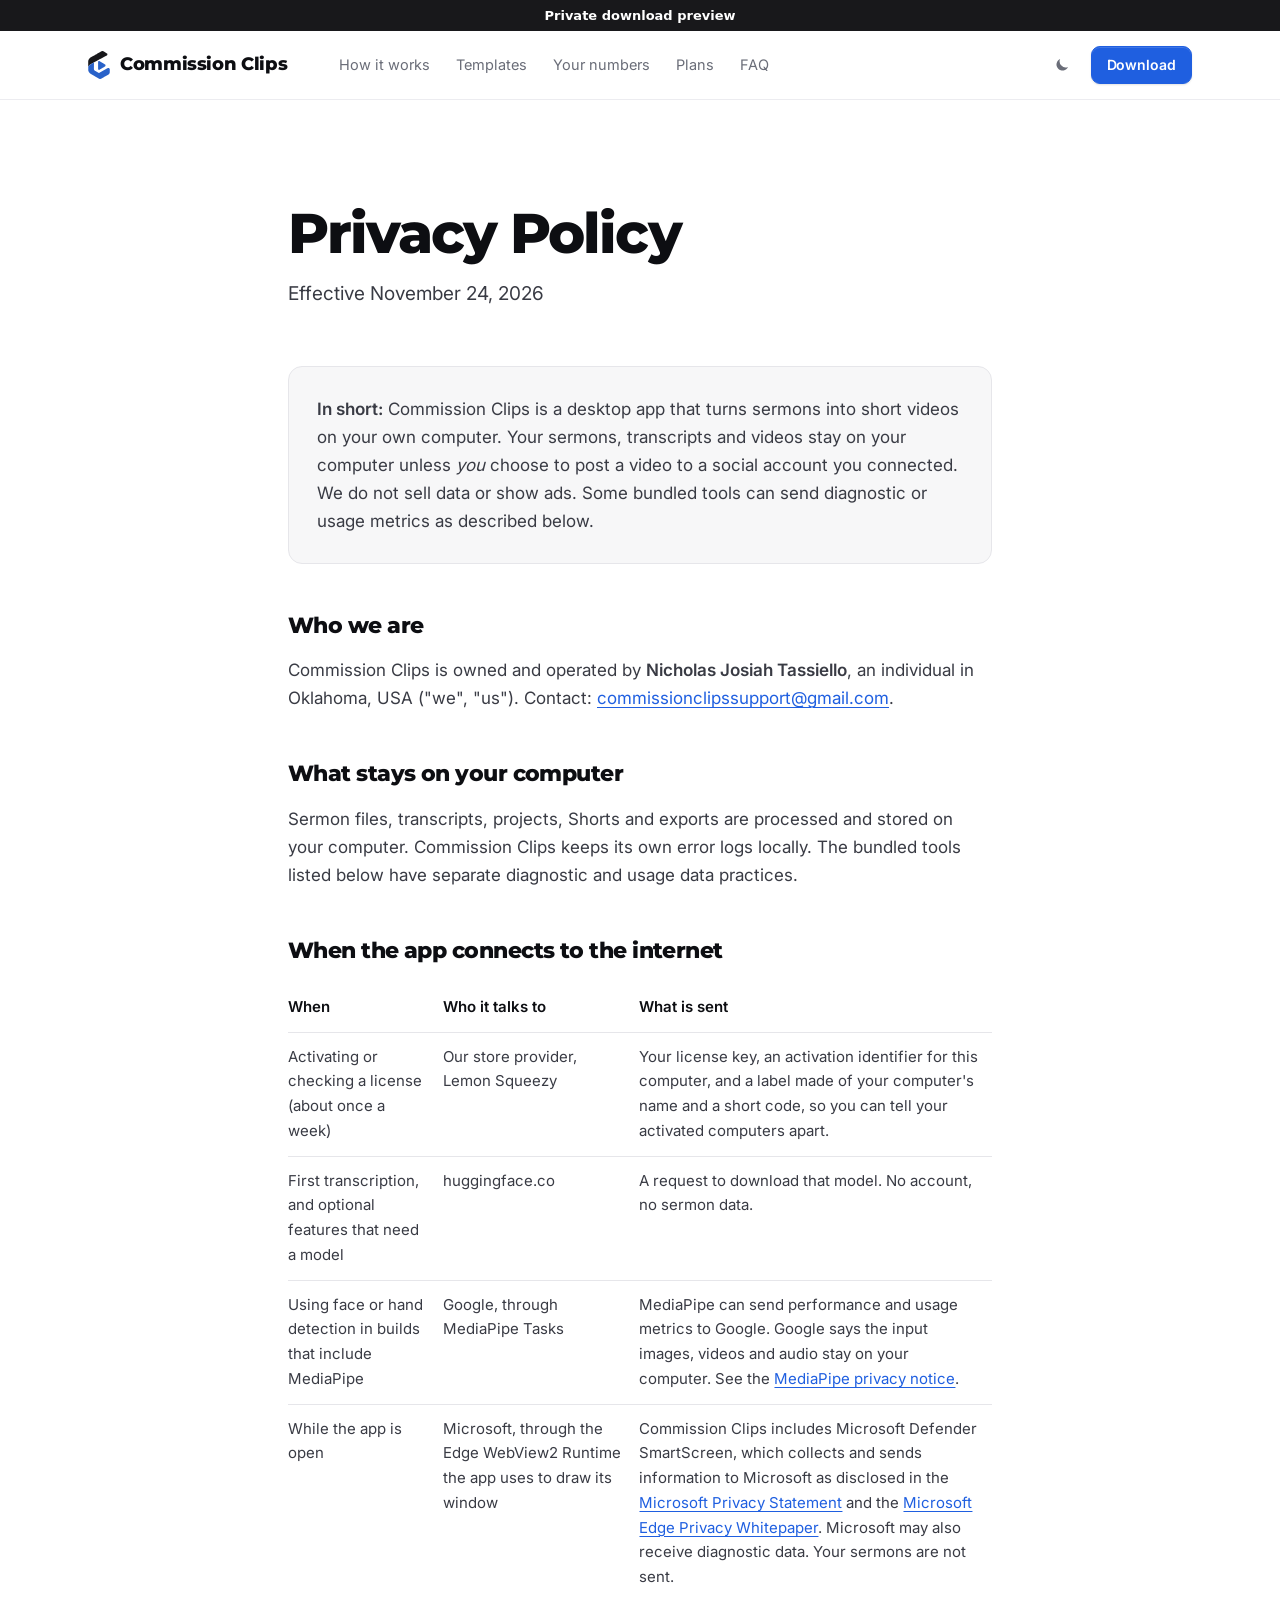
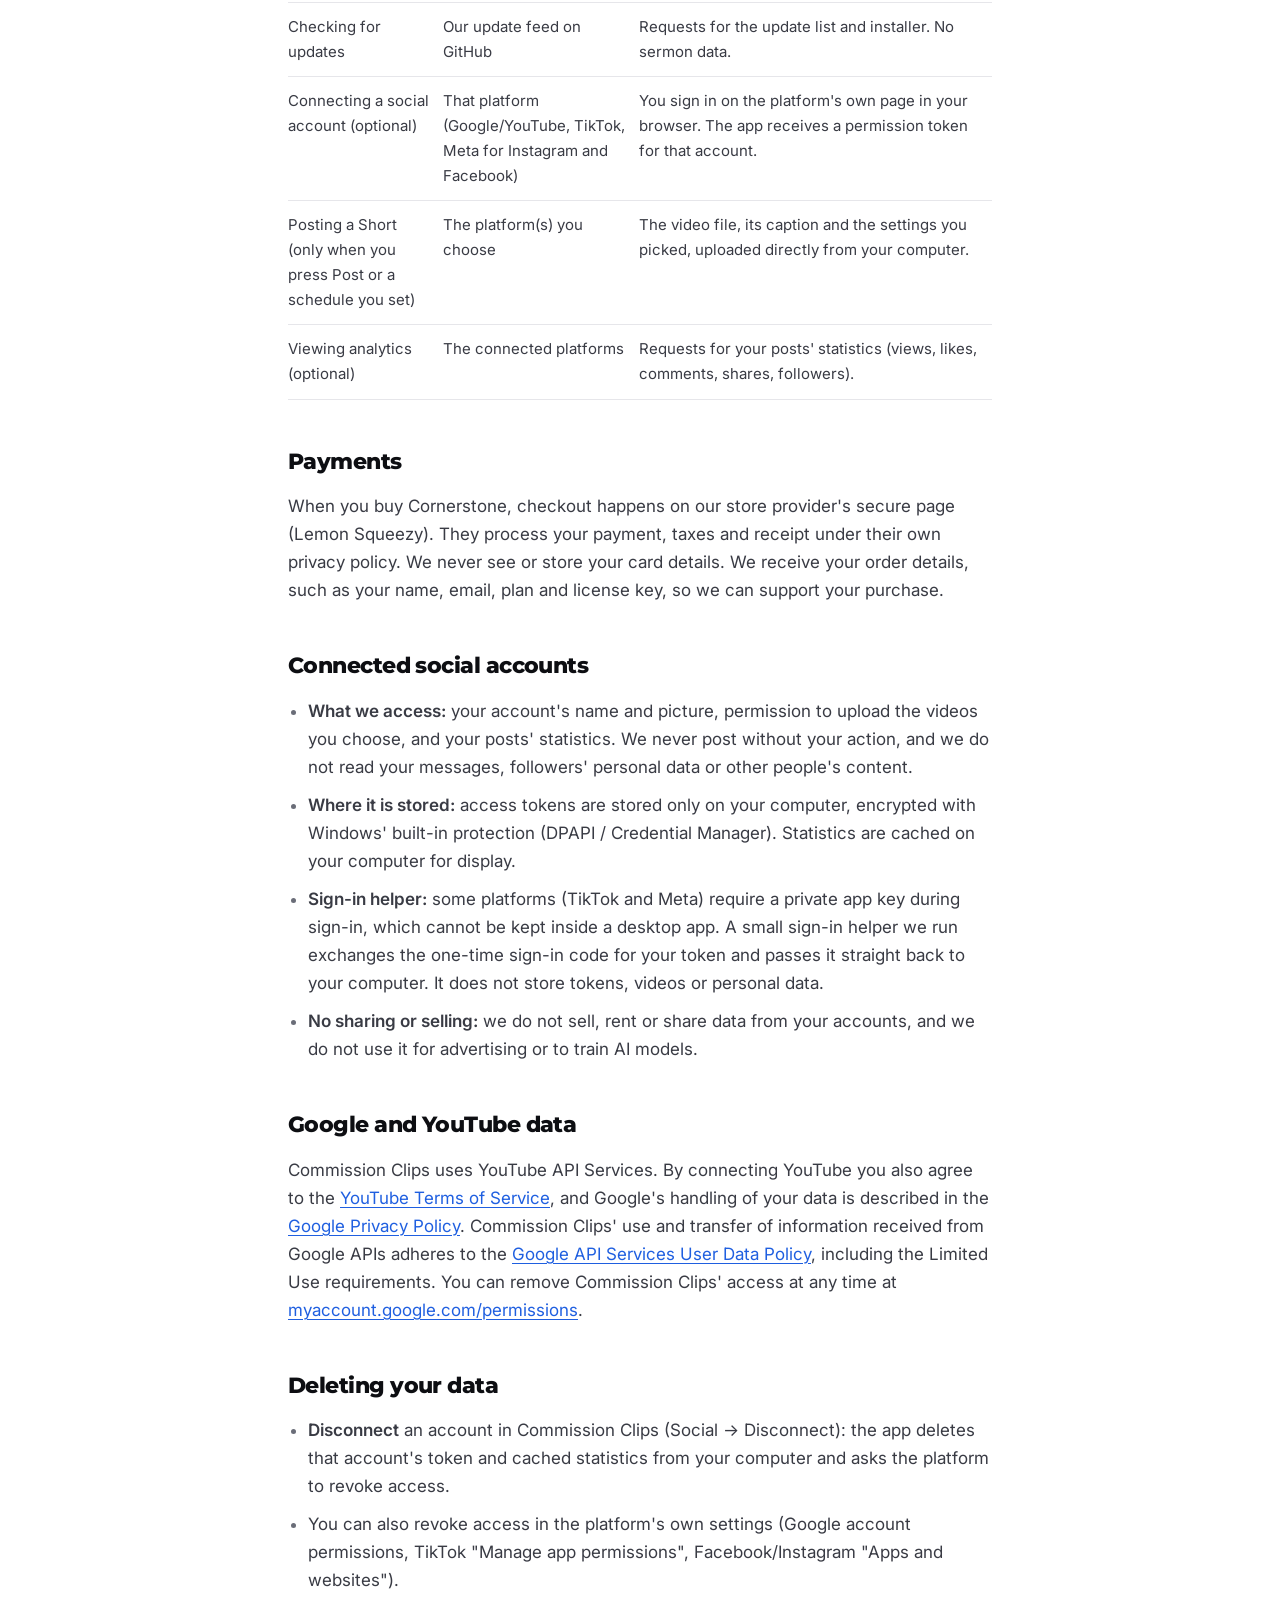
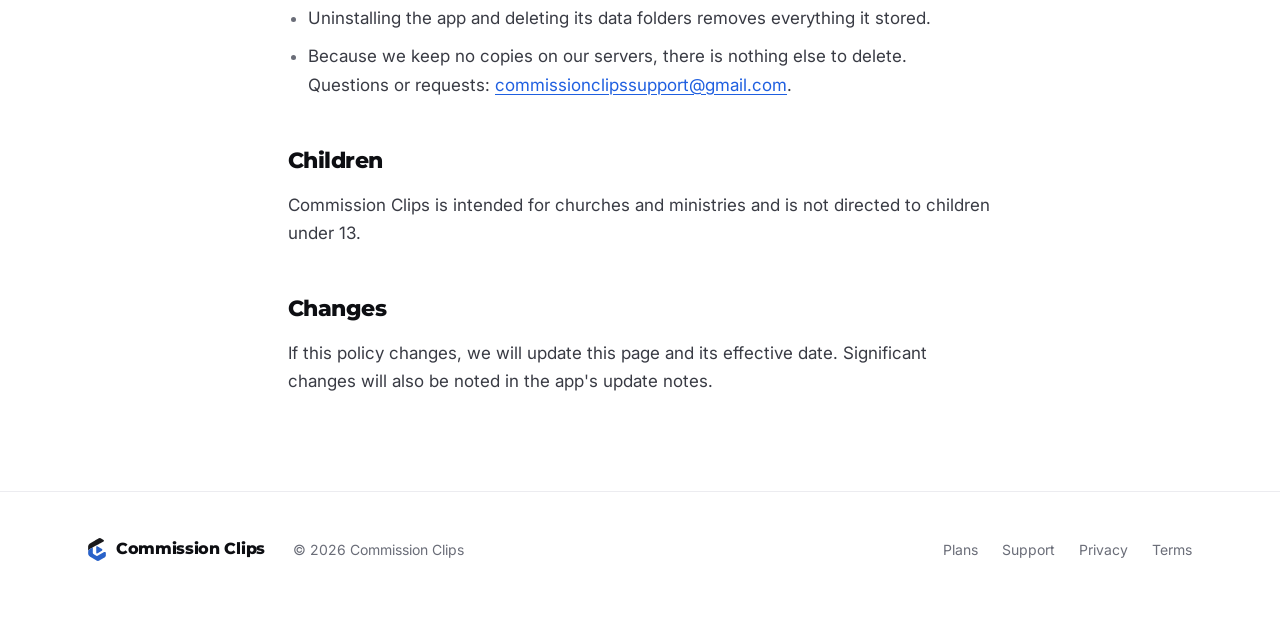
<file: preview/privacy.html>
<!doctype html>
<html lang="en"><head><meta charset="utf-8"><meta name="robots" content="noindex, nofollow"><meta name="viewport" content="width=device-width, initial-scale=1">
<title>Privacy Policy — Commission Clips</title>
<meta name="description" content="How Commission Clips handles your data: sermons, transcripts and videos stay on your computer.">
<link rel="canonical" href="https://commissionclips.com/privacy.html">
<link rel="icon" href="img/logo-ink.svg" type="image/svg+xml"><link rel="icon" href="img/favicon-32.png" sizes="32x32"><link rel="apple-touch-icon" href="img/apple-touch-icon.png">
<meta property="og:type" content="website"><meta property="og:site_name" content="Commission Clips">
<meta property="og:title" content="Privacy Policy — Commission Clips"><meta property="og:description" content="How Commission Clips handles your data: sermons, transcripts and videos stay on your computer.">
<meta property="og:url" content="https://commissionclips.com/privacy.html"><meta property="og:image" content="https://commissionclips.com/img/og.png">
<meta name="twitter:card" content="summary_large_image">
<meta name="theme-color" content="#f3f2ee" media="(prefers-color-scheme: light)"><meta name="theme-color" content="#0b0b0c" media="(prefers-color-scheme: dark)">
<script src="theme.js"></script>
<link rel="stylesheet" href="site.css?v=9">
</head>
<body>
<div style="background:#18181b;color:#fff;text-align:center;font:600 13px system-ui,sans-serif;padding:8px 12px">Private download preview</div>
<header class="top"><div class="wrap">
  <a class="brand" href="index.html"><img src="img/logo-ink.svg" alt="">Commission Clips</a>
  <nav aria-label="Main"><a href="index.html#how">How it works</a><a href="index.html#templates">Templates</a><a href="index.html#numbers">Your numbers</a><a href="plans.html">Plans</a><a href="index.html#faq">FAQ</a></nav>
  <div class="actions"><a class="btn accent sm" href="index.html#download">Download</a></div>
</div></header>

<main class="wrap legal">
  <header class="page-head">
    <h1 class="page-title" style="margin-top:16px">Privacy Policy</h1>
    <p class="page-desc">Effective November 24, 2026</p>
  </header>
<div class="card summary"><p><strong>In short:</strong> Commission Clips is a desktop app that turns sermons into short videos on your own
computer. Your sermons, transcripts and videos stay on your computer unless <em>you</em> choose to post a video to a social
account you connected. We do not sell data or show ads. Some bundled tools can send diagnostic or usage metrics as described below.</p></div>

<h2>Who we are</h2>
<p>Commission Clips is owned and operated by <strong>Nicholas Josiah Tassiello</strong>, an individual in
Oklahoma, USA ("we", "us"). Contact: <a href="mailto:commissionclipssupport@gmail.com">commissionclipssupport@gmail.com</a>.</p>

<h2>What stays on your computer</h2>
<p>Sermon files, transcripts, projects, Shorts and exports are processed and stored on your computer. Commission Clips
keeps its own error logs locally. The bundled tools listed below have separate diagnostic and usage data practices.</p>

<h2>When the app connects to the internet</h2>
<table><thead>
<tr><th>When</th><th>Who it talks to</th><th>What is sent</th></tr></thead><tbody>
<tr><td>Activating or checking a license (about once a week)</td><td>Our store provider, Lemon Squeezy</td><td>Your license key, an activation identifier for this computer, and a label made of your computer's name and a short code, so you can tell your activated computers apart.</td></tr>
<tr><td>First transcription, and optional features that need a model</td><td>huggingface.co</td><td>A request to download that model. No account, no sermon data.</td></tr>
<tr><td>Using face or hand detection in builds that include MediaPipe</td><td>Google, through MediaPipe Tasks</td><td>MediaPipe can send performance and usage metrics to Google. Google says the input images, videos and audio stay on your computer. See the <a href="https://github.com/google-ai-edge/mediapipe#privacy-notice">MediaPipe privacy notice</a>.</td></tr>
<tr><td>While the app is open</td><td>Microsoft, through the Edge WebView2 Runtime the app uses to draw its window</td><td>Commission Clips includes Microsoft Defender SmartScreen, which collects and sends information to Microsoft as disclosed in the <a href="https://aka.ms/privacy">Microsoft Privacy Statement</a> and the <a href="https://learn.microsoft.com/en-us/microsoft-edge/privacy-whitepaper#smartscreen">Microsoft Edge Privacy Whitepaper</a>. Microsoft may also receive diagnostic data. Your sermons are not sent.</td></tr>
<tr><td>Checking for updates</td><td>Our update feed on GitHub</td><td>Requests for the update list and installer. No sermon data.</td></tr>
<tr><td>Connecting a social account (optional)</td><td>That platform (Google/YouTube, TikTok, Meta for Instagram and Facebook)</td><td>You sign in on the platform's own page in your browser. The app receives a permission token for that account.</td></tr>
<tr><td>Posting a Short (only when you press Post or a schedule you set)</td><td>The platform(s) you choose</td><td>The video file, its caption and the settings you picked, uploaded directly from your computer.</td></tr>
<tr><td>Viewing analytics (optional)</td><td>The connected platforms</td><td>Requests for your posts' statistics (views, likes, comments, shares, followers).</td></tr>
</tbody></table>

<h2>Payments</h2>
<p>When you buy Cornerstone, checkout happens on our store provider's secure page (Lemon Squeezy). They process your
payment, taxes and receipt under their own privacy policy. We never see or store your card details. We receive your
order details, such as your name, email, plan and license key, so we can support your purchase.</p>

<h2>Connected social accounts</h2>
<ul>
<li><strong>What we access:</strong> your account's name and picture, permission to upload the videos you choose, and your posts' statistics. We never post without your action, and we do not read your messages, followers' personal data or other people's content.</li>
<li><strong>Where it is stored:</strong> access tokens are stored only on your computer, encrypted with Windows' built-in protection (DPAPI / Credential Manager). Statistics are cached on your computer for display.</li>
<li><strong>Sign-in helper:</strong> some platforms (TikTok and Meta) require a private app key during sign-in, which cannot be kept inside a desktop app. A small sign-in helper we run exchanges the one-time sign-in code for your token and passes it straight back to your computer. It does not store tokens, videos or personal data.</li>
<li><strong>No sharing or selling:</strong> we do not sell, rent or share data from your accounts, and we do not use it for advertising or to train AI models.</li>
</ul>

<h2>Google and YouTube data</h2>
<p>Commission Clips uses YouTube API Services. By connecting YouTube you also agree to the
<a href="https://www.youtube.com/t/terms">YouTube Terms of Service</a>, and Google's handling of your data is described in the
<a href="https://policies.google.com/privacy">Google Privacy Policy</a>. Commission Clips' use and transfer of information
received from Google APIs adheres to the <a href="https://developers.google.com/terms/api-services-user-data-policy">Google API
Services User Data Policy</a>, including the Limited Use requirements. You can remove Commission Clips' access at any time
at <a href="https://myaccount.google.com/permissions">myaccount.google.com/permissions</a>.</p>

<h2 id="delete-data">Deleting your data</h2>
<ul>
<li><strong>Disconnect</strong> an account in Commission Clips (Social → Disconnect): the app deletes that account's token and cached statistics from your computer and asks the platform to revoke access.</li>
<li>You can also revoke access in the platform's own settings (Google account permissions, TikTok "Manage app permissions", Facebook/Instagram "Apps and websites").</li>
<li>Uninstalling the app and deleting its data folders removes everything it stored.</li>
<li>Because we keep no copies on our servers, there is nothing else to delete. Questions or requests: <a href="mailto:commissionclipssupport@gmail.com">commissionclipssupport@gmail.com</a>.</li>
</ul>

<h2>Children</h2>
<p>Commission Clips is intended for churches and ministries and is not directed to children under 13.</p>

<h2>Changes</h2>
<p>If this policy changes, we will update this page and its effective date. Significant changes will also be noted in the app's update notes.</p>
</main>

<footer><div class="wrap">
  <a class="brand" href="index.html"><img src="img/logo-ink.svg" alt="">Commission Clips</a>
  <span>© 2026 Commission Clips</span>
  <nav aria-label="Footer"><a href="plans.html">Plans</a><a href="support.html">Support</a><a href="privacy.html">Privacy</a><a href="terms.html">Terms</a></nav>
</div></footer>
</body></html>
</file>
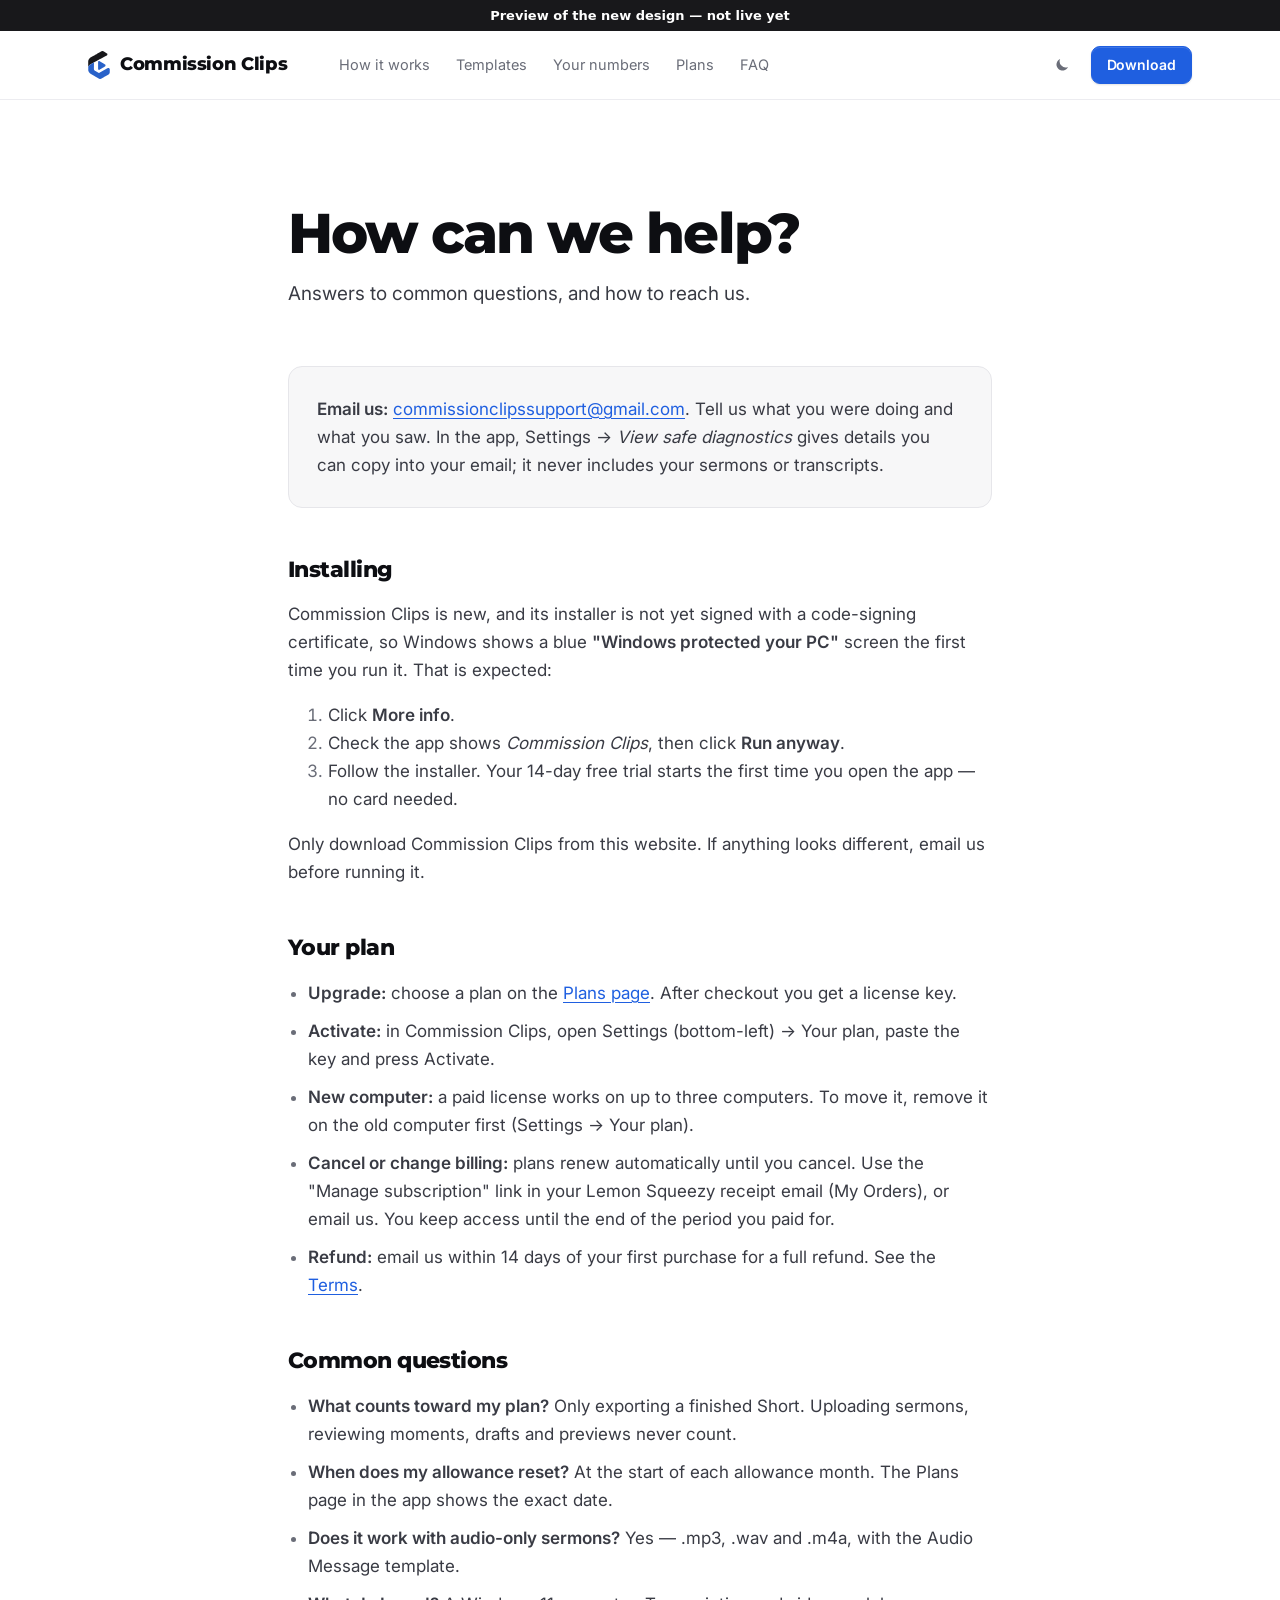
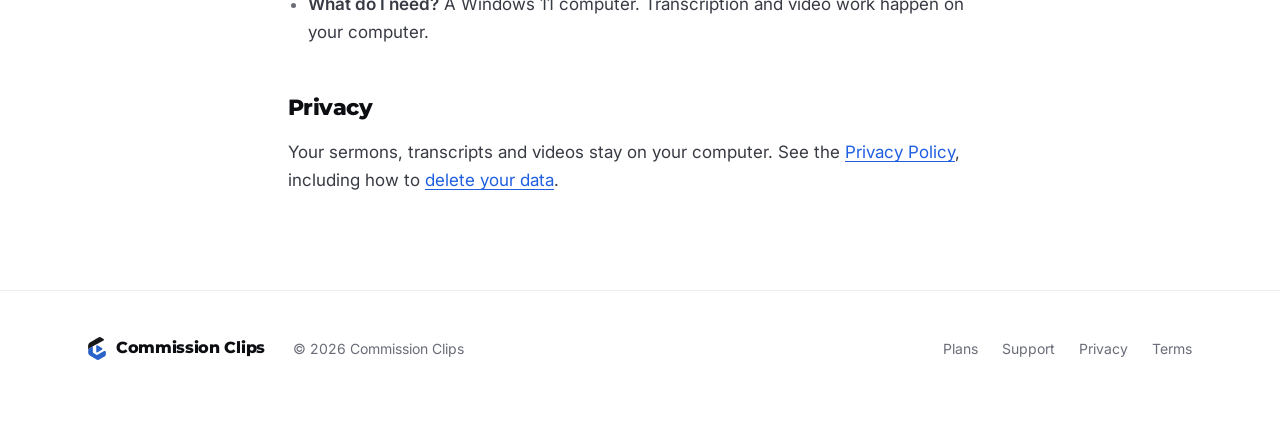
<file: preview/support.html>
<!doctype html>
<html lang="en"><head><meta charset="utf-8"><meta name="robots" content="noindex, nofollow"><meta name="viewport" content="width=device-width, initial-scale=1">
<title>Support — Commission Clips</title>
<meta name="description" content="Help with Commission Clips: plans, license keys, refunds and common questions.">
<link rel="canonical" href="https://commissionclips.com/support.html">
<link rel="icon" href="img/logo-ink.svg" type="image/svg+xml"><link rel="icon" href="img/favicon-32.png" sizes="32x32"><link rel="apple-touch-icon" href="img/apple-touch-icon.png">
<meta property="og:type" content="website"><meta property="og:site_name" content="Commission Clips">
<meta property="og:title" content="Support — Commission Clips"><meta property="og:description" content="Help with Commission Clips: plans, license keys, refunds and common questions.">
<meta property="og:url" content="https://commissionclips.com/support.html"><meta property="og:image" content="https://commissionclips.com/img/og.png">
<meta name="twitter:card" content="summary_large_image">
<meta name="theme-color" content="#f3f2ee" media="(prefers-color-scheme: light)"><meta name="theme-color" content="#0b0b0c" media="(prefers-color-scheme: dark)">
<script src="theme.js"></script>
<link rel="stylesheet" href="site.css?v=9">
</head>
<body>
<div style="background:#18181b;color:#fff;text-align:center;font:600 13px system-ui,sans-serif;padding:8px 12px">Preview of the new design — not live yet</div>
<header class="top"><div class="wrap">
  <a class="brand" href="index.html"><img src="img/logo-ink.svg" alt="">Commission Clips</a>
  <nav aria-label="Main"><a href="index.html#how">How it works</a><a href="index.html#templates">Templates</a><a href="index.html#numbers">Your numbers</a><a href="plans.html">Plans</a><a href="index.html#faq">FAQ</a></nav>
  <div class="actions"><a class="btn accent sm" href="index.html#download">Download</a></div>
</div></header>

<main class="wrap legal">
  <header class="page-head">
    <h1 class="page-title" style="margin-top:16px">How can we help?</h1>
    <p class="page-desc">Answers to common questions, and how to reach us.</p>
  </header>
  <div class="card summary"><p><strong>Email us:</strong> <a href="mailto:commissionclipssupport@gmail.com">commissionclipssupport@gmail.com</a>.
  Tell us what you were doing and what you saw. In the app, Settings → <em>View safe diagnostics</em> gives details you can copy
  into your email; it never includes your sermons or transcripts.</p></div>

  <h2 id="install">Installing</h2>
  <p>Commission Clips is new, and its installer is not yet signed with a code-signing certificate, so Windows shows a
  blue <strong>"Windows protected your PC"</strong> screen the first time you run it. That is expected:</p>
  <ol>
    <li>Click <strong>More info</strong>.</li>
    <li>Check the app shows <em>Commission Clips</em>, then click <strong>Run anyway</strong>.</li>
    <li>Follow the installer. Your 14-day free trial starts the first time you open the app — no card needed.</li>
  </ol>
  <p>Only download Commission Clips from this website. If anything looks different, email us before running it.</p>

  <h2>Your plan</h2>
  <ul>
    <li><strong>Upgrade:</strong> choose a plan on the <a href="plans.html">Plans page</a>. After checkout you get a license key.</li>
    <li><strong>Activate:</strong> in Commission Clips, open Settings (bottom-left) → Your plan, paste the key and press Activate.</li>
    <li><strong>New computer:</strong> a paid license works on up to three computers. To move it, remove it on the old computer first (Settings → Your plan).</li>
    <li><strong>Cancel or change billing:</strong> plans renew automatically until you cancel. Use the "Manage subscription" link in your Lemon Squeezy receipt email (My Orders), or email us. You keep access until the end of the period you paid for.</li>
    <li><strong>Refund:</strong> email us within 14 days of your first purchase for a full refund. See the <a href="terms.html">Terms</a>.</li>
  </ul>

  <h2>Common questions</h2>
  <ul>
    <li><strong>What counts toward my plan?</strong> Only exporting a finished Short. Uploading sermons, reviewing moments, drafts and previews never count.</li>
    <li><strong>When does my allowance reset?</strong> At the start of each allowance month. The Plans page in the app shows the exact date.</li>
    <li><strong>Does it work with audio-only sermons?</strong> Yes — .mp3, .wav and .m4a, with the Audio Message template.</li>
    <li><strong>What do I need?</strong> A Windows 11 computer. Transcription and video work happen on your computer.</li>
  </ul>

  <h2>Privacy</h2>
  <p>Your sermons, transcripts and videos stay on your computer. See the <a href="privacy.html">Privacy Policy</a>, including how to
  <a href="privacy.html#delete-data">delete your data</a>.</p>
</main>

<footer><div class="wrap">
  <a class="brand" href="index.html"><img src="img/logo-ink.svg" alt="">Commission Clips</a>
  <span>© 2026 Commission Clips</span>
  <nav aria-label="Footer"><a href="plans.html">Plans</a><a href="support.html">Support</a><a href="privacy.html">Privacy</a><a href="terms.html">Terms</a></nav>
</div></footer>
</body></html>
</file>
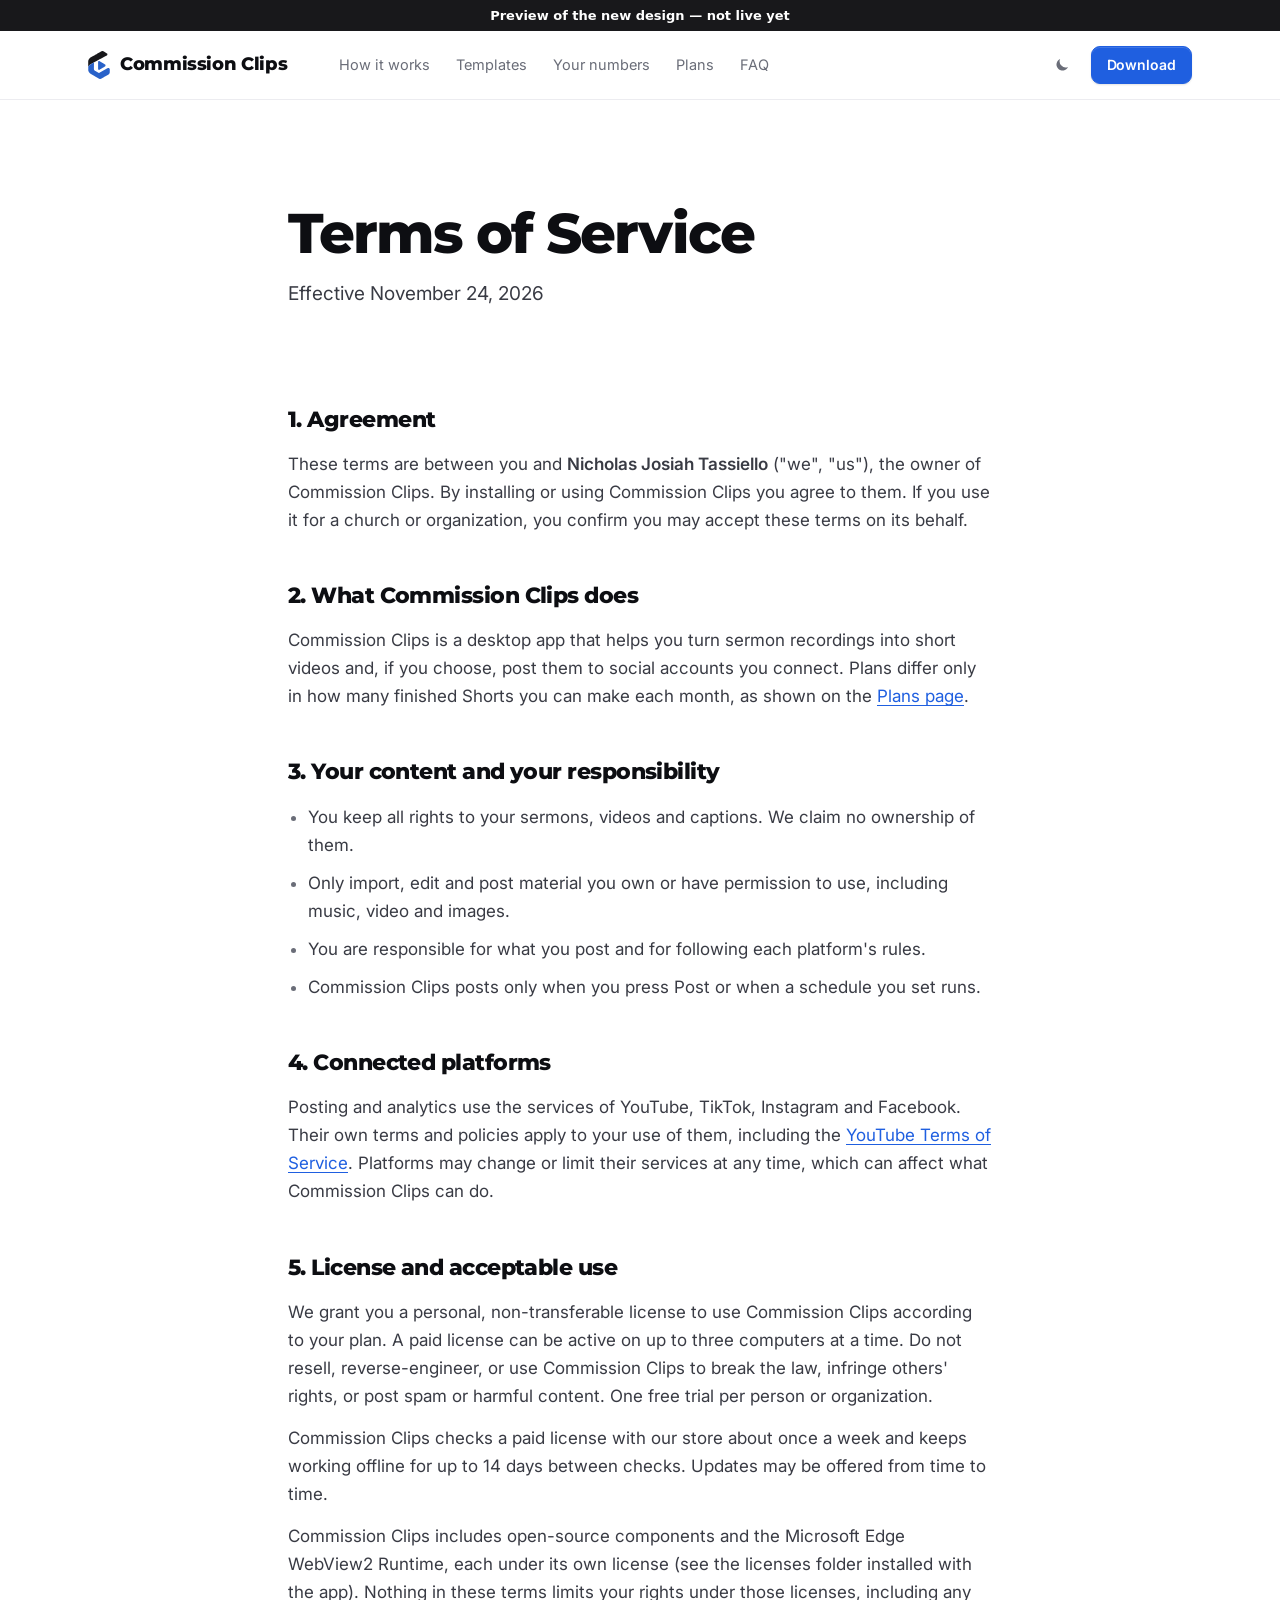
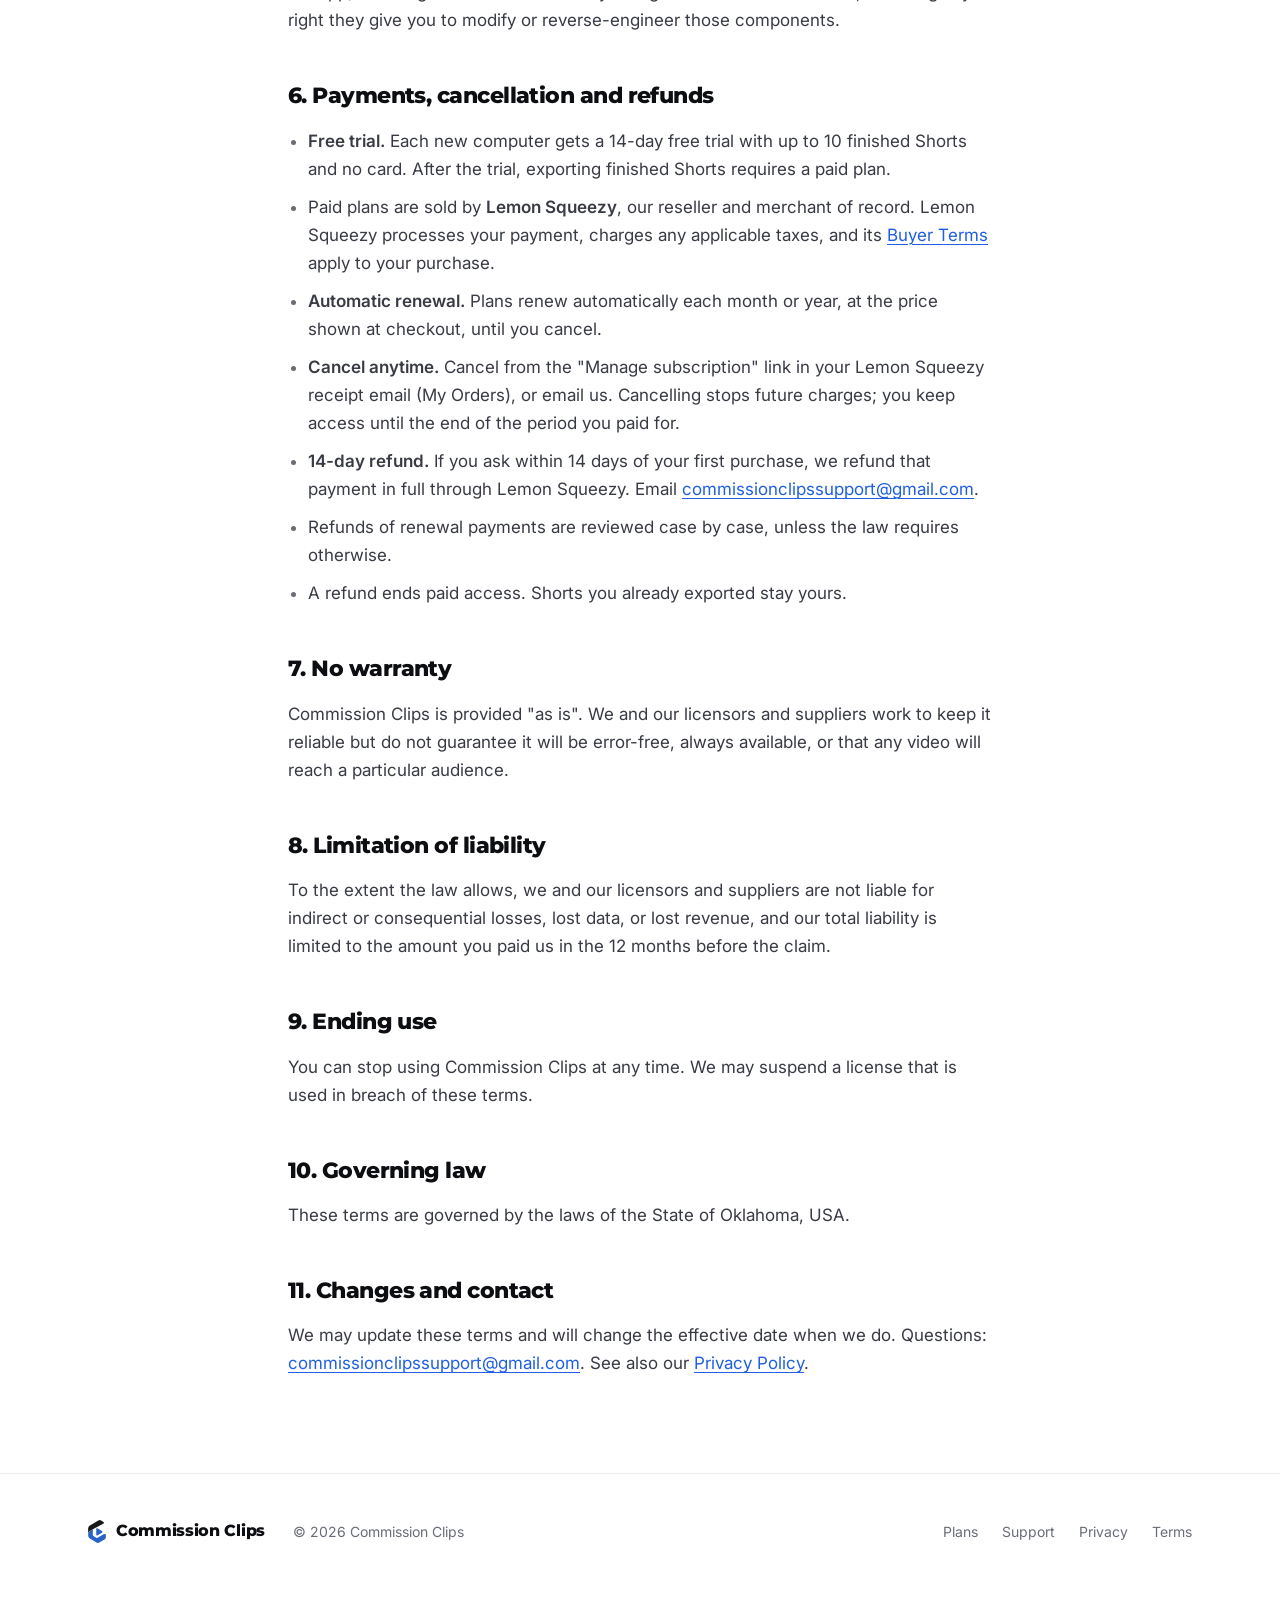
<file: preview/terms.html>
<!doctype html>
<html lang="en"><head><meta charset="utf-8"><meta name="robots" content="noindex, nofollow"><meta name="viewport" content="width=device-width, initial-scale=1">
<title>Terms of Service — Commission Clips</title>
<meta name="description" content="The terms for using Commission Clips, including cancellation and the 14-day refund.">
<link rel="canonical" href="https://commissionclips.com/terms.html">
<link rel="icon" href="img/logo-ink.svg" type="image/svg+xml"><link rel="icon" href="img/favicon-32.png" sizes="32x32"><link rel="apple-touch-icon" href="img/apple-touch-icon.png">
<meta property="og:type" content="website"><meta property="og:site_name" content="Commission Clips">
<meta property="og:title" content="Terms of Service — Commission Clips"><meta property="og:description" content="The terms for using Commission Clips, including cancellation and the 14-day refund.">
<meta property="og:url" content="https://commissionclips.com/terms.html"><meta property="og:image" content="https://commissionclips.com/img/og.png">
<meta name="twitter:card" content="summary_large_image">
<meta name="theme-color" content="#f3f2ee" media="(prefers-color-scheme: light)"><meta name="theme-color" content="#0b0b0c" media="(prefers-color-scheme: dark)">
<script src="theme.js"></script>
<link rel="stylesheet" href="site.css?v=9">
</head>
<body>
<div style="background:#18181b;color:#fff;text-align:center;font:600 13px system-ui,sans-serif;padding:8px 12px">Preview of the new design — not live yet</div>
<header class="top"><div class="wrap">
  <a class="brand" href="index.html"><img src="img/logo-ink.svg" alt="">Commission Clips</a>
  <nav aria-label="Main"><a href="index.html#how">How it works</a><a href="index.html#templates">Templates</a><a href="index.html#numbers">Your numbers</a><a href="plans.html">Plans</a><a href="index.html#faq">FAQ</a></nav>
  <div class="actions"><a class="btn accent sm" href="index.html#download">Download</a></div>
</div></header>

<main class="wrap legal">
  <header class="page-head">
    <h1 class="page-title" style="margin-top:16px">Terms of Service</h1>
    <p class="page-desc">Effective November 24, 2026</p>
  </header>

  <h2>1. Agreement</h2>
  <p>These terms are between you and <strong>Nicholas Josiah Tassiello</strong> ("we", "us"), the owner of Commission Clips.
  By installing or using Commission Clips you agree to them. If you use it for a church or organization, you confirm you
  may accept these terms on its behalf.</p>

  <h2>2. What Commission Clips does</h2>
  <p>Commission Clips is a desktop app that helps you turn sermon recordings into short videos and, if you choose, post
  them to social accounts you connect. Plans differ only in how many finished Shorts you can make each month, as shown
  on the <a href="plans.html">Plans page</a>.</p>

  <h2>3. Your content and your responsibility</h2>
  <ul>
    <li>You keep all rights to your sermons, videos and captions. We claim no ownership of them.</li>
    <li>Only import, edit and post material you own or have permission to use, including music, video and images.</li>
    <li>You are responsible for what you post and for following each platform's rules.</li>
    <li>Commission Clips posts only when you press Post or when a schedule you set runs.</li>
  </ul>

  <h2>4. Connected platforms</h2>
  <p>Posting and analytics use the services of YouTube, TikTok, Instagram and Facebook. Their own terms and policies
  apply to your use of them, including the <a href="https://www.youtube.com/t/terms">YouTube Terms of Service</a>.
  Platforms may change or limit their services at any time, which can affect what Commission Clips can do.</p>

  <h2>5. License and acceptable use</h2>
  <p>We grant you a personal, non-transferable license to use Commission Clips according to your plan. A paid license
  can be active on up to three computers at a time. Do not resell, reverse-engineer, or use Commission Clips to break the
  law, infringe others' rights, or post spam or harmful content. One free trial per person or organization.</p>
  <p>Commission Clips checks a paid license with our store about once a week and keeps working offline for up to 14
  days between checks. Updates may be offered from time to time.</p>
  <p>Commission Clips includes open-source components and the Microsoft Edge WebView2 Runtime, each under its own
  license (see the licenses folder installed with the app). Nothing in these terms limits your rights under those
  licenses, including any right they give you to modify or reverse-engineer those components.</p>

  <h2>6. Payments, cancellation and refunds</h2>
  <ul>
    <li><strong>Free trial.</strong> Each new computer gets a 14-day free trial with up to 10 finished Shorts and no card. After the trial, exporting finished Shorts requires a paid plan.</li>
    <li>Paid plans are sold by <strong>Lemon Squeezy</strong>, our reseller and merchant of record. Lemon Squeezy
      processes your payment, charges any applicable taxes, and its
      <a href="https://www.lemonsqueezy.com/buyer-terms">Buyer Terms</a> apply to your purchase.</li>
    <li><strong>Automatic renewal.</strong> Plans renew automatically each month or year, at the price shown at
      checkout, until you cancel.</li>
    <li><strong>Cancel anytime.</strong> Cancel from the "Manage subscription" link in your Lemon Squeezy receipt
      email (My Orders), or email us. Cancelling stops future charges; you keep access until the end of the period you
      paid for.</li>
    <li><strong>14-day refund.</strong> If you ask within 14 days of your first purchase, we refund that payment in full
      through Lemon Squeezy. Email <a href="mailto:commissionclipssupport@gmail.com">commissionclipssupport@gmail.com</a>.</li>
    <li>Refunds of renewal payments are reviewed case by case, unless the law requires otherwise.</li>
    <li>A refund ends paid access. Shorts you already exported stay yours.</li>
  </ul>

  <h2>7. No warranty</h2>
  <p>Commission Clips is provided "as is". We and our licensors and suppliers work to keep it reliable but do not guarantee it will be error-free,
  always available, or that any video will reach a particular audience.</p>

  <h2>8. Limitation of liability</h2>
  <p>To the extent the law allows, we and our licensors and suppliers are not liable for indirect or consequential losses, lost data, or lost revenue,
  and our total liability is limited to the amount you paid us in the 12 months before the claim.</p>

  <h2>9. Ending use</h2>
  <p>You can stop using Commission Clips at any time. We may suspend a license that is used in breach of these terms.</p>

  <h2>10. Governing law</h2>
  <p>These terms are governed by the laws of the State of Oklahoma, USA.</p>

  <h2>11. Changes and contact</h2>
  <p>We may update these terms and will change the effective date when we do. Questions:
  <a href="mailto:commissionclipssupport@gmail.com">commissionclipssupport@gmail.com</a>. See also our
  <a href="privacy.html">Privacy Policy</a>.</p>
</main>

<footer><div class="wrap">
  <a class="brand" href="index.html"><img src="img/logo-ink.svg" alt="">Commission Clips</a>
  <span>© 2026 Commission Clips</span>
  <nav aria-label="Footer"><a href="plans.html">Plans</a><a href="support.html">Support</a><a href="privacy.html">Privacy</a><a href="terms.html">Terms</a></nav>
</div></footer>
</body></html>
</file>
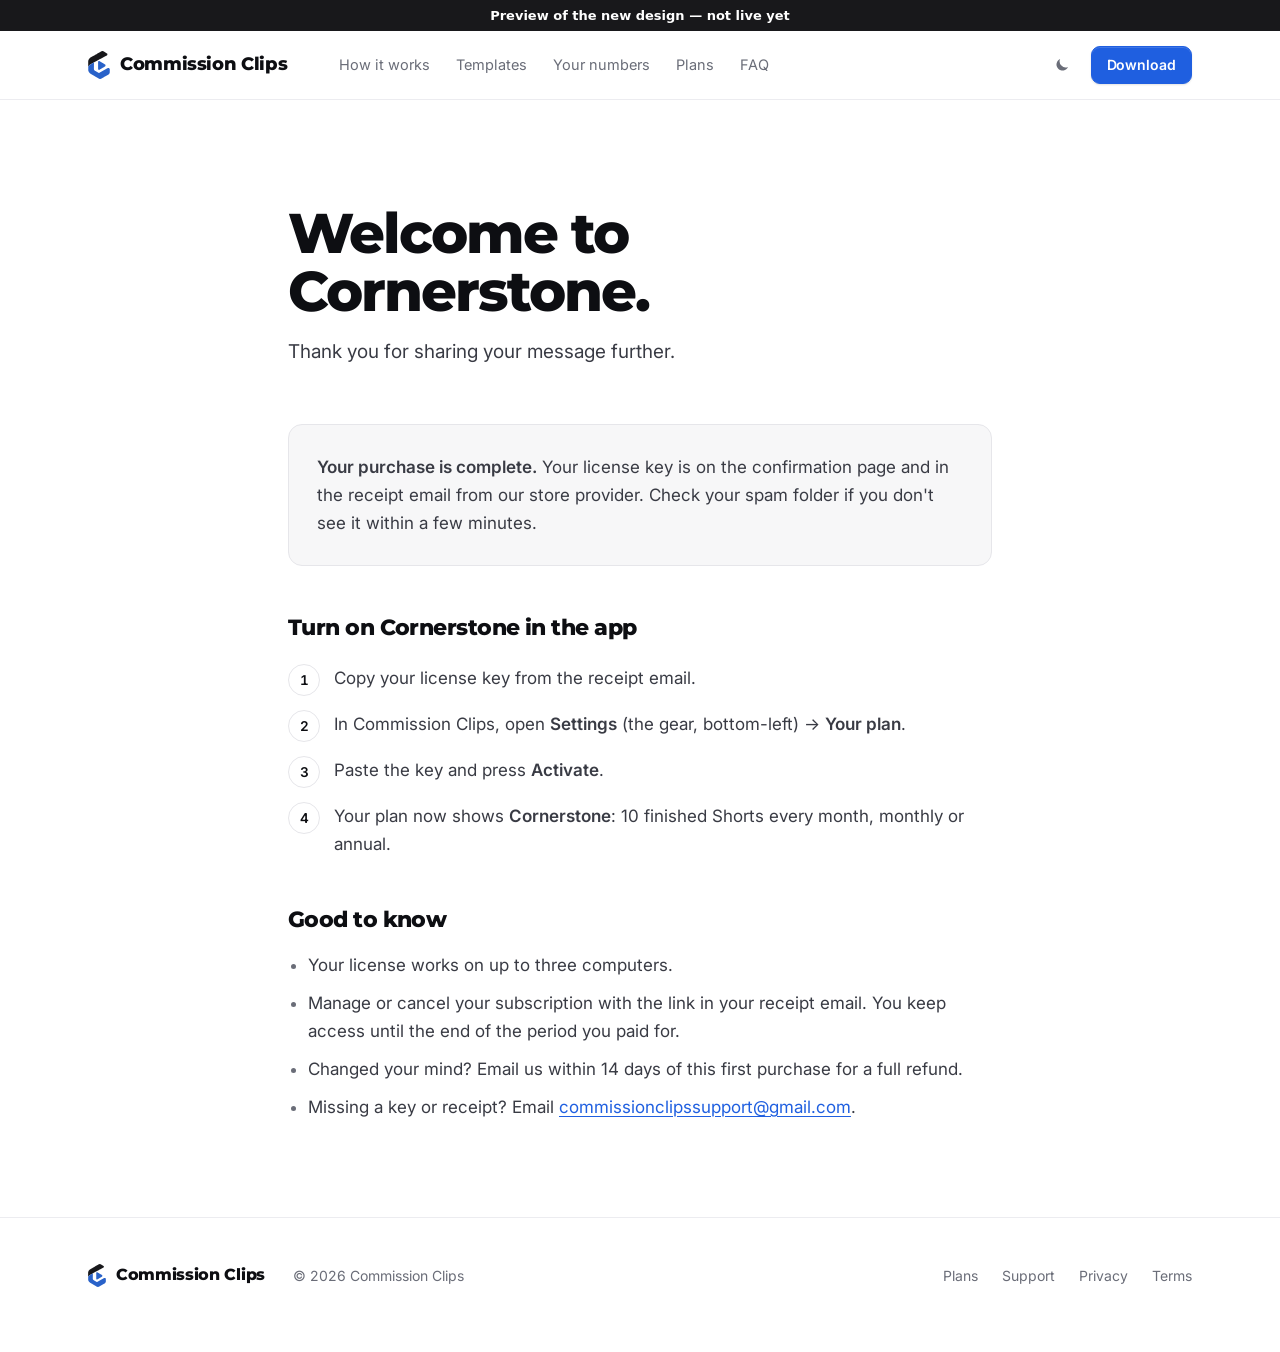
<file: preview/thanks.html>
<!doctype html>
<html lang="en"><head><meta charset="utf-8"><meta name="viewport" content="width=device-width, initial-scale=1">
<title>Thank you — Commission Clips</title>
<meta name="description" content="Thank you for choosing Cornerstone. How to activate your license key in Commission Clips.">
<link rel="canonical" href="https://commissionclips.com/thanks.html">
<link rel="icon" href="img/logo-ink.svg" type="image/svg+xml"><link rel="icon" href="img/favicon-32.png" sizes="32x32"><link rel="apple-touch-icon" href="img/apple-touch-icon.png">
<meta property="og:type" content="website"><meta property="og:site_name" content="Commission Clips">
<meta property="og:title" content="Thank you — Commission Clips"><meta property="og:description" content="Thank you for choosing Cornerstone. How to activate your license key in Commission Clips.">
<meta property="og:url" content="https://commissionclips.com/thanks.html"><meta property="og:image" content="https://commissionclips.com/img/og.png">
<meta name="twitter:card" content="summary_large_image">
<meta name="theme-color" content="#f3f2ee" media="(prefers-color-scheme: light)"><meta name="theme-color" content="#0b0b0c" media="(prefers-color-scheme: dark)">
<script src="theme.js"></script>
<meta name="robots" content="noindex">
<link rel="stylesheet" href="site.css?v=9">
</head>
<body>
<div style="background:#18181b;color:#fff;text-align:center;font:600 13px system-ui,sans-serif;padding:8px 12px">Preview of the new design — not live yet</div>
<header class="top"><div class="wrap">
  <a class="brand" href="index.html"><img src="img/logo-ink.svg" alt="">Commission Clips</a>
  <nav aria-label="Main"><a href="index.html#how">How it works</a><a href="index.html#templates">Templates</a><a href="index.html#numbers">Your numbers</a><a href="plans.html">Plans</a><a href="index.html#faq">FAQ</a></nav>
  <div class="actions"><a class="btn accent sm" href="index.html#download">Download</a></div>
</div></header>

<main class="wrap legal">
  <header class="page-head">
    <h1 class="page-title" style="margin-top:16px">Welcome to Cornerstone.</h1>
    <p class="page-desc">Thank you for sharing your message further.</p>
  </header>
  <div class="card summary"><p><strong>Your purchase is complete.</strong> Your license key is on the confirmation page and in the
  receipt email from our store provider. Check your spam folder if you don't see it within a few minutes.</p></div>

  <h2>Turn on Cornerstone in the app</h2>
  <ol class="steps-list">
    <li>Copy your license key from the receipt email.</li>
    <li>In Commission Clips, open <strong>Settings</strong> (the gear, bottom-left) → <strong>Your plan</strong>.</li>
    <li>Paste the key and press <strong>Activate</strong>.</li>
    <li>Your plan now shows <strong>Cornerstone</strong>: 10 finished Shorts every month, monthly or annual.</li>
  </ol>

  <h2>Good to know</h2>
  <ul>
    <li>Your license works on up to three computers.</li>
    <li>Manage or cancel your subscription with the link in your receipt email. You keep access until the end of the period you paid for.</li>
    <li>Changed your mind? Email us within 14 days of this first purchase for a full refund.</li>
    <li>Missing a key or receipt? Email <a href="mailto:commissionclipssupport@gmail.com">commissionclipssupport@gmail.com</a>.</li>
  </ul>
</main>

<footer><div class="wrap">
  <a class="brand" href="index.html"><img src="img/logo-ink.svg" alt="">Commission Clips</a>
  <span>© 2026 Commission Clips</span>
  <nav aria-label="Footer"><a href="plans.html">Plans</a><a href="support.html">Support</a><a href="privacy.html">Privacy</a><a href="terms.html">Terms</a></nav>
</div></footer>
</body></html>
</file>
<file: site.css>
/* Commission Clips website. Same brand as the app (Montserrat display titles, sapphire accent), drawn as a quiet,
   editorial system: white / near-black grounds, hairline borders, one accent, no glows or gradients. */
@font-face { font-family: "SF Display"; src: url("fonts/Montserrat-ExtraBold.woff2") format("woff2"); font-weight: 800; font-display: swap; }
@font-face { font-family: "Inter"; src: url("fonts/Inter-Regular.woff2") format("woff2"); font-weight: 400; font-display: swap; }
@font-face { font-family: "Inter"; src: url("fonts/Inter-SemiBold.woff2") format("woff2"); font-weight: 600; font-display: swap; }
:root {
  color-scheme: light;
  --bg: #ffffff; --surface: #f7f7f8; --panel: #ffffff; --raised: #f1f1f3; --line: #e6e6ea; --hover-line: #cfcfd6;
  --text: #0d0e12; --soft: #393b44; --muted: #6a6d78;
  --accent: #1f5fe0; --accent-hover: #1a52c4; --accent-on: #ffffff; --accent-soft: #eef3fe; --accent-ink: #1f5fe0; --save: #4f82ea;
  --card-edge: #b9cdf6; --top-line: #ececf0;
  --good: #0f754e;
  --radius-card: 14px; --radius: 10px; --radius-pill: 999px;
  --font: "Inter", "Segoe UI Variable Text", "Segoe UI", system-ui, -apple-system, sans-serif;
  --font-display: "SF Display", "Segoe UI Variable Display", "Segoe UI", sans-serif;
  --shadow-sm: 0 1px 2px rgba(13, 14, 18, .04);
  --shadow: 0 1px 2px rgba(13, 14, 18, .04), 0 12px 32px rgba(13, 14, 18, .07);
  --shadow-lg: 0 2px 6px rgba(13, 14, 18, .05), 0 28px 64px rgba(13, 14, 18, .14);
  --highlight: none;
  --dark: #0d0e12; --dark-panel: #16171c;
  --tick: url("data:image/svg+xml,%3Csvg xmlns='http://www.w3.org/2000/svg' viewBox='0 0 16 16'%3E%3Cpath d='M3.5 8.4l2.9 2.9L12.5 5' fill='none' stroke='%231f5fe0' stroke-width='1.9' stroke-linecap='round' stroke-linejoin='round'/%3E%3C/svg%3E");
  --tick-on-dark: url("data:image/svg+xml,%3Csvg xmlns='http://www.w3.org/2000/svg' viewBox='0 0 16 16'%3E%3Cpath d='M3.5 8.4l2.9 2.9L12.5 5' fill='none' stroke='%23ffffff' stroke-width='1.9' stroke-linecap='round' stroke-linejoin='round'/%3E%3C/svg%3E");
  --feat-bg: #0d0e12; --feat-line: #0d0e12; --feat-text: #ffffff; --feat-soft: #b4b7c2; --feat-rule: rgba(255, 255, 255, .12);
  --feat-shadow: 0 2px 6px rgba(13, 14, 18, .08), 0 28px 60px rgba(13, 14, 18, .18);
}
@media (prefers-color-scheme: dark) { :root:not([data-theme="light"]) {
  color-scheme: dark;
  --bg: #09090b; --surface: #0e0e11; --panel: #121216; --raised: #1a1a1f; --line: #24242b; --hover-line: #3a3a43;
  --text: #f4f4f6; --soft: #c6c7cf; --muted: #8c8e99;
  --accent: #3d6ef0; --accent-hover: #5180f5; --accent-on: #ffffff; --accent-soft: #141d33; --accent-ink: #84a7ff; --save: #8fb0ff;
  --card-edge: #2c4479; --top-line: #1c1c22;
  --good: #3ecf8e;
  --shadow-sm: none; --shadow: 0 1px 0 rgba(255, 255, 255, .03) inset, 0 16px 40px rgba(0, 0, 0, .45);
  --shadow-lg: 0 32px 80px rgba(0, 0, 0, .6);
  --tick: url("data:image/svg+xml,%3Csvg xmlns='http://www.w3.org/2000/svg' viewBox='0 0 16 16'%3E%3Cpath d='M3.5 8.4l2.9 2.9L12.5 5' fill='none' stroke='%2384a7ff' stroke-width='1.9' stroke-linecap='round' stroke-linejoin='round'/%3E%3C/svg%3E");
  --feat-bg: linear-gradient(180deg, #1b2236 0%, #15171e 46%); --feat-line: #34466f; --feat-text: #ffffff; --feat-soft: #a8adbb; --feat-rule: rgba(255, 255, 255, .10);
  --feat-shadow: inset 0 1px 0 rgba(132, 167, 255, .28), 0 32px 80px rgba(0, 0, 0, .55);
} }
:root[data-theme="dark"] {
  color-scheme: dark;
  --bg: #09090b; --surface: #0e0e11; --panel: #121216; --raised: #1a1a1f; --line: #24242b; --hover-line: #3a3a43;
  --text: #f4f4f6; --soft: #c6c7cf; --muted: #8c8e99;
  --accent: #3d6ef0; --accent-hover: #5180f5; --accent-on: #ffffff; --accent-soft: #141d33; --accent-ink: #84a7ff; --save: #8fb0ff;
  --card-edge: #2c4479; --top-line: #1c1c22;
  --good: #3ecf8e;
  --shadow-sm: none; --shadow: 0 1px 0 rgba(255, 255, 255, .03) inset, 0 16px 40px rgba(0, 0, 0, .45);
  --shadow-lg: 0 32px 80px rgba(0, 0, 0, .6);
  --tick: url("data:image/svg+xml,%3Csvg xmlns='http://www.w3.org/2000/svg' viewBox='0 0 16 16'%3E%3Cpath d='M3.5 8.4l2.9 2.9L12.5 5' fill='none' stroke='%2384a7ff' stroke-width='1.9' stroke-linecap='round' stroke-linejoin='round'/%3E%3C/svg%3E");
  --feat-bg: linear-gradient(180deg, #1b2236 0%, #15171e 46%); --feat-line: #34466f; --feat-text: #ffffff; --feat-soft: #a8adbb; --feat-rule: rgba(255, 255, 255, .10);
  --feat-shadow: inset 0 1px 0 rgba(132, 167, 255, .28), 0 32px 80px rgba(0, 0, 0, .55);
}
* { box-sizing: border-box; }
html { scroll-behavior: smooth; }
body { margin: 0; background: var(--bg); color: var(--soft); font: 400 17px/1.65 var(--font); -webkit-font-smoothing: antialiased;
  -moz-osx-font-smoothing: grayscale; text-rendering: optimizeLegibility; }
::selection { background: color-mix(in srgb, var(--accent) 22%, transparent); }
a { color: inherit; text-decoration: none; }
img, video { max-width: 100%; display: block; }
:focus-visible { outline: 2px solid var(--accent); outline-offset: 3px; border-radius: 6px; }
.wrap { max-width: 1160px; margin: 0 auto; padding: 0 28px; }
/* Type: Montserrat ExtraBold (the app's "SF Display") for titles, plan names and big numbers; Inter for everything else. */
h1, h2 { font-family: var(--font-display); font-weight: 800; color: var(--text); letter-spacing: -.035em; margin: 0; text-wrap: balance; }
h3 { font-family: var(--font); font-weight: 600; color: var(--text); letter-spacing: -.01em; margin: 0; }
p { margin: 0; }
.muted { color: var(--muted); }
.muted a { color: var(--accent-ink); }
[id] { scroll-margin-top: 96px; }

/* Buttons: .accent (sapphire), .primary (ink), default (outline). */
.btn { display: inline-flex; align-items: center; justify-content: center; gap: 10px; min-height: 48px; padding: 12px 22px;
  border-radius: var(--radius); border: 1px solid var(--line); background: var(--panel); color: var(--text);
  font: 600 15.5px/1 var(--font); letter-spacing: -.005em; cursor: pointer; box-shadow: var(--shadow-sm);
  transition: background .15s, border-color .15s, color .15s; }
.btn:hover { border-color: var(--hover-line); }
.btn.accent { background: var(--accent); border-color: var(--accent); color: var(--accent-on);
  box-shadow: 0 1px 2px rgba(13, 14, 18, .12), inset 0 1px 0 rgba(255, 255, 255, .14); }
.btn.accent:hover { background: var(--accent-hover); border-color: var(--accent-hover); }
.btn.primary { background: var(--text); border-color: var(--text); color: var(--bg); }
.btn[disabled], .btn.is-soon { cursor: default; }
.btn.is-soon:hover, .btn[disabled]:hover { background: var(--accent); border-color: var(--accent); }
.soon { font-size: 11.5px; font-weight: 600; letter-spacing: .01em; padding: 3px 8px; border-radius: 6px;
  background: color-mix(in srgb, currentColor 16%, transparent); }
.btn.sm { min-height: 38px; padding: 8px 15px; font-size: 14px; border-radius: 9px; }

/* Header */
.top { position: sticky; top: 0; z-index: 20; background: color-mix(in srgb, var(--bg) 82%, transparent);
  backdrop-filter: saturate(160%) blur(14px); -webkit-backdrop-filter: saturate(160%) blur(14px); border-bottom: 1px solid var(--top-line); }
.top .wrap { display: flex; align-items: center; gap: 40px; height: 68px; }
.brand { display: flex; align-items: center; gap: 10px; font-family: var(--font-display); font-weight: 800; font-size: 18px;
  color: var(--text); letter-spacing: -.02em; white-space: nowrap; }
.brand img { width: 22px; height: 28px; }
.top nav { display: flex; gap: 2px; }
.top nav a { padding: 8px 12px; border-radius: 8px; color: var(--muted); font-size: 14.5px; font-weight: 500; transition: color .15s, background .15s; }
.top nav a:hover { color: var(--text); background: var(--raised); }
.top nav a[aria-current="page"] { color: var(--text); }
.top .actions { margin-left: auto; display: flex; align-items: center; gap: 10px; }

/* Page head (inner pages) */
.page-head { padding: 88px 0 48px; }
.page-title { font-size: clamp(38px, 5vw, 56px); line-height: 1.04; }
.page-desc { color: var(--muted); font-size: 19px; max-width: 620px; margin-top: 16px; }

.card { background: var(--panel); border: 1px solid var(--line); border-radius: var(--radius-card); box-shadow: var(--shadow-sm); padding: 28px; }
section.band { padding: 112px 0; }
section.band + section.band { border-top: 1px solid var(--top-line); }
section.band:nth-of-type(even) { background: var(--surface); }
main.wrap section.band { background: none; border-top: 0; padding: 72px 0; }   /* bands inside a page column stay unboxed */
.head { max-width: 680px; margin-bottom: 52px; }
.head h2 { font-size: clamp(32px, 3.8vw, 46px); line-height: 1.06; margin-top: 0; }
.head p { color: var(--muted); font-size: 18px; margin-top: 16px; }
.center { text-align: center; margin-left: auto; margin-right: auto; }
.ticks { list-style: none; margin: 0; padding: 0; display: grid; gap: 10px; }
.ticks li { position: relative; padding-left: 28px; }
.ticks li::before { content: ""; position: absolute; left: 0; top: 4px; width: 18px; height: 18px; background: var(--tick) center/16px no-repeat; }

/* Plans */
.billing-toggle { display: inline-flex; border: 1px solid var(--line); border-radius: 11px; padding: 4px; background: var(--raised); }
.billing-toggle button { border: 0; background: transparent; border-radius: 8px; padding: 8px 16px; font: 600 14.5px var(--font); color: var(--muted); cursor: pointer; }
.billing-toggle button[aria-pressed="true"] { background: var(--panel); color: var(--text); box-shadow: 0 1px 2px rgba(13, 14, 18, .08), 0 0 0 1px var(--line); }
.billing-toggle .save { color: var(--accent-ink); font-size: 12.5px; margin-left: 6px; }
.plans { display: grid; grid-template-columns: repeat(2, minmax(0, 1fr)); gap: 24px; align-items: stretch; }
.plan { padding: 44px 48px; display: flex; flex-direction: column; border-radius: 22px; }
.plan-top { display: flex; justify-content: space-between; align-items: center; gap: 12px; }
.plan h2, .plan h3 { font-family: var(--font-display); font-weight: 800; letter-spacing: -.03em; font-size: 28px; }
.tag { font-size: 12.5px; font-weight: 600; color: var(--accent-ink); background: var(--accent-soft); border-radius: 6px; padding: 4px 9px; white-space: nowrap; }
.plan .lead { color: var(--muted); margin-top: 6px; font-size: 17px; }
.price { font-family: var(--font-display); font-weight: 800; color: var(--text); font-size: 60px; line-height: 1; letter-spacing: -.04em; margin-top: 30px; font-variant-numeric: tabular-nums; }
.price span { font: 400 17px var(--font); letter-spacing: 0; color: var(--muted); }
.billing { color: var(--muted); font-size: 14px; margin-top: 10px; min-height: 42px; }
.quota { margin: 26px 0 24px; padding: 18px 0; border-top: 1px solid var(--line); border-bottom: 1px solid var(--line); color: var(--soft); font-size: 18px; }
.quota strong { color: var(--text); }
.plan .ticks { font-size: 16px; gap: 12px; margin-bottom: 36px; }
.plan .btn { margin-top: auto; width: 100%; }

/* Cornerstone: a solid ink card (near-black in light mode, raised graphite in dark mode). */
.plan.featured { background: var(--feat-bg); border-color: var(--feat-line); color: var(--feat-soft); box-shadow: var(--feat-shadow); }
.plan.featured h2, .plan.featured h3, .plan.featured .price, .plan.featured strong, .plan.featured b { color: var(--feat-text); }
.plan.featured .lead, .plan.featured .billing, .plan.featured .price span { color: var(--feat-soft); }
.plan.featured .tag { background: rgba(255, 255, 255, .1); color: #ffffff; }
.plan.featured .quota { border-color: var(--feat-rule); color: var(--feat-soft); }
.plan.featured .ticks li { color: #e7e8ec; }
.plan.featured .ticks li::before { background-image: var(--tick-on-dark); }
.plan.featured .btn.accent { background: #ffffff; border-color: #ffffff; color: #0d0e12; box-shadow: none; }
.plan.featured .btn.accent:hover, .plan.featured .btn.accent[disabled]:hover { background: #eceef3; border-color: #eceef3; }
.plan.featured .btn .soon { background: #0d0e12; color: #ffffff; }

.price .was { font-size: .46em; font-weight: 600; color: var(--muted); margin-right: 8px; vertical-align: .35em; text-decoration-thickness: 2px; }
.price { white-space: nowrap; }
.price .now { color: var(--save); font-weight: 800; font-size: .86em; }
.plan.featured .price .now { color: #9db9ff; } .plan.featured .price .was { color: var(--feat-soft); }
.billing .save-amt { display: block; color: var(--save); font-weight: 700; }
.plan.featured .billing .save-amt { color: #9db9ff; }
.billing i { display: block; font-size: 13px; margin-top: 2px; }
.billing .save-amt .deal { font-weight: 500; opacity: .85; white-space: nowrap; }
@media (max-width: 560px) { .price { font-size: 44px; } }
.plan.flip .price, .plan.flip .billing { animation: pflip .42s cubic-bezier(.2,.8,.2,1); }
@keyframes pflip { from { opacity: 0; transform: translateY(8px); } to { opacity: 1; transform: none; } }
.all-plans { text-align: center; margin-top: 22px; font-size: 14.5px; color: var(--muted); }
@media (prefers-reduced-motion: reduce) { .plan.flip .price, .plan.flip .billing { animation: none; } }
/* Reassurance under the plan cards */
.trust { list-style: none; margin: 28px auto 0; padding: 0; display: flex; flex-wrap: wrap; justify-content: center; gap: 10px 26px; font-size: 14px; color: var(--muted); }
.trust li { display: inline-flex; align-items: center; gap: 8px; }
.trust li::before { content: ""; width: 16px; height: 16px; background: var(--tick) center/16px no-repeat; }
/* FAQ: a ruled list, not a stack of boxes */
.faq { display: grid; max-width: 800px; border-top: 1px solid var(--line); }
.faq details { border-bottom: 1px solid var(--line); }
.faq summary { cursor: pointer; list-style: none; padding: 22px 0; font-weight: 600; font-size: 17.5px; color: var(--text);
  display: flex; justify-content: space-between; align-items: center; gap: 24px; }
.faq summary::-webkit-details-marker { display: none; }
.faq summary::after { content: ""; flex: none; width: 12px; height: 12px; border-right: 1.75px solid var(--muted); border-bottom: 1.75px solid var(--muted);
  transform: translateY(-3px) rotate(45deg); transition: transform .2s; }
.faq details[open] summary::after { transform: translateY(2px) rotate(-135deg); }
.faq summary:hover::after { border-color: var(--text); }
.faq details p { padding: 0 48px 24px 0; color: var(--muted); }

/* Closing call to action: an ink panel in both themes */
.brand-band { background: var(--feat-bg); border: 1px solid var(--feat-line); color: var(--feat-soft); border-radius: 22px; padding: 80px 48px; text-align: center; }
.brand-band h2 { color: #ffffff; font-size: clamp(32px, 4vw, 50px); line-height: 1.06; }
.brand-band p { color: var(--feat-soft); margin: 16px auto 32px; max-width: 520px; font-size: 18px; }
.brand-band .mark { width: 40px; margin: 0 auto 28px; }
.brand-band .btn.accent { background: #ffffff; border-color: #ffffff; color: #0d0e12; box-shadow: none; }
.brand-band .btn.accent .soon { background: #0d0e12; color: #ffffff; }

footer { border-top: 1px solid var(--top-line); padding: 44px 0 64px; color: var(--muted); font-size: 14px; }
footer .wrap { display: flex; flex-wrap: wrap; align-items: center; gap: 16px 28px; }
footer .brand { font-size: 16px; } footer .brand img { width: 18px; height: 23px; }
footer nav { display: flex; flex-wrap: wrap; gap: 8px 24px; margin-left: auto; }
footer a { transition: color .15s; } footer a:hover { color: var(--text); }

@media (max-width: 900px) {
  .top nav { display: none; } .top .wrap { gap: 12px; height: 62px; }
  .wrap { padding: 0 20px; }
  .plans { grid-template-columns: 1fr; }
  section.band { padding: 80px 0; }
  .head { margin-bottom: 40px; }
  .brand-band { padding: 56px 24px; border-radius: 18px; }
  .plan { padding: 30px 26px; }
}
@media (max-width: 560px) { footer nav { margin-left: 0; } .page-head { padding: 64px 0 36px; } }

/* Long-form pages (privacy, terms, support, thanks) */
.legal { max-width: 760px; padding-bottom: 96px; }
.legal h2 { font-size: 22px; letter-spacing: -.025em; margin: 44px 0 12px; }
.legal p, .legal li { color: var(--soft); }
.legal p + p { margin-top: 14px; }
.legal ul { padding-left: 20px; margin: 12px 0 0; display: grid; gap: 10px; }
.legal li::marker { color: var(--muted); }
.legal a { color: var(--accent-ink); text-decoration: underline; text-decoration-thickness: 1px; text-underline-offset: 3px; }
.legal a.btn { color: var(--text); text-decoration: none; } .legal a.btn.accent { color: var(--accent-on); }
.legal .summary { margin-top: 8px; background: var(--surface); box-shadow: none; }
.legal table { width: 100%; border-collapse: collapse; font-size: 15px; margin-top: 14px; }
.legal th, .legal td { text-align: left; vertical-align: top; padding: 12px 12px 12px 0; border-bottom: 1px solid var(--line); }
.legal th { color: var(--text); font-weight: 600; }
.steps-list { counter-reset: s; list-style: none; padding: 0; margin: 18px 0 0; display: grid; gap: 16px; }
.steps-list li { position: relative; padding-left: 46px; min-height: 30px; }
.steps-list li::before { counter-increment: s; content: counter(s); position: absolute; left: 0; top: 0; width: 30px; height: 30px; border-radius: 50%;
  border: 1px solid var(--line); background: var(--panel); color: var(--text); font-weight: 600; display: grid; place-items: center; font-size: 13.5px; font-variant-numeric: tabular-nums; }
@media (max-width: 700px) { .legal table, .legal thead, .legal tbody, .legal tr, .legal th, .legal td { display: block; } .legal thead { display: none; } }

/* Dark mode: the dark logo ink turns white */
:root[data-theme="dark"] img[src$="logo-ink.svg"] { content: url("img/logo.svg"); }
@media (prefers-color-scheme: dark) { :root:not([data-theme="light"]) img[src$="logo-ink.svg"] { content: url("img/logo.svg"); } }
/* Theme button in the header */
.theme-btn { width: 38px; height: 38px; border-radius: 9px; border: 1px solid transparent; background: transparent; color: var(--muted);
  display: inline-grid; place-items: center; cursor: pointer; padding: 0; transition: color .15s, background .15s; }
.theme-btn:hover { color: var(--text); background: var(--raised); }
.theme-btn:focus-visible { outline: 2px solid var(--accent); outline-offset: 2px; }
.theme-btn svg { width: 18px; height: 18px; fill: none; stroke: currentColor; stroke-width: 1.8; stroke-linecap: round; stroke-linejoin: round; }
.theme-btn .i-moon { fill: currentColor; stroke: none; }
.theme-btn .i-sun { display: none; }
:root[data-theme="dark"] .theme-btn .i-sun { display: block; } :root[data-theme="dark"] .theme-btn .i-moon { display: none; }
@media (prefers-color-scheme: dark) { :root:not([data-theme="light"]) .theme-btn .i-sun { display: block; } :root:not([data-theme="light"]) .theme-btn .i-moon { display: none; } }
</file>
<file: preview/site.css>
/* Commission Clips website. Same brand as the app (Montserrat display titles, sapphire accent), drawn as a quiet,
   editorial system: white / near-black grounds, hairline borders, one accent, no glows or gradients. */
@font-face { font-family: "SF Display"; src: url("fonts/Montserrat-ExtraBold.woff2") format("woff2"); font-weight: 800; font-display: swap; }
@font-face { font-family: "Inter"; src: url("fonts/Inter-Regular.woff2") format("woff2"); font-weight: 400; font-display: swap; }
@font-face { font-family: "Inter"; src: url("fonts/Inter-SemiBold.woff2") format("woff2"); font-weight: 600; font-display: swap; }
:root {
  color-scheme: light;
  --bg: #ffffff; --surface: #f7f7f8; --panel: #ffffff; --raised: #f1f1f3; --line: #e6e6ea; --hover-line: #cfcfd6;
  --text: #0d0e12; --soft: #393b44; --muted: #6a6d78;
  --accent: #1f5fe0; --accent-hover: #1a52c4; --accent-on: #ffffff; --accent-soft: #eef3fe; --accent-ink: #1f5fe0; --save: #4f82ea;
  --card-edge: #b9cdf6; --top-line: #ececf0;
  --good: #0f754e;
  --radius-card: 14px; --radius: 10px; --radius-pill: 999px;
  --font: "Inter", "Segoe UI Variable Text", "Segoe UI", system-ui, -apple-system, sans-serif;
  --font-display: "SF Display", "Segoe UI Variable Display", "Segoe UI", sans-serif;
  --shadow-sm: 0 1px 2px rgba(13, 14, 18, .04);
  --shadow: 0 1px 2px rgba(13, 14, 18, .04), 0 12px 32px rgba(13, 14, 18, .07);
  --shadow-lg: 0 2px 6px rgba(13, 14, 18, .05), 0 28px 64px rgba(13, 14, 18, .14);
  --highlight: none;
  --dark: #0d0e12; --dark-panel: #16171c;
  --tick: url("data:image/svg+xml,%3Csvg xmlns='http://www.w3.org/2000/svg' viewBox='0 0 16 16'%3E%3Cpath d='M3.5 8.4l2.9 2.9L12.5 5' fill='none' stroke='%231f5fe0' stroke-width='1.9' stroke-linecap='round' stroke-linejoin='round'/%3E%3C/svg%3E");
  --tick-on-dark: url("data:image/svg+xml,%3Csvg xmlns='http://www.w3.org/2000/svg' viewBox='0 0 16 16'%3E%3Cpath d='M3.5 8.4l2.9 2.9L12.5 5' fill='none' stroke='%23ffffff' stroke-width='1.9' stroke-linecap='round' stroke-linejoin='round'/%3E%3C/svg%3E");
  --feat-bg: #0d0e12; --feat-line: #0d0e12; --feat-text: #ffffff; --feat-soft: #b4b7c2; --feat-rule: rgba(255, 255, 255, .12);
  --feat-shadow: 0 2px 6px rgba(13, 14, 18, .08), 0 28px 60px rgba(13, 14, 18, .18);
}
@media (prefers-color-scheme: dark) { :root:not([data-theme="light"]) {
  color-scheme: dark;
  --bg: #09090b; --surface: #0e0e11; --panel: #121216; --raised: #1a1a1f; --line: #24242b; --hover-line: #3a3a43;
  --text: #f4f4f6; --soft: #c6c7cf; --muted: #8c8e99;
  --accent: #3d6ef0; --accent-hover: #5180f5; --accent-on: #ffffff; --accent-soft: #141d33; --accent-ink: #84a7ff; --save: #8fb0ff;
  --card-edge: #2c4479; --top-line: #1c1c22;
  --good: #3ecf8e;
  --shadow-sm: none; --shadow: 0 1px 0 rgba(255, 255, 255, .03) inset, 0 16px 40px rgba(0, 0, 0, .45);
  --shadow-lg: 0 32px 80px rgba(0, 0, 0, .6);
  --tick: url("data:image/svg+xml,%3Csvg xmlns='http://www.w3.org/2000/svg' viewBox='0 0 16 16'%3E%3Cpath d='M3.5 8.4l2.9 2.9L12.5 5' fill='none' stroke='%2384a7ff' stroke-width='1.9' stroke-linecap='round' stroke-linejoin='round'/%3E%3C/svg%3E");
  --feat-bg: linear-gradient(180deg, #1b2236 0%, #15171e 46%); --feat-line: #34466f; --feat-text: #ffffff; --feat-soft: #a8adbb; --feat-rule: rgba(255, 255, 255, .10);
  --feat-shadow: inset 0 1px 0 rgba(132, 167, 255, .28), 0 32px 80px rgba(0, 0, 0, .55);
} }
:root[data-theme="dark"] {
  color-scheme: dark;
  --bg: #09090b; --surface: #0e0e11; --panel: #121216; --raised: #1a1a1f; --line: #24242b; --hover-line: #3a3a43;
  --text: #f4f4f6; --soft: #c6c7cf; --muted: #8c8e99;
  --accent: #3d6ef0; --accent-hover: #5180f5; --accent-on: #ffffff; --accent-soft: #141d33; --accent-ink: #84a7ff; --save: #8fb0ff;
  --card-edge: #2c4479; --top-line: #1c1c22;
  --good: #3ecf8e;
  --shadow-sm: none; --shadow: 0 1px 0 rgba(255, 255, 255, .03) inset, 0 16px 40px rgba(0, 0, 0, .45);
  --shadow-lg: 0 32px 80px rgba(0, 0, 0, .6);
  --tick: url("data:image/svg+xml,%3Csvg xmlns='http://www.w3.org/2000/svg' viewBox='0 0 16 16'%3E%3Cpath d='M3.5 8.4l2.9 2.9L12.5 5' fill='none' stroke='%2384a7ff' stroke-width='1.9' stroke-linecap='round' stroke-linejoin='round'/%3E%3C/svg%3E");
  --feat-bg: linear-gradient(180deg, #1b2236 0%, #15171e 46%); --feat-line: #34466f; --feat-text: #ffffff; --feat-soft: #a8adbb; --feat-rule: rgba(255, 255, 255, .10);
  --feat-shadow: inset 0 1px 0 rgba(132, 167, 255, .28), 0 32px 80px rgba(0, 0, 0, .55);
}
* { box-sizing: border-box; }
html { scroll-behavior: smooth; }
body { margin: 0; background: var(--bg); color: var(--soft); font: 400 17px/1.65 var(--font); -webkit-font-smoothing: antialiased;
  -moz-osx-font-smoothing: grayscale; text-rendering: optimizeLegibility; }
::selection { background: color-mix(in srgb, var(--accent) 22%, transparent); }
a { color: inherit; text-decoration: none; }
img, video { max-width: 100%; display: block; }
:focus-visible { outline: 2px solid var(--accent); outline-offset: 3px; border-radius: 6px; }
.wrap { max-width: 1160px; margin: 0 auto; padding: 0 28px; }
/* Type: Montserrat ExtraBold (the app's "SF Display") for titles, plan names and big numbers; Inter for everything else. */
h1, h2 { font-family: var(--font-display); font-weight: 800; color: var(--text); letter-spacing: -.035em; margin: 0; text-wrap: balance; }
h3 { font-family: var(--font); font-weight: 600; color: var(--text); letter-spacing: -.01em; margin: 0; }
p { margin: 0; }
.muted { color: var(--muted); }
.muted a { color: var(--accent-ink); }
[id] { scroll-margin-top: 96px; }

/* Buttons: .accent (sapphire), .primary (ink), default (outline). */
.btn { display: inline-flex; align-items: center; justify-content: center; gap: 10px; min-height: 48px; padding: 12px 22px;
  border-radius: var(--radius); border: 1px solid var(--line); background: var(--panel); color: var(--text);
  font: 600 15.5px/1 var(--font); letter-spacing: -.005em; cursor: pointer; box-shadow: var(--shadow-sm);
  transition: background .15s, border-color .15s, color .15s; }
.btn:hover { border-color: var(--hover-line); }
.btn.accent { background: var(--accent); border-color: var(--accent); color: var(--accent-on);
  box-shadow: 0 1px 2px rgba(13, 14, 18, .12), inset 0 1px 0 rgba(255, 255, 255, .14); }
.btn.accent:hover { background: var(--accent-hover); border-color: var(--accent-hover); }
.btn.primary { background: var(--text); border-color: var(--text); color: var(--bg); }
.btn[disabled], .btn.is-soon { cursor: default; }
.btn.is-soon:hover, .btn[disabled]:hover { background: var(--accent); border-color: var(--accent); }
.soon { font-size: 11.5px; font-weight: 600; letter-spacing: .01em; padding: 3px 8px; border-radius: 6px;
  background: color-mix(in srgb, currentColor 16%, transparent); }
.btn.sm { min-height: 38px; padding: 8px 15px; font-size: 14px; border-radius: 9px; }

/* Header */
.top { position: sticky; top: 0; z-index: 20; background: color-mix(in srgb, var(--bg) 82%, transparent);
  backdrop-filter: saturate(160%) blur(14px); -webkit-backdrop-filter: saturate(160%) blur(14px); border-bottom: 1px solid var(--top-line); }
.top .wrap { display: flex; align-items: center; gap: 40px; height: 68px; }
.brand { display: flex; align-items: center; gap: 10px; font-family: var(--font-display); font-weight: 800; font-size: 18px;
  color: var(--text); letter-spacing: -.02em; white-space: nowrap; }
.brand img { width: 22px; height: 28px; }
.top nav { display: flex; gap: 2px; }
.top nav a { padding: 8px 12px; border-radius: 8px; color: var(--muted); font-size: 14.5px; font-weight: 500; transition: color .15s, background .15s; }
.top nav a:hover { color: var(--text); background: var(--raised); }
.top nav a[aria-current="page"] { color: var(--text); }
.top .actions { margin-left: auto; display: flex; align-items: center; gap: 10px; }

/* Page head (inner pages) */
.page-head { padding: 88px 0 48px; }
.page-title { font-size: clamp(38px, 5vw, 56px); line-height: 1.04; }
.page-desc { color: var(--muted); font-size: 19px; max-width: 620px; margin-top: 16px; }

.card { background: var(--panel); border: 1px solid var(--line); border-radius: var(--radius-card); box-shadow: var(--shadow-sm); padding: 28px; }
section.band { padding: 112px 0; }
section.band + section.band { border-top: 1px solid var(--top-line); }
section.band:nth-of-type(even) { background: var(--surface); }
main.wrap section.band { background: none; border-top: 0; padding: 72px 0; }   /* bands inside a page column stay unboxed */
.head { max-width: 680px; margin-bottom: 52px; }
.head h2 { font-size: clamp(32px, 3.8vw, 46px); line-height: 1.06; margin-top: 0; }
.head p { color: var(--muted); font-size: 18px; margin-top: 16px; }
.center { text-align: center; margin-left: auto; margin-right: auto; }
.ticks { list-style: none; margin: 0; padding: 0; display: grid; gap: 10px; }
.ticks li { position: relative; padding-left: 28px; }
.ticks li::before { content: ""; position: absolute; left: 0; top: 4px; width: 18px; height: 18px; background: var(--tick) center/16px no-repeat; }

/* Plans */
.billing-toggle { display: inline-flex; border: 1px solid var(--line); border-radius: 11px; padding: 4px; background: var(--raised); }
.billing-toggle button { border: 0; background: transparent; border-radius: 8px; padding: 8px 16px; font: 600 14.5px var(--font); color: var(--muted); cursor: pointer; }
.billing-toggle button[aria-pressed="true"] { background: var(--panel); color: var(--text); box-shadow: 0 1px 2px rgba(13, 14, 18, .08), 0 0 0 1px var(--line); }
.billing-toggle .save { color: var(--accent-ink); font-size: 12.5px; margin-left: 6px; }
.plans { display: grid; grid-template-columns: repeat(2, minmax(0, 1fr)); gap: 24px; align-items: stretch; }
.plan { padding: 44px 48px; display: flex; flex-direction: column; border-radius: 22px; }
.plan-top { display: flex; justify-content: space-between; align-items: center; gap: 12px; }
.plan h2, .plan h3 { font-family: var(--font-display); font-weight: 800; letter-spacing: -.03em; font-size: 28px; }
.tag { font-size: 12.5px; font-weight: 600; color: var(--accent-ink); background: var(--accent-soft); border-radius: 6px; padding: 4px 9px; white-space: nowrap; }
.plan .lead { color: var(--muted); margin-top: 6px; font-size: 17px; }
.price { font-family: var(--font-display); font-weight: 800; color: var(--text); font-size: 60px; line-height: 1; letter-spacing: -.04em; margin-top: 30px; font-variant-numeric: tabular-nums; }
.price span { font: 400 17px var(--font); letter-spacing: 0; color: var(--muted); }
.billing { color: var(--muted); font-size: 14px; margin-top: 10px; min-height: 42px; }
.quota { margin: 26px 0 24px; padding: 18px 0; border-top: 1px solid var(--line); border-bottom: 1px solid var(--line); color: var(--soft); font-size: 18px; }
.quota strong { color: var(--text); }
.plan .ticks { font-size: 16px; gap: 12px; margin-bottom: 36px; }
.plan .btn { margin-top: auto; width: 100%; }

/* Cornerstone: a solid ink card (near-black in light mode, raised graphite in dark mode). */
.plan.featured { background: var(--feat-bg); border-color: var(--feat-line); color: var(--feat-soft); box-shadow: var(--feat-shadow); }
.plan.featured h2, .plan.featured h3, .plan.featured .price, .plan.featured strong, .plan.featured b { color: var(--feat-text); }
.plan.featured .lead, .plan.featured .billing, .plan.featured .price span { color: var(--feat-soft); }
.plan.featured .tag { background: rgba(255, 255, 255, .1); color: #ffffff; }
.plan.featured .quota { border-color: var(--feat-rule); color: var(--feat-soft); }
.plan.featured .ticks li { color: #e7e8ec; }
.plan.featured .ticks li::before { background-image: var(--tick-on-dark); }
.plan.featured .btn.accent { background: #ffffff; border-color: #ffffff; color: #0d0e12; box-shadow: none; }
.plan.featured .btn.accent:hover, .plan.featured .btn.accent[disabled]:hover { background: #eceef3; border-color: #eceef3; }
.plan.featured .btn .soon { background: #0d0e12; color: #ffffff; }

.price .was { font-size: .46em; font-weight: 600; color: var(--muted); margin-right: 8px; vertical-align: .35em; text-decoration-thickness: 2px; }
.price { white-space: nowrap; }
.price .now { color: var(--save); font-weight: 800; font-size: .86em; }
.plan.featured .price .now { color: #9db9ff; } .plan.featured .price .was { color: var(--feat-soft); }
.billing .save-amt { display: block; color: var(--save); font-weight: 700; }
.plan.featured .billing .save-amt { color: #9db9ff; }
.billing i { display: block; font-size: 13px; margin-top: 2px; }
.billing .save-amt .deal { font-weight: 500; opacity: .85; white-space: nowrap; }
@media (max-width: 560px) { .price { font-size: 44px; } }
.plan.flip .price, .plan.flip .billing { animation: pflip .42s cubic-bezier(.2,.8,.2,1); }
@keyframes pflip { from { opacity: 0; transform: translateY(8px); } to { opacity: 1; transform: none; } }
.all-plans { text-align: center; margin-top: 22px; font-size: 14.5px; color: var(--muted); }
@media (prefers-reduced-motion: reduce) { .plan.flip .price, .plan.flip .billing { animation: none; } }
/* Reassurance under the plan cards */
.trust { list-style: none; margin: 28px auto 0; padding: 0; display: flex; flex-wrap: wrap; justify-content: center; gap: 10px 26px; font-size: 14px; color: var(--muted); }
.trust li { display: inline-flex; align-items: center; gap: 8px; }
.trust li::before { content: ""; width: 16px; height: 16px; background: var(--tick) center/16px no-repeat; }
/* FAQ: a ruled list, not a stack of boxes */
.faq { display: grid; max-width: 800px; border-top: 1px solid var(--line); }
.faq details { border-bottom: 1px solid var(--line); }
.faq summary { cursor: pointer; list-style: none; padding: 22px 0; font-weight: 600; font-size: 17.5px; color: var(--text);
  display: flex; justify-content: space-between; align-items: center; gap: 24px; }
.faq summary::-webkit-details-marker { display: none; }
.faq summary::after { content: ""; flex: none; width: 12px; height: 12px; border-right: 1.75px solid var(--muted); border-bottom: 1.75px solid var(--muted);
  transform: translateY(-3px) rotate(45deg); transition: transform .2s; }
.faq details[open] summary::after { transform: translateY(2px) rotate(-135deg); }
.faq summary:hover::after { border-color: var(--text); }
.faq details p { padding: 0 48px 24px 0; color: var(--muted); }

/* Closing call to action: an ink panel in both themes */
.brand-band { background: var(--feat-bg); border: 1px solid var(--feat-line); color: var(--feat-soft); border-radius: 22px; padding: 80px 48px; text-align: center; }
.brand-band h2 { color: #ffffff; font-size: clamp(32px, 4vw, 50px); line-height: 1.06; }
.brand-band p { color: var(--feat-soft); margin: 16px auto 32px; max-width: 520px; font-size: 18px; }
.brand-band .mark { width: 40px; margin: 0 auto 28px; }
.brand-band .btn.accent { background: #ffffff; border-color: #ffffff; color: #0d0e12; box-shadow: none; }
.brand-band .btn.accent .soon { background: #0d0e12; color: #ffffff; }

footer { border-top: 1px solid var(--top-line); padding: 44px 0 64px; color: var(--muted); font-size: 14px; }
footer .wrap { display: flex; flex-wrap: wrap; align-items: center; gap: 16px 28px; }
footer .brand { font-size: 16px; } footer .brand img { width: 18px; height: 23px; }
footer nav { display: flex; flex-wrap: wrap; gap: 8px 24px; margin-left: auto; }
footer a { transition: color .15s; } footer a:hover { color: var(--text); }

@media (max-width: 900px) {
  .top nav { display: none; } .top .wrap { gap: 12px; height: 62px; }
  .wrap { padding: 0 20px; }
  .plans { grid-template-columns: 1fr; }
  section.band { padding: 80px 0; }
  .head { margin-bottom: 40px; }
  .brand-band { padding: 56px 24px; border-radius: 18px; }
  .plan { padding: 30px 26px; }
}
@media (max-width: 560px) { footer nav { margin-left: 0; } .page-head { padding: 64px 0 36px; } }

/* Long-form pages (privacy, terms, support, thanks) */
.legal { max-width: 760px; padding-bottom: 96px; }
.legal h2 { font-size: 22px; letter-spacing: -.025em; margin: 44px 0 12px; }
.legal p, .legal li { color: var(--soft); }
.legal p + p { margin-top: 14px; }
.legal ul { padding-left: 20px; margin: 12px 0 0; display: grid; gap: 10px; }
.legal li::marker { color: var(--muted); }
.legal a { color: var(--accent-ink); text-decoration: underline; text-decoration-thickness: 1px; text-underline-offset: 3px; }
.legal a.btn { color: var(--text); text-decoration: none; } .legal a.btn.accent { color: var(--accent-on); }
.legal .summary { margin-top: 8px; background: var(--surface); box-shadow: none; }
.legal table { width: 100%; border-collapse: collapse; font-size: 15px; margin-top: 14px; }
.legal th, .legal td { text-align: left; vertical-align: top; padding: 12px 12px 12px 0; border-bottom: 1px solid var(--line); }
.legal th { color: var(--text); font-weight: 600; }
.steps-list { counter-reset: s; list-style: none; padding: 0; margin: 18px 0 0; display: grid; gap: 16px; }
.steps-list li { position: relative; padding-left: 46px; min-height: 30px; }
.steps-list li::before { counter-increment: s; content: counter(s); position: absolute; left: 0; top: 0; width: 30px; height: 30px; border-radius: 50%;
  border: 1px solid var(--line); background: var(--panel); color: var(--text); font-weight: 600; display: grid; place-items: center; font-size: 13.5px; font-variant-numeric: tabular-nums; }
@media (max-width: 700px) { .legal table, .legal thead, .legal tbody, .legal tr, .legal th, .legal td { display: block; } .legal thead { display: none; } }

/* Dark mode: the dark logo ink turns white */
:root[data-theme="dark"] img[src$="logo-ink.svg"] { content: url("img/logo.svg"); }
@media (prefers-color-scheme: dark) { :root:not([data-theme="light"]) img[src$="logo-ink.svg"] { content: url("img/logo.svg"); } }
/* Theme button in the header */
.theme-btn { width: 38px; height: 38px; border-radius: 9px; border: 1px solid transparent; background: transparent; color: var(--muted);
  display: inline-grid; place-items: center; cursor: pointer; padding: 0; transition: color .15s, background .15s; }
.theme-btn:hover { color: var(--text); background: var(--raised); }
.theme-btn:focus-visible { outline: 2px solid var(--accent); outline-offset: 2px; }
.theme-btn svg { width: 18px; height: 18px; fill: none; stroke: currentColor; stroke-width: 1.8; stroke-linecap: round; stroke-linejoin: round; }
.theme-btn .i-moon { fill: currentColor; stroke: none; }
.theme-btn .i-sun { display: none; }
:root[data-theme="dark"] .theme-btn .i-sun { display: block; } :root[data-theme="dark"] .theme-btn .i-moon { display: none; }
@media (prefers-color-scheme: dark) { :root:not([data-theme="light"]) .theme-btn .i-sun { display: block; } :root:not([data-theme="light"]) .theme-btn .i-moon { display: none; } }
</file>
